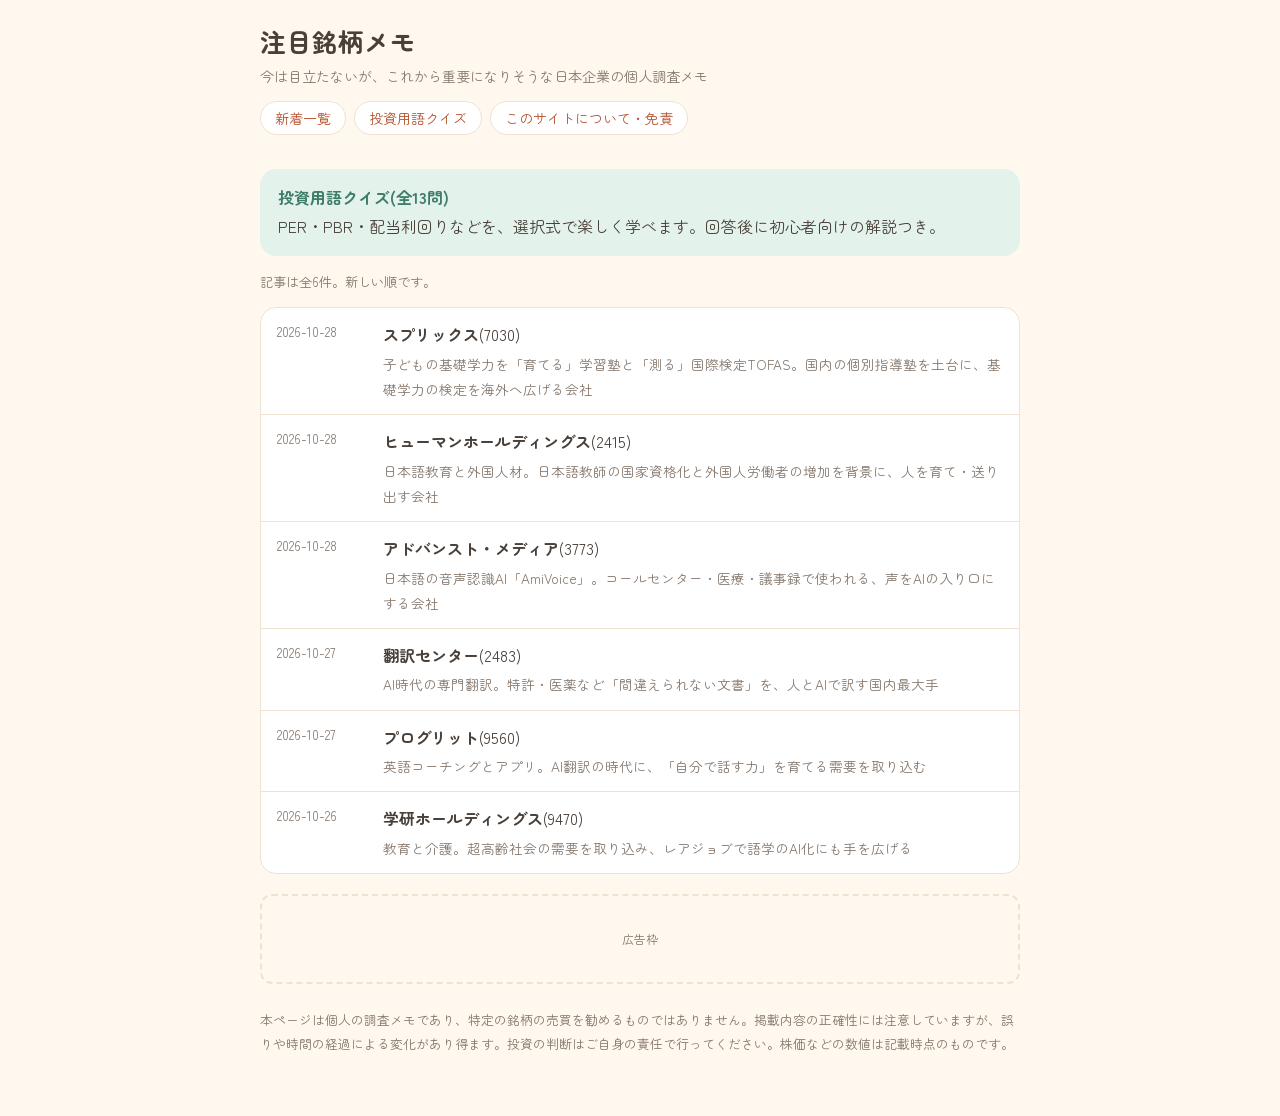
<file: docs/index.html>
<!doctype html><html lang="ja"><head><meta charset="utf-8"><meta name="viewport" content="width=device-width,initial-scale=1"><title>注目銘柄メモ</title><meta name="description" content="今は目立たないが、これから重要になりそうな日本企業の個人調査メモ"><link rel="preconnect" href="https://fonts.googleapis.com"><link rel="preconnect" href="https://fonts.gstatic.com" crossorigin><link rel="stylesheet" href="https://fonts.googleapis.com/css2?family=Zen+Maru+Gothic:wght@400;500;700&display=swap"><link rel="stylesheet" href="style.css"></head><body><div class="wrap"><header><h1><a href="index.html">注目銘柄メモ</a></h1><p class="tag">今は目立たないが、これから重要になりそうな日本企業の個人調査メモ</p><nav class="links"><a href="index.html">新着一覧</a><a href="quiz/index.html">投資用語クイズ</a><a href="about.html">このサイトについて・免責</a></nav></header><a class="teaser" href="quiz/index.html"><b>投資用語クイズ(全13問)</b><br>PER・PBR・配当利回りなどを、選択式で楽しく学べます。回答後に初心者向けの解説つき。</a><p class="note" style="margin-top:14px">記事は全6件。新しい順です。</p><nav class="list"><a href="posts/20261028-3.html"><span class="d">2026-10-28</span><span><b>スプリックス</b>(7030)</span><span class="t">子どもの基礎学力を「育てる」学習塾と「測る」国際検定TOFAS。国内の個別指導塾を土台に、基礎学力の検定を海外へ広げる会社</span></a><a href="posts/20261028-2.html"><span class="d">2026-10-28</span><span><b>ヒューマンホールディングス</b>(2415)</span><span class="t">日本語教育と外国人材。日本語教師の国家資格化と外国人労働者の増加を背景に、人を育て・送り出す会社</span></a><a href="posts/20261028.html"><span class="d">2026-10-28</span><span><b>アドバンスト・メディア</b>(3773)</span><span class="t">日本語の音声認識AI「AmiVoice」。コールセンター・医療・議事録で使われる、声をAIの入り口にする会社</span></a><a href="posts/20261027-2.html"><span class="d">2026-10-27</span><span><b>翻訳センター</b>(2483)</span><span class="t">AI時代の専門翻訳。特許・医薬など「間違えられない文書」を、人とAIで訳す国内最大手</span></a><a href="posts/20261027.html"><span class="d">2026-10-27</span><span><b>プログリット</b>(9560)</span><span class="t">英語コーチングとアプリ。AI翻訳の時代に、「自分で話す力」を育てる需要を取り込む</span></a><a href="posts/20261026.html"><span class="d">2026-10-26</span><span><b>学研ホールディングス</b>(9470)</span><span class="t">教育と介護。超高齢社会の需要を取り込み、レアジョブで語学のAI化にも手を広げる</span></a></nav><aside class="ad" aria-label="広告"><!-- AdSense承認後、ここに広告コードを貼る --><span>広告枠</span></aside><footer><p>本ページは個人の調査メモであり、特定の銘柄の売買を勧めるものではありません。掲載内容の正確性には注意していますが、誤りや時間の経過による変化があり得ます。投資の判断はご自身の責任で行ってください。株価などの数値は記載時点のものです。</p></footer></div></body></html>
</file>
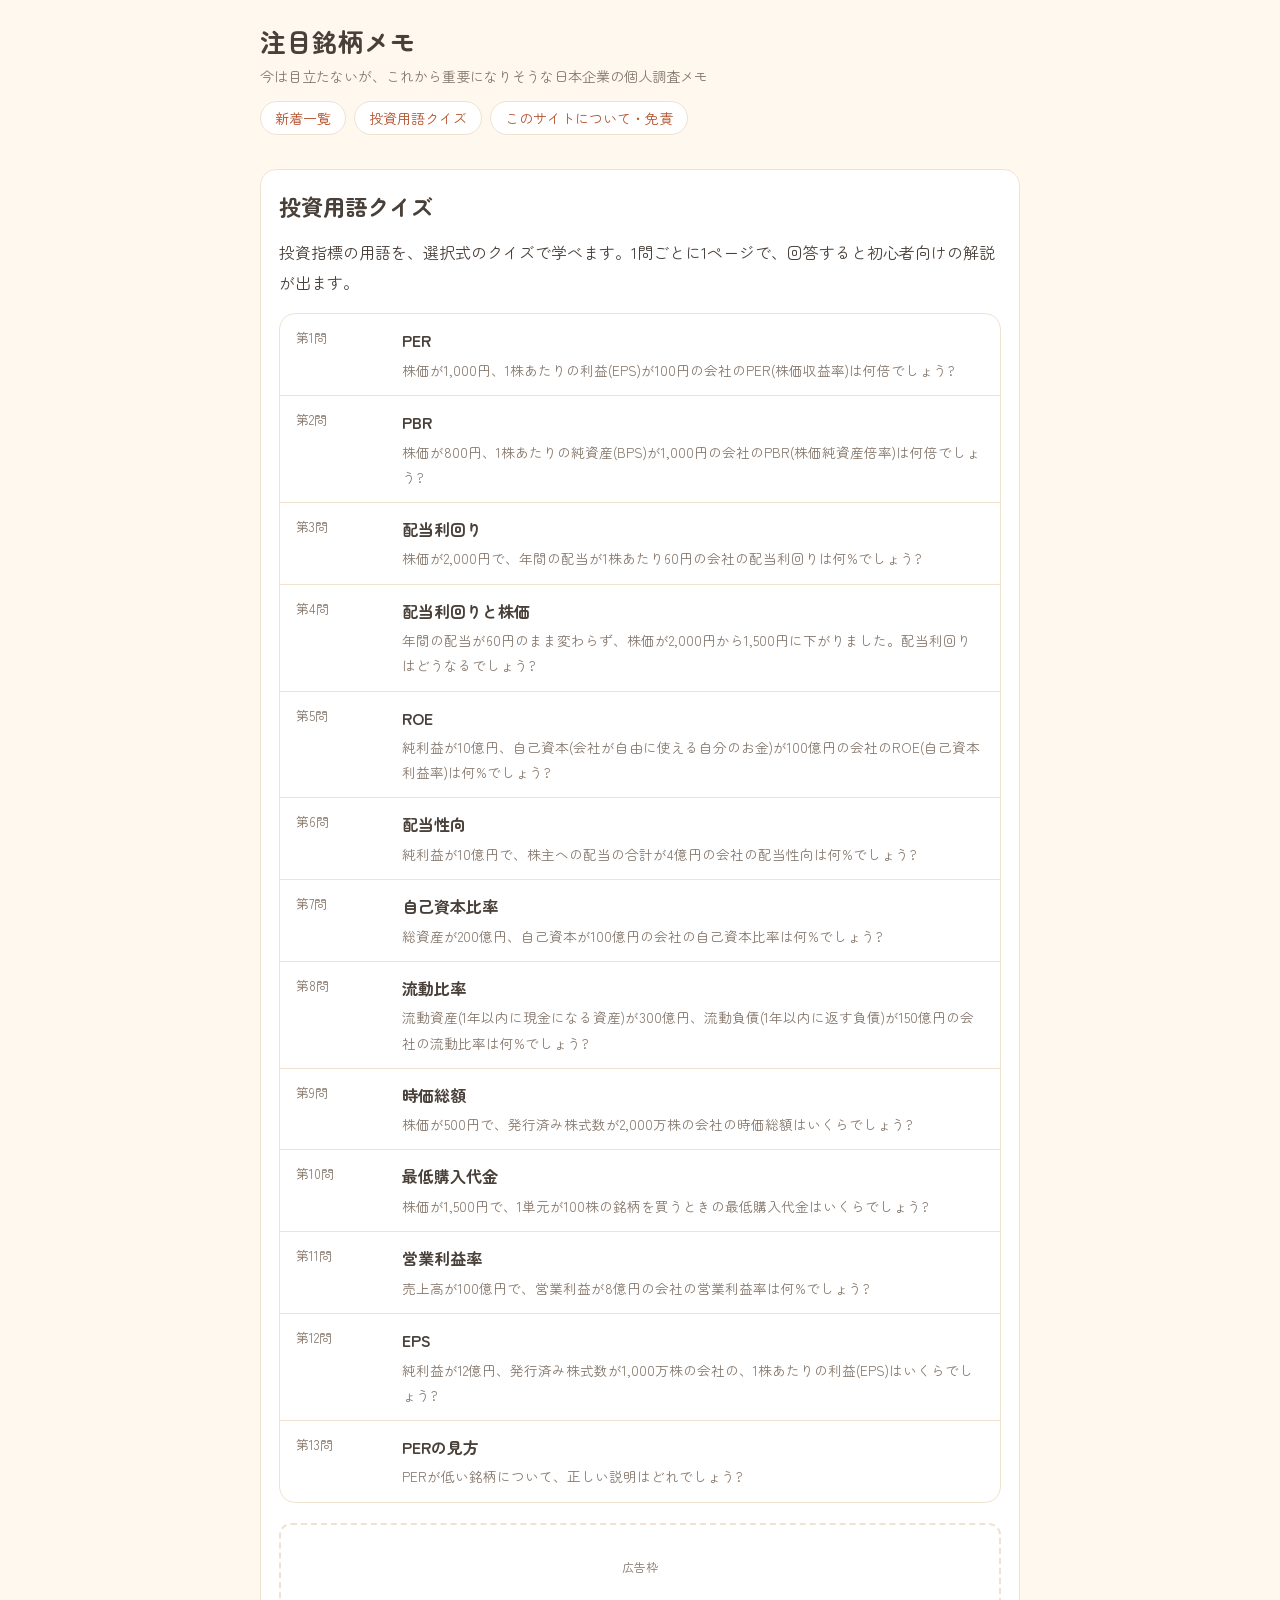
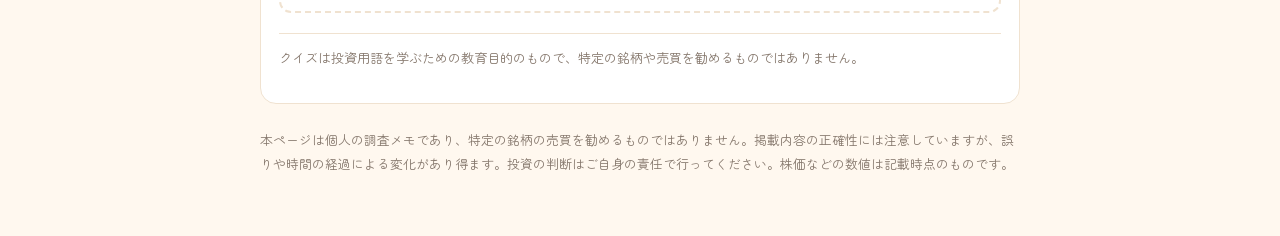
<file: docs/quiz/index.html>
<!doctype html><html lang="ja"><head><meta charset="utf-8"><meta name="viewport" content="width=device-width,initial-scale=1"><title>投資用語クイズ | 注目銘柄メモ</title><meta name="description" content="今は目立たないが、これから重要になりそうな日本企業の個人調査メモ"><link rel="preconnect" href="https://fonts.googleapis.com"><link rel="preconnect" href="https://fonts.gstatic.com" crossorigin><link rel="stylesheet" href="https://fonts.googleapis.com/css2?family=Zen+Maru+Gothic:wght@400;500;700&display=swap"><link rel="stylesheet" href="../style.css"></head><body><div class="wrap"><header><h1><a href="../index.html">注目銘柄メモ</a></h1><p class="tag">今は目立たないが、これから重要になりそうな日本企業の個人調査メモ</p><nav class="links"><a href="../index.html">新着一覧</a><a href="../quiz/index.html">投資用語クイズ</a><a href="../about.html">このサイトについて・免責</a></nav></header><article><h2>投資用語クイズ</h2><p>投資指標の用語を、選択式のクイズで学べます。1問ごとに1ページで、回答すると初心者向けの解説が出ます。</p><nav class="list"><a href="q01.html"><span class="d">第1問</span><span><b>PER</b></span><span class="t">株価が1,000円、1株あたりの利益(EPS)が100円の会社のPER(株価収益率)は何倍でしょう?</span></a><a href="q02.html"><span class="d">第2問</span><span><b>PBR</b></span><span class="t">株価が800円、1株あたりの純資産(BPS)が1,000円の会社のPBR(株価純資産倍率)は何倍でしょう?</span></a><a href="q03.html"><span class="d">第3問</span><span><b>配当利回り</b></span><span class="t">株価が2,000円で、年間の配当が1株あたり60円の会社の配当利回りは何%でしょう?</span></a><a href="q04.html"><span class="d">第4問</span><span><b>配当利回りと株価</b></span><span class="t">年間の配当が60円のまま変わらず、株価が2,000円から1,500円に下がりました。配当利回りはどうなるでしょう?</span></a><a href="q05.html"><span class="d">第5問</span><span><b>ROE</b></span><span class="t">純利益が10億円、自己資本(会社が自由に使える自分のお金)が100億円の会社のROE(自己資本利益率)は何%でしょう?</span></a><a href="q06.html"><span class="d">第6問</span><span><b>配当性向</b></span><span class="t">純利益が10億円で、株主への配当の合計が4億円の会社の配当性向は何%でしょう?</span></a><a href="q07.html"><span class="d">第7問</span><span><b>自己資本比率</b></span><span class="t">総資産が200億円、自己資本が100億円の会社の自己資本比率は何%でしょう?</span></a><a href="q08.html"><span class="d">第8問</span><span><b>流動比率</b></span><span class="t">流動資産(1年以内に現金になる資産)が300億円、流動負債(1年以内に返す負債)が150億円の会社の流動比率は何%でしょう?</span></a><a href="q09.html"><span class="d">第9問</span><span><b>時価総額</b></span><span class="t">株価が500円で、発行済み株式数が2,000万株の会社の時価総額はいくらでしょう?</span></a><a href="q10.html"><span class="d">第10問</span><span><b>最低購入代金</b></span><span class="t">株価が1,500円で、1単元が100株の銘柄を買うときの最低購入代金はいくらでしょう?</span></a><a href="q11.html"><span class="d">第11問</span><span><b>営業利益率</b></span><span class="t">売上高が100億円で、営業利益が8億円の会社の営業利益率は何%でしょう?</span></a><a href="q12.html"><span class="d">第12問</span><span><b>EPS</b></span><span class="t">純利益が12億円、発行済み株式数が1,000万株の会社の、1株あたりの利益(EPS)はいくらでしょう?</span></a><a href="q13.html"><span class="d">第13問</span><span><b>PERの見方</b></span><span class="t">PERが低い銘柄について、正しい説明はどれでしょう?</span></a></nav><aside class="ad" aria-label="広告"><!-- AdSense承認後、ここに広告コードを貼る --><span>広告枠</span></aside><p class="disc">クイズは投資用語を学ぶための教育目的のもので、特定の銘柄や売買を勧めるものではありません。</p></article><footer><p>本ページは個人の調査メモであり、特定の銘柄の売買を勧めるものではありません。掲載内容の正確性には注意していますが、誤りや時間の経過による変化があり得ます。投資の判断はご自身の責任で行ってください。株価などの数値は記載時点のものです。</p></footer></div></body></html>
</file>
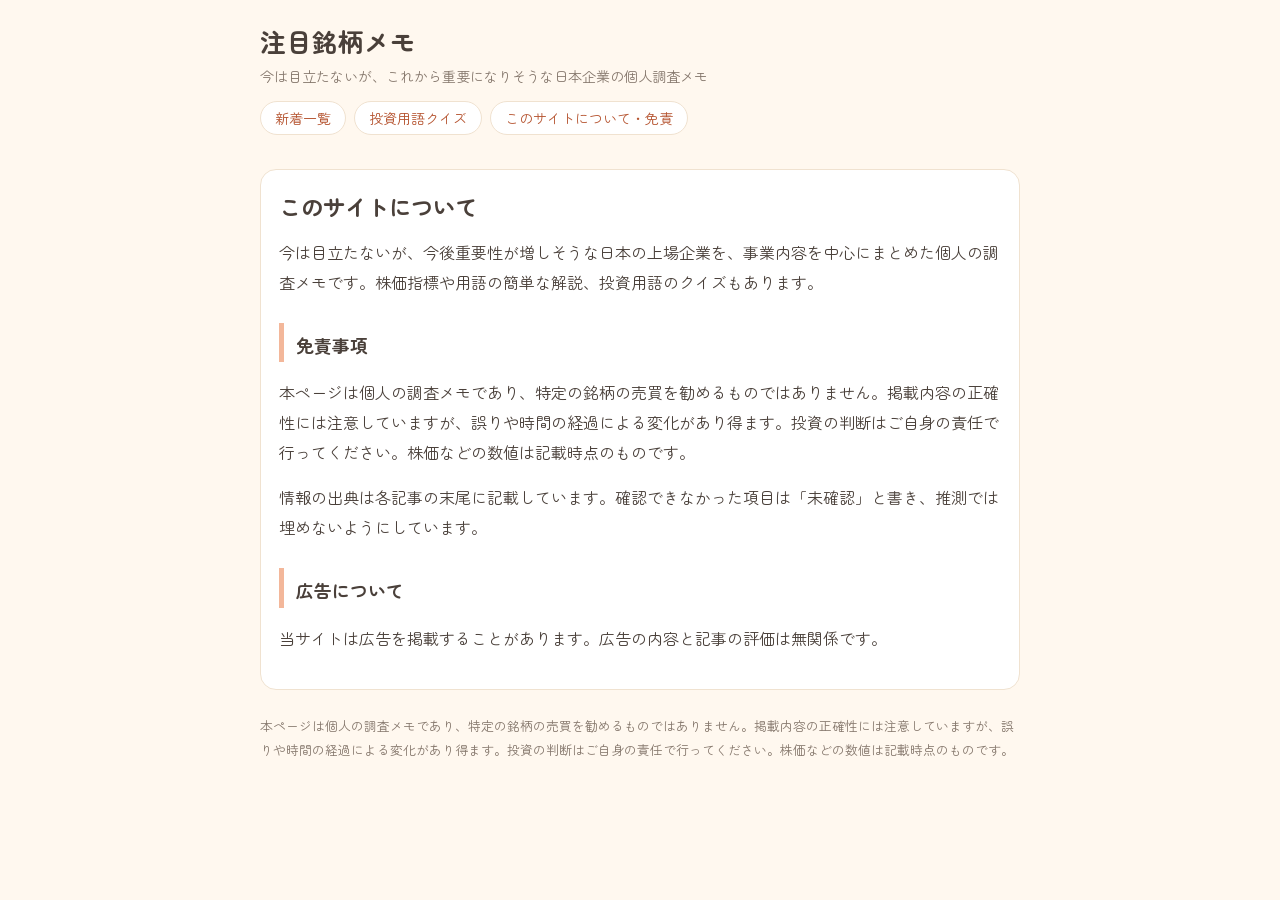
<file: docs/about.html>
<!doctype html><html lang="ja"><head><meta charset="utf-8"><meta name="viewport" content="width=device-width,initial-scale=1"><title>このサイトについて | 注目銘柄メモ</title><meta name="description" content="今は目立たないが、これから重要になりそうな日本企業の個人調査メモ"><link rel="preconnect" href="https://fonts.googleapis.com"><link rel="preconnect" href="https://fonts.gstatic.com" crossorigin><link rel="stylesheet" href="https://fonts.googleapis.com/css2?family=Zen+Maru+Gothic:wght@400;500;700&display=swap"><link rel="stylesheet" href="style.css"></head><body><div class="wrap"><header><h1><a href="index.html">注目銘柄メモ</a></h1><p class="tag">今は目立たないが、これから重要になりそうな日本企業の個人調査メモ</p><nav class="links"><a href="index.html">新着一覧</a><a href="quiz/index.html">投資用語クイズ</a><a href="about.html">このサイトについて・免責</a></nav></header><article><h2>このサイトについて</h2><p>今は目立たないが、今後重要性が増しそうな日本の上場企業を、事業内容を中心にまとめた個人の調査メモです。株価指標や用語の簡単な解説、投資用語のクイズもあります。</p><h3>免責事項</h3><p>本ページは個人の調査メモであり、特定の銘柄の売買を勧めるものではありません。掲載内容の正確性には注意していますが、誤りや時間の経過による変化があり得ます。投資の判断はご自身の責任で行ってください。株価などの数値は記載時点のものです。</p><p>情報の出典は各記事の末尾に記載しています。確認できなかった項目は「未確認」と書き、推測では埋めないようにしています。</p><h3>広告について</h3><p>当サイトは広告を掲載することがあります。広告の内容と記事の評価は無関係です。</p></article><footer><p>本ページは個人の調査メモであり、特定の銘柄の売買を勧めるものではありません。掲載内容の正確性には注意していますが、誤りや時間の経過による変化があり得ます。投資の判断はご自身の責任で行ってください。株価などの数値は記載時点のものです。</p></footer></div></body></html>
</file>
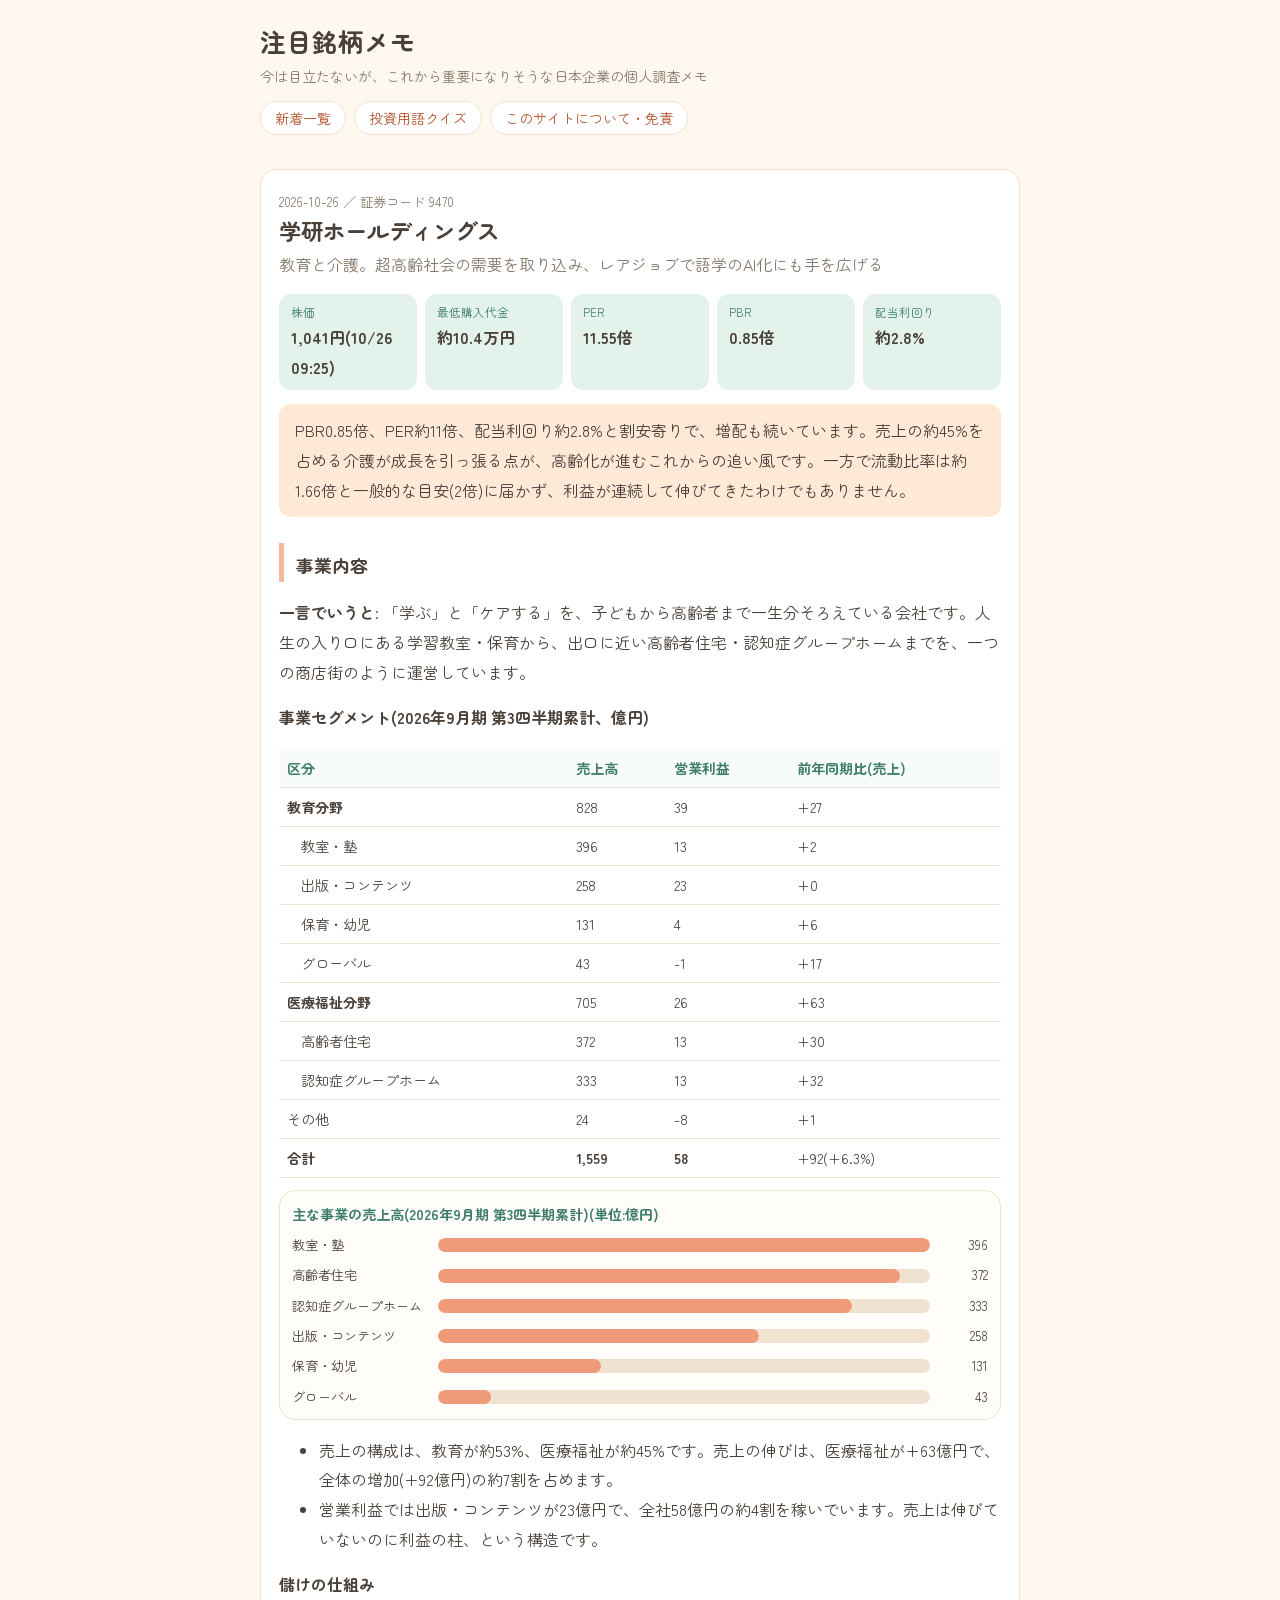
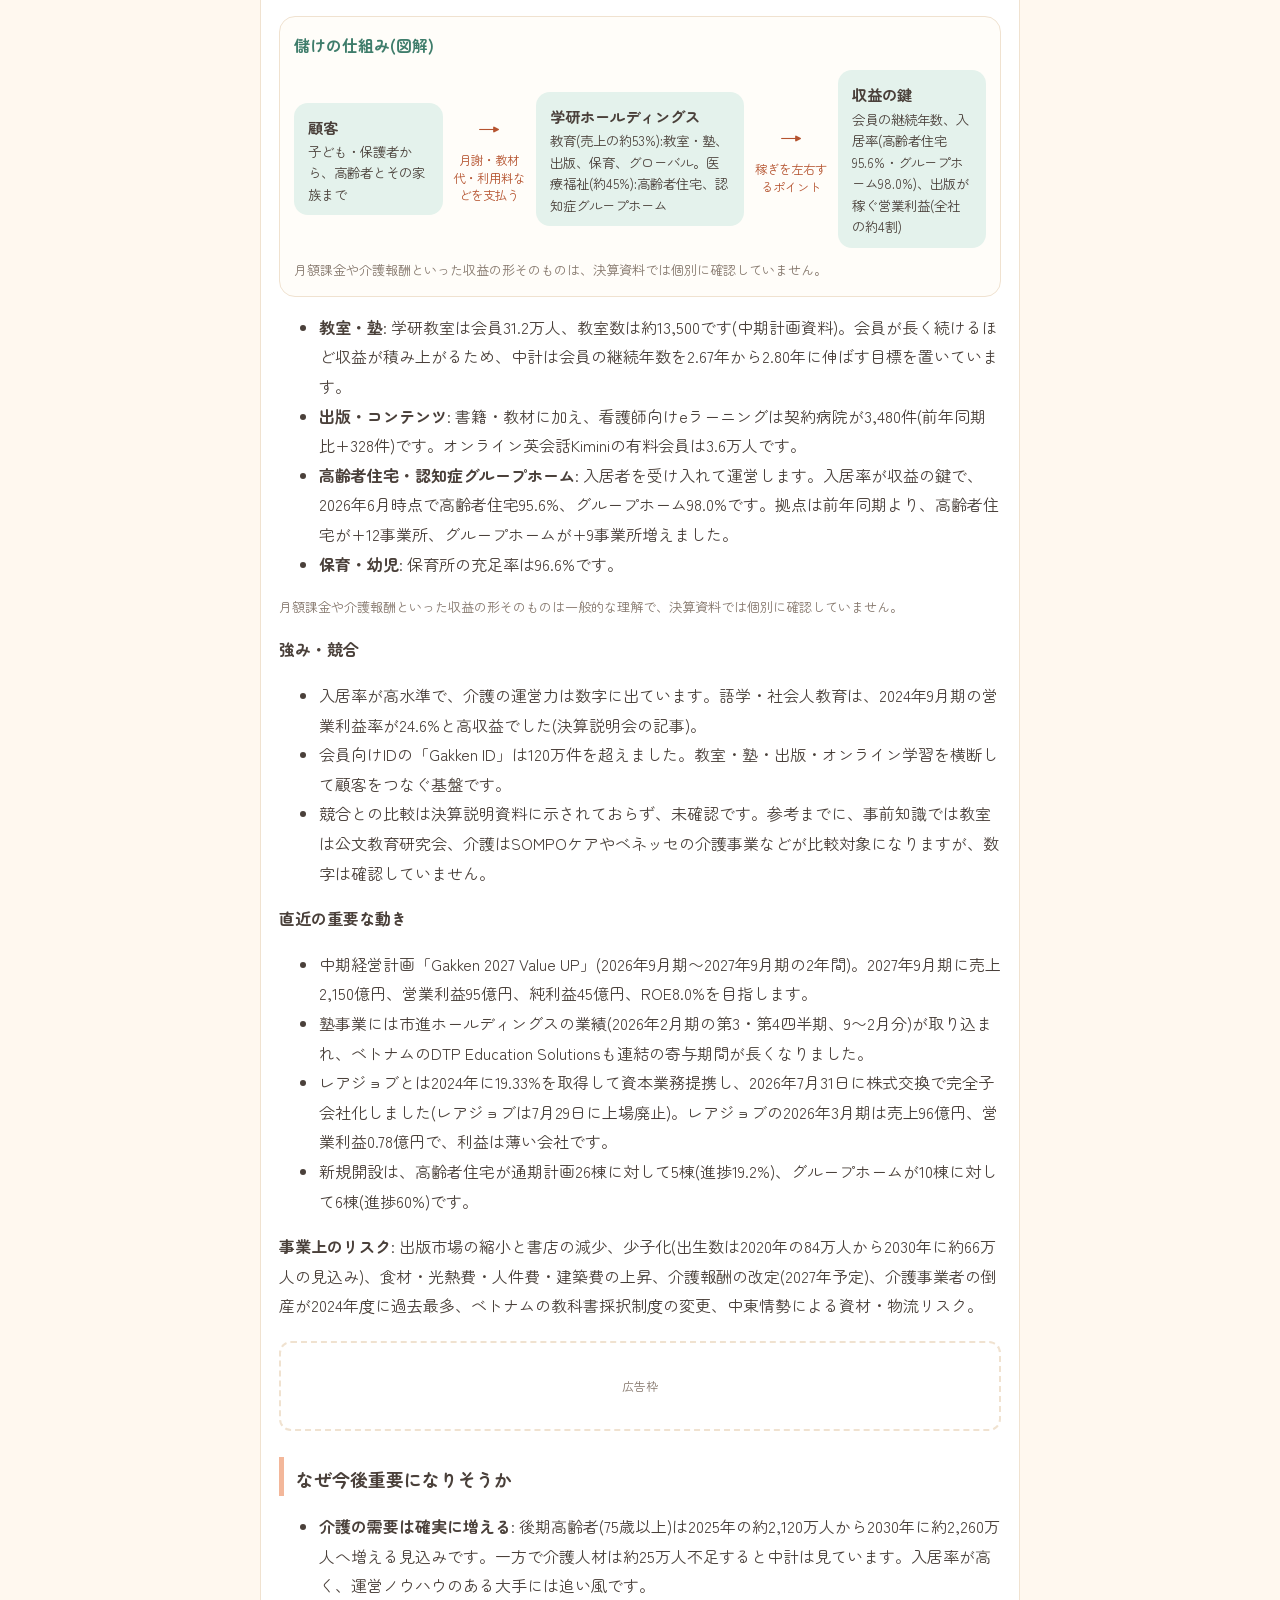
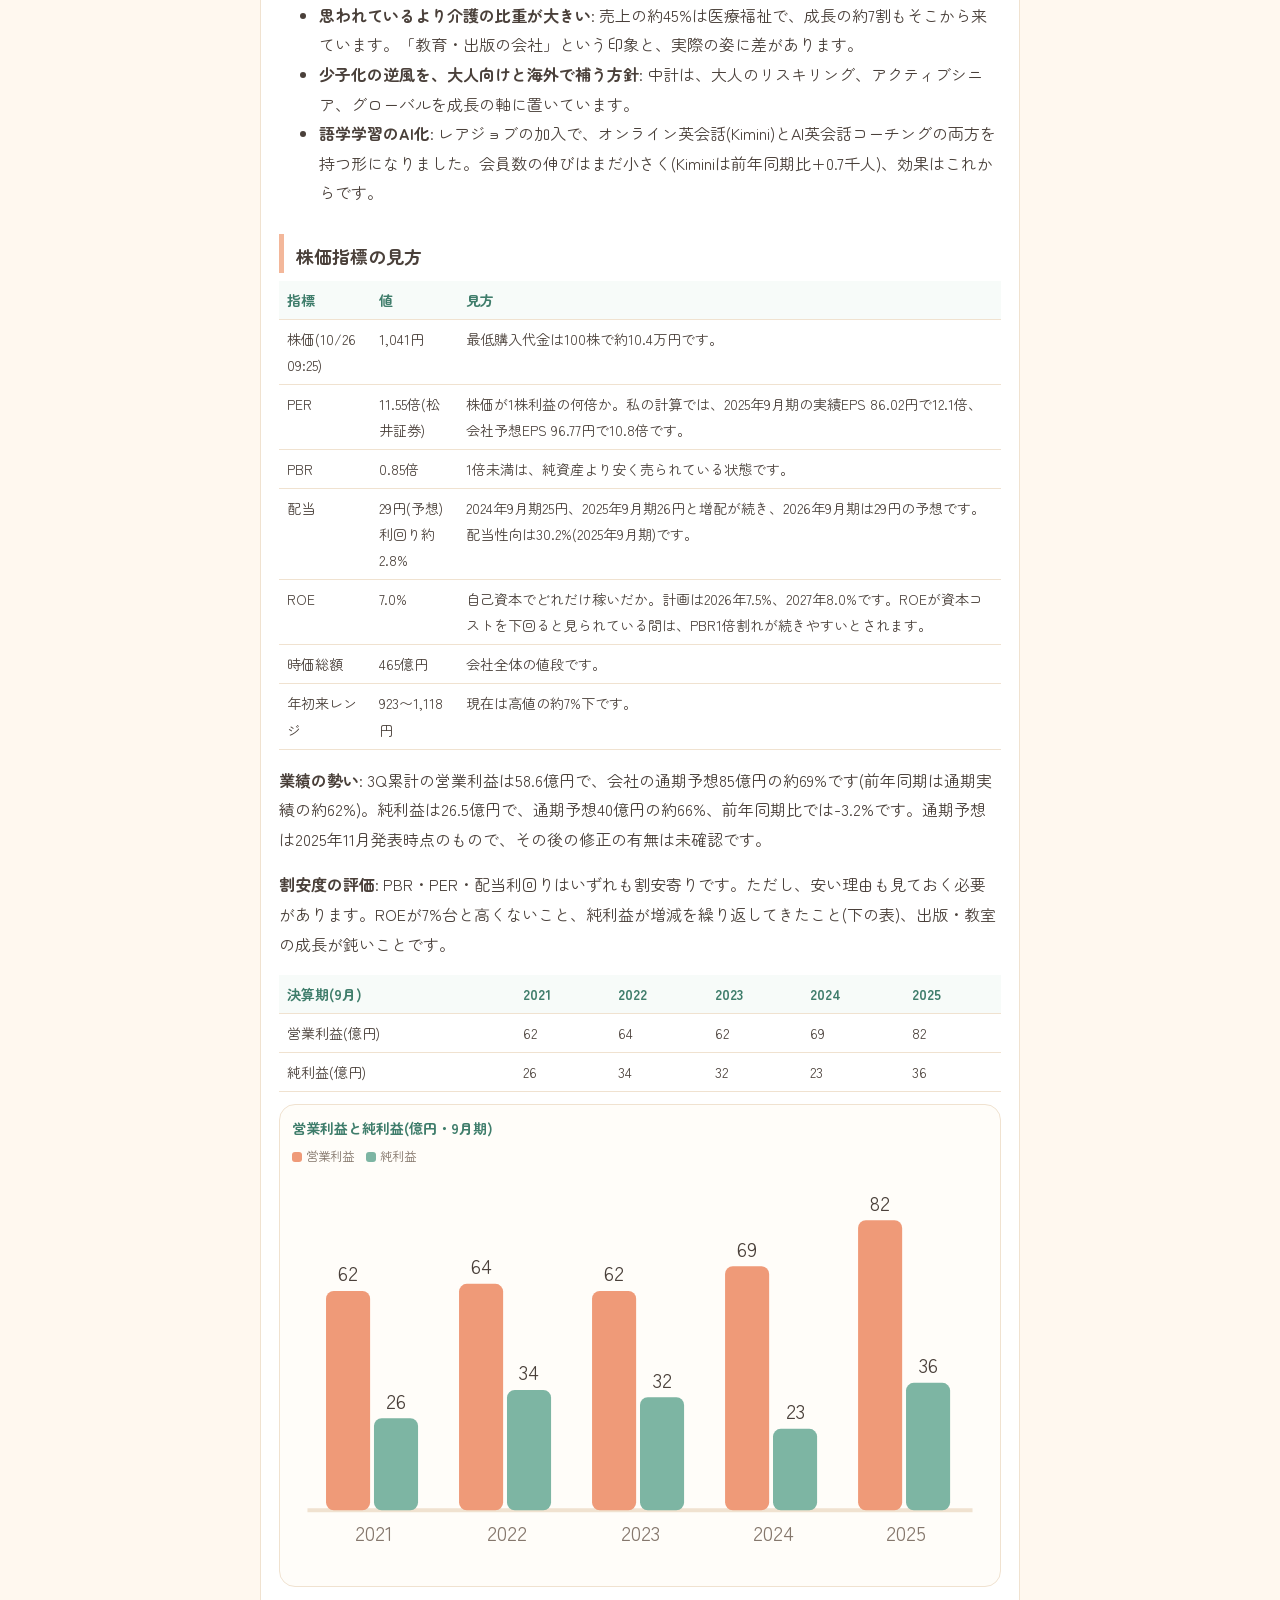
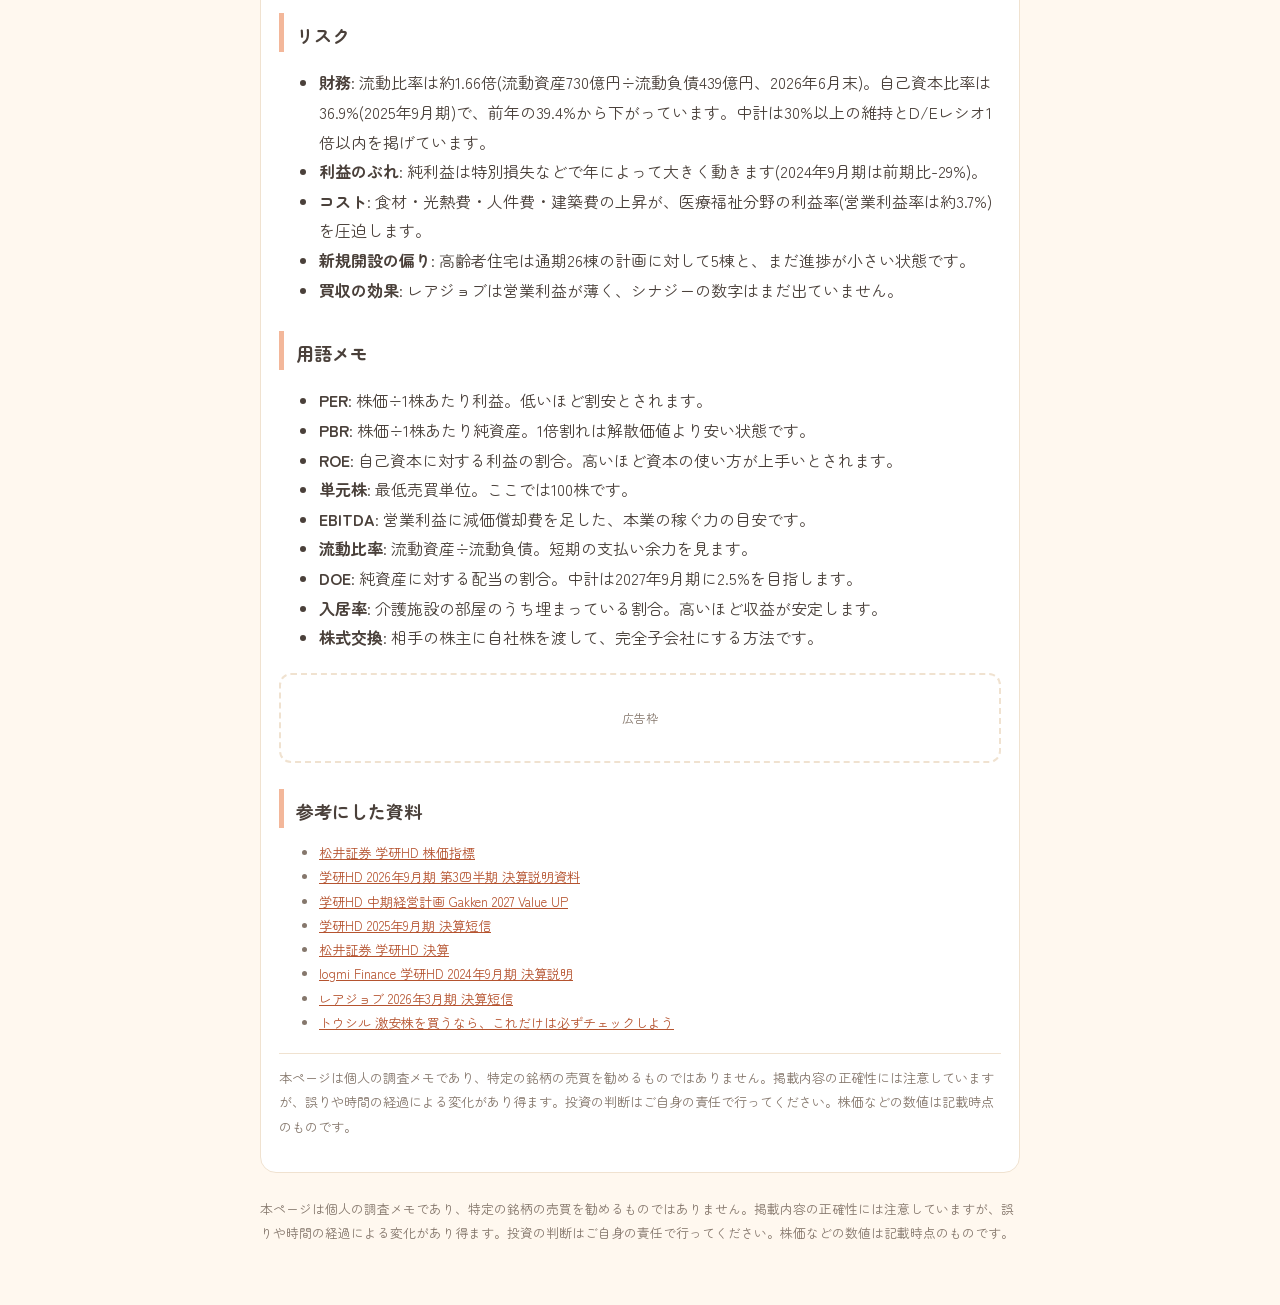
<file: docs/posts/20261026.html>
<!doctype html><html lang="ja"><head><meta charset="utf-8"><meta name="viewport" content="width=device-width,initial-scale=1"><title>学研ホールディングス(9470) | 注目銘柄メモ</title><meta name="description" content="教育と介護。超高齢社会の需要を取り込み、レアジョブで語学のAI化にも手を広げる"><link rel="preconnect" href="https://fonts.googleapis.com"><link rel="preconnect" href="https://fonts.gstatic.com" crossorigin><link rel="stylesheet" href="https://fonts.googleapis.com/css2?family=Zen+Maru+Gothic:wght@400;500;700&display=swap"><link rel="stylesheet" href="../style.css"></head><body><div class="wrap"><header><h1><a href="../index.html">注目銘柄メモ</a></h1><p class="tag">今は目立たないが、これから重要になりそうな日本企業の個人調査メモ</p><nav class="links"><a href="../index.html">新着一覧</a><a href="../quiz/index.html">投資用語クイズ</a><a href="../about.html">このサイトについて・免責</a></nav></header><article><div class="note">2026-10-26 ／ 証券コード 9470</div><h2>学研ホールディングス</h2><p class="theme">教育と介護。超高齢社会の需要を取り込み、レアジョブで語学のAI化にも手を広げる</p><dl class="stats"><div><dt>株価</dt><dd>1,041円(10/26 09:25)</dd></div><div><dt>最低購入代金</dt><dd>約10.4万円</dd></div><div><dt>PER</dt><dd>11.55倍</dd></div><div><dt>PBR</dt><dd>0.85倍</dd></div><div><dt>配当利回り</dt><dd>約2.8%</dd></div></dl><p class="concl">PBR0.85倍、PER約11倍、配当利回り約2.8%と割安寄りで、増配も続いています。売上の約45%を占める介護が成長を引っ張る点が、高齢化が進むこれからの追い風です。一方で流動比率は約1.66倍と一般的な目安(2倍)に届かず、利益が連続して伸びてきたわけでもありません。</p><h3>事業内容</h3><p><b>一言でいうと</b>: 「学ぶ」と「ケアする」を、子どもから高齢者まで一生分そろえている会社です。人生の入り口にある学習教室・保育から、出口に近い高齢者住宅・認知症グループホームまでを、一つの商店街のように運営しています。</p>
<p><b>事業セグメント(2026年9月期 第3四半期累計、億円)</b></p>
<div class="scroll"><table><thead><tr><th>区分</th><th>売上高</th><th>営業利益</th><th>前年同期比(売上)</th></tr></thead><tbody>
<tr><td><b>教育分野</b></td><td>828</td><td>39</td><td>+27</td></tr>
<tr><td>　教室・塾</td><td>396</td><td>13</td><td>+2</td></tr>
<tr><td>　出版・コンテンツ</td><td>258</td><td>23</td><td>+0</td></tr>
<tr><td>　保育・幼児</td><td>131</td><td>4</td><td>+6</td></tr>
<tr><td>　グローバル</td><td>43</td><td>-1</td><td>+17</td></tr>
<tr><td><b>医療福祉分野</b></td><td>705</td><td>26</td><td>+63</td></tr>
<tr><td>　高齢者住宅</td><td>372</td><td>13</td><td>+30</td></tr>
<tr><td>　認知症グループホーム</td><td>333</td><td>13</td><td>+32</td></tr>
<tr><td>その他</td><td>24</td><td>-8</td><td>+1</td></tr>
<tr><td><b>合計</b></td><td><b>1,559</b></td><td><b>58</b></td><td>+92(+6.3%)</td></tr>
</tbody></table></div><div class="charts"><div class="chart"><h5>主な事業の売上高(2026年9月期 第3四半期累計)(単位:億円)</h5><div class="hbar"><div class="row"><span class="l">教室・塾</span><span class="bar"><i style="width:100.0%"></i></span><span class="v">396</span></div><div class="row"><span class="l">高齢者住宅</span><span class="bar"><i style="width:93.9%"></i></span><span class="v">372</span></div><div class="row"><span class="l">認知症グループホーム</span><span class="bar"><i style="width:84.1%"></i></span><span class="v">333</span></div><div class="row"><span class="l">出版・コンテンツ</span><span class="bar"><i style="width:65.2%"></i></span><span class="v">258</span></div><div class="row"><span class="l">保育・幼児</span><span class="bar"><i style="width:33.1%"></i></span><span class="v">131</span></div><div class="row"><span class="l">グローバル</span><span class="bar"><i style="width:10.9%"></i></span><span class="v">43</span></div></div></div></div>
<ul>
<li>売上の構成は、教育が約53%、医療福祉が約45%です。売上の伸びは、医療福祉が+63億円で、全体の増加(+92億円)の約7割を占めます。</li>
<li>営業利益では出版・コンテンツが23億円で、全社58億円の約4割を稼いでいます。売上は伸びていないのに利益の柱、という構造です。</li>
</ul>
<p><b>儲けの仕組み</b></p><figure class="flow"><figcaption>儲けの仕組み(図解)</figcaption><div class="steps"><div class="box"><b>顧客</b><span>子ども・保護者から、高齢者とその家族まで</span></div><div class="arrow"><span class="ar" aria-hidden="true"></span><em>月謝・教材代・利用料などを支払う</em></div><div class="box"><b>学研ホールディングス</b><span>教育(売上の約53%):教室・塾、出版、保育、グローバル。医療福祉(約45%):高齢者住宅、認知症グループホーム</span></div><div class="arrow"><span class="ar" aria-hidden="true"></span><em>稼ぎを左右するポイント</em></div><div class="box"><b>収益の鍵</b><span>会員の継続年数、入居率(高齢者住宅95.6%・グループホーム98.0%)、出版が稼ぐ営業利益(全社の約4割)</span></div></div><p class="fnote">月額課金や介護報酬といった収益の形そのものは、決算資料では個別に確認していません。</p></figure>
<ul>
<li><b>教室・塾</b>: 学研教室は会員31.2万人、教室数は約13,500です(中期計画資料)。会員が長く続けるほど収益が積み上がるため、中計は会員の継続年数を2.67年から2.80年に伸ばす目標を置いています。</li>
<li><b>出版・コンテンツ</b>: 書籍・教材に加え、看護師向けeラーニングは契約病院が3,480件(前年同期比+328件)です。オンライン英会話Kiminiの有料会員は3.6万人です。</li>
<li><b>高齢者住宅・認知症グループホーム</b>: 入居者を受け入れて運営します。入居率が収益の鍵で、2026年6月時点で高齢者住宅95.6%、グループホーム98.0%です。拠点は前年同期より、高齢者住宅が+12事業所、グループホームが+9事業所増えました。</li>
<li><b>保育・幼児</b>: 保育所の充足率は96.6%です。</li>
</ul>
<p class="note">月額課金や介護報酬といった収益の形そのものは一般的な理解で、決算資料では個別に確認していません。</p>
<p><b>強み・競合</b></p>
<ul>
<li>入居率が高水準で、介護の運営力は数字に出ています。語学・社会人教育は、2024年9月期の営業利益率が24.6%と高収益でした(決算説明会の記事)。</li>
<li>会員向けIDの「Gakken ID」は120万件を超えました。教室・塾・出版・オンライン学習を横断して顧客をつなぐ基盤です。</li>
<li>競合との比較は決算説明資料に示されておらず、未確認です。参考までに、事前知識では教室は公文教育研究会、介護はSOMPOケアやベネッセの介護事業などが比較対象になりますが、数字は確認していません。</li>
</ul>
<p><b>直近の重要な動き</b></p>
<ul>
<li>中期経営計画「Gakken 2027 Value UP」(2026年9月期〜2027年9月期の2年間)。2027年9月期に売上2,150億円、営業利益95億円、純利益45億円、ROE8.0%を目指します。</li>
<li>塾事業には市進ホールディングスの業績(2026年2月期の第3・第4四半期、9〜2月分)が取り込まれ、ベトナムのDTP Education Solutionsも連結の寄与期間が長くなりました。</li>
<li>レアジョブとは2024年に19.33%を取得して資本業務提携し、2026年7月31日に株式交換で完全子会社化しました(レアジョブは7月29日に上場廃止)。レアジョブの2026年3月期は売上96億円、営業利益0.78億円で、利益は薄い会社です。</li>
<li>新規開設は、高齢者住宅が通期計画26棟に対して5棟(進捗19.2%)、グループホームが10棟に対して6棟(進捗60%)です。</li>
</ul>
<p><b>事業上のリスク</b>: 出版市場の縮小と書店の減少、少子化(出生数は2020年の84万人から2030年に約66万人の見込み)、食材・光熱費・人件費・建築費の上昇、介護報酬の改定(2027年予定)、介護事業者の倒産が2024年度に過去最多、ベトナムの教科書採択制度の変更、中東情勢による資材・物流リスク。</p><aside class="ad" aria-label="広告"><!-- AdSense承認後、ここに広告コードを貼る --><span>広告枠</span></aside><h3>なぜ今後重要になりそうか</h3><ul>
<li><b>介護の需要は確実に増える</b>: 後期高齢者(75歳以上)は2025年の約2,120万人から2030年に約2,260万人へ増える見込みです。一方で介護人材は約25万人不足すると中計は見ています。入居率が高く、運営ノウハウのある大手には追い風です。</li>
<li><b>思われているより介護の比重が大きい</b>: 売上の約45%は医療福祉で、成長の約7割もそこから来ています。「教育・出版の会社」という印象と、実際の姿に差があります。</li>
<li><b>少子化の逆風を、大人向けと海外で補う方針</b>: 中計は、大人のリスキリング、アクティブシニア、グローバルを成長の軸に置いています。</li>
<li><b>語学学習のAI化</b>: レアジョブの加入で、オンライン英会話(Kimini)とAI英会話コーチングの両方を持つ形になりました。会員数の伸びはまだ小さく(Kiminiは前年同期比+0.7千人)、効果はこれからです。</li>
</ul><h3>株価指標の見方</h3><div class="scroll"><table><thead><tr><th>指標</th><th>値</th><th>見方</th></tr></thead><tbody>
<tr><td>株価(10/26 09:25)</td><td>1,041円</td><td>最低購入代金は100株で約10.4万円です。</td></tr>
<tr><td>PER</td><td>11.55倍(松井証券)</td><td>株価が1株利益の何倍か。私の計算では、2025年9月期の実績EPS 86.02円で12.1倍、会社予想EPS 96.77円で10.8倍です。</td></tr>
<tr><td>PBR</td><td>0.85倍</td><td>1倍未満は、純資産より安く売られている状態です。</td></tr>
<tr><td>配当</td><td>29円(予想)<br>利回り約2.8%</td><td>2024年9月期25円、2025年9月期26円と増配が続き、2026年9月期は29円の予想です。配当性向は30.2%(2025年9月期)です。</td></tr>
<tr><td>ROE</td><td>7.0%</td><td>自己資本でどれだけ稼いだか。計画は2026年7.5%、2027年8.0%です。ROEが資本コストを下回ると見られている間は、PBR1倍割れが続きやすいとされます。</td></tr>
<tr><td>時価総額</td><td>465億円</td><td>会社全体の値段です。</td></tr>
<tr><td>年初来レンジ</td><td>923〜1,118円</td><td>現在は高値の約7%下です。</td></tr>
</tbody></table></div>
<p><b>業績の勢い</b>: 3Q累計の営業利益は58.6億円で、会社の通期予想85億円の約69%です(前年同期は通期実績の約62%)。純利益は26.5億円で、通期予想40億円の約66%、前年同期比では-3.2%です。通期予想は2025年11月発表時点のもので、その後の修正の有無は未確認です。</p>
<p><b>割安度の評価</b>: PBR・PER・配当利回りはいずれも割安寄りです。ただし、安い理由も見ておく必要があります。ROEが7%台と高くないこと、純利益が増減を繰り返してきたこと(下の表)、出版・教室の成長が鈍いことです。</p>
<div class="scroll"><table><thead><tr><th>決算期(9月)</th><th>2021</th><th>2022</th><th>2023</th><th>2024</th><th>2025</th></tr></thead><tbody>
<tr><td>営業利益(億円)</td><td>62</td><td>64</td><td>62</td><td>69</td><td>82</td></tr>
<tr><td>純利益(億円)</td><td>26</td><td>34</td><td>32</td><td>23</td><td>36</td></tr>
</tbody></table></div><div class="charts"><div class="chart"><h5>営業利益と純利益(億円・9月期)</h5><div class="legend"><span><i style="background:#ef9a78"></i>営業利益</span><span><i style="background:#7db5a3"></i>純利益</span></div><svg viewBox="0 0 360 210" role="img" aria-label="営業利益と純利益(億円・9月期)の棒グラフ"><line x1="8" y1="176" x2="352" y2="176" stroke="#f0e2d0" stroke-width="2"/><rect x="17.6" y="62.6" width="22.8" height="113.4" rx="4" fill="#ef9a78"/><text x="29.0" y="57.6" text-anchor="middle" font-size="10.5" fill="#4a403a">62</text><rect x="42.4" y="128.4" width="22.8" height="47.6" rx="4" fill="#7db5a3"/><text x="53.8" y="123.4" text-anchor="middle" font-size="10.5" fill="#4a403a">26</text><text x="42.4" y="192" text-anchor="middle" font-size="10.5" fill="#85776c">2021</text><rect x="86.4" y="58.9" width="22.8" height="117.1" rx="4" fill="#ef9a78"/><text x="97.8" y="53.9" text-anchor="middle" font-size="10.5" fill="#4a403a">64</text><rect x="111.2" y="113.8" width="22.8" height="62.2" rx="4" fill="#7db5a3"/><text x="122.6" y="108.8" text-anchor="middle" font-size="10.5" fill="#4a403a">34</text><text x="111.2" y="192" text-anchor="middle" font-size="10.5" fill="#85776c">2022</text><rect x="155.2" y="62.6" width="22.8" height="113.4" rx="4" fill="#ef9a78"/><text x="166.6" y="57.6" text-anchor="middle" font-size="10.5" fill="#4a403a">62</text><rect x="180.0" y="117.5" width="22.8" height="58.5" rx="4" fill="#7db5a3"/><text x="191.4" y="112.5" text-anchor="middle" font-size="10.5" fill="#4a403a">32</text><text x="180.0" y="192" text-anchor="middle" font-size="10.5" fill="#85776c">2023</text><rect x="224.0" y="49.8" width="22.8" height="126.2" rx="4" fill="#ef9a78"/><text x="235.4" y="44.8" text-anchor="middle" font-size="10.5" fill="#4a403a">69</text><rect x="248.8" y="133.9" width="22.8" height="42.1" rx="4" fill="#7db5a3"/><text x="260.2" y="128.9" text-anchor="middle" font-size="10.5" fill="#4a403a">23</text><text x="248.8" y="192" text-anchor="middle" font-size="10.5" fill="#85776c">2024</text><rect x="292.8" y="26.0" width="22.8" height="150.0" rx="4" fill="#ef9a78"/><text x="304.2" y="21.0" text-anchor="middle" font-size="10.5" fill="#4a403a">82</text><rect x="317.6" y="110.1" width="22.8" height="65.9" rx="4" fill="#7db5a3"/><text x="329.0" y="105.1" text-anchor="middle" font-size="10.5" fill="#4a403a">36</text><text x="317.6" y="192" text-anchor="middle" font-size="10.5" fill="#85776c">2025</text></svg></div></div><h3>リスク</h3><ul>
<li><b>財務</b>: 流動比率は約1.66倍(流動資産730億円÷流動負債439億円、2026年6月末)。自己資本比率は36.9%(2025年9月期)で、前年の39.4%から下がっています。中計は30%以上の維持とD/Eレシオ1倍以内を掲げています。</li>
<li><b>利益のぶれ</b>: 純利益は特別損失などで年によって大きく動きます(2024年9月期は前期比-29%)。</li>
<li><b>コスト</b>: 食材・光熱費・人件費・建築費の上昇が、医療福祉分野の利益率(営業利益率は約3.7%)を圧迫します。</li>
<li><b>新規開設の偏り</b>: 高齢者住宅は通期26棟の計画に対して5棟と、まだ進捗が小さい状態です。</li>
<li><b>買収の効果</b>: レアジョブは営業利益が薄く、シナジーの数字はまだ出ていません。</li>
</ul><h3>用語メモ</h3><ul>
<li><b>PER</b>: 株価÷1株あたり利益。低いほど割安とされます。</li>
<li><b>PBR</b>: 株価÷1株あたり純資産。1倍割れは解散価値より安い状態です。</li>
<li><b>ROE</b>: 自己資本に対する利益の割合。高いほど資本の使い方が上手いとされます。</li>
<li><b>単元株</b>: 最低売買単位。ここでは100株です。</li>
<li><b>EBITDA</b>: 営業利益に減価償却費を足した、本業の稼ぐ力の目安です。</li>
<li><b>流動比率</b>: 流動資産÷流動負債。短期の支払い余力を見ます。</li>
<li><b>DOE</b>: 純資産に対する配当の割合。中計は2027年9月期に2.5%を目指します。</li>
<li><b>入居率</b>: 介護施設の部屋のうち埋まっている割合。高いほど収益が安定します。</li>
<li><b>株式交換</b>: 相手の株主に自社株を渡して、完全子会社にする方法です。</li>
</ul><aside class="ad" aria-label="広告"><!-- AdSense承認後、ここに広告コードを貼る --><span>広告枠</span></aside><h3>参考にした資料</h3><ul class="src"><li><a href="https://finance.matsui.co.jp/stock/9470/index" rel="noopener">松井証券 学研HD 株価指標</a></li><li><a href="https://www.gakken.co.jp/ja/ir/news/20260807_Briefing_Q3/main/0/link/Financial%20Results%20for%20the%20Nine%20Months%20Ended%20June%2030%2C%202026%20JP.pdf" rel="noopener">学研HD 2026年9月期 第3四半期 決算説明資料</a></li><li><a href="https://www.gakken.co.jp/ja/ir/news/news-251107_Gakken2027_ValueUP/main/0/link/Gakken%202027%20Medium-Term%20Management%20Plan%20Value%20UP.pdf" rel="noopener">学研HD 中期経営計画 Gakken 2027 Value UP</a></li><li><a href="https://www2.jpx.co.jp/disc/94700/081220251106590025_tse-acedjpsm-94700-20251107394700-ixbrl.htm" rel="noopener">学研HD 2025年9月期 決算短信</a></li><li><a href="https://finance.matsui.co.jp/stock/9470/settlement/index" rel="noopener">松井証券 学研HD 決算</a></li><li><a href="https://finance.logmi.jp/articles/380409" rel="noopener">logmi Finance 学研HD 2024年9月期 決算説明</a></li><li><a href="https://www2.jpx.co.jp/disc/60960/140120260515536904.pdf" rel="noopener">レアジョブ 2026年3月期 決算短信</a></li><li><a href="https://media.rakuten-sec.net/articles/print/46696" rel="noopener">トウシル 激安株を買うなら、これだけは必ずチェックしよう</a></li></ul><p class="disc">本ページは個人の調査メモであり、特定の銘柄の売買を勧めるものではありません。掲載内容の正確性には注意していますが、誤りや時間の経過による変化があり得ます。投資の判断はご自身の責任で行ってください。株価などの数値は記載時点のものです。</p></article><footer><p>本ページは個人の調査メモであり、特定の銘柄の売買を勧めるものではありません。掲載内容の正確性には注意していますが、誤りや時間の経過による変化があり得ます。投資の判断はご自身の責任で行ってください。株価などの数値は記載時点のものです。</p></footer></div></body></html>
</file>
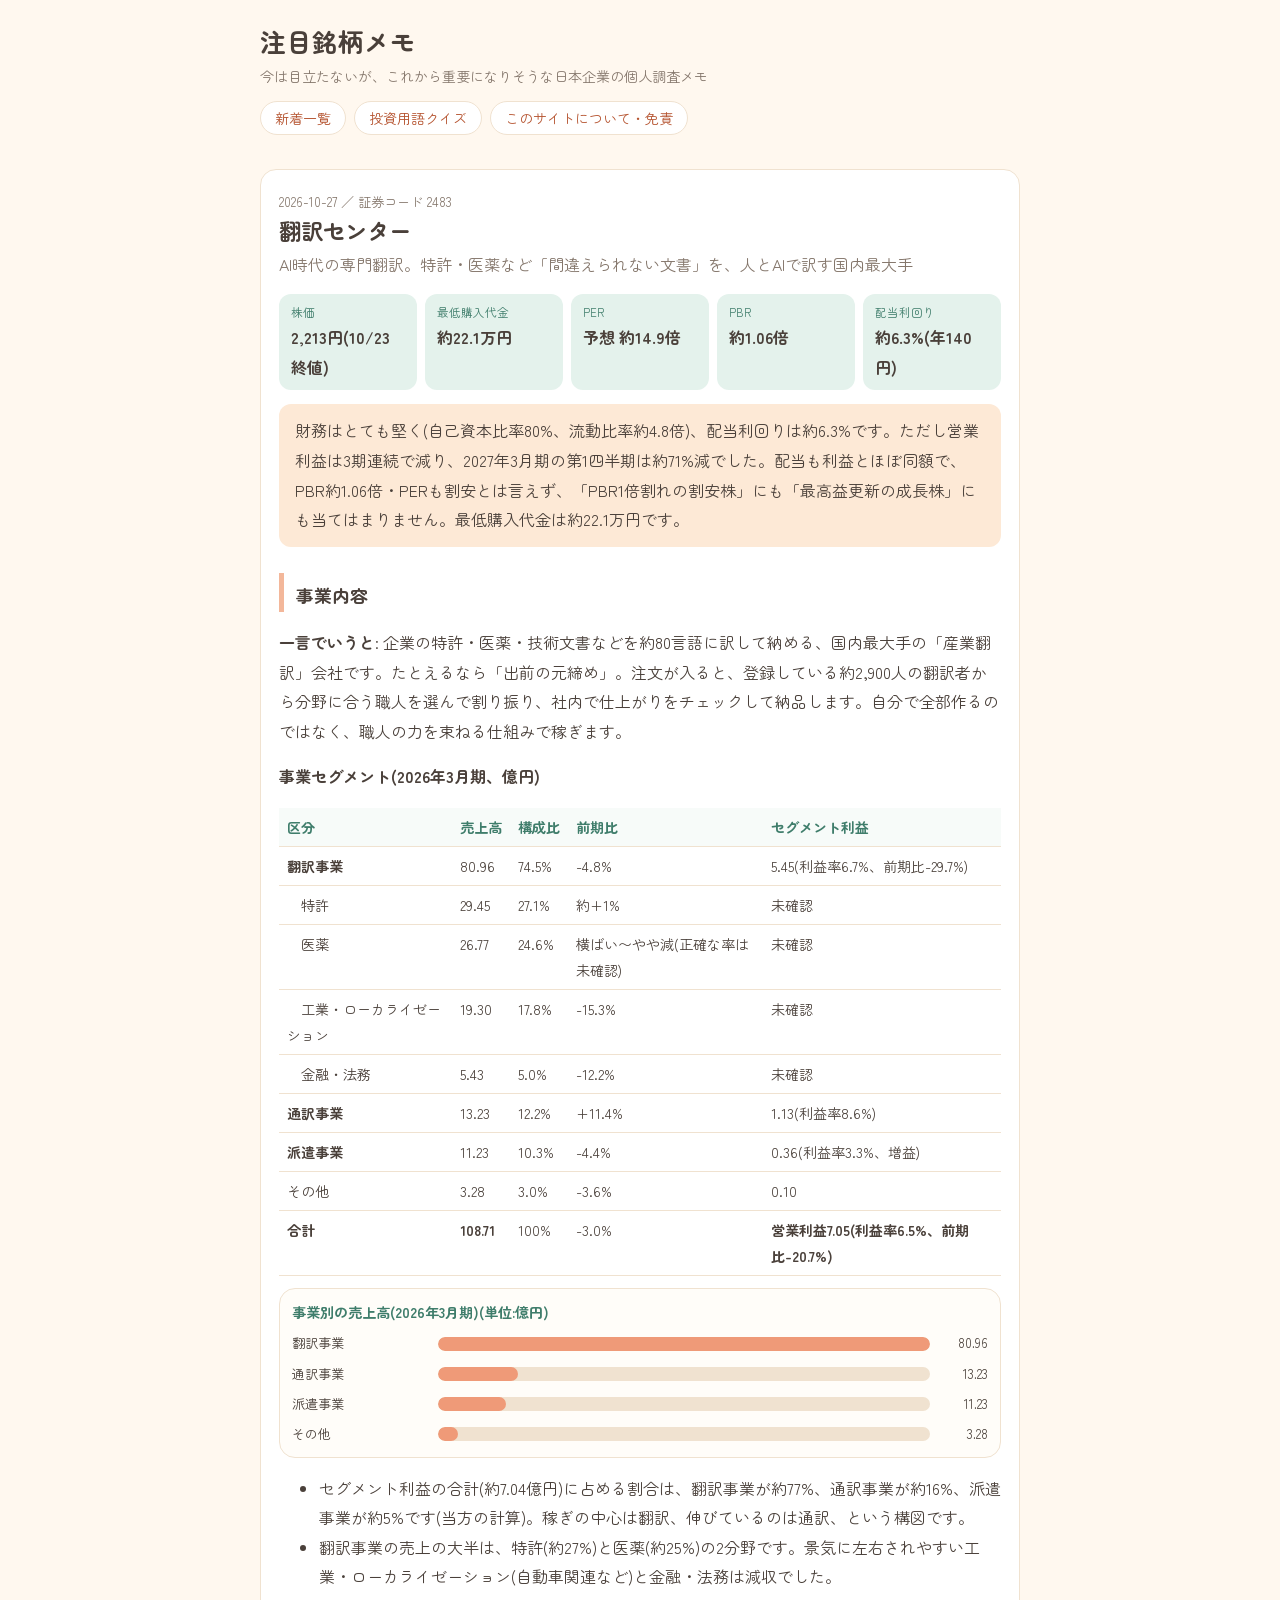
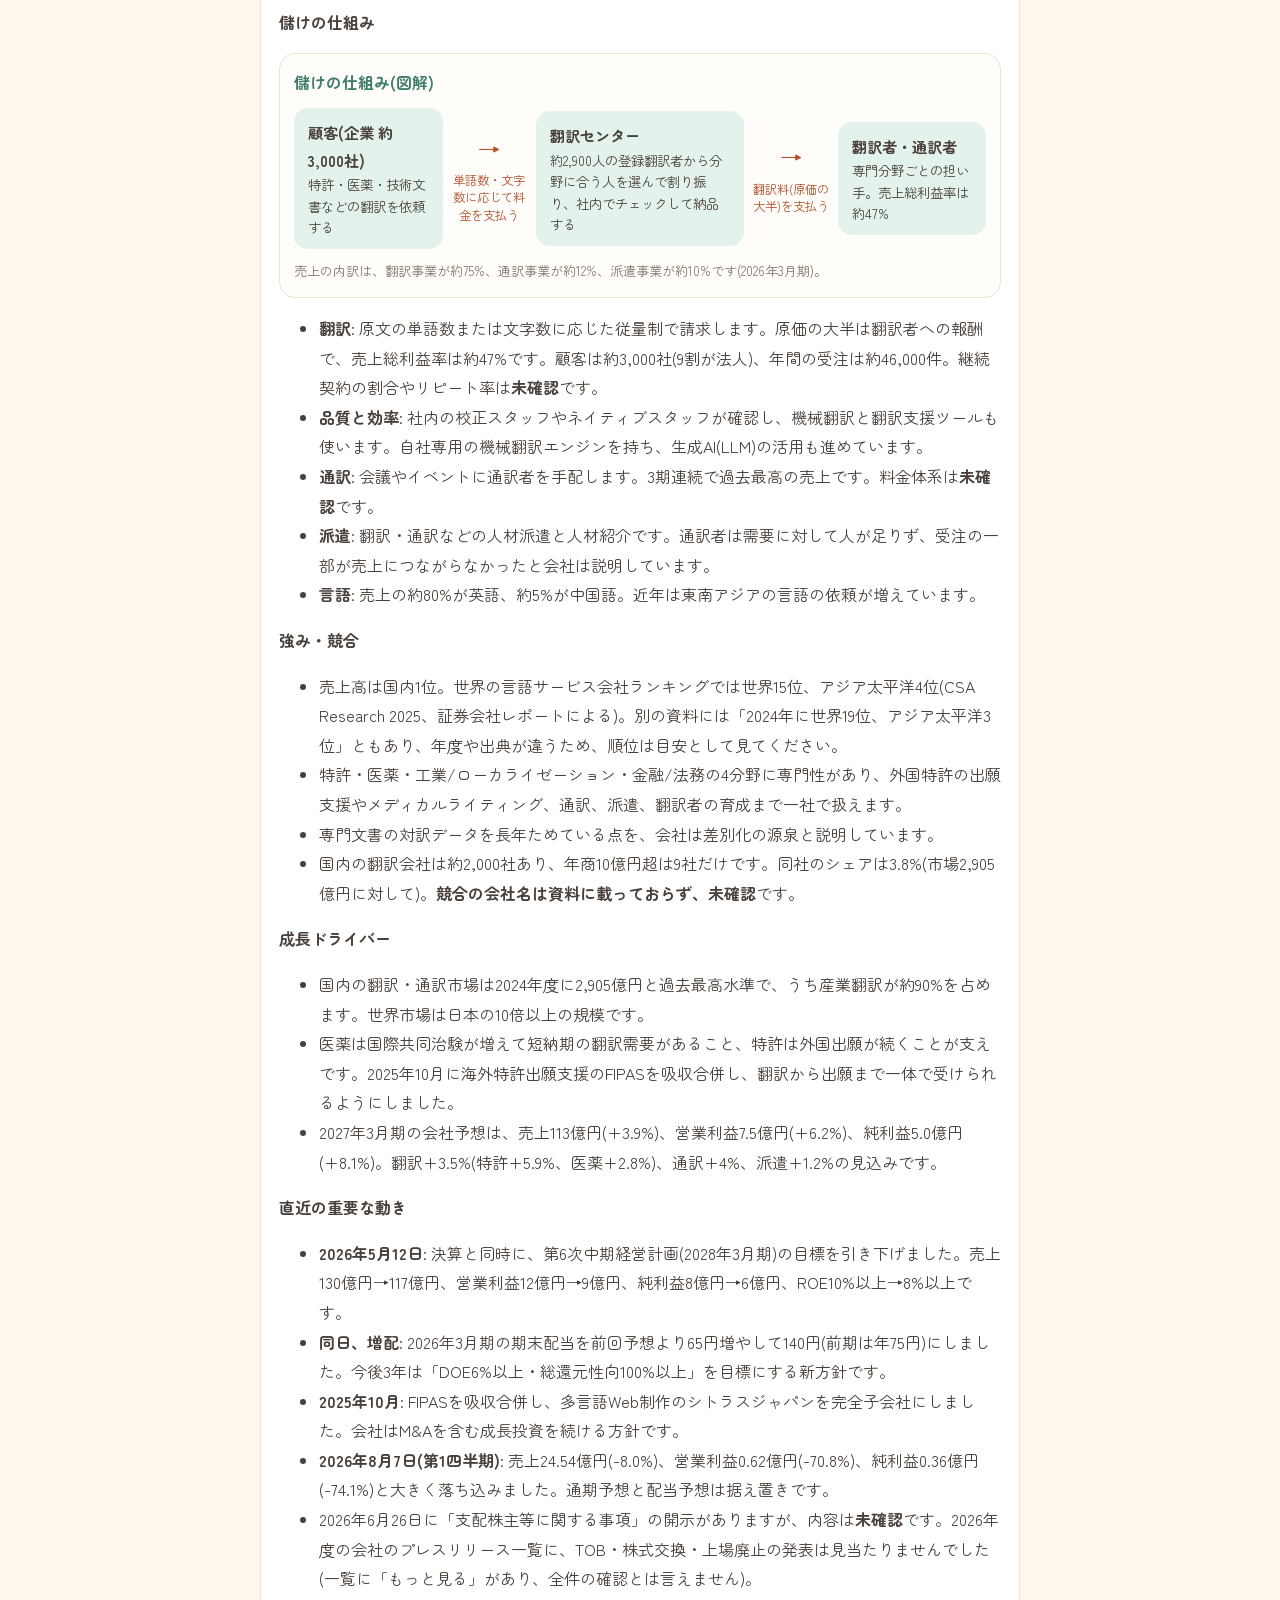
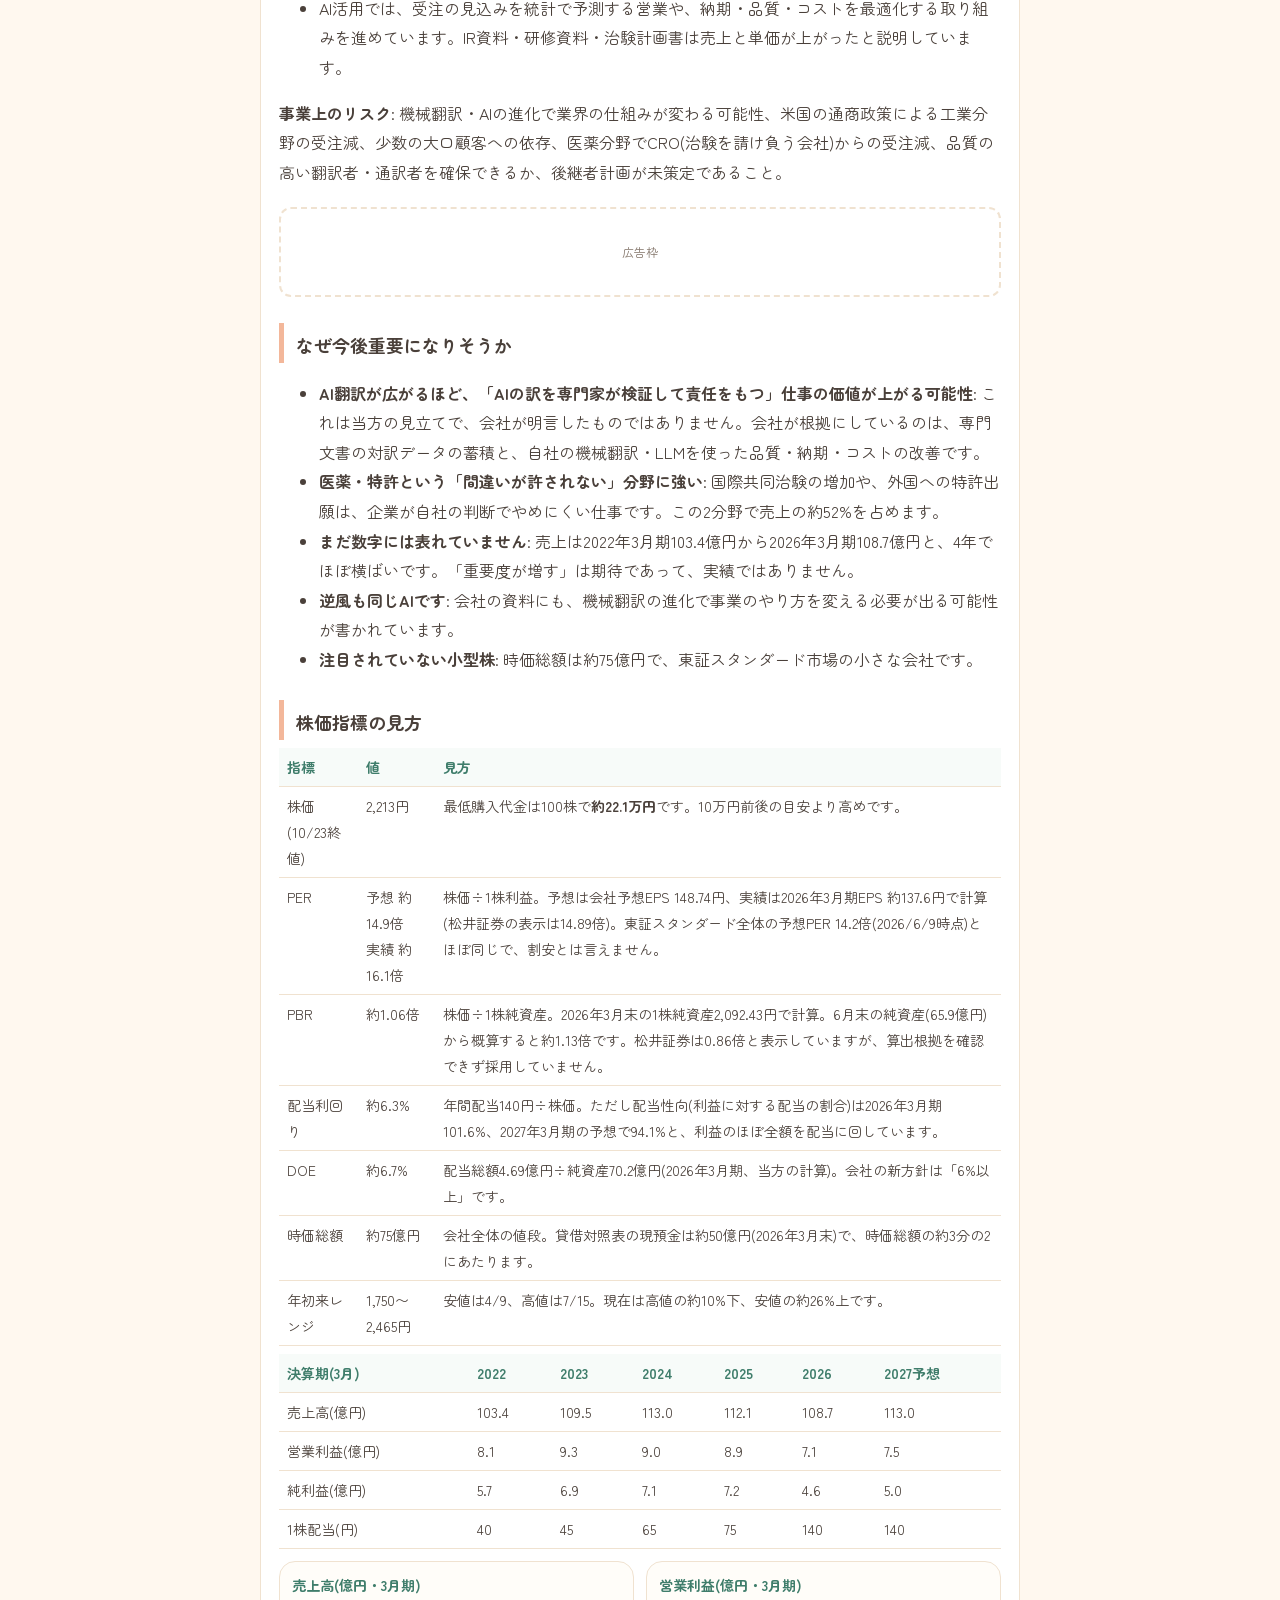
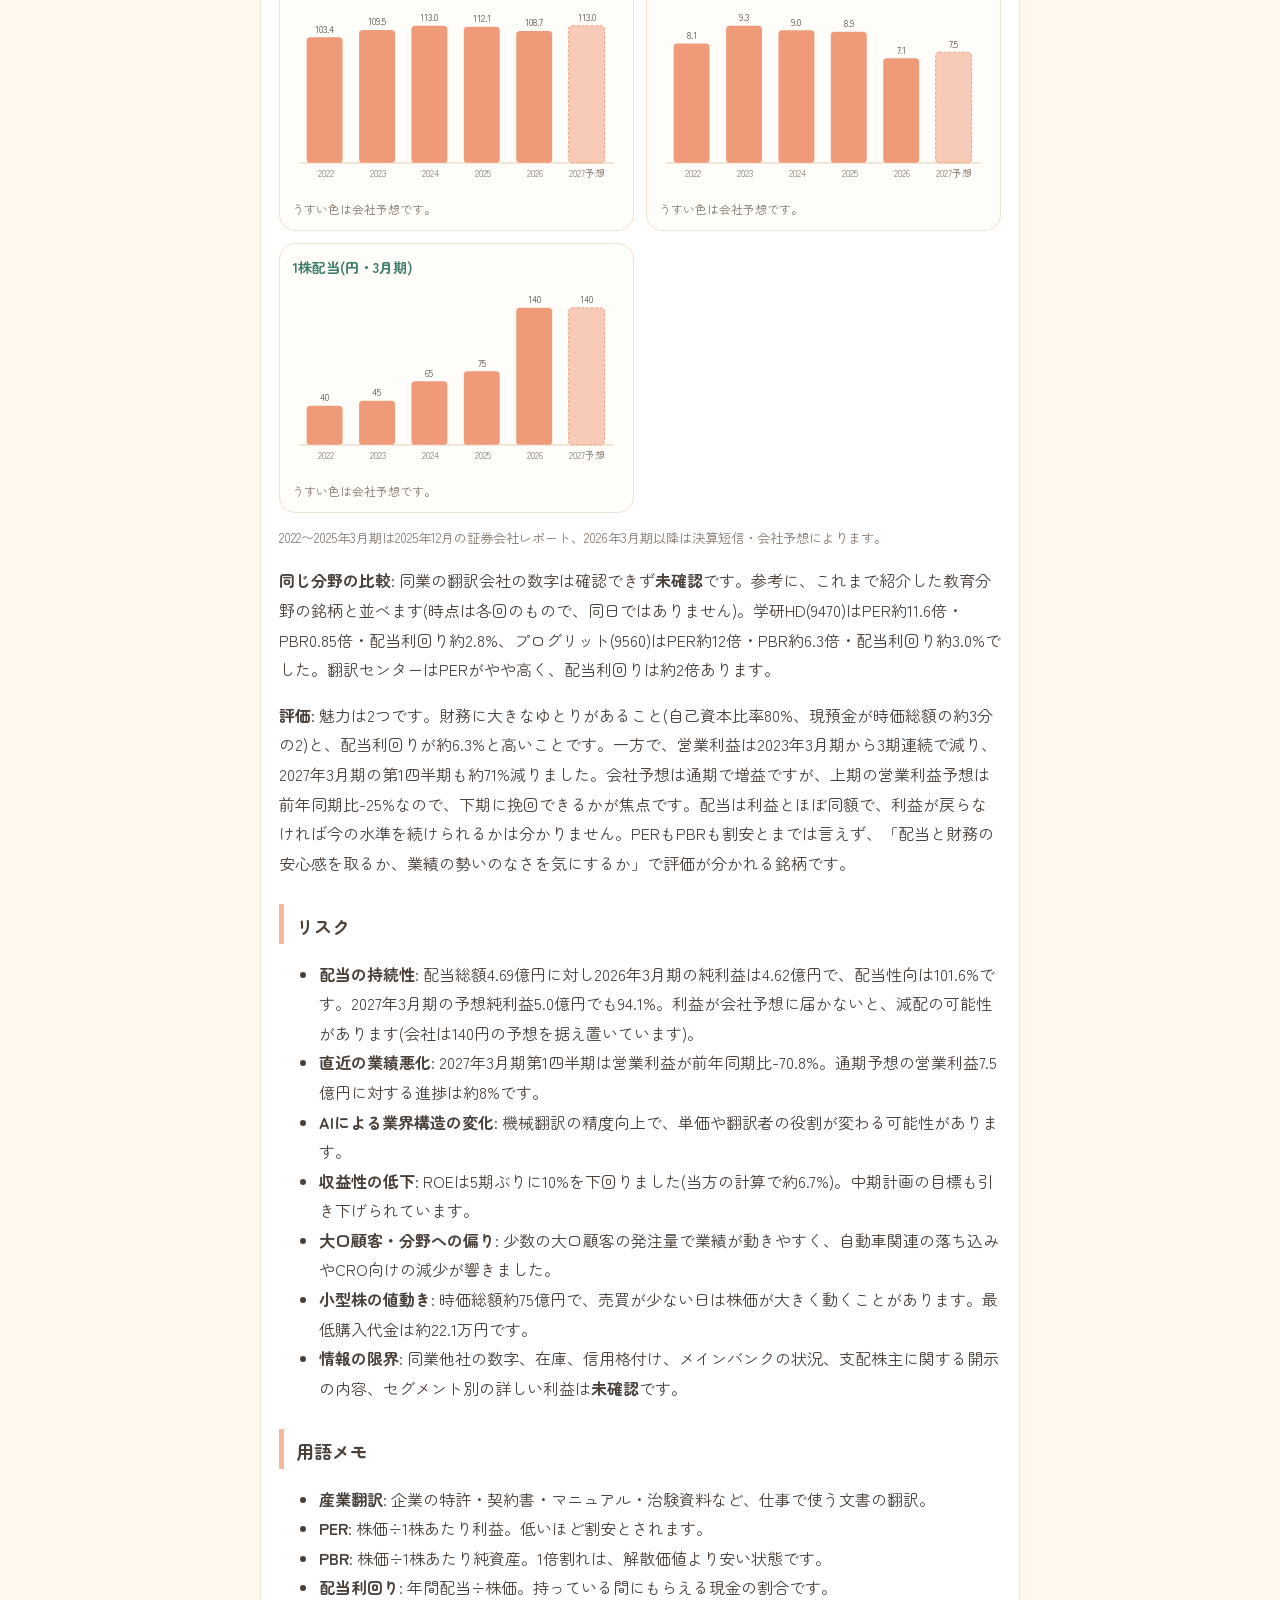
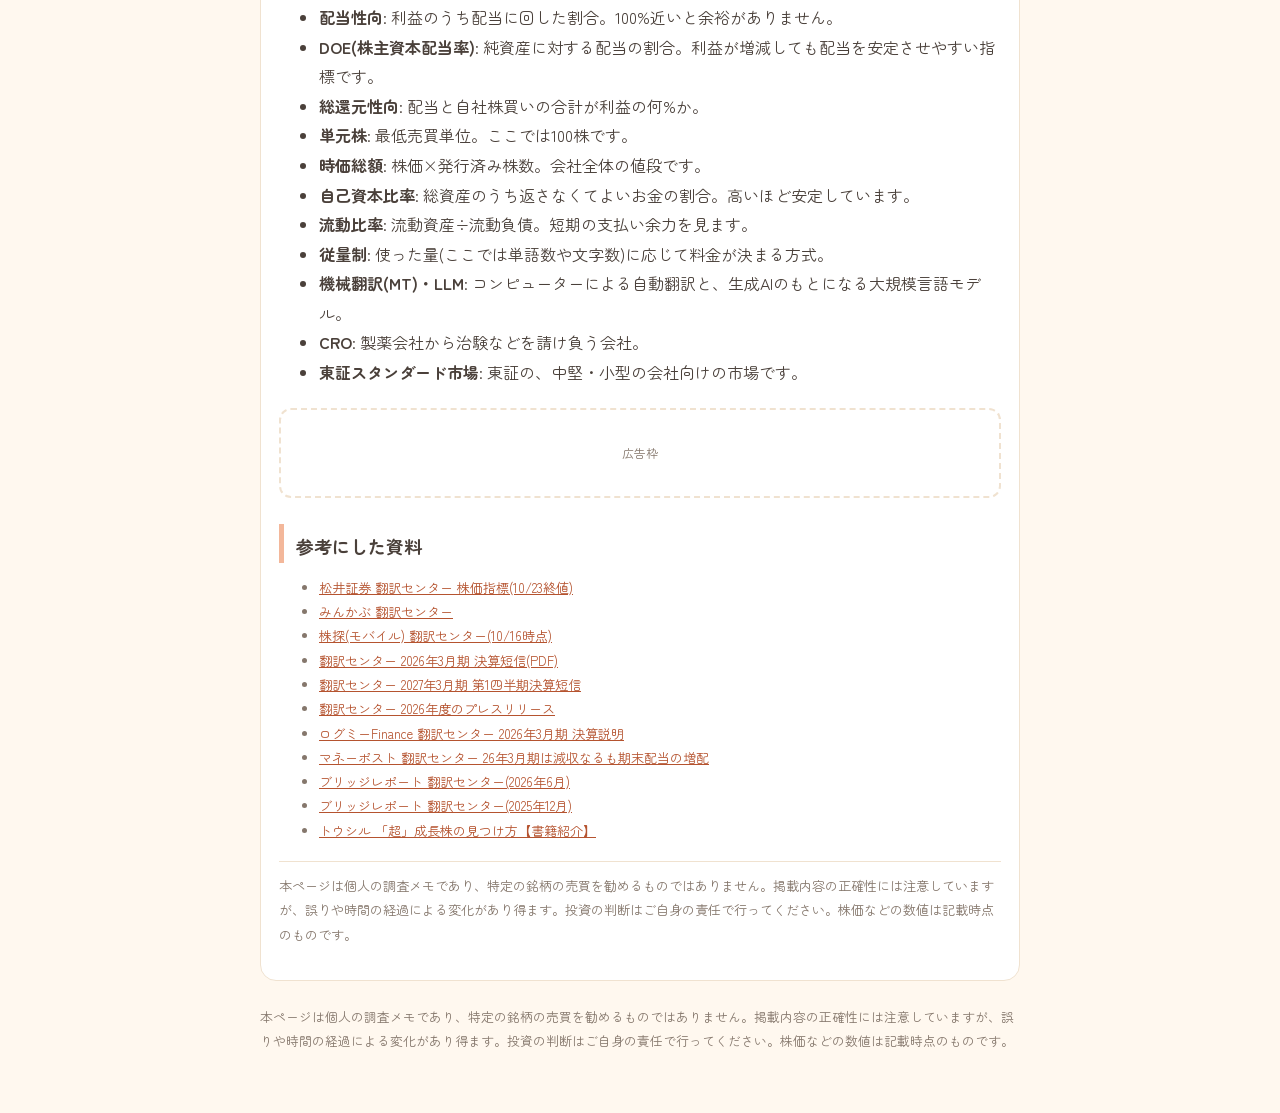
<file: docs/posts/20261027-2.html>
<!doctype html><html lang="ja"><head><meta charset="utf-8"><meta name="viewport" content="width=device-width,initial-scale=1"><title>翻訳センター(2483) | 注目銘柄メモ</title><meta name="description" content="AI時代の専門翻訳。特許・医薬など「間違えられない文書」を、人とAIで訳す国内最大手"><link rel="preconnect" href="https://fonts.googleapis.com"><link rel="preconnect" href="https://fonts.gstatic.com" crossorigin><link rel="stylesheet" href="https://fonts.googleapis.com/css2?family=Zen+Maru+Gothic:wght@400;500;700&display=swap"><link rel="stylesheet" href="../style.css"></head><body><div class="wrap"><header><h1><a href="../index.html">注目銘柄メモ</a></h1><p class="tag">今は目立たないが、これから重要になりそうな日本企業の個人調査メモ</p><nav class="links"><a href="../index.html">新着一覧</a><a href="../quiz/index.html">投資用語クイズ</a><a href="../about.html">このサイトについて・免責</a></nav></header><article><div class="note">2026-10-27 ／ 証券コード 2483</div><h2>翻訳センター</h2><p class="theme">AI時代の専門翻訳。特許・医薬など「間違えられない文書」を、人とAIで訳す国内最大手</p><dl class="stats"><div><dt>株価</dt><dd>2,213円(10/23 終値)</dd></div><div><dt>最低購入代金</dt><dd>約22.1万円</dd></div><div><dt>PER</dt><dd>予想 約14.9倍</dd></div><div><dt>PBR</dt><dd>約1.06倍</dd></div><div><dt>配当利回り</dt><dd>約6.3%(年140円)</dd></div></dl><p class="concl">財務はとても堅く(自己資本比率80%、流動比率約4.8倍)、配当利回りは約6.3%です。ただし営業利益は3期連続で減り、2027年3月期の第1四半期は約71%減でした。配当も利益とほぼ同額で、PBR約1.06倍・PERも割安とは言えず、「PBR1倍割れの割安株」にも「最高益更新の成長株」にも当てはまりません。最低購入代金は約22.1万円です。</p><h3>事業内容</h3><p><b>一言でいうと</b>: 企業の特許・医薬・技術文書などを約80言語に訳して納める、国内最大手の「産業翻訳」会社です。たとえるなら「出前の元締め」。注文が入ると、登録している約2,900人の翻訳者から分野に合う職人を選んで割り振り、社内で仕上がりをチェックして納品します。自分で全部作るのではなく、職人の力を束ねる仕組みで稼ぎます。</p><p><b>事業セグメント(2026年3月期、億円)</b></p><div class="scroll"><table><thead><tr><th>区分</th><th>売上高</th><th>構成比</th><th>前期比</th><th>セグメント利益</th></tr></thead><tbody><tr><td><b>翻訳事業</b></td><td>80.96</td><td>74.5%</td><td>-4.8%</td><td>5.45(利益率6.7%、前期比-29.7%)</td></tr><tr><td>　特許</td><td>29.45</td><td>27.1%</td><td>約+1%</td><td>未確認</td></tr><tr><td>　医薬</td><td>26.77</td><td>24.6%</td><td>横ばい〜やや減(正確な率は未確認)</td><td>未確認</td></tr><tr><td>　工業・ローカライゼーション</td><td>19.30</td><td>17.8%</td><td>-15.3%</td><td>未確認</td></tr><tr><td>　金融・法務</td><td>5.43</td><td>5.0%</td><td>-12.2%</td><td>未確認</td></tr><tr><td><b>通訳事業</b></td><td>13.23</td><td>12.2%</td><td>+11.4%</td><td>1.13(利益率8.6%)</td></tr><tr><td><b>派遣事業</b></td><td>11.23</td><td>10.3%</td><td>-4.4%</td><td>0.36(利益率3.3%、増益)</td></tr><tr><td>その他</td><td>3.28</td><td>3.0%</td><td>-3.6%</td><td>0.10</td></tr><tr><td><b>合計</b></td><td><b>108.71</b></td><td>100%</td><td>-3.0%</td><td><b>営業利益7.05(利益率6.5%、前期比-20.7%)</b></td></tr></tbody></table></div><div class="charts"><div class="chart"><h5>事業別の売上高(2026年3月期)(単位:億円)</h5><div class="hbar"><div class="row"><span class="l">翻訳事業</span><span class="bar"><i style="width:100.0%"></i></span><span class="v">80.96</span></div><div class="row"><span class="l">通訳事業</span><span class="bar"><i style="width:16.3%"></i></span><span class="v">13.23</span></div><div class="row"><span class="l">派遣事業</span><span class="bar"><i style="width:13.9%"></i></span><span class="v">11.23</span></div><div class="row"><span class="l">その他</span><span class="bar"><i style="width:4.1%"></i></span><span class="v">3.28</span></div></div></div></div><ul><li>セグメント利益の合計(約7.04億円)に占める割合は、翻訳事業が約77%、通訳事業が約16%、派遣事業が約5%です(当方の計算)。稼ぎの中心は翻訳、伸びているのは通訳、という構図です。</li><li>翻訳事業の売上の大半は、特許(約27%)と医薬(約25%)の2分野です。景気に左右されやすい工業・ローカライゼーション(自動車関連など)と金融・法務は減収でした。</li></ul><p><b>儲けの仕組み</b></p><figure class="flow"><figcaption>儲けの仕組み(図解)</figcaption><div class="steps"><div class="box"><b>顧客(企業 約3,000社)</b><span>特許・医薬・技術文書などの翻訳を依頼する</span></div><div class="arrow"><span class="ar" aria-hidden="true"></span><em>単語数・文字数に応じて料金を支払う</em></div><div class="box"><b>翻訳センター</b><span>約2,900人の登録翻訳者から分野に合う人を選んで割り振り、社内でチェックして納品する</span></div><div class="arrow"><span class="ar" aria-hidden="true"></span><em>翻訳料(原価の大半)を支払う</em></div><div class="box"><b>翻訳者・通訳者</b><span>専門分野ごとの担い手。売上総利益率は約47%</span></div></div><p class="fnote">売上の内訳は、翻訳事業が約75%、通訳事業が約12%、派遣事業が約10%です(2026年3月期)。</p></figure><ul><li><b>翻訳</b>: 原文の単語数または文字数に応じた従量制で請求します。原価の大半は翻訳者への報酬で、売上総利益率は約47%です。顧客は約3,000社(9割が法人)、年間の受注は約46,000件。継続契約の割合やリピート率は<b>未確認</b>です。</li><li><b>品質と効率</b>: 社内の校正スタッフやネイティブスタッフが確認し、機械翻訳と翻訳支援ツールも使います。自社専用の機械翻訳エンジンを持ち、生成AI(LLM)の活用も進めています。</li><li><b>通訳</b>: 会議やイベントに通訳者を手配します。3期連続で過去最高の売上です。料金体系は<b>未確認</b>です。</li><li><b>派遣</b>: 翻訳・通訳などの人材派遣と人材紹介です。通訳者は需要に対して人が足りず、受注の一部が売上につながらなかったと会社は説明しています。</li><li><b>言語</b>: 売上の約80%が英語、約5%が中国語。近年は東南アジアの言語の依頼が増えています。</li></ul><p><b>強み・競合</b></p><ul><li>売上高は国内1位。世界の言語サービス会社ランキングでは世界15位、アジア太平洋4位(CSA Research 2025、証券会社レポートによる)。別の資料には「2024年に世界19位、アジア太平洋3位」ともあり、年度や出典が違うため、順位は目安として見てください。</li><li>特許・医薬・工業/ローカライゼーション・金融/法務の4分野に専門性があり、外国特許の出願支援やメディカルライティング、通訳、派遣、翻訳者の育成まで一社で扱えます。</li><li>専門文書の対訳データを長年ためている点を、会社は差別化の源泉と説明しています。</li><li>国内の翻訳会社は約2,000社あり、年商10億円超は9社だけです。同社のシェアは3.8%(市場2,905億円に対して)。<b>競合の会社名は資料に載っておらず、未確認</b>です。</li></ul><p><b>成長ドライバー</b></p><ul><li>国内の翻訳・通訳市場は2024年度に2,905億円と過去最高水準で、うち産業翻訳が約90%を占めます。世界市場は日本の10倍以上の規模です。</li><li>医薬は国際共同治験が増えて短納期の翻訳需要があること、特許は外国出願が続くことが支えです。2025年10月に海外特許出願支援のFIPASを吸収合併し、翻訳から出願まで一体で受けられるようにしました。</li><li>2027年3月期の会社予想は、売上113億円(+3.9%)、営業利益7.5億円(+6.2%)、純利益5.0億円(+8.1%)。翻訳+3.5%(特許+5.9%、医薬+2.8%)、通訳+4%、派遣+1.2%の見込みです。</li></ul><p><b>直近の重要な動き</b></p><ul><li><b>2026年5月12日</b>: 決算と同時に、第6次中期経営計画(2028年3月期)の目標を引き下げました。売上130億円→117億円、営業利益12億円→9億円、純利益8億円→6億円、ROE10%以上→8%以上です。</li><li><b>同日、増配</b>: 2026年3月期の期末配当を前回予想より65円増やして140円(前期は年75円)にしました。今後3年は「DOE6%以上・総還元性向100%以上」を目標にする新方針です。</li><li><b>2025年10月</b>: FIPASを吸収合併し、多言語Web制作のシトラスジャパンを完全子会社にしました。会社はM&Aを含む成長投資を続ける方針です。</li><li><b>2026年8月7日(第1四半期)</b>: 売上24.54億円(-8.0%)、営業利益0.62億円(-70.8%)、純利益0.36億円(-74.1%)と大きく落ち込みました。通期予想と配当予想は据え置きです。</li><li>2026年6月26日に「支配株主等に関する事項」の開示がありますが、内容は<b>未確認</b>です。2026年度の会社のプレスリリース一覧に、TOB・株式交換・上場廃止の発表は見当たりませんでした(一覧に「もっと見る」があり、全件の確認とは言えません)。</li><li>AI活用では、受注の見込みを統計で予測する営業や、納期・品質・コストを最適化する取り組みを進めています。IR資料・研修資料・治験計画書は売上と単価が上がったと説明しています。</li></ul><p><b>事業上のリスク</b>: 機械翻訳・AIの進化で業界の仕組みが変わる可能性、米国の通商政策による工業分野の受注減、少数の大口顧客への依存、医薬分野でCRO(治験を請け負う会社)からの受注減、品質の高い翻訳者・通訳者を確保できるか、後継者計画が未策定であること。</p><aside class="ad" aria-label="広告"><!-- AdSense承認後、ここに広告コードを貼る --><span>広告枠</span></aside><h3>なぜ今後重要になりそうか</h3><ul><li><b>AI翻訳が広がるほど、「AIの訳を専門家が検証して責任をもつ」仕事の価値が上がる可能性</b>: これは当方の見立てで、会社が明言したものではありません。会社が根拠にしているのは、専門文書の対訳データの蓄積と、自社の機械翻訳・LLMを使った品質・納期・コストの改善です。</li><li><b>医薬・特許という「間違いが許されない」分野に強い</b>: 国際共同治験の増加や、外国への特許出願は、企業が自社の判断でやめにくい仕事です。この2分野で売上の約52%を占めます。</li><li><b>まだ数字には表れていません</b>: 売上は2022年3月期103.4億円から2026年3月期108.7億円と、4年でほぼ横ばいです。「重要度が増す」は期待であって、実績ではありません。</li><li><b>逆風も同じAIです</b>: 会社の資料にも、機械翻訳の進化で事業のやり方を変える必要が出る可能性が書かれています。</li><li><b>注目されていない小型株</b>: 時価総額は約75億円で、東証スタンダード市場の小さな会社です。</li></ul><h3>株価指標の見方</h3><div class="scroll"><table><thead><tr><th>指標</th><th>値</th><th>見方</th></tr></thead><tbody><tr><td>株価(10/23終値)</td><td>2,213円</td><td>最低購入代金は100株で<b>約22.1万円</b>です。10万円前後の目安より高めです。</td></tr><tr><td>PER</td><td>予想 約14.9倍<br>実績 約16.1倍</td><td>株価÷1株利益。予想は会社予想EPS 148.74円、実績は2026年3月期EPS 約137.6円で計算(松井証券の表示は14.89倍)。東証スタンダード全体の予想PER 14.2倍(2026/6/9時点)とほぼ同じで、割安とは言えません。</td></tr><tr><td>PBR</td><td>約1.06倍</td><td>株価÷1株純資産。2026年3月末の1株純資産2,092.43円で計算。6月末の純資産(65.9億円)から概算すると約1.13倍です。松井証券は0.86倍と表示していますが、算出根拠を確認できず採用していません。</td></tr><tr><td>配当利回り</td><td>約6.3%</td><td>年間配当140円÷株価。ただし配当性向(利益に対する配当の割合)は2026年3月期101.6%、2027年3月期の予想で94.1%と、利益のほぼ全額を配当に回しています。</td></tr><tr><td>DOE</td><td>約6.7%</td><td>配当総額4.69億円÷純資産70.2億円(2026年3月期、当方の計算)。会社の新方針は「6%以上」です。</td></tr><tr><td>時価総額</td><td>約75億円</td><td>会社全体の値段。貸借対照表の現預金は約50億円(2026年3月末)で、時価総額の約3分の2にあたります。</td></tr><tr><td>年初来レンジ</td><td>1,750〜2,465円</td><td>安値は4/9、高値は7/15。現在は高値の約10%下、安値の約26%上です。</td></tr></tbody></table></div><div class="scroll"><table><thead><tr><th>決算期(3月)</th><th>2022</th><th>2023</th><th>2024</th><th>2025</th><th>2026</th><th>2027予想</th></tr></thead><tbody><tr><td>売上高(億円)</td><td>103.4</td><td>109.5</td><td>113.0</td><td>112.1</td><td>108.7</td><td>113.0</td></tr><tr><td>営業利益(億円)</td><td>8.1</td><td>9.3</td><td>9.0</td><td>8.9</td><td>7.1</td><td>7.5</td></tr><tr><td>純利益(億円)</td><td>5.7</td><td>6.9</td><td>7.1</td><td>7.2</td><td>4.6</td><td>5.0</td></tr><tr><td>1株配当(円)</td><td>40</td><td>45</td><td>65</td><td>75</td><td>140</td><td>140</td></tr></tbody></table></div><div class="charts"><div class="chart"><h5>売上高(億円・3月期)</h5><svg viewBox="0 0 360 210" role="img" aria-label="売上高(億円・3月期)の棒グラフ"><line x1="8" y1="176" x2="352" y2="176" stroke="#f0e2d0" stroke-width="2"/><rect x="16.0" y="38.7" width="39.3" height="137.3" rx="4" fill="#ef9a78"/><text x="35.7" y="33.7" text-anchor="middle" font-size="10.5" fill="#4a403a">103.4</text><text x="36.7" y="192" text-anchor="middle" font-size="10.5" fill="#85776c">2022</text><rect x="73.4" y="30.6" width="39.3" height="145.4" rx="4" fill="#ef9a78"/><text x="93.0" y="25.6" text-anchor="middle" font-size="10.5" fill="#4a403a">109.5</text><text x="94.0" y="192" text-anchor="middle" font-size="10.5" fill="#85776c">2023</text><rect x="130.7" y="26.0" width="39.3" height="150.0" rx="4" fill="#ef9a78"/><text x="150.3" y="21.0" text-anchor="middle" font-size="10.5" fill="#4a403a">113.0</text><text x="151.3" y="192" text-anchor="middle" font-size="10.5" fill="#85776c">2024</text><rect x="188.0" y="27.2" width="39.3" height="148.8" rx="4" fill="#ef9a78"/><text x="207.7" y="22.2" text-anchor="middle" font-size="10.5" fill="#4a403a">112.1</text><text x="208.7" y="192" text-anchor="middle" font-size="10.5" fill="#85776c">2025</text><rect x="245.4" y="31.7" width="39.3" height="144.3" rx="4" fill="#ef9a78"/><text x="265.0" y="26.7" text-anchor="middle" font-size="10.5" fill="#4a403a">108.7</text><text x="266.0" y="192" text-anchor="middle" font-size="10.5" fill="#85776c">2026</text><rect x="302.7" y="26.0" width="39.3" height="150.0" rx="4" fill="#ef9a78" fill-opacity="0.5" stroke="#ef9a78" stroke-dasharray="3 2"/><text x="322.3" y="21.0" text-anchor="middle" font-size="10.5" fill="#4a403a">113.0</text><text x="323.3" y="192" text-anchor="middle" font-size="10.5" fill="#85776c">2027予想</text></svg><p class="cnote">うすい色は会社予想です。</p></div><div class="chart"><h5>営業利益(億円・3月期)</h5><svg viewBox="0 0 360 210" role="img" aria-label="営業利益(億円・3月期)の棒グラフ"><line x1="8" y1="176" x2="352" y2="176" stroke="#f0e2d0" stroke-width="2"/><rect x="16.0" y="45.4" width="39.3" height="130.6" rx="4" fill="#ef9a78"/><text x="35.7" y="40.4" text-anchor="middle" font-size="10.5" fill="#4a403a">8.1</text><text x="36.7" y="192" text-anchor="middle" font-size="10.5" fill="#85776c">2022</text><rect x="73.4" y="26.0" width="39.3" height="150.0" rx="4" fill="#ef9a78"/><text x="93.0" y="21.0" text-anchor="middle" font-size="10.5" fill="#4a403a">9.3</text><text x="94.0" y="192" text-anchor="middle" font-size="10.5" fill="#85776c">2023</text><rect x="130.7" y="30.8" width="39.3" height="145.2" rx="4" fill="#ef9a78"/><text x="150.3" y="25.8" text-anchor="middle" font-size="10.5" fill="#4a403a">9.0</text><text x="151.3" y="192" text-anchor="middle" font-size="10.5" fill="#85776c">2024</text><rect x="188.0" y="32.5" width="39.3" height="143.5" rx="4" fill="#ef9a78"/><text x="207.7" y="27.5" text-anchor="middle" font-size="10.5" fill="#4a403a">8.9</text><text x="208.7" y="192" text-anchor="middle" font-size="10.5" fill="#85776c">2025</text><rect x="245.4" y="61.5" width="39.3" height="114.5" rx="4" fill="#ef9a78"/><text x="265.0" y="56.5" text-anchor="middle" font-size="10.5" fill="#4a403a">7.1</text><text x="266.0" y="192" text-anchor="middle" font-size="10.5" fill="#85776c">2026</text><rect x="302.7" y="55.0" width="39.3" height="121.0" rx="4" fill="#ef9a78" fill-opacity="0.5" stroke="#ef9a78" stroke-dasharray="3 2"/><text x="322.3" y="50.0" text-anchor="middle" font-size="10.5" fill="#4a403a">7.5</text><text x="323.3" y="192" text-anchor="middle" font-size="10.5" fill="#85776c">2027予想</text></svg><p class="cnote">うすい色は会社予想です。</p></div><div class="chart"><h5>1株配当(円・3月期)</h5><svg viewBox="0 0 360 210" role="img" aria-label="1株配当(円・3月期)の棒グラフ"><line x1="8" y1="176" x2="352" y2="176" stroke="#f0e2d0" stroke-width="2"/><rect x="16.0" y="133.1" width="39.3" height="42.9" rx="4" fill="#ef9a78"/><text x="35.7" y="128.1" text-anchor="middle" font-size="10.5" fill="#4a403a">40</text><text x="36.7" y="192" text-anchor="middle" font-size="10.5" fill="#85776c">2022</text><rect x="73.4" y="127.8" width="39.3" height="48.2" rx="4" fill="#ef9a78"/><text x="93.0" y="122.8" text-anchor="middle" font-size="10.5" fill="#4a403a">45</text><text x="94.0" y="192" text-anchor="middle" font-size="10.5" fill="#85776c">2023</text><rect x="130.7" y="106.4" width="39.3" height="69.6" rx="4" fill="#ef9a78"/><text x="150.3" y="101.4" text-anchor="middle" font-size="10.5" fill="#4a403a">65</text><text x="151.3" y="192" text-anchor="middle" font-size="10.5" fill="#85776c">2024</text><rect x="188.0" y="95.6" width="39.3" height="80.4" rx="4" fill="#ef9a78"/><text x="207.7" y="90.6" text-anchor="middle" font-size="10.5" fill="#4a403a">75</text><text x="208.7" y="192" text-anchor="middle" font-size="10.5" fill="#85776c">2025</text><rect x="245.4" y="26.0" width="39.3" height="150.0" rx="4" fill="#ef9a78"/><text x="265.0" y="21.0" text-anchor="middle" font-size="10.5" fill="#4a403a">140</text><text x="266.0" y="192" text-anchor="middle" font-size="10.5" fill="#85776c">2026</text><rect x="302.7" y="26.0" width="39.3" height="150.0" rx="4" fill="#ef9a78" fill-opacity="0.5" stroke="#ef9a78" stroke-dasharray="3 2"/><text x="322.3" y="21.0" text-anchor="middle" font-size="10.5" fill="#4a403a">140</text><text x="323.3" y="192" text-anchor="middle" font-size="10.5" fill="#85776c">2027予想</text></svg><p class="cnote">うすい色は会社予想です。</p></div></div><p class="note">2022〜2025年3月期は2025年12月の証券会社レポート、2026年3月期以降は決算短信・会社予想によります。</p><p><b>同じ分野の比較</b>: 同業の翻訳会社の数字は確認できず<b>未確認</b>です。参考に、これまで紹介した教育分野の銘柄と並べます(時点は各回のもので、同日ではありません)。学研HD(9470)はPER約11.6倍・PBR0.85倍・配当利回り約2.8%、プログリット(9560)はPER約12倍・PBR約6.3倍・配当利回り約3.0%でした。翻訳センターはPERがやや高く、配当利回りは約2倍あります。</p><p><b>評価</b>: 魅力は2つです。財務に大きなゆとりがあること(自己資本比率80%、現預金が時価総額の約3分の2)と、配当利回りが約6.3%と高いことです。一方で、営業利益は2023年3月期から3期連続で減り、2027年3月期の第1四半期も約71%減りました。会社予想は通期で増益ですが、上期の営業利益予想は前年同期比-25%なので、下期に挽回できるかが焦点です。配当は利益とほぼ同額で、利益が戻らなければ今の水準を続けられるかは分かりません。PERもPBRも割安とまでは言えず、「配当と財務の安心感を取るか、業績の勢いのなさを気にするか」で評価が分かれる銘柄です。</p><h3>リスク</h3><ul><li><b>配当の持続性</b>: 配当総額4.69億円に対し2026年3月期の純利益は4.62億円で、配当性向は101.6%です。2027年3月期の予想純利益5.0億円でも94.1%。利益が会社予想に届かないと、減配の可能性があります(会社は140円の予想を据え置いています)。</li><li><b>直近の業績悪化</b>: 2027年3月期第1四半期は営業利益が前年同期比-70.8%。通期予想の営業利益7.5億円に対する進捗は約8%です。</li><li><b>AIによる業界構造の変化</b>: 機械翻訳の精度向上で、単価や翻訳者の役割が変わる可能性があります。</li><li><b>収益性の低下</b>: ROEは5期ぶりに10%を下回りました(当方の計算で約6.7%)。中期計画の目標も引き下げられています。</li><li><b>大口顧客・分野への偏り</b>: 少数の大口顧客の発注量で業績が動きやすく、自動車関連の落ち込みやCRO向けの減少が響きました。</li><li><b>小型株の値動き</b>: 時価総額約75億円で、売買が少ない日は株価が大きく動くことがあります。最低購入代金は約22.1万円です。</li><li><b>情報の限界</b>: 同業他社の数字、在庫、信用格付け、メインバンクの状況、支配株主に関する開示の内容、セグメント別の詳しい利益は<b>未確認</b>です。</li></ul><h3>用語メモ</h3><ul><li><b>産業翻訳</b>: 企業の特許・契約書・マニュアル・治験資料など、仕事で使う文書の翻訳。</li><li><b>PER</b>: 株価÷1株あたり利益。低いほど割安とされます。</li><li><b>PBR</b>: 株価÷1株あたり純資産。1倍割れは、解散価値より安い状態です。</li><li><b>配当利回り</b>: 年間配当÷株価。持っている間にもらえる現金の割合です。</li><li><b>配当性向</b>: 利益のうち配当に回した割合。100%近いと余裕がありません。</li><li><b>DOE(株主資本配当率)</b>: 純資産に対する配当の割合。利益が増減しても配当を安定させやすい指標です。</li><li><b>総還元性向</b>: 配当と自社株買いの合計が利益の何%か。</li><li><b>単元株</b>: 最低売買単位。ここでは100株です。</li><li><b>時価総額</b>: 株価×発行済み株数。会社全体の値段です。</li><li><b>自己資本比率</b>: 総資産のうち返さなくてよいお金の割合。高いほど安定しています。</li><li><b>流動比率</b>: 流動資産÷流動負債。短期の支払い余力を見ます。</li><li><b>従量制</b>: 使った量(ここでは単語数や文字数)に応じて料金が決まる方式。</li><li><b>機械翻訳(MT)・LLM</b>: コンピューターによる自動翻訳と、生成AIのもとになる大規模言語モデル。</li><li><b>CRO</b>: 製薬会社から治験などを請け負う会社。</li><li><b>東証スタンダード市場</b>: 東証の、中堅・小型の会社向けの市場です。</li></ul><aside class="ad" aria-label="広告"><!-- AdSense承認後、ここに広告コードを貼る --><span>広告枠</span></aside><h3>参考にした資料</h3><ul class="src"><li><a href="https://finance.matsui.co.jp/stock/2483/index" rel="noopener">松井証券 翻訳センター 株価指標(10/23終値)</a></li><li><a href="https://minkabu.jp/stock/2483" rel="noopener">みんかぶ 翻訳センター</a></li><li><a href="https://s.kabutan.jp/stocks/2483/" rel="noopener">株探(モバイル) 翻訳センター(10/16時点)</a></li><li><a href="https://www.honyakuctr.com/ir/uploads/result_2026_4Q.pdf" rel="noopener">翻訳センター 2026年3月期 決算短信(PDF)</a></li><li><a href="https://www2.jpx.co.jp/disc/24830/081220260807513962_tse-qcedjpsm-24830-20260807324830-ixbrl.htm" rel="noopener">翻訳センター 2027年3月期 第1四半期決算短信</a></li><li><a href="https://www.honyakuctr.com/pressrelease/2026/" rel="noopener">翻訳センター 2026年度のプレスリリース</a></li><li><a href="https://finance.logmi.jp/articles/384624" rel="noopener">ログミーFinance 翻訳センター 2026年3月期 決算説明</a></li><li><a href="https://www.moneypost.jp/1399693" rel="noopener">マネーポスト 翻訳センター 26年3月期は減収なるも期末配当の増配</a></li><li><a href="https://www.bridge-salon.jp/report_bridge/pdf/20260622_2483.pdf" rel="noopener">ブリッジレポート 翻訳センター(2026年6月)</a></li><li><a href="https://www.bridge-salon.jp/report_bridge/pdf/20251222_2483.pdf" rel="noopener">ブリッジレポート 翻訳センター(2025年12月)</a></li><li><a href="https://media.rakuten-sec.net/articles/-/52456" rel="noopener">トウシル 「超」成長株の見つけ方【書籍紹介】</a></li></ul><p class="disc">本ページは個人の調査メモであり、特定の銘柄の売買を勧めるものではありません。掲載内容の正確性には注意していますが、誤りや時間の経過による変化があり得ます。投資の判断はご自身の責任で行ってください。株価などの数値は記載時点のものです。</p></article><footer><p>本ページは個人の調査メモであり、特定の銘柄の売買を勧めるものではありません。掲載内容の正確性には注意していますが、誤りや時間の経過による変化があり得ます。投資の判断はご自身の責任で行ってください。株価などの数値は記載時点のものです。</p></footer></div></body></html>
</file>
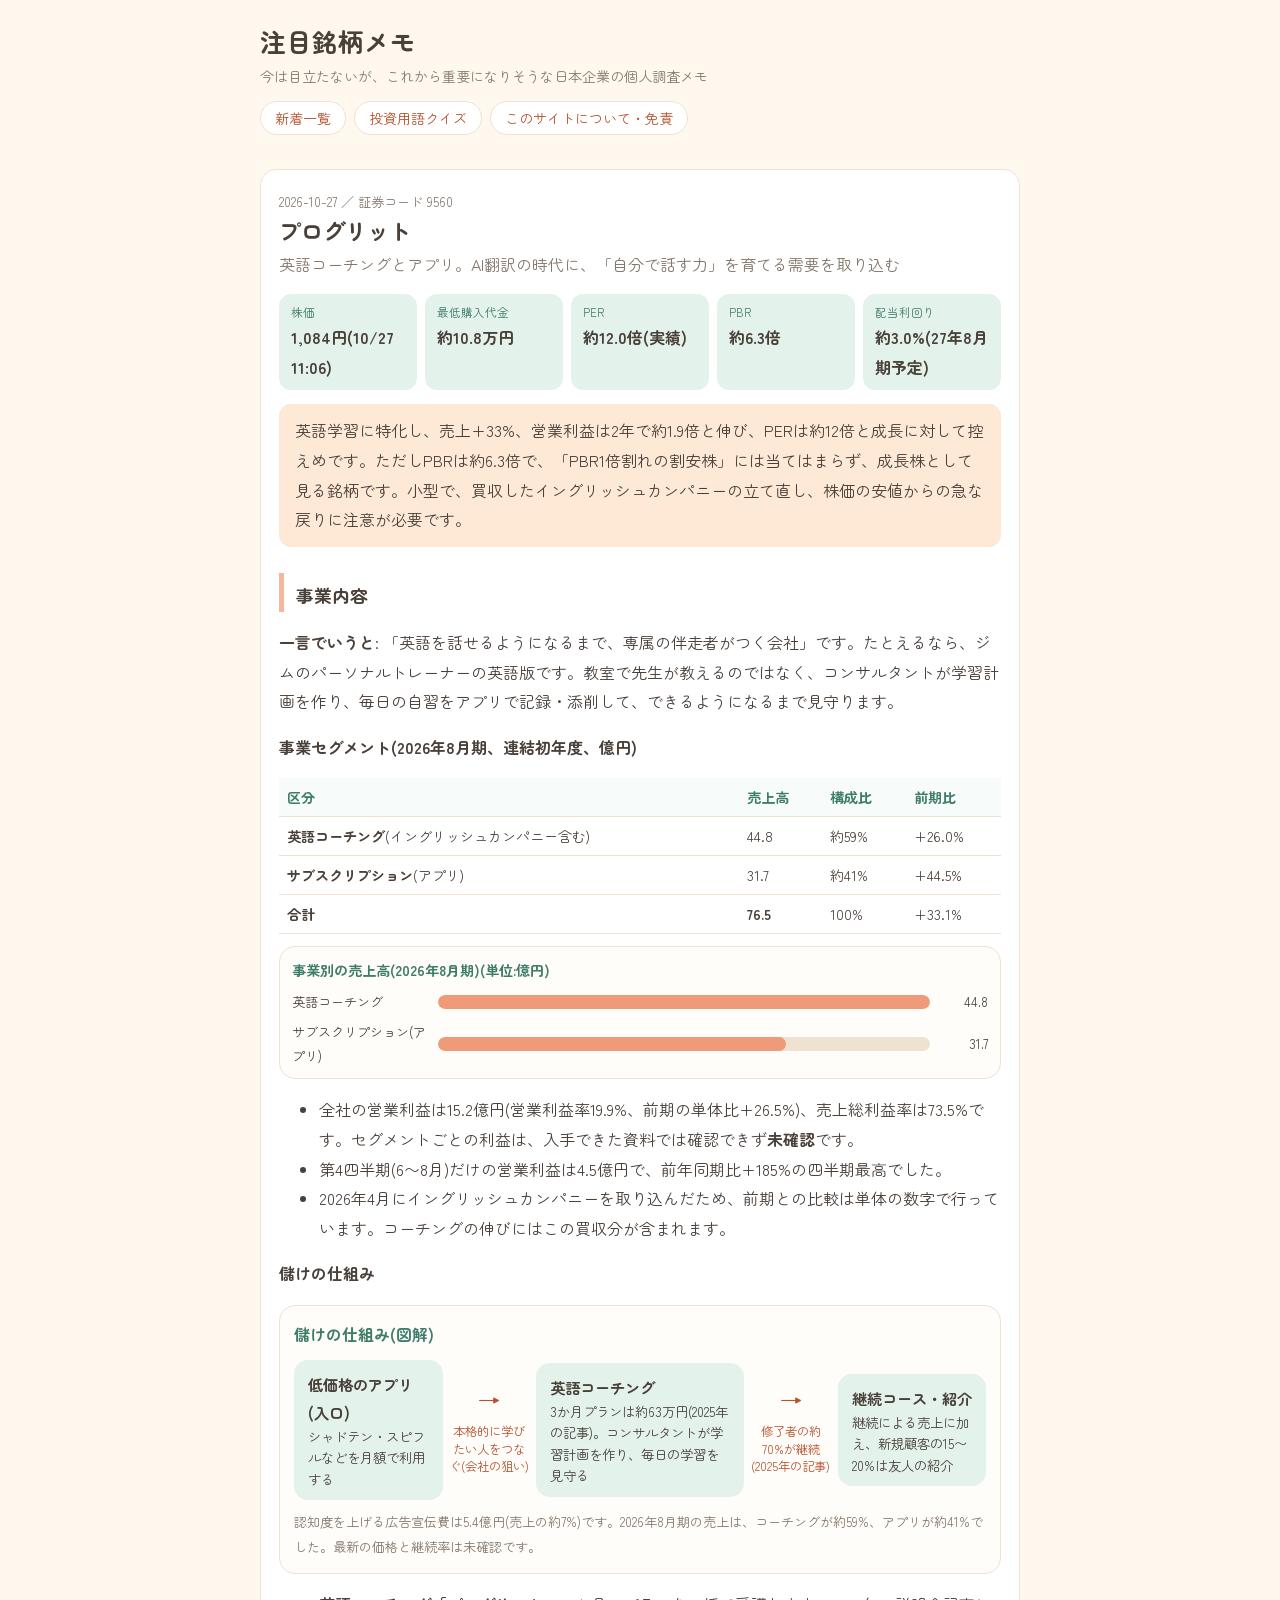
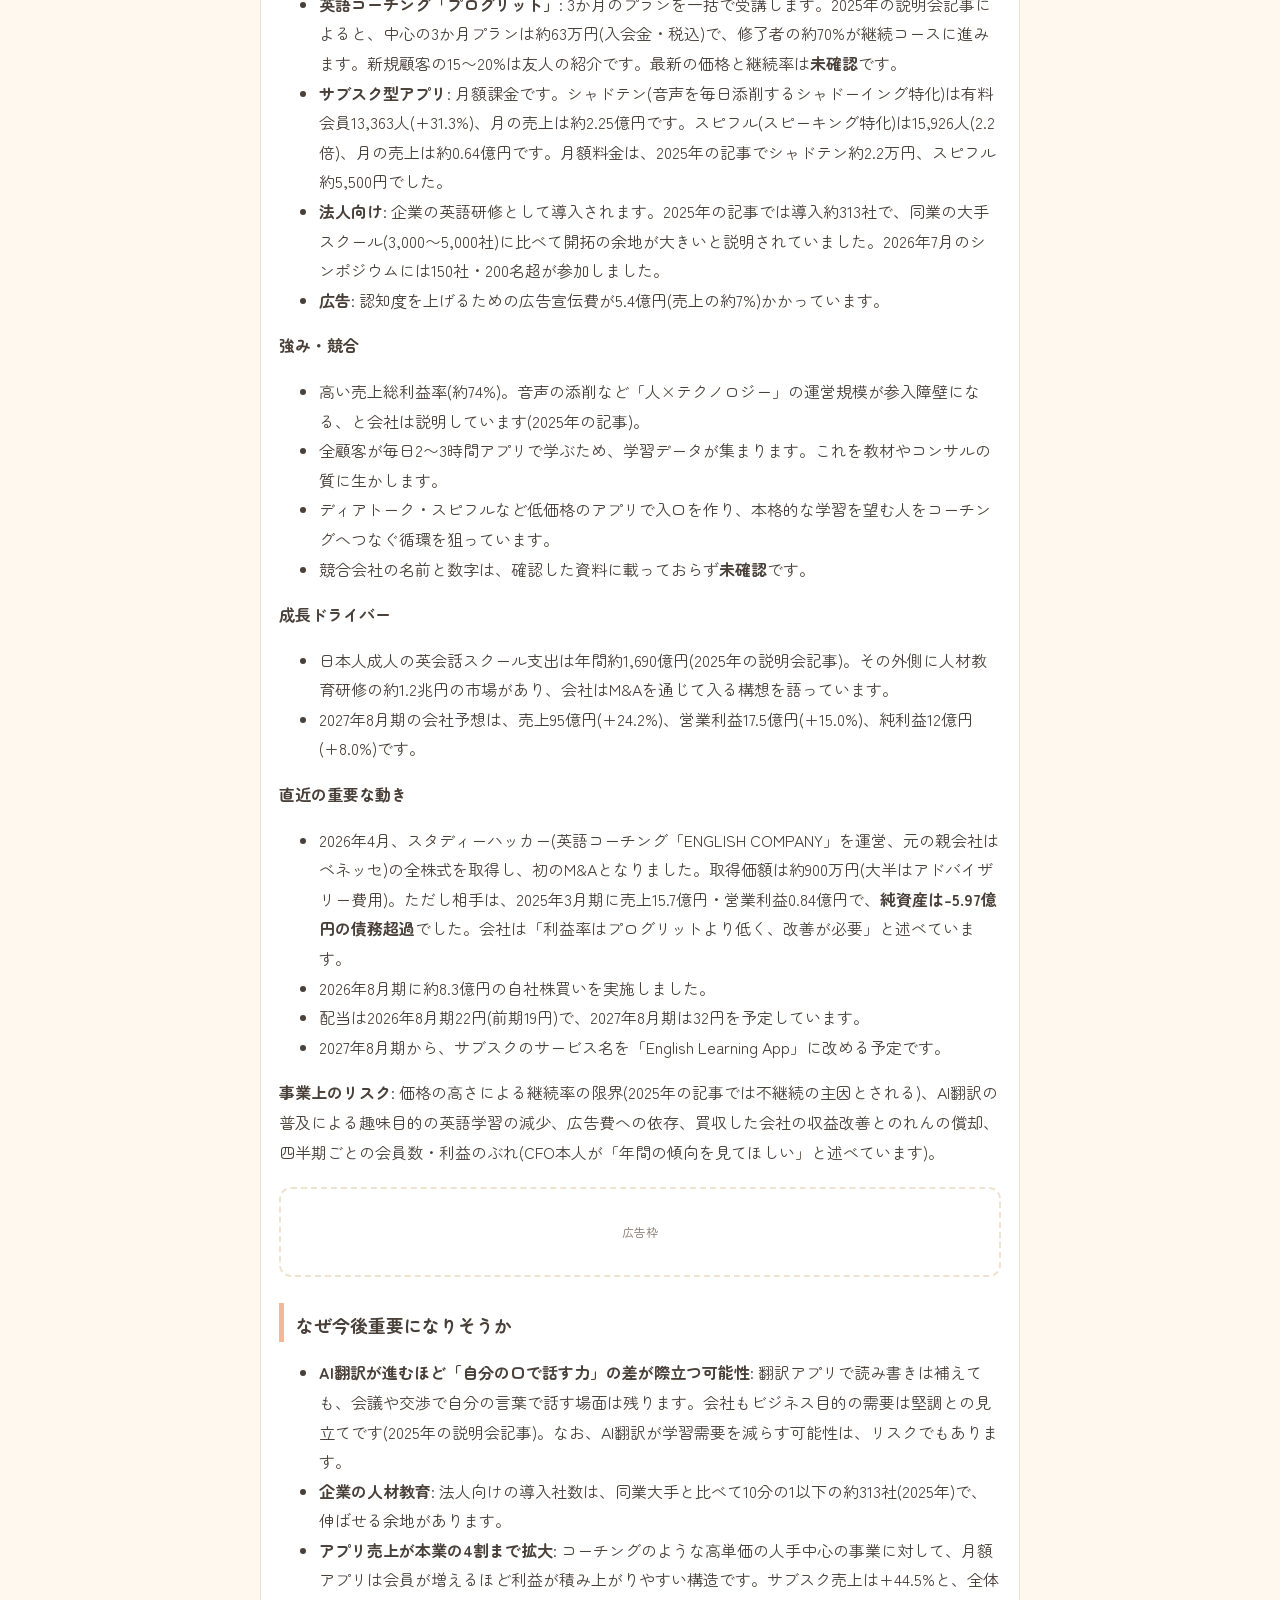
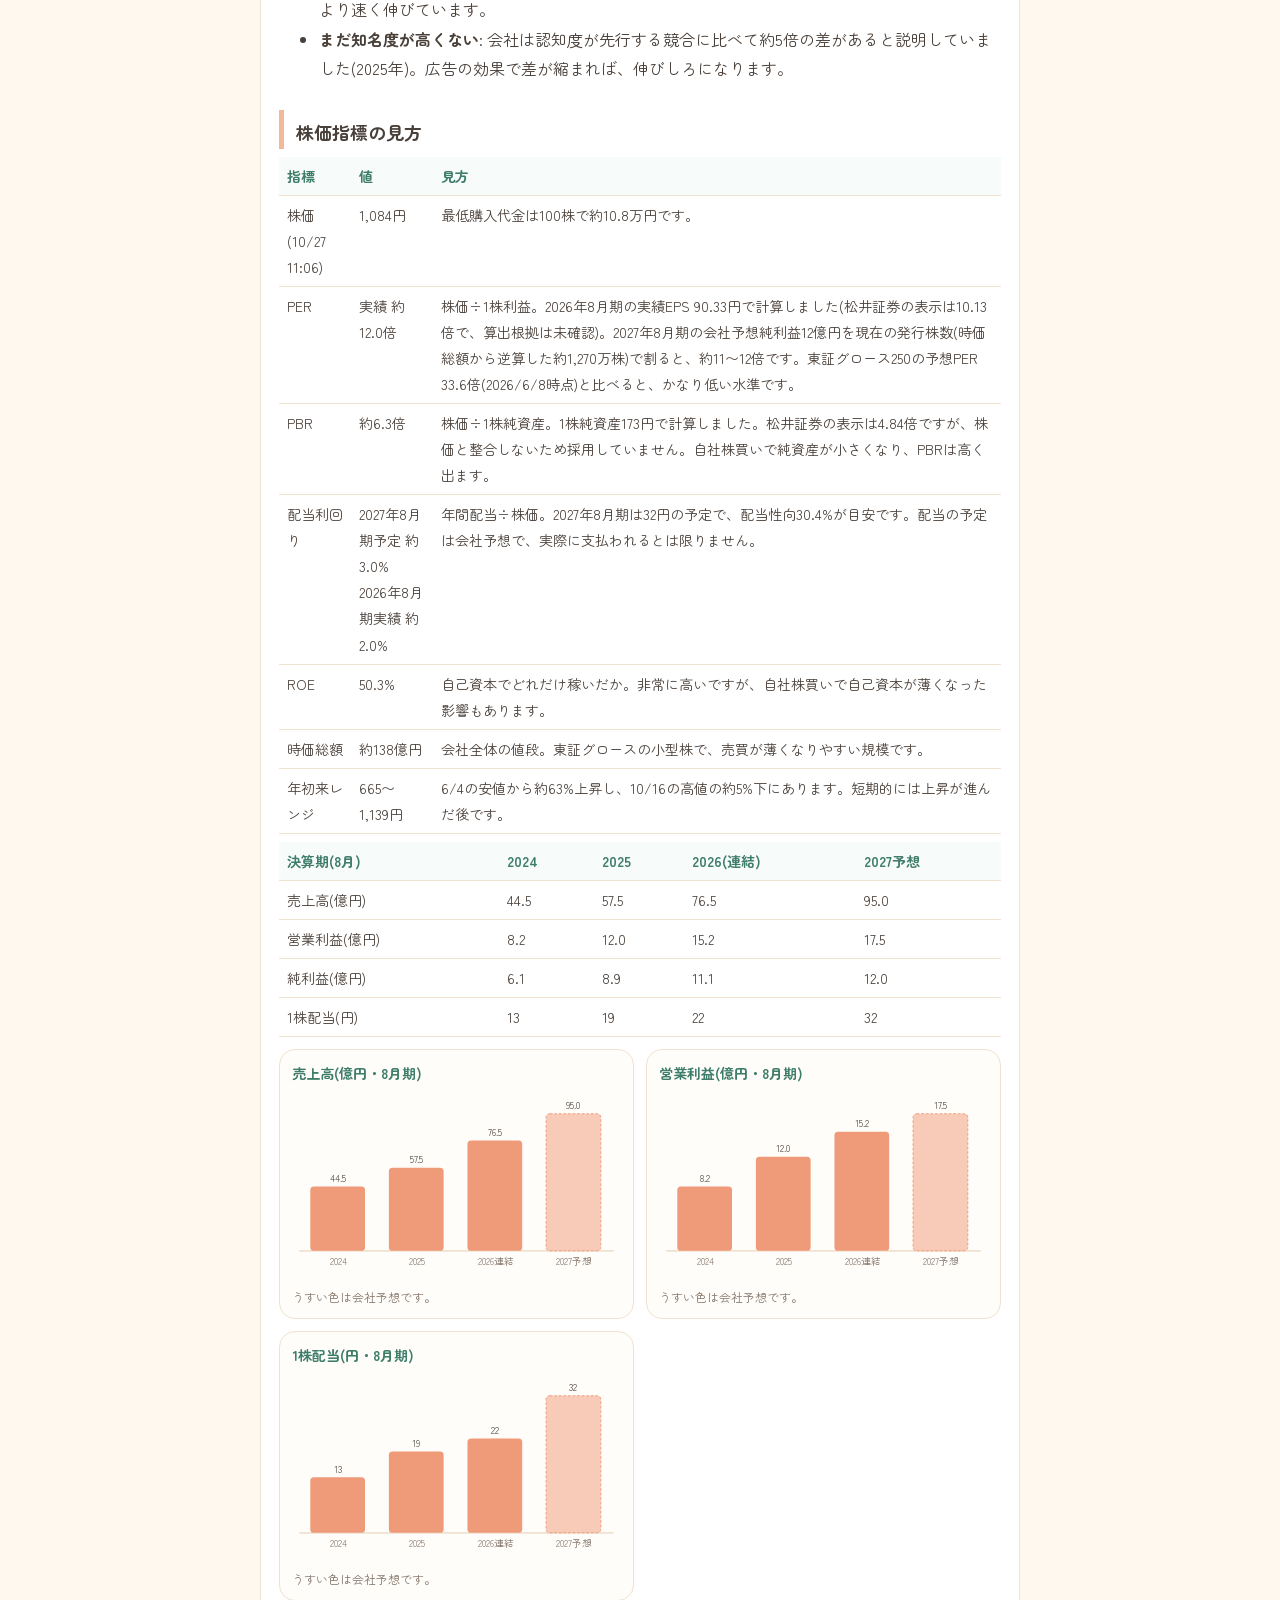
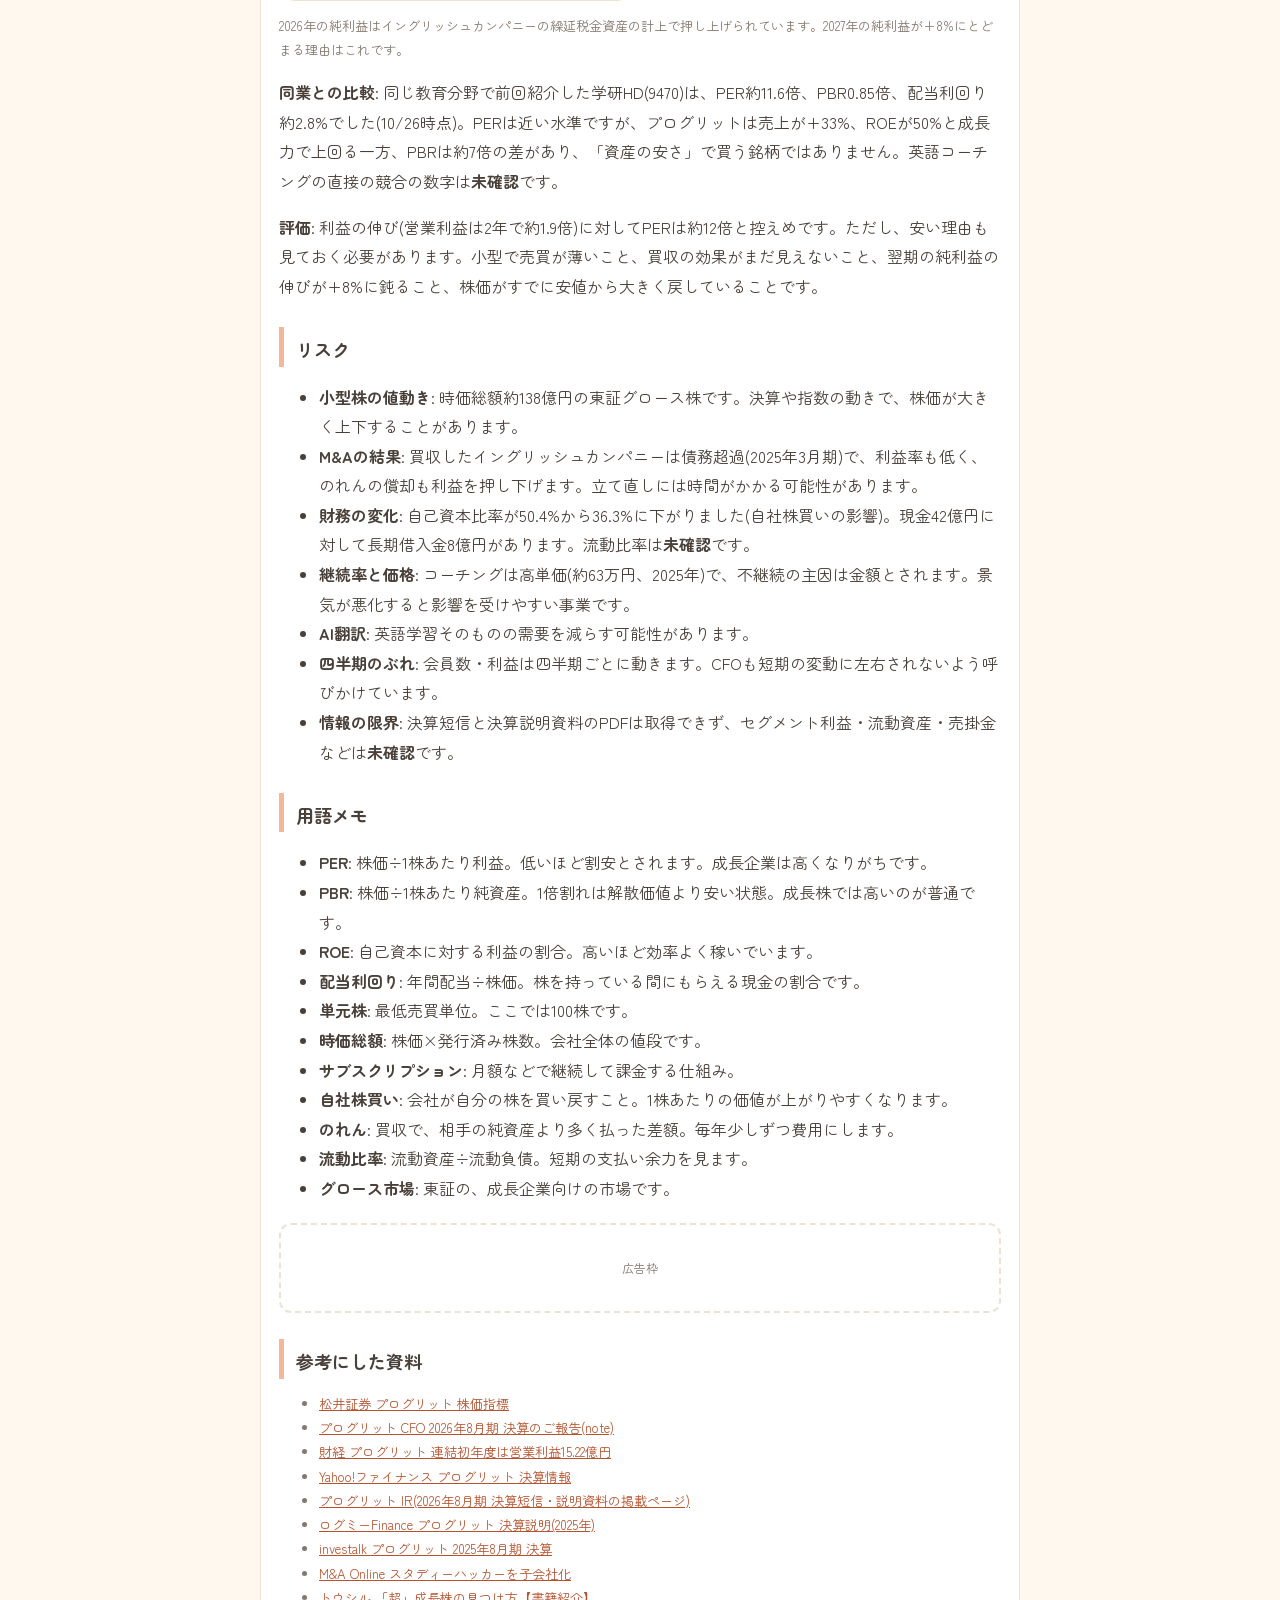
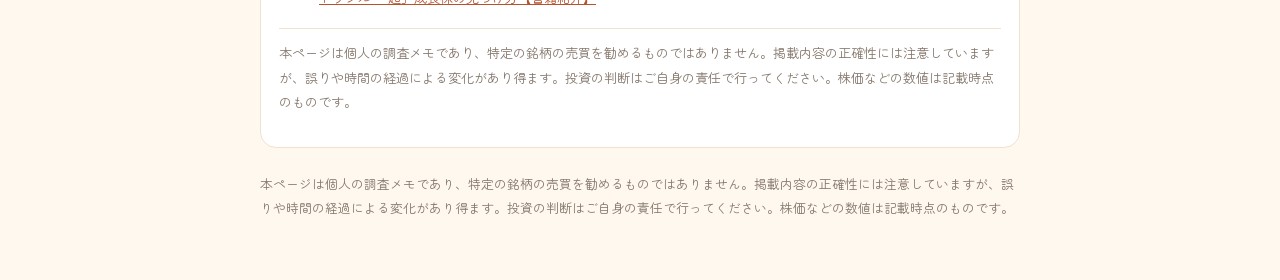
<file: docs/posts/20261027.html>
<!doctype html><html lang="ja"><head><meta charset="utf-8"><meta name="viewport" content="width=device-width,initial-scale=1"><title>プログリット(9560) | 注目銘柄メモ</title><meta name="description" content="英語コーチングとアプリ。AI翻訳の時代に、「自分で話す力」を育てる需要を取り込む"><link rel="preconnect" href="https://fonts.googleapis.com"><link rel="preconnect" href="https://fonts.gstatic.com" crossorigin><link rel="stylesheet" href="https://fonts.googleapis.com/css2?family=Zen+Maru+Gothic:wght@400;500;700&display=swap"><link rel="stylesheet" href="../style.css"></head><body><div class="wrap"><header><h1><a href="../index.html">注目銘柄メモ</a></h1><p class="tag">今は目立たないが、これから重要になりそうな日本企業の個人調査メモ</p><nav class="links"><a href="../index.html">新着一覧</a><a href="../quiz/index.html">投資用語クイズ</a><a href="../about.html">このサイトについて・免責</a></nav></header><article><div class="note">2026-10-27 ／ 証券コード 9560</div><h2>プログリット</h2><p class="theme">英語コーチングとアプリ。AI翻訳の時代に、「自分で話す力」を育てる需要を取り込む</p><dl class="stats"><div><dt>株価</dt><dd>1,084円(10/27 11:06)</dd></div><div><dt>最低購入代金</dt><dd>約10.8万円</dd></div><div><dt>PER</dt><dd>約12.0倍(実績)</dd></div><div><dt>PBR</dt><dd>約6.3倍</dd></div><div><dt>配当利回り</dt><dd>約3.0%(27年8月期予定)</dd></div></dl><p class="concl">英語学習に特化し、売上+33%、営業利益は2年で約1.9倍と伸び、PERは約12倍と成長に対して控えめです。ただしPBRは約6.3倍で、「PBR1倍割れの割安株」には当てはまらず、成長株として見る銘柄です。小型で、買収したイングリッシュカンパニーの立て直し、株価の安値からの急な戻りに注意が必要です。</p><h3>事業内容</h3><p><b>一言でいうと</b>: 「英語を話せるようになるまで、専属の伴走者がつく会社」です。たとえるなら、ジムのパーソナルトレーナーの英語版です。教室で先生が教えるのではなく、コンサルタントが学習計画を作り、毎日の自習をアプリで記録・添削して、できるようになるまで見守ります。</p>
<p><b>事業セグメント(2026年8月期、連結初年度、億円)</b></p>
<div class="scroll"><table><thead><tr><th>区分</th><th>売上高</th><th>構成比</th><th>前期比</th></tr></thead><tbody>
<tr><td><b>英語コーチング</b>(イングリッシュカンパニー含む)</td><td>44.8</td><td>約59%</td><td>+26.0%</td></tr>
<tr><td><b>サブスクリプション</b>(アプリ)</td><td>31.7</td><td>約41%</td><td>+44.5%</td></tr>
<tr><td><b>合計</b></td><td><b>76.5</b></td><td>100%</td><td>+33.1%</td></tr>
</tbody></table></div><div class="charts"><div class="chart"><h5>事業別の売上高(2026年8月期)(単位:億円)</h5><div class="hbar"><div class="row"><span class="l">英語コーチング</span><span class="bar"><i style="width:100.0%"></i></span><span class="v">44.8</span></div><div class="row"><span class="l">サブスクリプション(アプリ)</span><span class="bar"><i style="width:70.8%"></i></span><span class="v">31.7</span></div></div></div></div>
<ul>
<li>全社の営業利益は15.2億円(営業利益率19.9%、前期の単体比+26.5%)、売上総利益率は73.5%です。セグメントごとの利益は、入手できた資料では確認できず<b>未確認</b>です。</li>
<li>第4四半期(6〜8月)だけの営業利益は4.5億円で、前年同期比+185%の四半期最高でした。</li>
<li>2026年4月にイングリッシュカンパニーを取り込んだため、前期との比較は単体の数字で行っています。コーチングの伸びにはこの買収分が含まれます。</li>
</ul>
<p><b>儲けの仕組み</b></p><figure class="flow"><figcaption>儲けの仕組み(図解)</figcaption><div class="steps"><div class="box"><b>低価格のアプリ(入口)</b><span>シャドテン・スピフルなどを月額で利用する</span></div><div class="arrow"><span class="ar" aria-hidden="true"></span><em>本格的に学びたい人をつなぐ(会社の狙い)</em></div><div class="box"><b>英語コーチング</b><span>3か月プランは約63万円(2025年の記事)。コンサルタントが学習計画を作り、毎日の学習を見守る</span></div><div class="arrow"><span class="ar" aria-hidden="true"></span><em>修了者の約70%が継続(2025年の記事)</em></div><div class="box"><b>継続コース・紹介</b><span>継続による売上に加え、新規顧客の15〜20%は友人の紹介</span></div></div><p class="fnote">認知度を上げる広告宣伝費は5.4億円(売上の約7%)です。2026年8月期の売上は、コーチングが約59%、アプリが約41%でした。最新の価格と継続率は未確認です。</p></figure>
<ul>
<li><b>英語コーチング「プログリット」</b>: 3か月のプランを一括で受講します。2025年の説明会記事によると、中心の3か月プランは約63万円(入会金・税込)で、修了者の約70%が継続コースに進みます。新規顧客の15〜20%は友人の紹介です。最新の価格と継続率は<b>未確認</b>です。</li>
<li><b>サブスク型アプリ</b>: 月額課金です。シャドテン(音声を毎日添削するシャドーイング特化)は有料会員13,363人(+31.3%)、月の売上は約2.25億円です。スピフル(スピーキング特化)は15,926人(2.2倍)、月の売上は約0.64億円です。月額料金は、2025年の記事でシャドテン約2.2万円、スピフル約5,500円でした。</li>
<li><b>法人向け</b>: 企業の英語研修として導入されます。2025年の記事では導入約313社で、同業の大手スクール(3,000〜5,000社)に比べて開拓の余地が大きいと説明されていました。2026年7月のシンポジウムには150社・200名超が参加しました。</li>
<li><b>広告</b>: 認知度を上げるための広告宣伝費が5.4億円(売上の約7%)かかっています。</li>
</ul>
<p><b>強み・競合</b></p>
<ul>
<li>高い売上総利益率(約74%)。音声の添削など「人×テクノロジー」の運営規模が参入障壁になる、と会社は説明しています(2025年の記事)。</li>
<li>全顧客が毎日2〜3時間アプリで学ぶため、学習データが集まります。これを教材やコンサルの質に生かします。</li>
<li>ディアトーク・スピフルなど低価格のアプリで入口を作り、本格的な学習を望む人をコーチングへつなぐ循環を狙っています。</li>
<li>競合会社の名前と数字は、確認した資料に載っておらず<b>未確認</b>です。</li>
</ul>
<p><b>成長ドライバー</b></p>
<ul>
<li>日本人成人の英会話スクール支出は年間約1,690億円(2025年の説明会記事)。その外側に人材教育研修の約1.2兆円の市場があり、会社はM&Aを通じて入る構想を語っています。</li>
<li>2027年8月期の会社予想は、売上95億円(+24.2%)、営業利益17.5億円(+15.0%)、純利益12億円(+8.0%)です。</li>
</ul>
<p><b>直近の重要な動き</b></p>
<ul>
<li>2026年4月、スタディーハッカー(英語コーチング「ENGLISH COMPANY」を運営、元の親会社はベネッセ)の全株式を取得し、初のM&Aとなりました。取得価額は約900万円(大半はアドバイザリー費用)。ただし相手は、2025年3月期に売上15.7億円・営業利益0.84億円で、<b>純資産は-5.97億円の債務超過</b>でした。会社は「利益率はプログリットより低く、改善が必要」と述べています。</li>
<li>2026年8月期に約8.3億円の自社株買いを実施しました。</li>
<li>配当は2026年8月期22円(前期19円)で、2027年8月期は32円を予定しています。</li>
<li>2027年8月期から、サブスクのサービス名を「English Learning App」に改める予定です。</li>
</ul>
<p><b>事業上のリスク</b>: 価格の高さによる継続率の限界(2025年の記事では不継続の主因とされる)、AI翻訳の普及による趣味目的の英語学習の減少、広告費への依存、買収した会社の収益改善とのれんの償却、四半期ごとの会員数・利益のぶれ(CFO本人が「年間の傾向を見てほしい」と述べています)。</p><aside class="ad" aria-label="広告"><!-- AdSense承認後、ここに広告コードを貼る --><span>広告枠</span></aside><h3>なぜ今後重要になりそうか</h3><ul>
<li><b>AI翻訳が進むほど「自分の口で話す力」の差が際立つ可能性</b>: 翻訳アプリで読み書きは補えても、会議や交渉で自分の言葉で話す場面は残ります。会社もビジネス目的の需要は堅調との見立てです(2025年の説明会記事)。なお、AI翻訳が学習需要を減らす可能性は、リスクでもあります。</li>
<li><b>企業の人材教育</b>: 法人向けの導入社数は、同業大手と比べて10分の1以下の約313社(2025年)で、伸ばせる余地があります。</li>
<li><b>アプリ売上が本業の4割まで拡大</b>: コーチングのような高単価の人手中心の事業に対して、月額アプリは会員が増えるほど利益が積み上がりやすい構造です。サブスク売上は+44.5%と、全体より速く伸びています。</li>
<li><b>まだ知名度が高くない</b>: 会社は認知度が先行する競合に比べて約5倍の差があると説明していました(2025年)。広告の効果で差が縮まれば、伸びしろになります。</li>
</ul><h3>株価指標の見方</h3><div class="scroll"><table><thead><tr><th>指標</th><th>値</th><th>見方</th></tr></thead><tbody>
<tr><td>株価(10/27 11:06)</td><td>1,084円</td><td>最低購入代金は100株で約10.8万円です。</td></tr>
<tr><td>PER</td><td>実績 約12.0倍</td><td>株価÷1株利益。2026年8月期の実績EPS 90.33円で計算しました(松井証券の表示は10.13倍で、算出根拠は未確認)。2027年8月期の会社予想純利益12億円を現在の発行株数(時価総額から逆算した約1,270万株)で割ると、約11〜12倍です。東証グロース250の予想PER 33.6倍(2026/6/8時点)と比べると、かなり低い水準です。</td></tr>
<tr><td>PBR</td><td>約6.3倍</td><td>株価÷1株純資産。1株純資産173円で計算しました。松井証券の表示は4.84倍ですが、株価と整合しないため採用していません。自社株買いで純資産が小さくなり、PBRは高く出ます。</td></tr>
<tr><td>配当利回り</td><td>2027年8月期予定 約3.0%<br>2026年8月期実績 約2.0%</td><td>年間配当÷株価。2027年8月期は32円の予定で、配当性向30.4%が目安です。配当の予定は会社予想で、実際に支払われるとは限りません。</td></tr>
<tr><td>ROE</td><td>50.3%</td><td>自己資本でどれだけ稼いだか。非常に高いですが、自社株買いで自己資本が薄くなった影響もあります。</td></tr>
<tr><td>時価総額</td><td>約138億円</td><td>会社全体の値段。東証グロースの小型株で、売買が薄くなりやすい規模です。</td></tr>
<tr><td>年初来レンジ</td><td>665〜1,139円</td><td>6/4の安値から約63%上昇し、10/16の高値の約5%下にあります。短期的には上昇が進んだ後です。</td></tr>
</tbody></table></div>
<div class="scroll"><table><thead><tr><th>決算期(8月)</th><th>2024</th><th>2025</th><th>2026(連結)</th><th>2027予想</th></tr></thead><tbody>
<tr><td>売上高(億円)</td><td>44.5</td><td>57.5</td><td>76.5</td><td>95.0</td></tr>
<tr><td>営業利益(億円)</td><td>8.2</td><td>12.0</td><td>15.2</td><td>17.5</td></tr>
<tr><td>純利益(億円)</td><td>6.1</td><td>8.9</td><td>11.1</td><td>12.0</td></tr>
<tr><td>1株配当(円)</td><td>13</td><td>19</td><td>22</td><td>32</td></tr>
</tbody></table></div><div class="charts"><div class="chart"><h5>売上高(億円・8月期)</h5><svg viewBox="0 0 360 210" role="img" aria-label="売上高(億円・8月期)の棒グラフ"><line x1="8" y1="176" x2="352" y2="176" stroke="#f0e2d0" stroke-width="2"/><rect x="20.0" y="105.7" width="59.9" height="70.3" rx="4" fill="#ef9a78"/><text x="50.0" y="100.7" text-anchor="middle" font-size="10.5" fill="#4a403a">44.5</text><text x="51.0" y="192" text-anchor="middle" font-size="10.5" fill="#85776c">2024</text><rect x="106.0" y="85.2" width="59.9" height="90.8" rx="4" fill="#ef9a78"/><text x="136.0" y="80.2" text-anchor="middle" font-size="10.5" fill="#4a403a">57.5</text><text x="137.0" y="192" text-anchor="middle" font-size="10.5" fill="#85776c">2025</text><rect x="192.0" y="55.2" width="59.9" height="120.8" rx="4" fill="#ef9a78"/><text x="222.0" y="50.2" text-anchor="middle" font-size="10.5" fill="#4a403a">76.5</text><text x="223.0" y="192" text-anchor="middle" font-size="10.5" fill="#85776c">2026連結</text><rect x="278.0" y="26.0" width="59.9" height="150.0" rx="4" fill="#ef9a78" fill-opacity="0.5" stroke="#ef9a78" stroke-dasharray="3 2"/><text x="308.0" y="21.0" text-anchor="middle" font-size="10.5" fill="#4a403a">95.0</text><text x="309.0" y="192" text-anchor="middle" font-size="10.5" fill="#85776c">2027予想</text></svg><p class="cnote">うすい色は会社予想です。</p></div><div class="chart"><h5>営業利益(億円・8月期)</h5><svg viewBox="0 0 360 210" role="img" aria-label="営業利益(億円・8月期)の棒グラフ"><line x1="8" y1="176" x2="352" y2="176" stroke="#f0e2d0" stroke-width="2"/><rect x="20.0" y="105.7" width="59.9" height="70.3" rx="4" fill="#ef9a78"/><text x="50.0" y="100.7" text-anchor="middle" font-size="10.5" fill="#4a403a">8.2</text><text x="51.0" y="192" text-anchor="middle" font-size="10.5" fill="#85776c">2024</text><rect x="106.0" y="73.1" width="59.9" height="102.9" rx="4" fill="#ef9a78"/><text x="136.0" y="68.1" text-anchor="middle" font-size="10.5" fill="#4a403a">12.0</text><text x="137.0" y="192" text-anchor="middle" font-size="10.5" fill="#85776c">2025</text><rect x="192.0" y="45.7" width="59.9" height="130.3" rx="4" fill="#ef9a78"/><text x="222.0" y="40.7" text-anchor="middle" font-size="10.5" fill="#4a403a">15.2</text><text x="223.0" y="192" text-anchor="middle" font-size="10.5" fill="#85776c">2026連結</text><rect x="278.0" y="26.0" width="59.9" height="150.0" rx="4" fill="#ef9a78" fill-opacity="0.5" stroke="#ef9a78" stroke-dasharray="3 2"/><text x="308.0" y="21.0" text-anchor="middle" font-size="10.5" fill="#4a403a">17.5</text><text x="309.0" y="192" text-anchor="middle" font-size="10.5" fill="#85776c">2027予想</text></svg><p class="cnote">うすい色は会社予想です。</p></div><div class="chart"><h5>1株配当(円・8月期)</h5><svg viewBox="0 0 360 210" role="img" aria-label="1株配当(円・8月期)の棒グラフ"><line x1="8" y1="176" x2="352" y2="176" stroke="#f0e2d0" stroke-width="2"/><rect x="20.0" y="115.1" width="59.9" height="60.9" rx="4" fill="#ef9a78"/><text x="50.0" y="110.1" text-anchor="middle" font-size="10.5" fill="#4a403a">13</text><text x="51.0" y="192" text-anchor="middle" font-size="10.5" fill="#85776c">2024</text><rect x="106.0" y="86.9" width="59.9" height="89.1" rx="4" fill="#ef9a78"/><text x="136.0" y="81.9" text-anchor="middle" font-size="10.5" fill="#4a403a">19</text><text x="137.0" y="192" text-anchor="middle" font-size="10.5" fill="#85776c">2025</text><rect x="192.0" y="72.9" width="59.9" height="103.1" rx="4" fill="#ef9a78"/><text x="222.0" y="67.9" text-anchor="middle" font-size="10.5" fill="#4a403a">22</text><text x="223.0" y="192" text-anchor="middle" font-size="10.5" fill="#85776c">2026連結</text><rect x="278.0" y="26.0" width="59.9" height="150.0" rx="4" fill="#ef9a78" fill-opacity="0.5" stroke="#ef9a78" stroke-dasharray="3 2"/><text x="308.0" y="21.0" text-anchor="middle" font-size="10.5" fill="#4a403a">32</text><text x="309.0" y="192" text-anchor="middle" font-size="10.5" fill="#85776c">2027予想</text></svg><p class="cnote">うすい色は会社予想です。</p></div></div>
<p class="note">2026年の純利益はイングリッシュカンパニーの繰延税金資産の計上で押し上げられています。2027年の純利益が+8%にとどまる理由はこれです。</p>
<p><b>同業との比較</b>: 同じ教育分野で前回紹介した学研HD(9470)は、PER約11.6倍、PBR0.85倍、配当利回り約2.8%でした(10/26時点)。PERは近い水準ですが、プログリットは売上が+33%、ROEが50%と成長力で上回る一方、PBRは約7倍の差があり、「資産の安さ」で買う銘柄ではありません。英語コーチングの直接の競合の数字は<b>未確認</b>です。</p>
<p><b>評価</b>: 利益の伸び(営業利益は2年で約1.9倍)に対してPERは約12倍と控えめです。ただし、安い理由も見ておく必要があります。小型で売買が薄いこと、買収の効果がまだ見えないこと、翌期の純利益の伸びが+8%に鈍ること、株価がすでに安値から大きく戻していることです。</p><h3>リスク</h3><ul>
<li><b>小型株の値動き</b>: 時価総額約138億円の東証グロース株です。決算や指数の動きで、株価が大きく上下することがあります。</li>
<li><b>M&Aの結果</b>: 買収したイングリッシュカンパニーは債務超過(2025年3月期)で、利益率も低く、のれんの償却も利益を押し下げます。立て直しには時間がかかる可能性があります。</li>
<li><b>財務の変化</b>: 自己資本比率が50.4%から36.3%に下がりました(自社株買いの影響)。現金42億円に対して長期借入金8億円があります。流動比率は<b>未確認</b>です。</li>
<li><b>継続率と価格</b>: コーチングは高単価(約63万円、2025年)で、不継続の主因は金額とされます。景気が悪化すると影響を受けやすい事業です。</li>
<li><b>AI翻訳</b>: 英語学習そのものの需要を減らす可能性があります。</li>
<li><b>四半期のぶれ</b>: 会員数・利益は四半期ごとに動きます。CFOも短期の変動に左右されないよう呼びかけています。</li>
<li><b>情報の限界</b>: 決算短信と決算説明資料のPDFは取得できず、セグメント利益・流動資産・売掛金などは<b>未確認</b>です。</li>
</ul><h3>用語メモ</h3><ul>
<li><b>PER</b>: 株価÷1株あたり利益。低いほど割安とされます。成長企業は高くなりがちです。</li>
<li><b>PBR</b>: 株価÷1株あたり純資産。1倍割れは解散価値より安い状態。成長株では高いのが普通です。</li>
<li><b>ROE</b>: 自己資本に対する利益の割合。高いほど効率よく稼いでいます。</li>
<li><b>配当利回り</b>: 年間配当÷株価。株を持っている間にもらえる現金の割合です。</li>
<li><b>単元株</b>: 最低売買単位。ここでは100株です。</li>
<li><b>時価総額</b>: 株価×発行済み株数。会社全体の値段です。</li>
<li><b>サブスクリプション</b>: 月額などで継続して課金する仕組み。</li>
<li><b>自社株買い</b>: 会社が自分の株を買い戻すこと。1株あたりの価値が上がりやすくなります。</li>
<li><b>のれん</b>: 買収で、相手の純資産より多く払った差額。毎年少しずつ費用にします。</li>
<li><b>流動比率</b>: 流動資産÷流動負債。短期の支払い余力を見ます。</li>
<li><b>グロース市場</b>: 東証の、成長企業向けの市場です。</li>
</ul><aside class="ad" aria-label="広告"><!-- AdSense承認後、ここに広告コードを貼る --><span>広告枠</span></aside><h3>参考にした資料</h3><ul class="src"><li><a href="https://finance.matsui.co.jp/stock/9560/index" rel="noopener">松井証券 プログリット 株価指標</a></li><li><a href="https://note.com/ryotani/n/nd58b2ada36c1?hl=en" rel="noopener">プログリット CFO 2026年8月期 決算のご報告(note)</a></li><li><a href="https://www.zaikei.co.jp/article/20261015/873500.html" rel="noopener">財経 プログリット 連結初年度は営業利益15.22億円</a></li><li><a href="https://finance.yahoo.co.jp/quote/9560.T/financials" rel="noopener">Yahoo!ファイナンス プログリット 決算情報</a></li><li><a href="https://about.progrit.co.jp/ir" rel="noopener">プログリット IR(2026年8月期 決算短信・説明資料の掲載ページ)</a></li><li><a href="https://finance.logmi.jp/articles/381518" rel="noopener">ログミーFinance プログリット 決算説明(2025年)</a></li><li><a href="https://investalk.jp/9560/progrit-2025-08-earnings/" rel="noopener">investalk プログリット 2025年8月期 決算</a></li><li><a href="https://maonline.jp/news/20260407e" rel="noopener">M&amp;A Online スタディーハッカーを子会社化</a></li><li><a href="https://media.rakuten-sec.net/articles/-/52456" rel="noopener">トウシル 「超」成長株の見つけ方【書籍紹介】</a></li></ul><p class="disc">本ページは個人の調査メモであり、特定の銘柄の売買を勧めるものではありません。掲載内容の正確性には注意していますが、誤りや時間の経過による変化があり得ます。投資の判断はご自身の責任で行ってください。株価などの数値は記載時点のものです。</p></article><footer><p>本ページは個人の調査メモであり、特定の銘柄の売買を勧めるものではありません。掲載内容の正確性には注意していますが、誤りや時間の経過による変化があり得ます。投資の判断はご自身の責任で行ってください。株価などの数値は記載時点のものです。</p></footer></div></body></html>
</file>
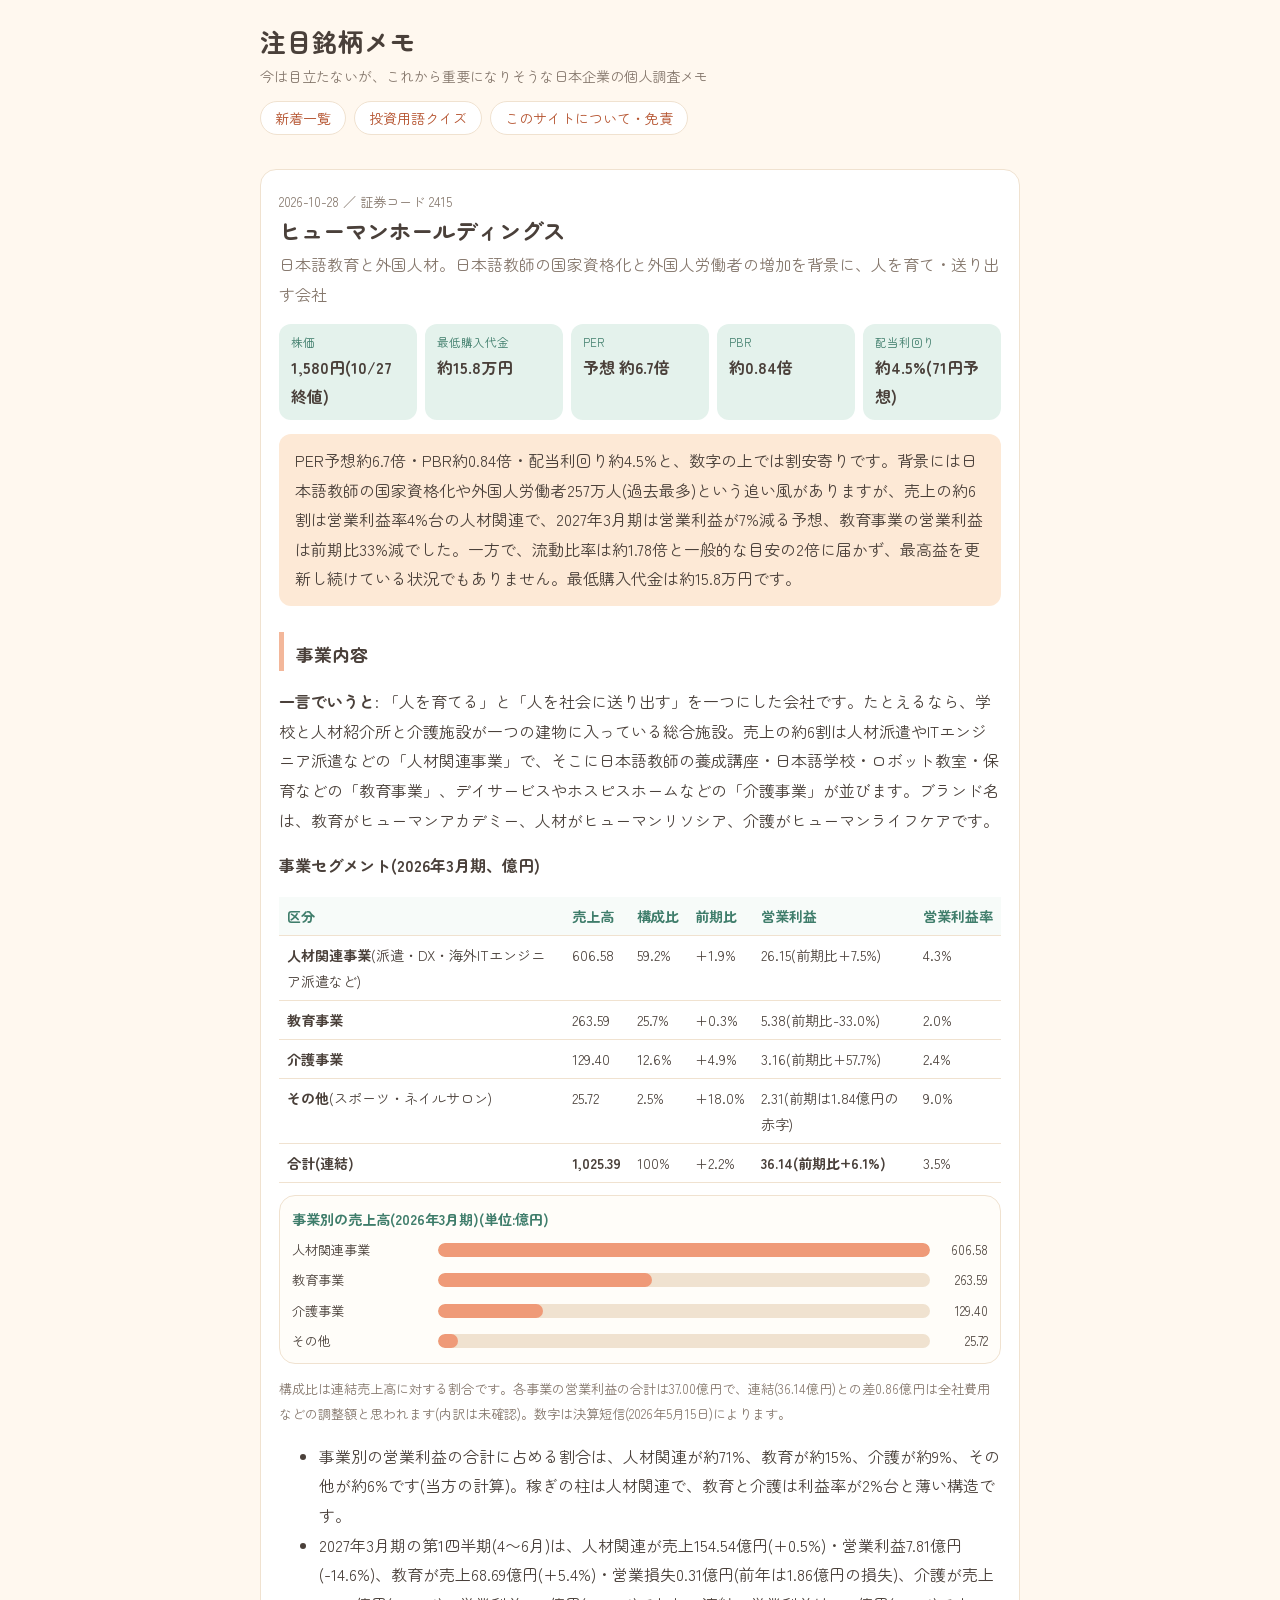
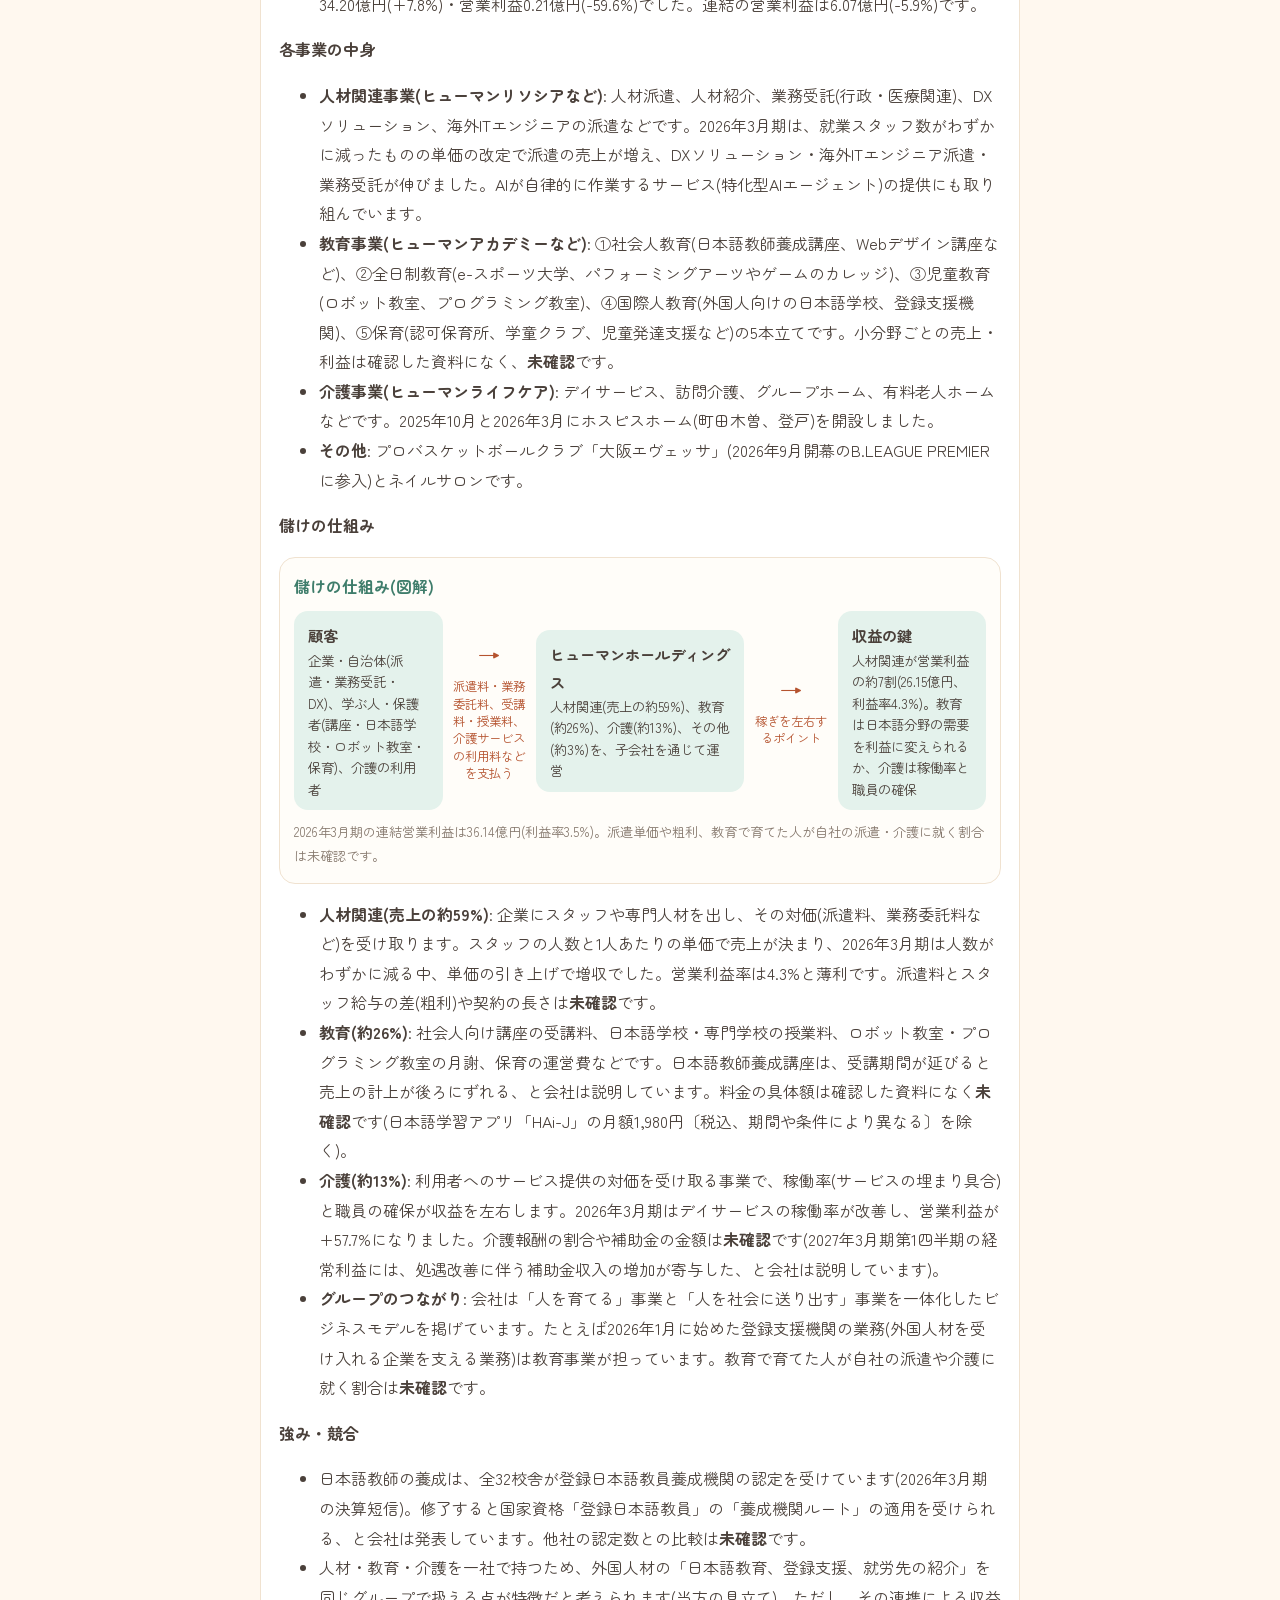
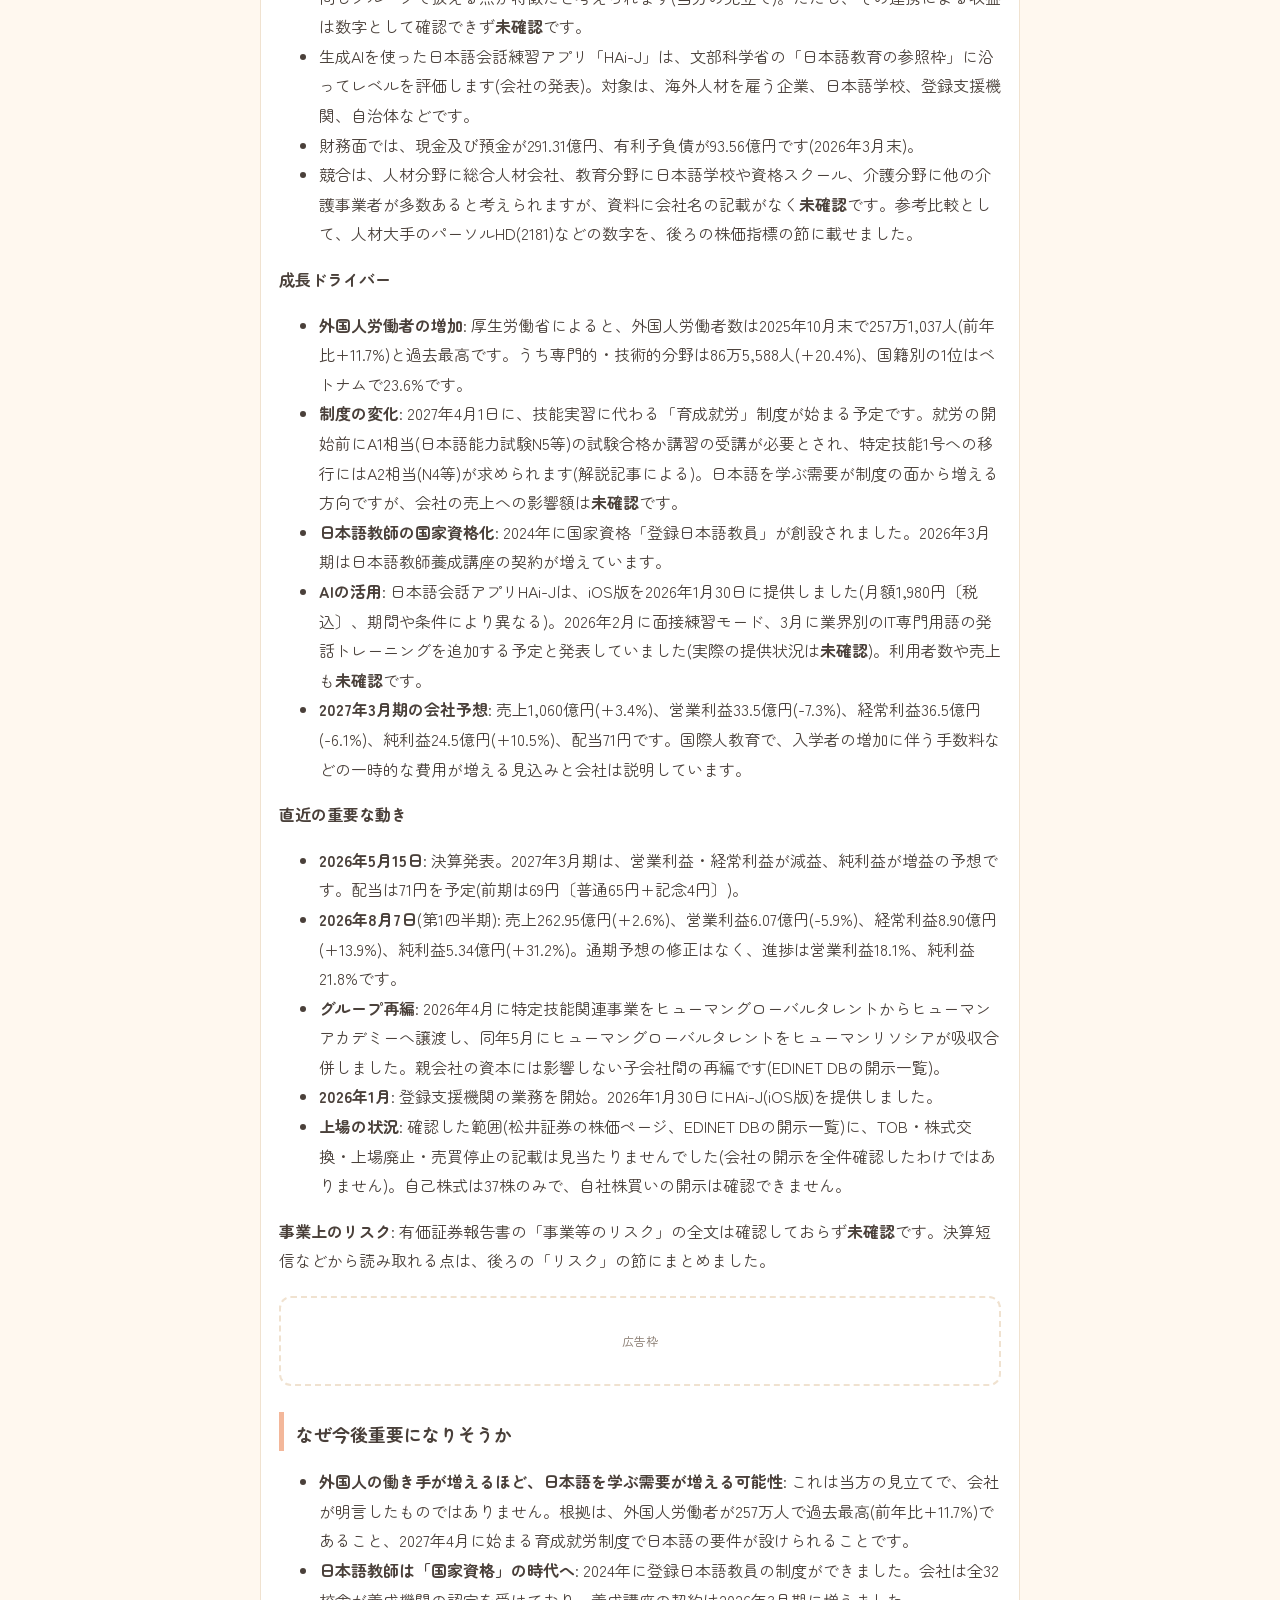
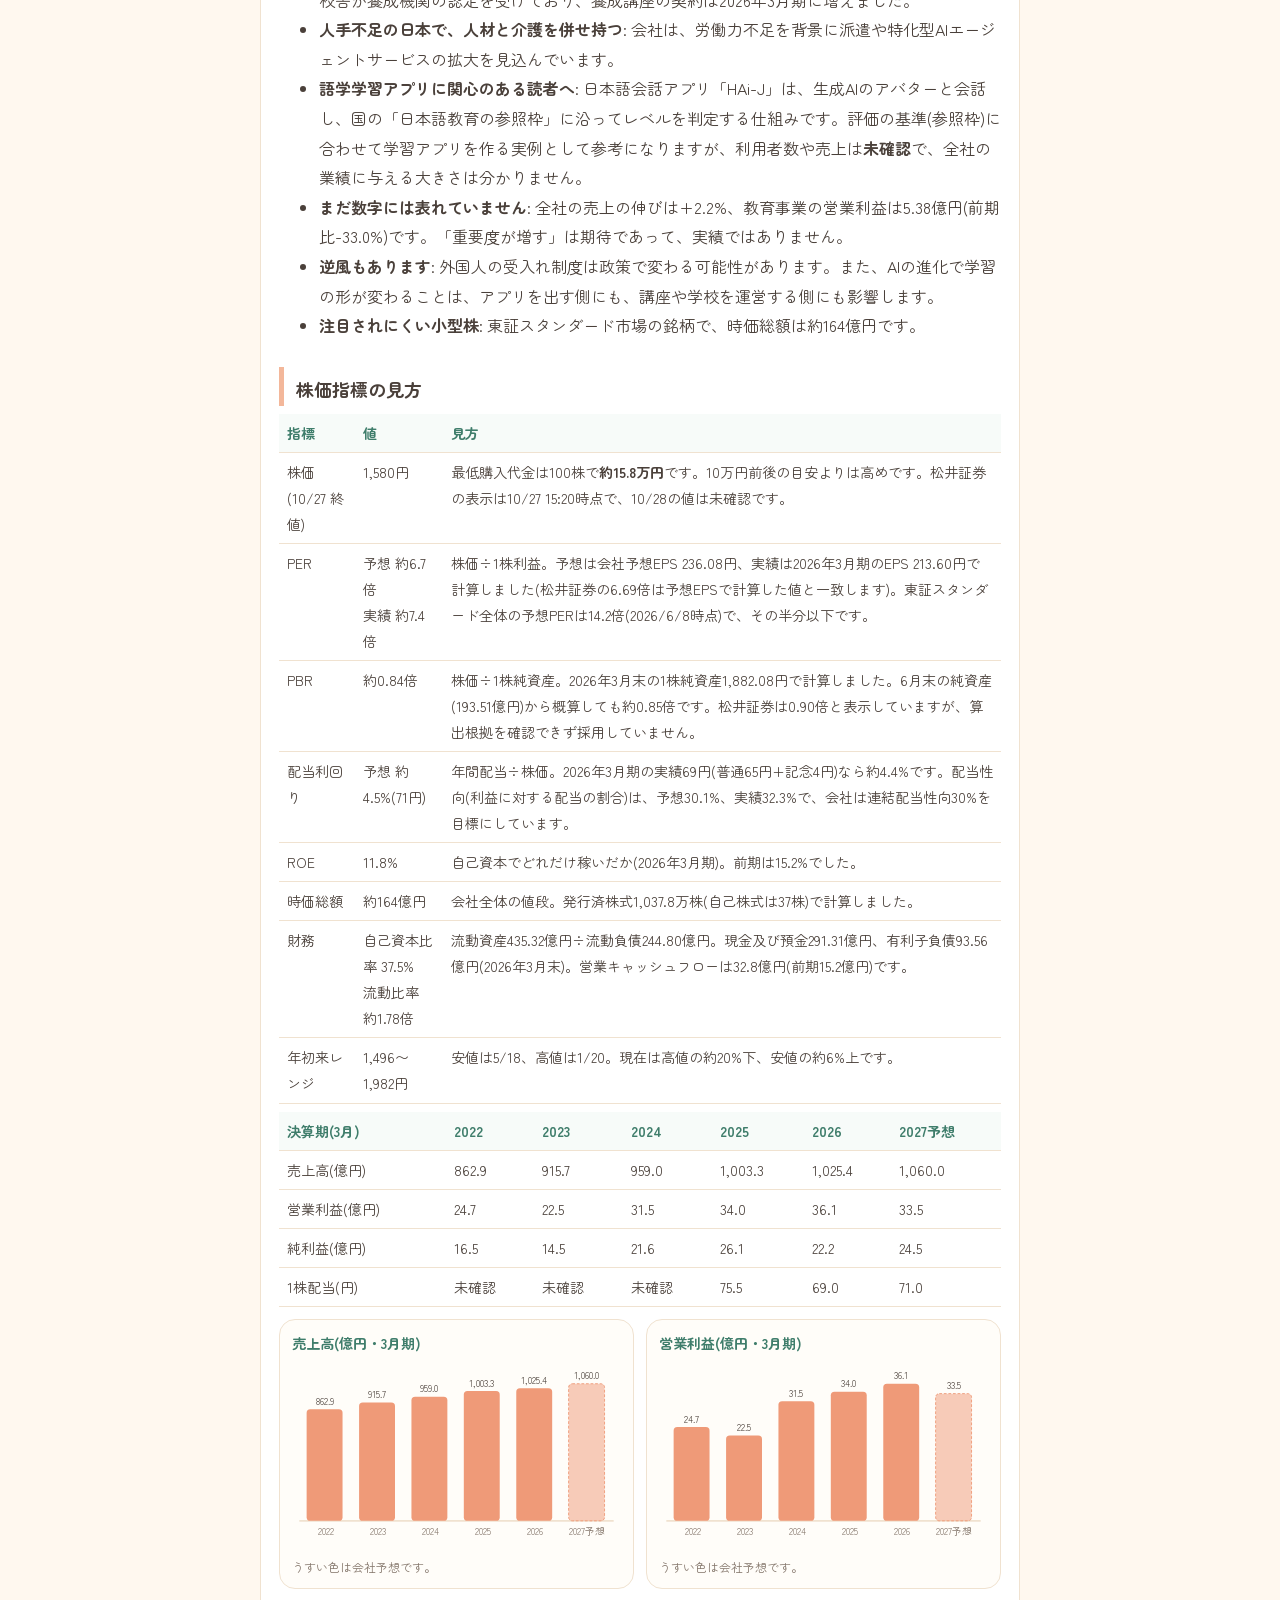
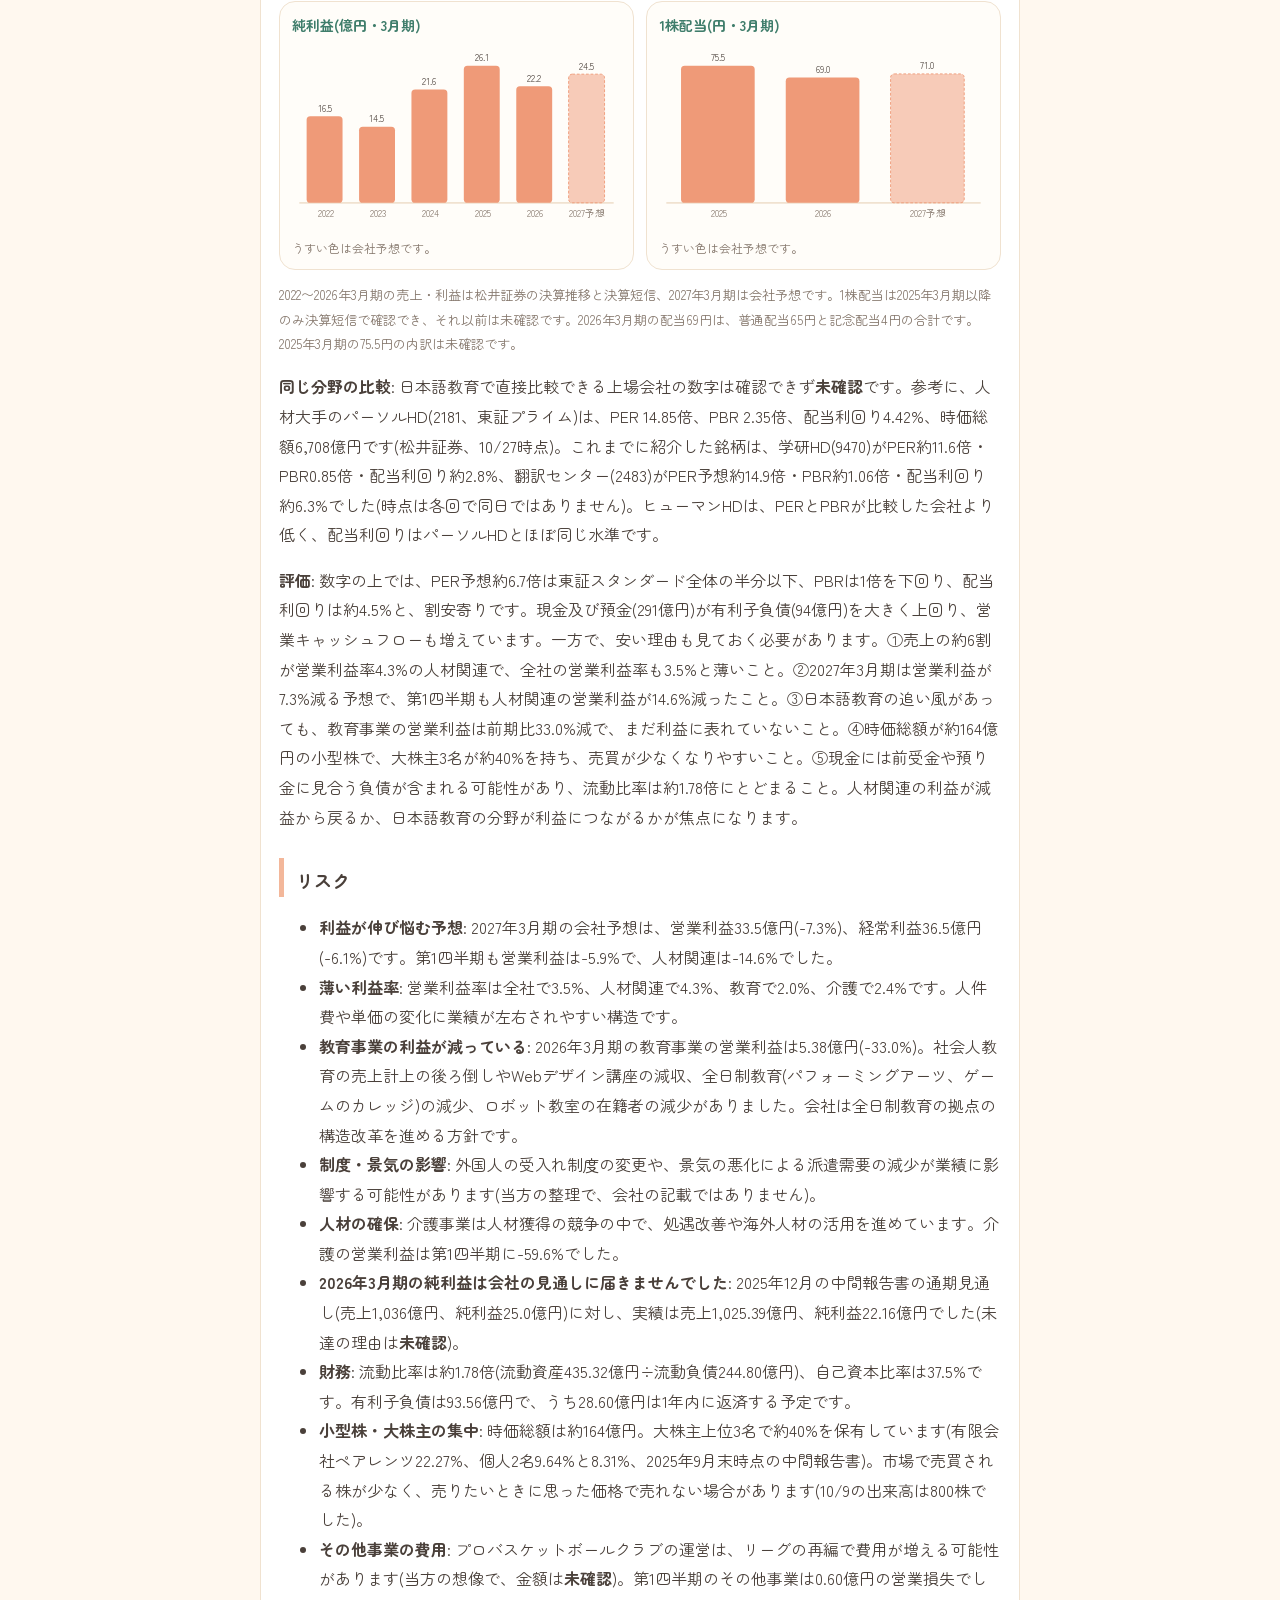
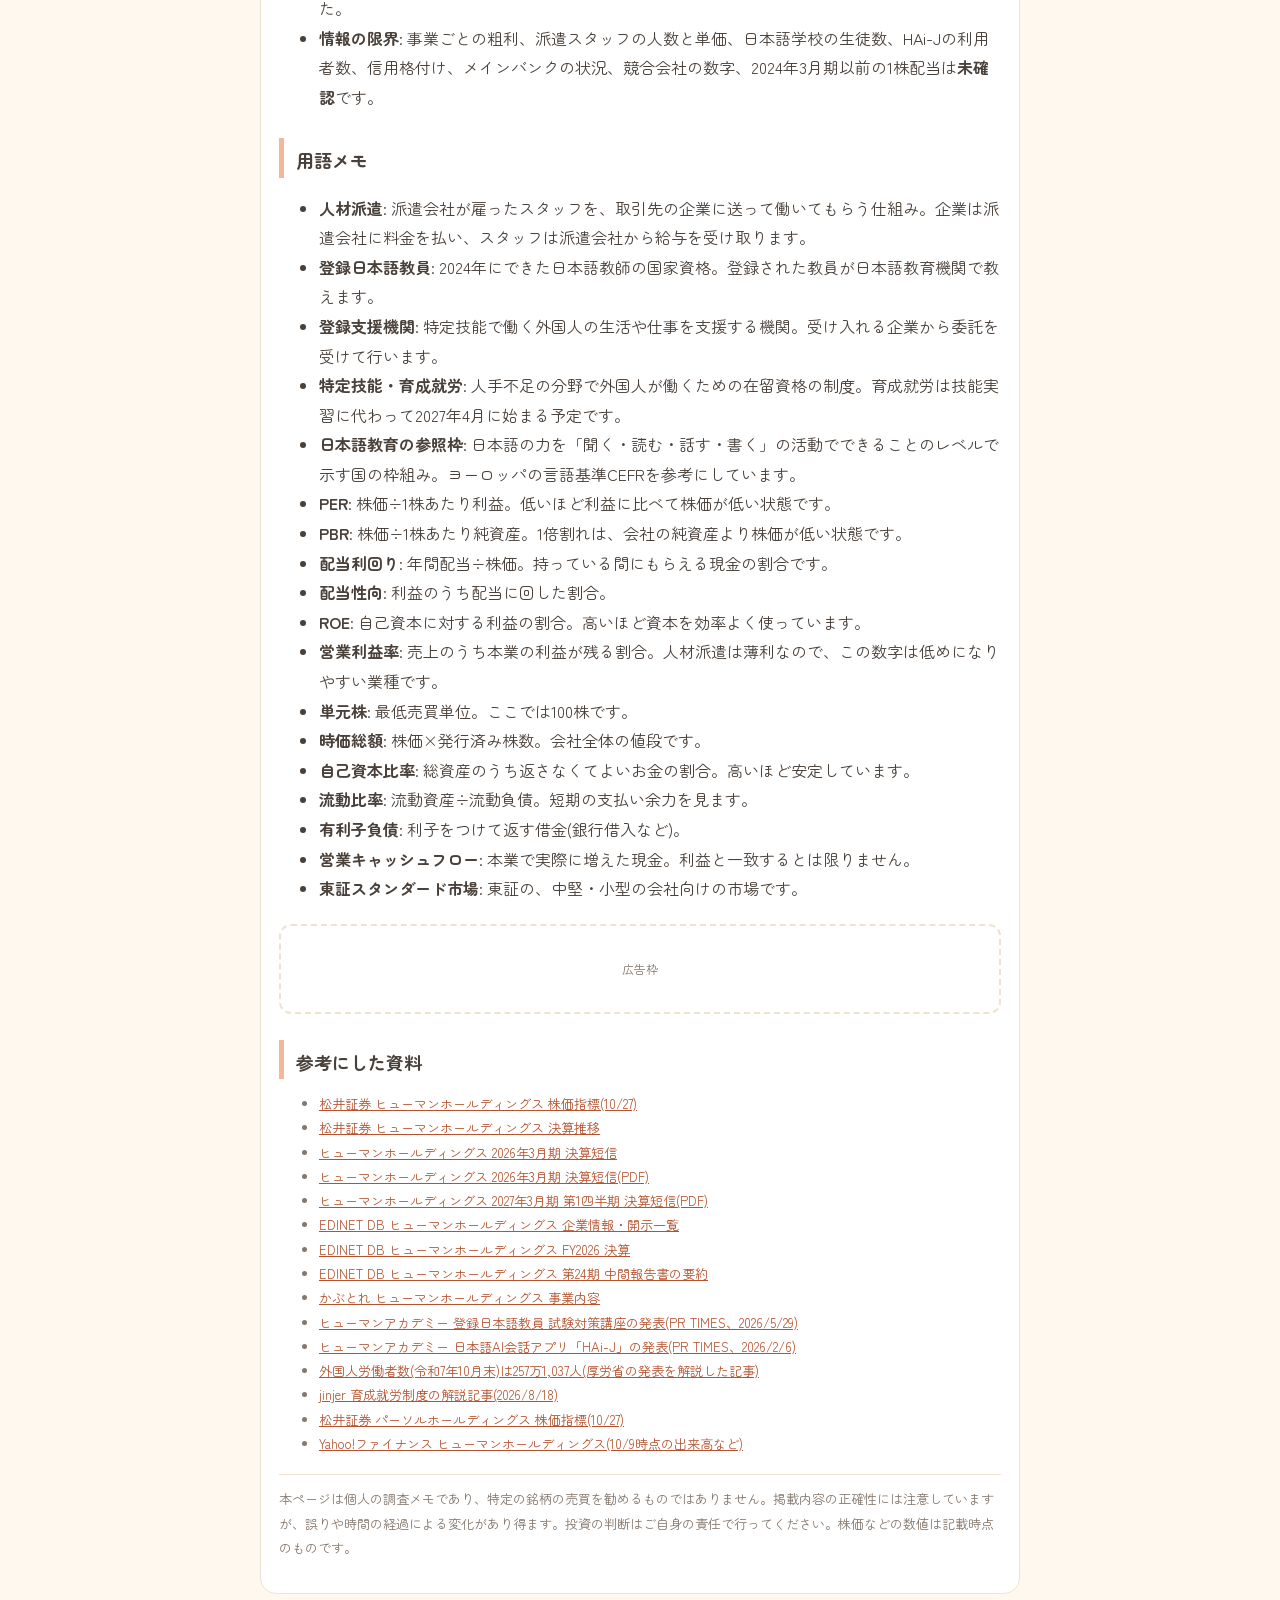
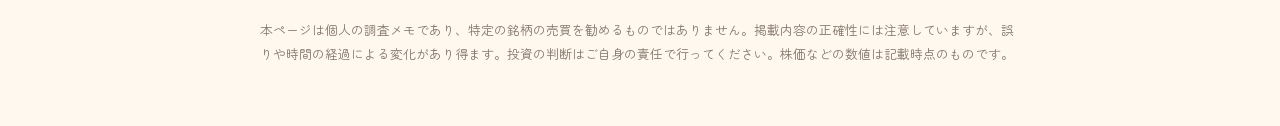
<file: docs/posts/20261028-2.html>
<!doctype html><html lang="ja"><head><meta charset="utf-8"><meta name="viewport" content="width=device-width,initial-scale=1"><title>ヒューマンホールディングス(2415) | 注目銘柄メモ</title><meta name="description" content="日本語教育と外国人材。日本語教師の国家資格化と外国人労働者の増加を背景に、人を育て・送り出す会社"><link rel="preconnect" href="https://fonts.googleapis.com"><link rel="preconnect" href="https://fonts.gstatic.com" crossorigin><link rel="stylesheet" href="https://fonts.googleapis.com/css2?family=Zen+Maru+Gothic:wght@400;500;700&display=swap"><link rel="stylesheet" href="../style.css"></head><body><div class="wrap"><header><h1><a href="../index.html">注目銘柄メモ</a></h1><p class="tag">今は目立たないが、これから重要になりそうな日本企業の個人調査メモ</p><nav class="links"><a href="../index.html">新着一覧</a><a href="../quiz/index.html">投資用語クイズ</a><a href="../about.html">このサイトについて・免責</a></nav></header><article><div class="note">2026-10-28 ／ 証券コード 2415</div><h2>ヒューマンホールディングス</h2><p class="theme">日本語教育と外国人材。日本語教師の国家資格化と外国人労働者の増加を背景に、人を育て・送り出す会社</p><dl class="stats"><div><dt>株価</dt><dd>1,580円(10/27 終値)</dd></div><div><dt>最低購入代金</dt><dd>約15.8万円</dd></div><div><dt>PER</dt><dd>予想 約6.7倍</dd></div><div><dt>PBR</dt><dd>約0.84倍</dd></div><div><dt>配当利回り</dt><dd>約4.5%(71円予想)</dd></div></dl><p class="concl">PER予想約6.7倍・PBR約0.84倍・配当利回り約4.5%と、数字の上では割安寄りです。背景には日本語教師の国家資格化や外国人労働者257万人(過去最多)という追い風がありますが、売上の約6割は営業利益率4%台の人材関連で、2027年3月期は営業利益が7%減る予想、教育事業の営業利益は前期比33%減でした。一方で、流動比率は約1.78倍と一般的な目安の2倍に届かず、最高益を更新し続けている状況でもありません。最低購入代金は約15.8万円です。</p><h3>事業内容</h3><p><b>一言でいうと</b>: 「人を育てる」と「人を社会に送り出す」を一つにした会社です。たとえるなら、学校と人材紹介所と介護施設が一つの建物に入っている総合施設。売上の約6割は人材派遣やITエンジニア派遣などの「人材関連事業」で、そこに日本語教師の養成講座・日本語学校・ロボット教室・保育などの「教育事業」、デイサービスやホスピスホームなどの「介護事業」が並びます。ブランド名は、教育がヒューマンアカデミー、人材がヒューマンリソシア、介護がヒューマンライフケアです。</p><p><b>事業セグメント(2026年3月期、億円)</b></p><div class="scroll"><table><thead><tr><th>区分</th><th>売上高</th><th>構成比</th><th>前期比</th><th>営業利益</th><th>営業利益率</th></tr></thead><tbody><tr><td><b>人材関連事業</b>(派遣・DX・海外ITエンジニア派遣など)</td><td>606.58</td><td>59.2%</td><td>+1.9%</td><td>26.15(前期比+7.5%)</td><td>4.3%</td></tr><tr><td><b>教育事業</b></td><td>263.59</td><td>25.7%</td><td>+0.3%</td><td>5.38(前期比-33.0%)</td><td>2.0%</td></tr><tr><td><b>介護事業</b></td><td>129.40</td><td>12.6%</td><td>+4.9%</td><td>3.16(前期比+57.7%)</td><td>2.4%</td></tr><tr><td><b>その他</b>(スポーツ・ネイルサロン)</td><td>25.72</td><td>2.5%</td><td>+18.0%</td><td>2.31(前期は1.84億円の赤字)</td><td>9.0%</td></tr><tr><td><b>合計(連結)</b></td><td><b>1,025.39</b></td><td>100%</td><td>+2.2%</td><td><b>36.14(前期比+6.1%)</b></td><td>3.5%</td></tr></tbody></table></div><div class="charts"><div class="chart"><h5>事業別の売上高(2026年3月期)(単位:億円)</h5><div class="hbar"><div class="row"><span class="l">人材関連事業</span><span class="bar"><i style="width:100.0%"></i></span><span class="v">606.58</span></div><div class="row"><span class="l">教育事業</span><span class="bar"><i style="width:43.5%"></i></span><span class="v">263.59</span></div><div class="row"><span class="l">介護事業</span><span class="bar"><i style="width:21.3%"></i></span><span class="v">129.40</span></div><div class="row"><span class="l">その他</span><span class="bar"><i style="width:4.2%"></i></span><span class="v">25.72</span></div></div></div></div><p class="note">構成比は連結売上高に対する割合です。各事業の営業利益の合計は37.00億円で、連結(36.14億円)との差0.86億円は全社費用などの調整額と思われます(内訳は未確認)。数字は決算短信(2026年5月15日)によります。</p><ul><li>事業別の営業利益の合計に占める割合は、人材関連が約71%、教育が約15%、介護が約9%、その他が約6%です(当方の計算)。稼ぎの柱は人材関連で、教育と介護は利益率が2%台と薄い構造です。</li><li>2027年3月期の第1四半期(4〜6月)は、人材関連が売上154.54億円(+0.5%)・営業利益7.81億円(-14.6%)、教育が売上68.69億円(+5.4%)・営業損失0.31億円(前年は1.86億円の損失)、介護が売上34.20億円(+7.8%)・営業利益0.21億円(-59.6%)でした。連結の営業利益は6.07億円(-5.9%)です。</li></ul><p><b>各事業の中身</b></p><ul><li><b>人材関連事業(ヒューマンリソシアなど)</b>: 人材派遣、人材紹介、業務受託(行政・医療関連)、DXソリューション、海外ITエンジニアの派遣などです。2026年3月期は、就業スタッフ数がわずかに減ったものの単価の改定で派遣の売上が増え、DXソリューション・海外ITエンジニア派遣・業務受託が伸びました。AIが自律的に作業するサービス(特化型AIエージェント)の提供にも取り組んでいます。</li><li><b>教育事業(ヒューマンアカデミーなど)</b>: ①社会人教育(日本語教師養成講座、Webデザイン講座など)、②全日制教育(e-スポーツ大学、パフォーミングアーツやゲームのカレッジ)、③児童教育(ロボット教室、プログラミング教室)、④国際人教育(外国人向けの日本語学校、登録支援機関)、⑤保育(認可保育所、学童クラブ、児童発達支援など)の5本立てです。小分野ごとの売上・利益は確認した資料になく、<b>未確認</b>です。</li><li><b>介護事業(ヒューマンライフケア)</b>: デイサービス、訪問介護、グループホーム、有料老人ホームなどです。2025年10月と2026年3月にホスピスホーム(町田木曽、登戸)を開設しました。</li><li><b>その他</b>: プロバスケットボールクラブ「大阪エヴェッサ」(2026年9月開幕のB.LEAGUE PREMIERに参入)とネイルサロンです。</li></ul><p><b>儲けの仕組み</b></p><figure class="flow"><figcaption>儲けの仕組み(図解)</figcaption><div class="steps"><div class="box"><b>顧客</b><span>企業・自治体(派遣・業務受託・DX)、学ぶ人・保護者(講座・日本語学校・ロボット教室・保育)、介護の利用者</span></div><div class="arrow"><span class="ar" aria-hidden="true"></span><em>派遣料・業務委託料、受講料・授業料、介護サービスの利用料などを支払う</em></div><div class="box"><b>ヒューマンホールディングス</b><span>人材関連(売上の約59%)、教育(約26%)、介護(約13%)、その他(約3%)を、子会社を通じて運営</span></div><div class="arrow"><span class="ar" aria-hidden="true"></span><em>稼ぎを左右するポイント</em></div><div class="box"><b>収益の鍵</b><span>人材関連が営業利益の約7割(26.15億円、利益率4.3%)。教育は日本語分野の需要を利益に変えられるか、介護は稼働率と職員の確保</span></div></div><p class="fnote">2026年3月期の連結営業利益は36.14億円(利益率3.5%)。派遣単価や粗利、教育で育てた人が自社の派遣・介護に就く割合は未確認です。</p></figure><ul><li><b>人材関連(売上の約59%)</b>: 企業にスタッフや専門人材を出し、その対価(派遣料、業務委託料など)を受け取ります。スタッフの人数と1人あたりの単価で売上が決まり、2026年3月期は人数がわずかに減る中、単価の引き上げで増収でした。営業利益率は4.3%と薄利です。派遣料とスタッフ給与の差(粗利)や契約の長さは<b>未確認</b>です。</li><li><b>教育(約26%)</b>: 社会人向け講座の受講料、日本語学校・専門学校の授業料、ロボット教室・プログラミング教室の月謝、保育の運営費などです。日本語教師養成講座は、受講期間が延びると売上の計上が後ろにずれる、と会社は説明しています。料金の具体額は確認した資料になく<b>未確認</b>です(日本語学習アプリ「HAi-J」の月額1,980円〔税込、期間や条件により異なる〕を除く)。</li><li><b>介護(約13%)</b>: 利用者へのサービス提供の対価を受け取る事業で、稼働率(サービスの埋まり具合)と職員の確保が収益を左右します。2026年3月期はデイサービスの稼働率が改善し、営業利益が+57.7%になりました。介護報酬の割合や補助金の金額は<b>未確認</b>です(2027年3月期第1四半期の経常利益には、処遇改善に伴う補助金収入の増加が寄与した、と会社は説明しています)。</li><li><b>グループのつながり</b>: 会社は「人を育てる」事業と「人を社会に送り出す」事業を一体化したビジネスモデルを掲げています。たとえば2026年1月に始めた登録支援機関の業務(外国人材を受け入れる企業を支える業務)は教育事業が担っています。教育で育てた人が自社の派遣や介護に就く割合は<b>未確認</b>です。</li></ul><p><b>強み・競合</b></p><ul><li>日本語教師の養成は、全32校舎が登録日本語教員養成機関の認定を受けています(2026年3月期の決算短信)。修了すると国家資格「登録日本語教員」の「養成機関ルート」の適用を受けられる、と会社は発表しています。他社の認定数との比較は<b>未確認</b>です。</li><li>人材・教育・介護を一社で持つため、外国人材の「日本語教育、登録支援、就労先の紹介」を同じグループで扱える点が特徴だと考えられます(当方の見立て)。ただし、その連携による収益は数字として確認できず<b>未確認</b>です。</li><li>生成AIを使った日本語会話練習アプリ「HAi-J」は、文部科学省の「日本語教育の参照枠」に沿ってレベルを評価します(会社の発表)。対象は、海外人材を雇う企業、日本語学校、登録支援機関、自治体などです。</li><li>財務面では、現金及び預金が291.31億円、有利子負債が93.56億円です(2026年3月末)。</li><li>競合は、人材分野に総合人材会社、教育分野に日本語学校や資格スクール、介護分野に他の介護事業者が多数あると考えられますが、資料に会社名の記載がなく<b>未確認</b>です。参考比較として、人材大手のパーソルHD(2181)などの数字を、後ろの株価指標の節に載せました。</li></ul><p><b>成長ドライバー</b></p><ul><li><b>外国人労働者の増加</b>: 厚生労働省によると、外国人労働者数は2025年10月末で257万1,037人(前年比+11.7%)と過去最高です。うち専門的・技術的分野は86万5,588人(+20.4%)、国籍別の1位はベトナムで23.6%です。</li><li><b>制度の変化</b>: 2027年4月1日に、技能実習に代わる「育成就労」制度が始まる予定です。就労の開始前にA1相当(日本語能力試験N5等)の試験合格か講習の受講が必要とされ、特定技能1号への移行にはA2相当(N4等)が求められます(解説記事による)。日本語を学ぶ需要が制度の面から増える方向ですが、会社の売上への影響額は<b>未確認</b>です。</li><li><b>日本語教師の国家資格化</b>: 2024年に国家資格「登録日本語教員」が創設されました。2026年3月期は日本語教師養成講座の契約が増えています。</li><li><b>AIの活用</b>: 日本語会話アプリHAi-Jは、iOS版を2026年1月30日に提供しました(月額1,980円〔税込〕、期間や条件により異なる)。2026年2月に面接練習モード、3月に業界別のIT専門用語の発話トレーニングを追加する予定と発表していました(実際の提供状況は<b>未確認</b>)。利用者数や売上も<b>未確認</b>です。</li><li><b>2027年3月期の会社予想</b>: 売上1,060億円(+3.4%)、営業利益33.5億円(-7.3%)、経常利益36.5億円(-6.1%)、純利益24.5億円(+10.5%)、配当71円です。国際人教育で、入学者の増加に伴う手数料などの一時的な費用が増える見込みと会社は説明しています。</li></ul><p><b>直近の重要な動き</b></p><ul><li><b>2026年5月15日</b>: 決算発表。2027年3月期は、営業利益・経常利益が減益、純利益が増益の予想です。配当は71円を予定(前期は69円〔普通65円+記念4円〕)。</li><li><b>2026年8月7日</b>(第1四半期): 売上262.95億円(+2.6%)、営業利益6.07億円(-5.9%)、経常利益8.90億円(+13.9%)、純利益5.34億円(+31.2%)。通期予想の修正はなく、進捗は営業利益18.1%、純利益21.8%です。</li><li><b>グループ再編</b>: 2026年4月に特定技能関連事業をヒューマングローバルタレントからヒューマンアカデミーへ譲渡し、同年5月にヒューマングローバルタレントをヒューマンリソシアが吸収合併しました。親会社の資本には影響しない子会社間の再編です(EDINET DBの開示一覧)。</li><li><b>2026年1月</b>: 登録支援機関の業務を開始。2026年1月30日にHAi-J(iOS版)を提供しました。</li><li><b>上場の状況</b>: 確認した範囲(松井証券の株価ページ、EDINET DBの開示一覧)に、TOB・株式交換・上場廃止・売買停止の記載は見当たりませんでした(会社の開示を全件確認したわけではありません)。自己株式は37株のみで、自社株買いの開示は確認できません。</li></ul><p><b>事業上のリスク</b>: 有価証券報告書の「事業等のリスク」の全文は確認しておらず<b>未確認</b>です。決算短信などから読み取れる点は、後ろの「リスク」の節にまとめました。</p><aside class="ad" aria-label="広告"><!-- AdSense承認後、ここに広告コードを貼る --><span>広告枠</span></aside><h3>なぜ今後重要になりそうか</h3><ul><li><b>外国人の働き手が増えるほど、日本語を学ぶ需要が増える可能性</b>: これは当方の見立てで、会社が明言したものではありません。根拠は、外国人労働者が257万人で過去最高(前年比+11.7%)であること、2027年4月に始まる育成就労制度で日本語の要件が設けられることです。</li><li><b>日本語教師は「国家資格」の時代へ</b>: 2024年に登録日本語教員の制度ができました。会社は全32校舎が養成機関の認定を受けており、養成講座の契約は2026年3月期に増えました。</li><li><b>人手不足の日本で、人材と介護を併せ持つ</b>: 会社は、労働力不足を背景に派遣や特化型AIエージェントサービスの拡大を見込んでいます。</li><li><b>語学学習アプリに関心のある読者へ</b>: 日本語会話アプリ「HAi-J」は、生成AIのアバターと会話し、国の「日本語教育の参照枠」に沿ってレベルを判定する仕組みです。評価の基準(参照枠)に合わせて学習アプリを作る実例として参考になりますが、利用者数や売上は<b>未確認</b>で、全社の業績に与える大きさは分かりません。</li><li><b>まだ数字には表れていません</b>: 全社の売上の伸びは+2.2%、教育事業の営業利益は5.38億円(前期比-33.0%)です。「重要度が増す」は期待であって、実績ではありません。</li><li><b>逆風もあります</b>: 外国人の受入れ制度は政策で変わる可能性があります。また、AIの進化で学習の形が変わることは、アプリを出す側にも、講座や学校を運営する側にも影響します。</li><li><b>注目されにくい小型株</b>: 東証スタンダード市場の銘柄で、時価総額は約164億円です。</li></ul><h3>株価指標の見方</h3><div class="scroll"><table><thead><tr><th>指標</th><th>値</th><th>見方</th></tr></thead><tbody><tr><td>株価(10/27 終値)</td><td>1,580円</td><td>最低購入代金は100株で<b>約15.8万円</b>です。10万円前後の目安よりは高めです。松井証券の表示は10/27 15:20時点で、10/28の値は未確認です。</td></tr><tr><td>PER</td><td>予想 約6.7倍<br>実績 約7.4倍</td><td>株価÷1株利益。予想は会社予想EPS 236.08円、実績は2026年3月期のEPS 213.60円で計算しました(松井証券の6.69倍は予想EPSで計算した値と一致します)。東証スタンダード全体の予想PERは14.2倍(2026/6/8時点)で、その半分以下です。</td></tr><tr><td>PBR</td><td>約0.84倍</td><td>株価÷1株純資産。2026年3月末の1株純資産1,882.08円で計算しました。6月末の純資産(193.51億円)から概算しても約0.85倍です。松井証券は0.90倍と表示していますが、算出根拠を確認できず採用していません。</td></tr><tr><td>配当利回り</td><td>予想 約4.5%(71円)</td><td>年間配当÷株価。2026年3月期の実績69円(普通65円+記念4円)なら約4.4%です。配当性向(利益に対する配当の割合)は、予想30.1%、実績32.3%で、会社は連結配当性向30%を目標にしています。</td></tr><tr><td>ROE</td><td>11.8%</td><td>自己資本でどれだけ稼いだか(2026年3月期)。前期は15.2%でした。</td></tr><tr><td>時価総額</td><td>約164億円</td><td>会社全体の値段。発行済株式1,037.8万株(自己株式は37株)で計算しました。</td></tr><tr><td>財務</td><td>自己資本比率 37.5%<br>流動比率 約1.78倍</td><td>流動資産435.32億円÷流動負債244.80億円。現金及び預金291.31億円、有利子負債93.56億円(2026年3月末)。営業キャッシュフローは32.8億円(前期15.2億円)です。</td></tr><tr><td>年初来レンジ</td><td>1,496〜1,982円</td><td>安値は5/18、高値は1/20。現在は高値の約20%下、安値の約6%上です。</td></tr></tbody></table></div><div class="scroll"><table><thead><tr><th>決算期(3月)</th><th>2022</th><th>2023</th><th>2024</th><th>2025</th><th>2026</th><th>2027予想</th></tr></thead><tbody><tr><td>売上高(億円)</td><td>862.9</td><td>915.7</td><td>959.0</td><td>1,003.3</td><td>1,025.4</td><td>1,060.0</td></tr><tr><td>営業利益(億円)</td><td>24.7</td><td>22.5</td><td>31.5</td><td>34.0</td><td>36.1</td><td>33.5</td></tr><tr><td>純利益(億円)</td><td>16.5</td><td>14.5</td><td>21.6</td><td>26.1</td><td>22.2</td><td>24.5</td></tr><tr><td>1株配当(円)</td><td>未確認</td><td>未確認</td><td>未確認</td><td>75.5</td><td>69.0</td><td>71.0</td></tr></tbody></table></div><div class="charts"><div class="chart"><h5>売上高(億円・3月期)</h5><svg viewBox="0 0 360 210" role="img" aria-label="売上高(億円・3月期)の棒グラフ"><line x1="8" y1="176" x2="352" y2="176" stroke="#f0e2d0" stroke-width="2"/><rect x="16.0" y="53.9" width="39.3" height="122.1" rx="4" fill="#ef9a78"/><text x="35.7" y="48.9" text-anchor="middle" font-size="10.5" fill="#4a403a">862.9</text><text x="36.7" y="192" text-anchor="middle" font-size="10.5" fill="#85776c">2022</text><rect x="73.4" y="46.4" width="39.3" height="129.6" rx="4" fill="#ef9a78"/><text x="93.0" y="41.4" text-anchor="middle" font-size="10.5" fill="#4a403a">915.7</text><text x="94.0" y="192" text-anchor="middle" font-size="10.5" fill="#85776c">2023</text><rect x="130.7" y="40.3" width="39.3" height="135.7" rx="4" fill="#ef9a78"/><text x="150.3" y="35.3" text-anchor="middle" font-size="10.5" fill="#4a403a">959.0</text><text x="151.3" y="192" text-anchor="middle" font-size="10.5" fill="#85776c">2024</text><rect x="188.0" y="34.0" width="39.3" height="142.0" rx="4" fill="#ef9a78"/><text x="207.7" y="29.0" text-anchor="middle" font-size="10.5" fill="#4a403a">1,003.3</text><text x="208.7" y="192" text-anchor="middle" font-size="10.5" fill="#85776c">2025</text><rect x="245.4" y="30.9" width="39.3" height="145.1" rx="4" fill="#ef9a78"/><text x="265.0" y="25.9" text-anchor="middle" font-size="10.5" fill="#4a403a">1,025.4</text><text x="266.0" y="192" text-anchor="middle" font-size="10.5" fill="#85776c">2026</text><rect x="302.7" y="26.0" width="39.3" height="150.0" rx="4" fill="#ef9a78" fill-opacity="0.5" stroke="#ef9a78" stroke-dasharray="3 2"/><text x="322.3" y="21.0" text-anchor="middle" font-size="10.5" fill="#4a403a">1,060.0</text><text x="323.3" y="192" text-anchor="middle" font-size="10.5" fill="#85776c">2027予想</text></svg><p class="cnote">うすい色は会社予想です。</p></div><div class="chart"><h5>営業利益(億円・3月期)</h5><svg viewBox="0 0 360 210" role="img" aria-label="営業利益(億円・3月期)の棒グラフ"><line x1="8" y1="176" x2="352" y2="176" stroke="#f0e2d0" stroke-width="2"/><rect x="16.0" y="73.4" width="39.3" height="102.6" rx="4" fill="#ef9a78"/><text x="35.7" y="68.4" text-anchor="middle" font-size="10.5" fill="#4a403a">24.7</text><text x="36.7" y="192" text-anchor="middle" font-size="10.5" fill="#85776c">2022</text><rect x="73.4" y="82.5" width="39.3" height="93.5" rx="4" fill="#ef9a78"/><text x="93.0" y="77.5" text-anchor="middle" font-size="10.5" fill="#4a403a">22.5</text><text x="94.0" y="192" text-anchor="middle" font-size="10.5" fill="#85776c">2023</text><rect x="130.7" y="45.1" width="39.3" height="130.9" rx="4" fill="#ef9a78"/><text x="150.3" y="40.1" text-anchor="middle" font-size="10.5" fill="#4a403a">31.5</text><text x="151.3" y="192" text-anchor="middle" font-size="10.5" fill="#85776c">2024</text><rect x="188.0" y="34.7" width="39.3" height="141.3" rx="4" fill="#ef9a78"/><text x="207.7" y="29.7" text-anchor="middle" font-size="10.5" fill="#4a403a">34.0</text><text x="208.7" y="192" text-anchor="middle" font-size="10.5" fill="#85776c">2025</text><rect x="245.4" y="26.0" width="39.3" height="150.0" rx="4" fill="#ef9a78"/><text x="265.0" y="21.0" text-anchor="middle" font-size="10.5" fill="#4a403a">36.1</text><text x="266.0" y="192" text-anchor="middle" font-size="10.5" fill="#85776c">2026</text><rect x="302.7" y="36.8" width="39.3" height="139.2" rx="4" fill="#ef9a78" fill-opacity="0.5" stroke="#ef9a78" stroke-dasharray="3 2"/><text x="322.3" y="31.8" text-anchor="middle" font-size="10.5" fill="#4a403a">33.5</text><text x="323.3" y="192" text-anchor="middle" font-size="10.5" fill="#85776c">2027予想</text></svg><p class="cnote">うすい色は会社予想です。</p></div><div class="chart"><h5>純利益(億円・3月期)</h5><svg viewBox="0 0 360 210" role="img" aria-label="純利益(億円・3月期)の棒グラフ"><line x1="8" y1="176" x2="352" y2="176" stroke="#f0e2d0" stroke-width="2"/><rect x="16.0" y="81.2" width="39.3" height="94.8" rx="4" fill="#ef9a78"/><text x="35.7" y="76.2" text-anchor="middle" font-size="10.5" fill="#4a403a">16.5</text><text x="36.7" y="192" text-anchor="middle" font-size="10.5" fill="#85776c">2022</text><rect x="73.4" y="92.7" width="39.3" height="83.3" rx="4" fill="#ef9a78"/><text x="93.0" y="87.7" text-anchor="middle" font-size="10.5" fill="#4a403a">14.5</text><text x="94.0" y="192" text-anchor="middle" font-size="10.5" fill="#85776c">2023</text><rect x="130.7" y="51.9" width="39.3" height="124.1" rx="4" fill="#ef9a78"/><text x="150.3" y="46.9" text-anchor="middle" font-size="10.5" fill="#4a403a">21.6</text><text x="151.3" y="192" text-anchor="middle" font-size="10.5" fill="#85776c">2024</text><rect x="188.0" y="26.0" width="39.3" height="150.0" rx="4" fill="#ef9a78"/><text x="207.7" y="21.0" text-anchor="middle" font-size="10.5" fill="#4a403a">26.1</text><text x="208.7" y="192" text-anchor="middle" font-size="10.5" fill="#85776c">2025</text><rect x="245.4" y="48.4" width="39.3" height="127.6" rx="4" fill="#ef9a78"/><text x="265.0" y="43.4" text-anchor="middle" font-size="10.5" fill="#4a403a">22.2</text><text x="266.0" y="192" text-anchor="middle" font-size="10.5" fill="#85776c">2026</text><rect x="302.7" y="35.2" width="39.3" height="140.8" rx="4" fill="#ef9a78" fill-opacity="0.5" stroke="#ef9a78" stroke-dasharray="3 2"/><text x="322.3" y="30.2" text-anchor="middle" font-size="10.5" fill="#4a403a">24.5</text><text x="323.3" y="192" text-anchor="middle" font-size="10.5" fill="#85776c">2027予想</text></svg><p class="cnote">うすい色は会社予想です。</p></div><div class="chart"><h5>1株配当(円・3月期)</h5><svg viewBox="0 0 360 210" role="img" aria-label="1株配当(円・3月期)の棒グラフ"><line x1="8" y1="176" x2="352" y2="176" stroke="#f0e2d0" stroke-width="2"/><rect x="24.1" y="26.0" width="80.6" height="150.0" rx="4" fill="#ef9a78"/><text x="64.3" y="21.0" text-anchor="middle" font-size="10.5" fill="#4a403a">75.5</text><text x="65.3" y="192" text-anchor="middle" font-size="10.5" fill="#85776c">2025</text><rect x="138.7" y="38.9" width="80.6" height="137.1" rx="4" fill="#ef9a78"/><text x="179.0" y="33.9" text-anchor="middle" font-size="10.5" fill="#4a403a">69.0</text><text x="180.0" y="192" text-anchor="middle" font-size="10.5" fill="#85776c">2026</text><rect x="253.4" y="34.9" width="80.6" height="141.1" rx="4" fill="#ef9a78" fill-opacity="0.5" stroke="#ef9a78" stroke-dasharray="3 2"/><text x="293.7" y="29.9" text-anchor="middle" font-size="10.5" fill="#4a403a">71.0</text><text x="294.7" y="192" text-anchor="middle" font-size="10.5" fill="#85776c">2027予想</text></svg><p class="cnote">うすい色は会社予想です。</p></div></div><p class="note">2022〜2026年3月期の売上・利益は松井証券の決算推移と決算短信、2027年3月期は会社予想です。1株配当は2025年3月期以降のみ決算短信で確認でき、それ以前は未確認です。2026年3月期の配当69円は、普通配当65円と記念配当4円の合計です。2025年3月期の75.5円の内訳は未確認です。</p><p><b>同じ分野の比較</b>: 日本語教育で直接比較できる上場会社の数字は確認できず<b>未確認</b>です。参考に、人材大手のパーソルHD(2181、東証プライム)は、PER 14.85倍、PBR 2.35倍、配当利回り4.42%、時価総額6,708億円です(松井証券、10/27時点)。これまでに紹介した銘柄は、学研HD(9470)がPER約11.6倍・PBR0.85倍・配当利回り約2.8%、翻訳センター(2483)がPER予想約14.9倍・PBR約1.06倍・配当利回り約6.3%でした(時点は各回で同日ではありません)。ヒューマンHDは、PERとPBRが比較した会社より低く、配当利回りはパーソルHDとほぼ同じ水準です。</p><p><b>評価</b>: 数字の上では、PER予想約6.7倍は東証スタンダード全体の半分以下、PBRは1倍を下回り、配当利回りは約4.5%と、割安寄りです。現金及び預金(291億円)が有利子負債(94億円)を大きく上回り、営業キャッシュフローも増えています。一方で、安い理由も見ておく必要があります。①売上の約6割が営業利益率4.3%の人材関連で、全社の営業利益率も3.5%と薄いこと。②2027年3月期は営業利益が7.3%減る予想で、第1四半期も人材関連の営業利益が14.6%減ったこと。③日本語教育の追い風があっても、教育事業の営業利益は前期比33.0%減で、まだ利益に表れていないこと。④時価総額が約164億円の小型株で、大株主3名が約40%を持ち、売買が少なくなりやすいこと。⑤現金には前受金や預り金に見合う負債が含まれる可能性があり、流動比率は約1.78倍にとどまること。人材関連の利益が減益から戻るか、日本語教育の分野が利益につながるかが焦点になります。</p><h3>リスク</h3><ul><li><b>利益が伸び悩む予想</b>: 2027年3月期の会社予想は、営業利益33.5億円(-7.3%)、経常利益36.5億円(-6.1%)です。第1四半期も営業利益は-5.9%で、人材関連は-14.6%でした。</li><li><b>薄い利益率</b>: 営業利益率は全社で3.5%、人材関連で4.3%、教育で2.0%、介護で2.4%です。人件費や単価の変化に業績が左右されやすい構造です。</li><li><b>教育事業の利益が減っている</b>: 2026年3月期の教育事業の営業利益は5.38億円(-33.0%)。社会人教育の売上計上の後ろ倒しやWebデザイン講座の減収、全日制教育(パフォーミングアーツ、ゲームのカレッジ)の減少、ロボット教室の在籍者の減少がありました。会社は全日制教育の拠点の構造改革を進める方針です。</li><li><b>制度・景気の影響</b>: 外国人の受入れ制度の変更や、景気の悪化による派遣需要の減少が業績に影響する可能性があります(当方の整理で、会社の記載ではありません)。</li><li><b>人材の確保</b>: 介護事業は人材獲得の競争の中で、処遇改善や海外人材の活用を進めています。介護の営業利益は第1四半期に-59.6%でした。</li><li><b>2026年3月期の純利益は会社の見通しに届きませんでした</b>: 2025年12月の中間報告書の通期見通し(売上1,036億円、純利益25.0億円)に対し、実績は売上1,025.39億円、純利益22.16億円でした(未達の理由は<b>未確認</b>)。</li><li><b>財務</b>: 流動比率は約1.78倍(流動資産435.32億円÷流動負債244.80億円)、自己資本比率は37.5%です。有利子負債は93.56億円で、うち28.60億円は1年内に返済する予定です。</li><li><b>小型株・大株主の集中</b>: 時価総額は約164億円。大株主上位3名で約40%を保有しています(有限会社ペアレンツ22.27%、個人2名9.64%と8.31%、2025年9月末時点の中間報告書)。市場で売買される株が少なく、売りたいときに思った価格で売れない場合があります(10/9の出来高は800株でした)。</li><li><b>その他事業の費用</b>: プロバスケットボールクラブの運営は、リーグの再編で費用が増える可能性があります(当方の想像で、金額は<b>未確認</b>)。第1四半期のその他事業は0.60億円の営業損失でした。</li><li><b>情報の限界</b>: 事業ごとの粗利、派遣スタッフの人数と単価、日本語学校の生徒数、HAi-Jの利用者数、信用格付け、メインバンクの状況、競合会社の数字、2024年3月期以前の1株配当は<b>未確認</b>です。</li></ul><h3>用語メモ</h3><ul><li><b>人材派遣</b>: 派遣会社が雇ったスタッフを、取引先の企業に送って働いてもらう仕組み。企業は派遣会社に料金を払い、スタッフは派遣会社から給与を受け取ります。</li><li><b>登録日本語教員</b>: 2024年にできた日本語教師の国家資格。登録された教員が日本語教育機関で教えます。</li><li><b>登録支援機関</b>: 特定技能で働く外国人の生活や仕事を支援する機関。受け入れる企業から委託を受けて行います。</li><li><b>特定技能・育成就労</b>: 人手不足の分野で外国人が働くための在留資格の制度。育成就労は技能実習に代わって2027年4月に始まる予定です。</li><li><b>日本語教育の参照枠</b>: 日本語の力を「聞く・読む・話す・書く」の活動でできることのレベルで示す国の枠組み。ヨーロッパの言語基準CEFRを参考にしています。</li><li><b>PER</b>: 株価÷1株あたり利益。低いほど利益に比べて株価が低い状態です。</li><li><b>PBR</b>: 株価÷1株あたり純資産。1倍割れは、会社の純資産より株価が低い状態です。</li><li><b>配当利回り</b>: 年間配当÷株価。持っている間にもらえる現金の割合です。</li><li><b>配当性向</b>: 利益のうち配当に回した割合。</li><li><b>ROE</b>: 自己資本に対する利益の割合。高いほど資本を効率よく使っています。</li><li><b>営業利益率</b>: 売上のうち本業の利益が残る割合。人材派遣は薄利なので、この数字は低めになりやすい業種です。</li><li><b>単元株</b>: 最低売買単位。ここでは100株です。</li><li><b>時価総額</b>: 株価×発行済み株数。会社全体の値段です。</li><li><b>自己資本比率</b>: 総資産のうち返さなくてよいお金の割合。高いほど安定しています。</li><li><b>流動比率</b>: 流動資産÷流動負債。短期の支払い余力を見ます。</li><li><b>有利子負債</b>: 利子をつけて返す借金(銀行借入など)。</li><li><b>営業キャッシュフロー</b>: 本業で実際に増えた現金。利益と一致するとは限りません。</li><li><b>東証スタンダード市場</b>: 東証の、中堅・小型の会社向けの市場です。</li></ul><aside class="ad" aria-label="広告"><!-- AdSense承認後、ここに広告コードを貼る --><span>広告枠</span></aside><h3>参考にした資料</h3><ul class="src"><li><a href="https://finance.matsui.co.jp/stock/2415/index" rel="noopener">松井証券 ヒューマンホールディングス 株価指標(10/27)</a></li><li><a href="https://finance.matsui.co.jp/stock/2415/settlement/index" rel="noopener">松井証券 ヒューマンホールディングス 決算推移</a></li><li><a href="https://www2.jpx.co.jp/disc/24150/081220260515536149_tse-acedjpsm-24150-20260515324150-ixbrl.htm" rel="noopener">ヒューマンホールディングス 2026年3月期 決算短信</a></li><li><a href="https://www2.jpx.co.jp/disc/24150/140120260515536149.pdf" rel="noopener">ヒューマンホールディングス 2026年3月期 決算短信(PDF)</a></li><li><a href="https://www2.jpx.co.jp/disc/24150/140120260806513158.pdf" rel="noopener">ヒューマンホールディングス 2027年3月期 第1四半期 決算短信(PDF)</a></li><li><a href="https://edinetdb.jp/company/E05428" rel="noopener">EDINET DB ヒューマンホールディングス 企業情報・開示一覧</a></li><li><a href="https://edinetdb.jp/company/E05428/earnings/FY2026" rel="noopener">EDINET DB ヒューマンホールディングス FY2026 決算</a></li><li><a href="https://edinetdb.jp/company/E05428/midterm-plans/" rel="noopener">EDINET DB ヒューマンホールディングス 第24期 中間報告書の要約</a></li><li><a href="https://www.kabutore.biz/genzaikabuka/jigyo.html?code=2415" rel="noopener">かぶとれ ヒューマンホールディングス 事業内容</a></li><li><a href="https://prtimes.jp/main/html/rd/p/000002096.000005089.html" rel="noopener">ヒューマンアカデミー 登録日本語教員 試験対策講座の発表(PR TIMES、2026/5/29)</a></li><li><a href="https://www.excite.co.jp/news/article/Prtimes_2026-02-06-5089-2002/" rel="noopener">ヒューマンアカデミー 日本語AI会話アプリ「HAi-J」の発表(PR TIMES、2026/2/6)</a></li><li><a href="https://www.kaiketsu-j.com/?p=20488" rel="noopener">外国人労働者数(令和7年10月末)は257万1,037人(厚労省の発表を解説した記事)</a></li><li><a href="https://hcm-jinjer.com/blog/jinji/ikuseishuro-system/" rel="noopener">jinjer 育成就労制度の解説記事(2026/8/18)</a></li><li><a href="https://finance.matsui.co.jp/stock/2181/index" rel="noopener">松井証券 パーソルホールディングス 株価指標(10/27)</a></li><li><a href="https://finance.yahoo.co.jp/quote/2415.T" rel="noopener">Yahoo!ファイナンス ヒューマンホールディングス(10/9時点の出来高など)</a></li></ul><p class="disc">本ページは個人の調査メモであり、特定の銘柄の売買を勧めるものではありません。掲載内容の正確性には注意していますが、誤りや時間の経過による変化があり得ます。投資の判断はご自身の責任で行ってください。株価などの数値は記載時点のものです。</p></article><footer><p>本ページは個人の調査メモであり、特定の銘柄の売買を勧めるものではありません。掲載内容の正確性には注意していますが、誤りや時間の経過による変化があり得ます。投資の判断はご自身の責任で行ってください。株価などの数値は記載時点のものです。</p></footer></div></body></html>
</file>
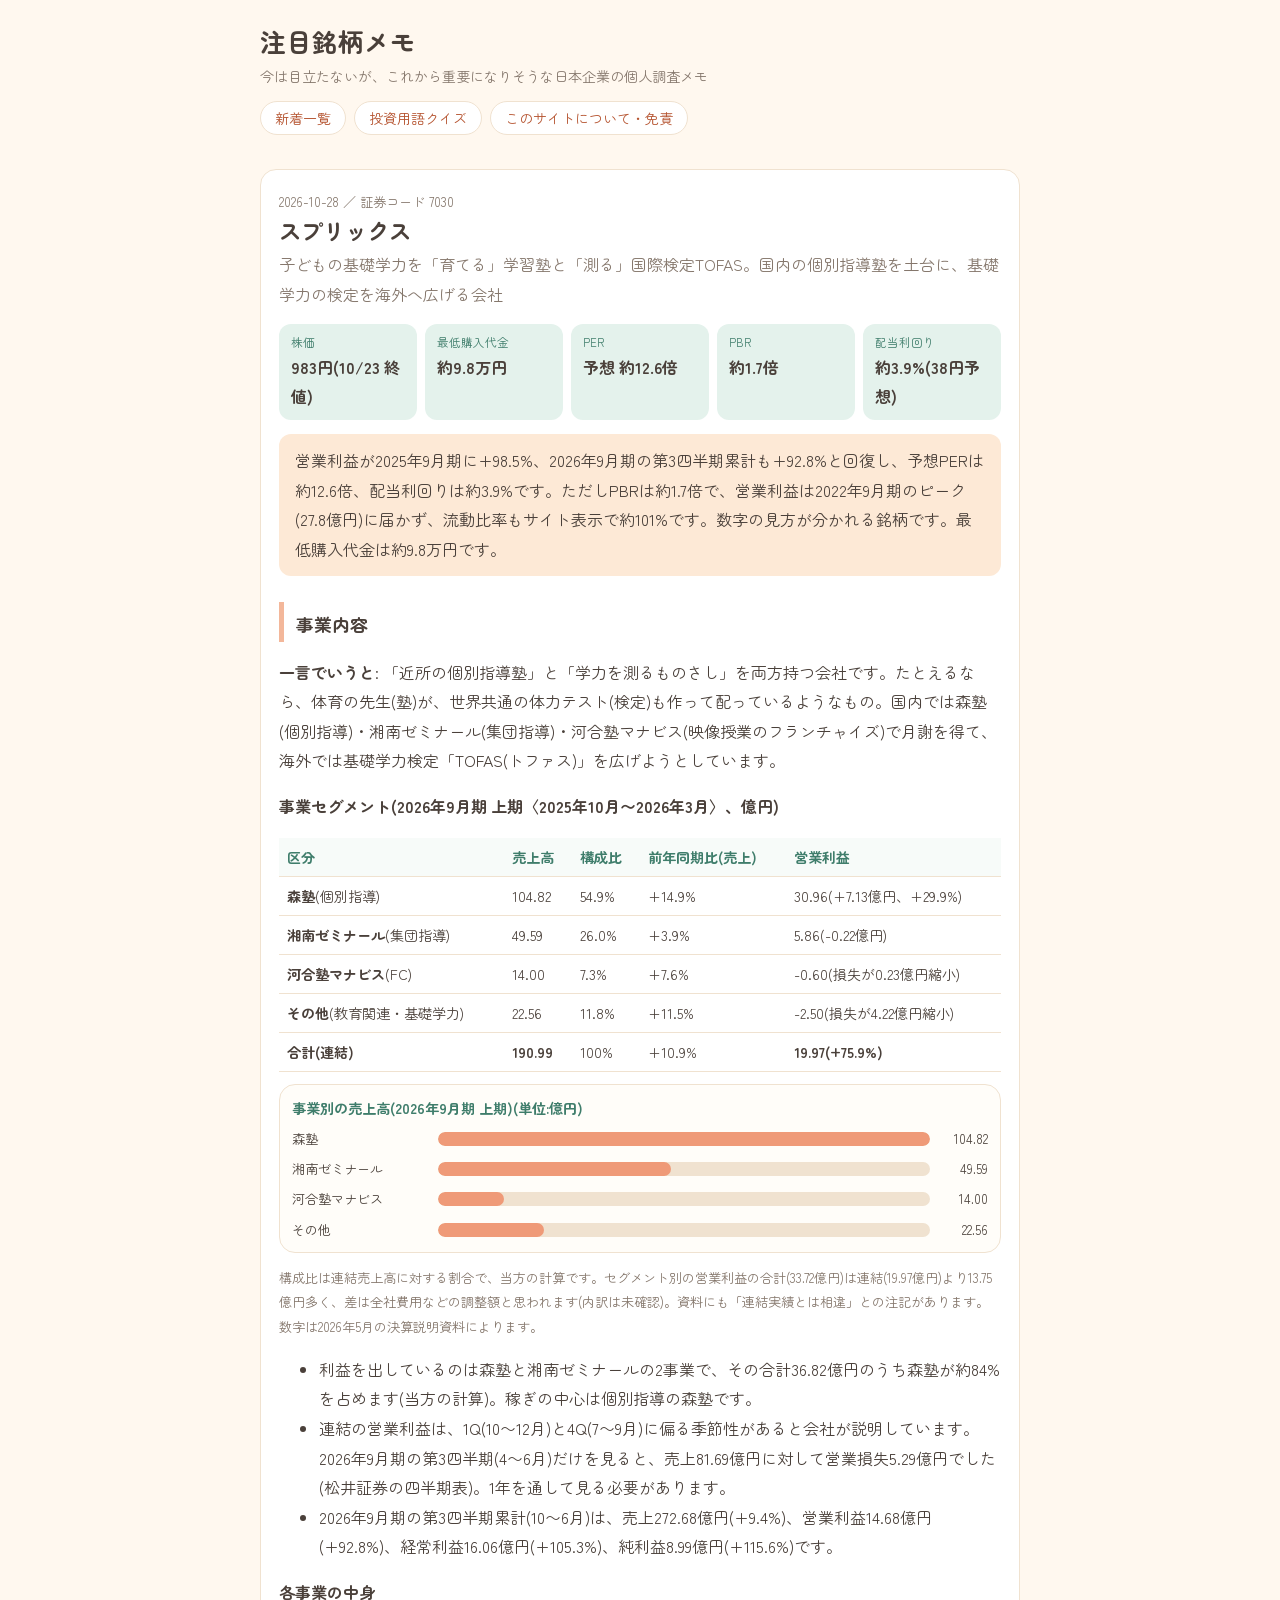
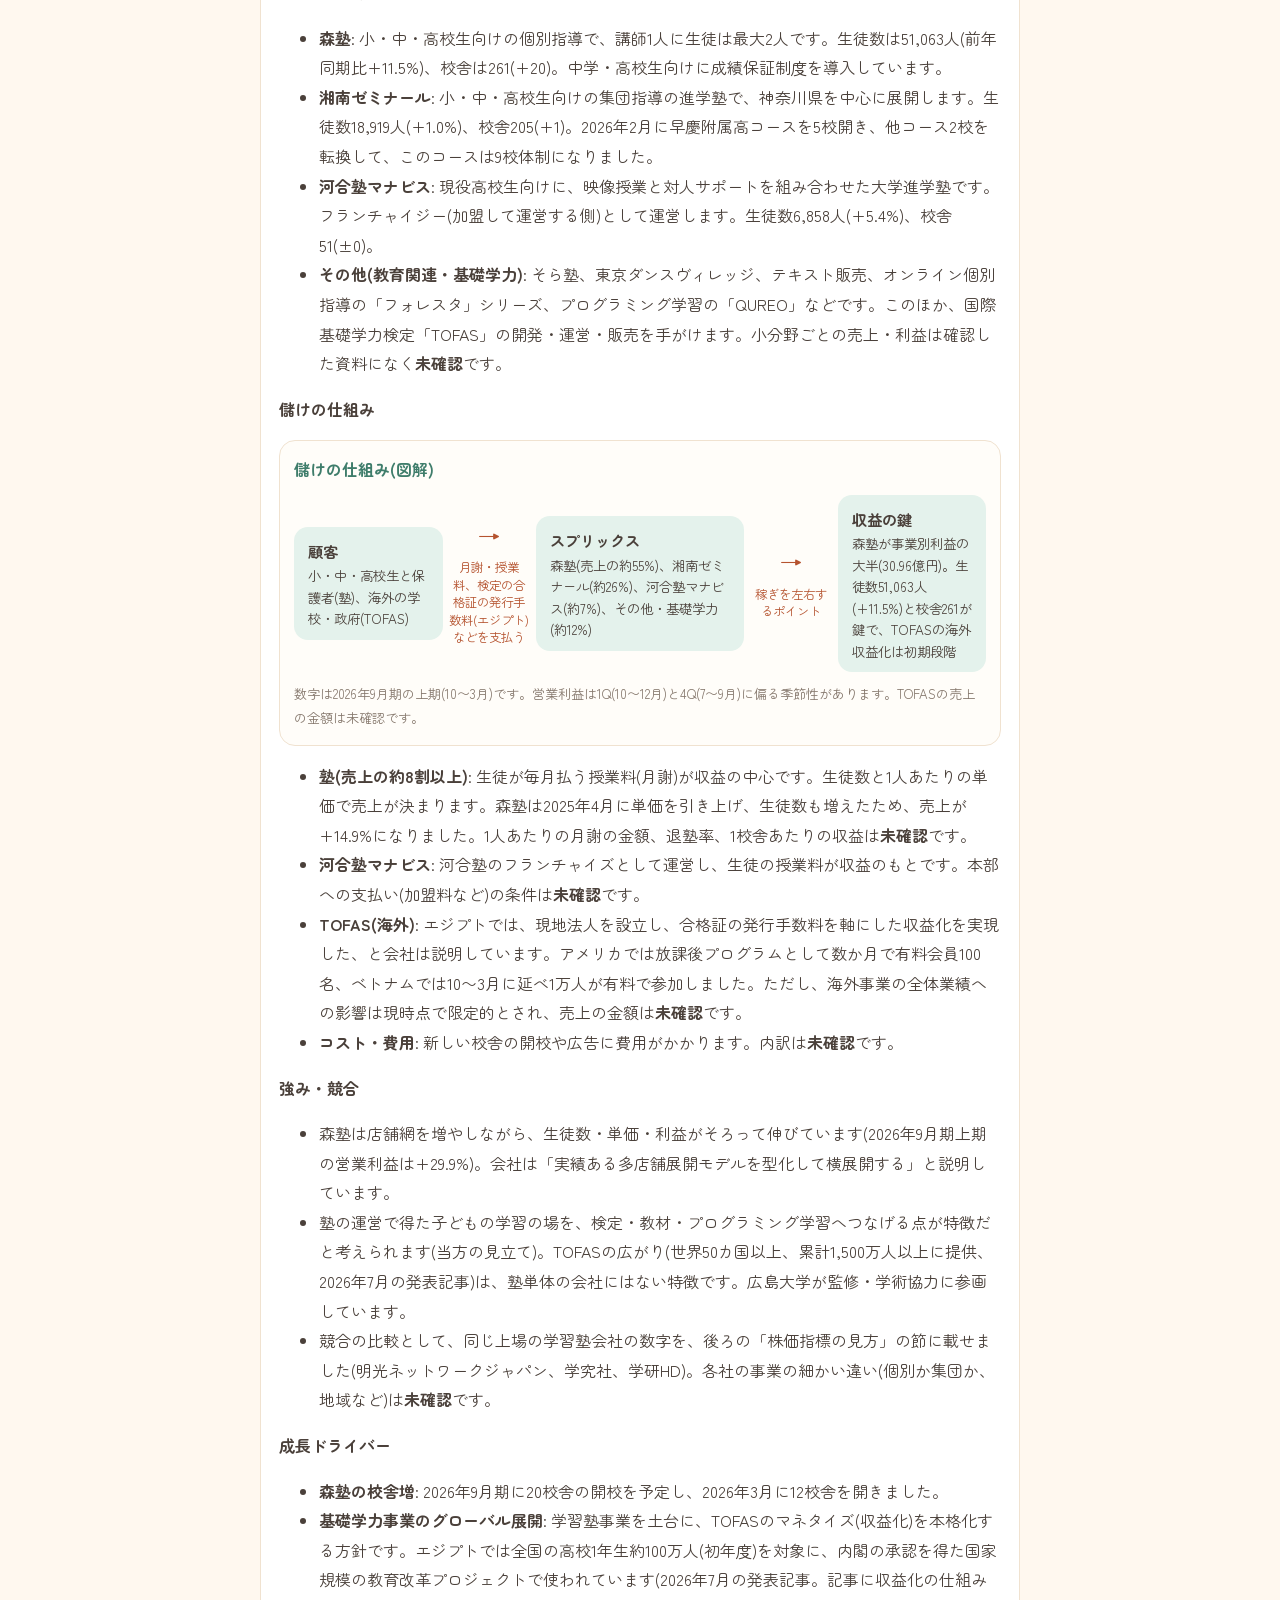
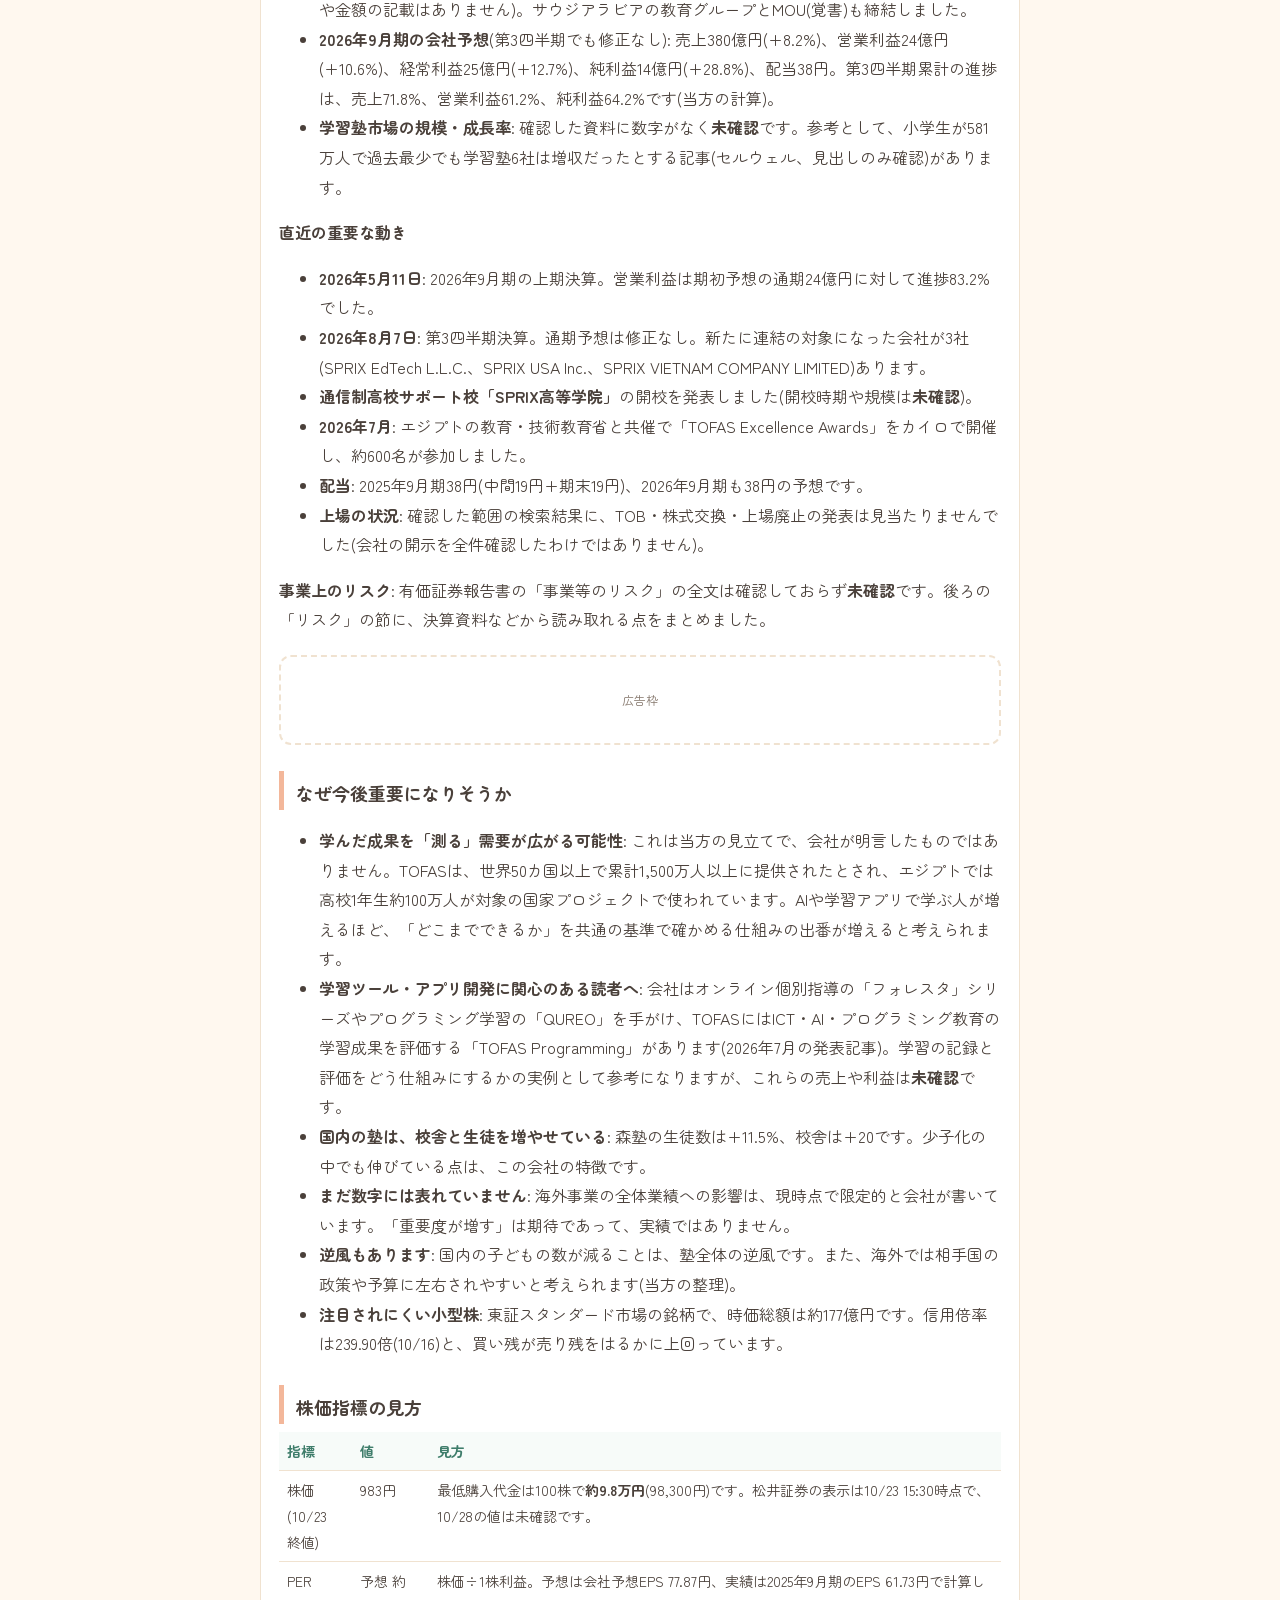
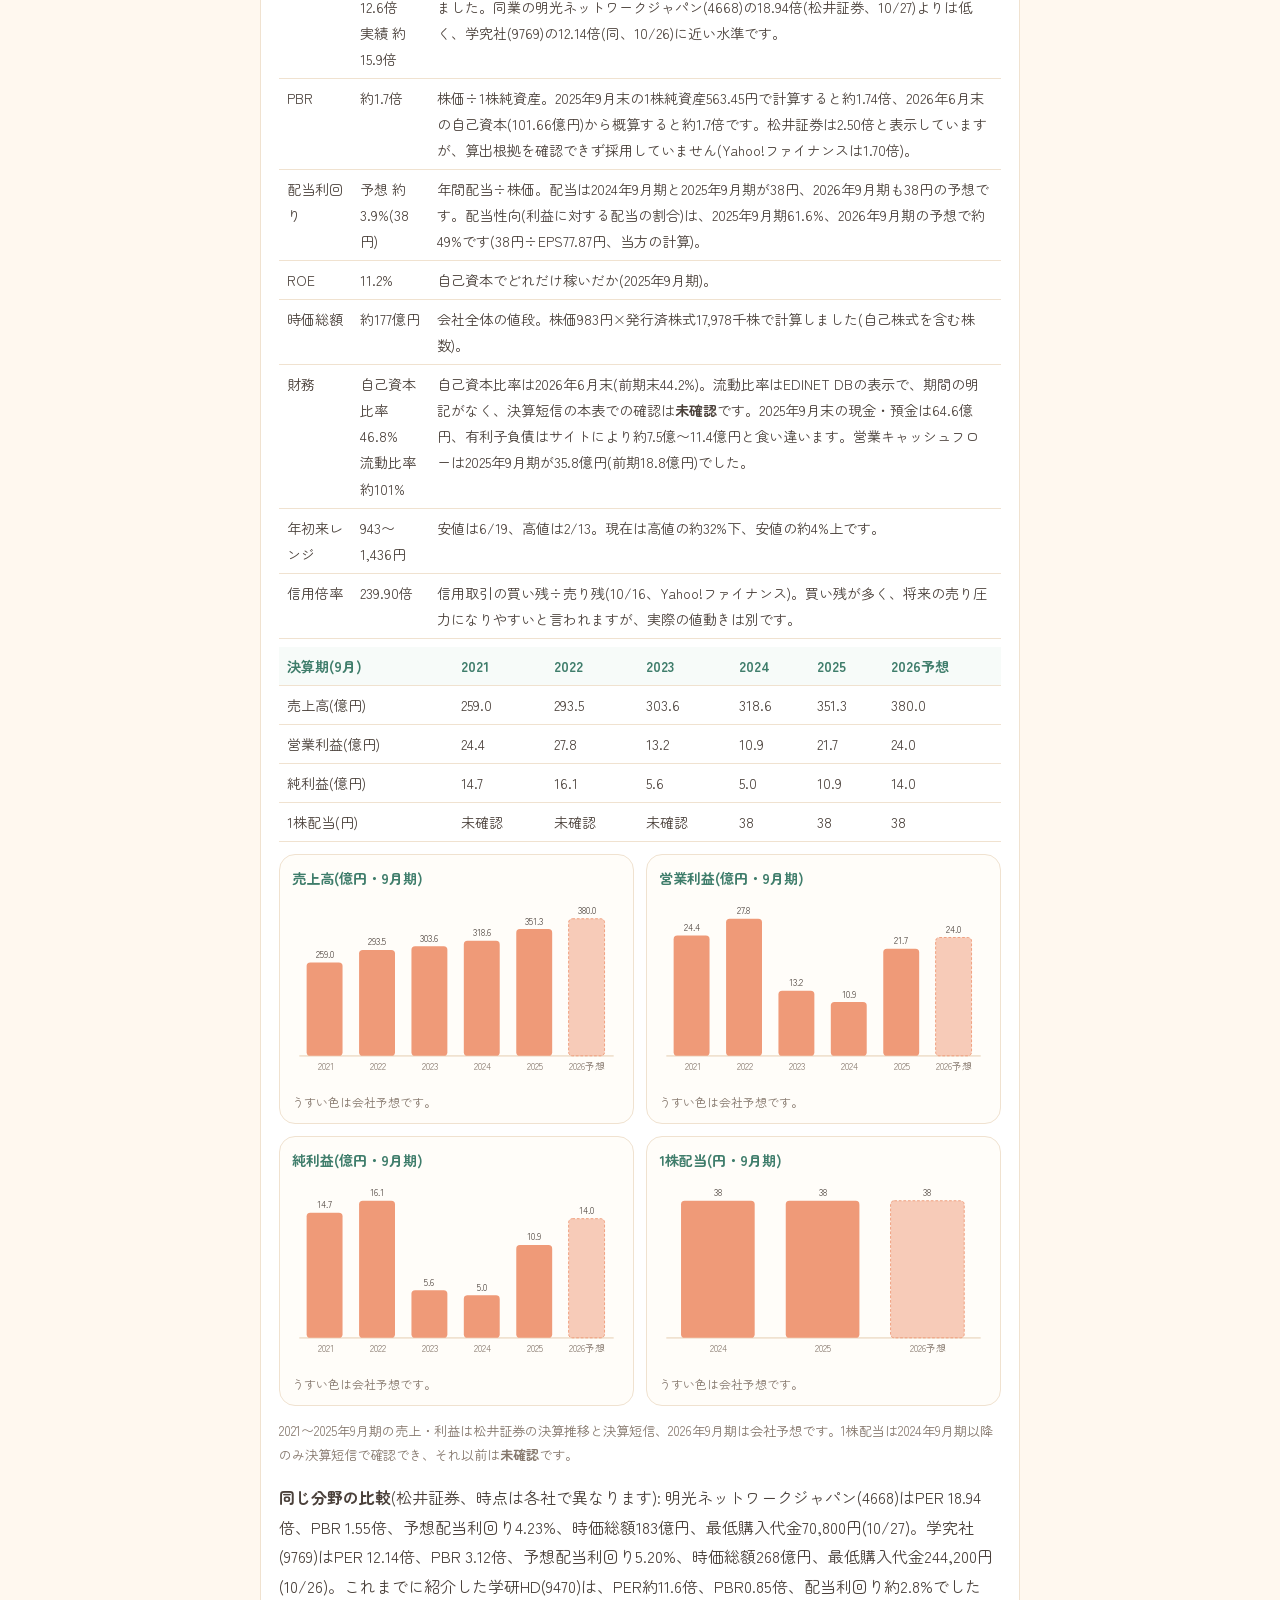
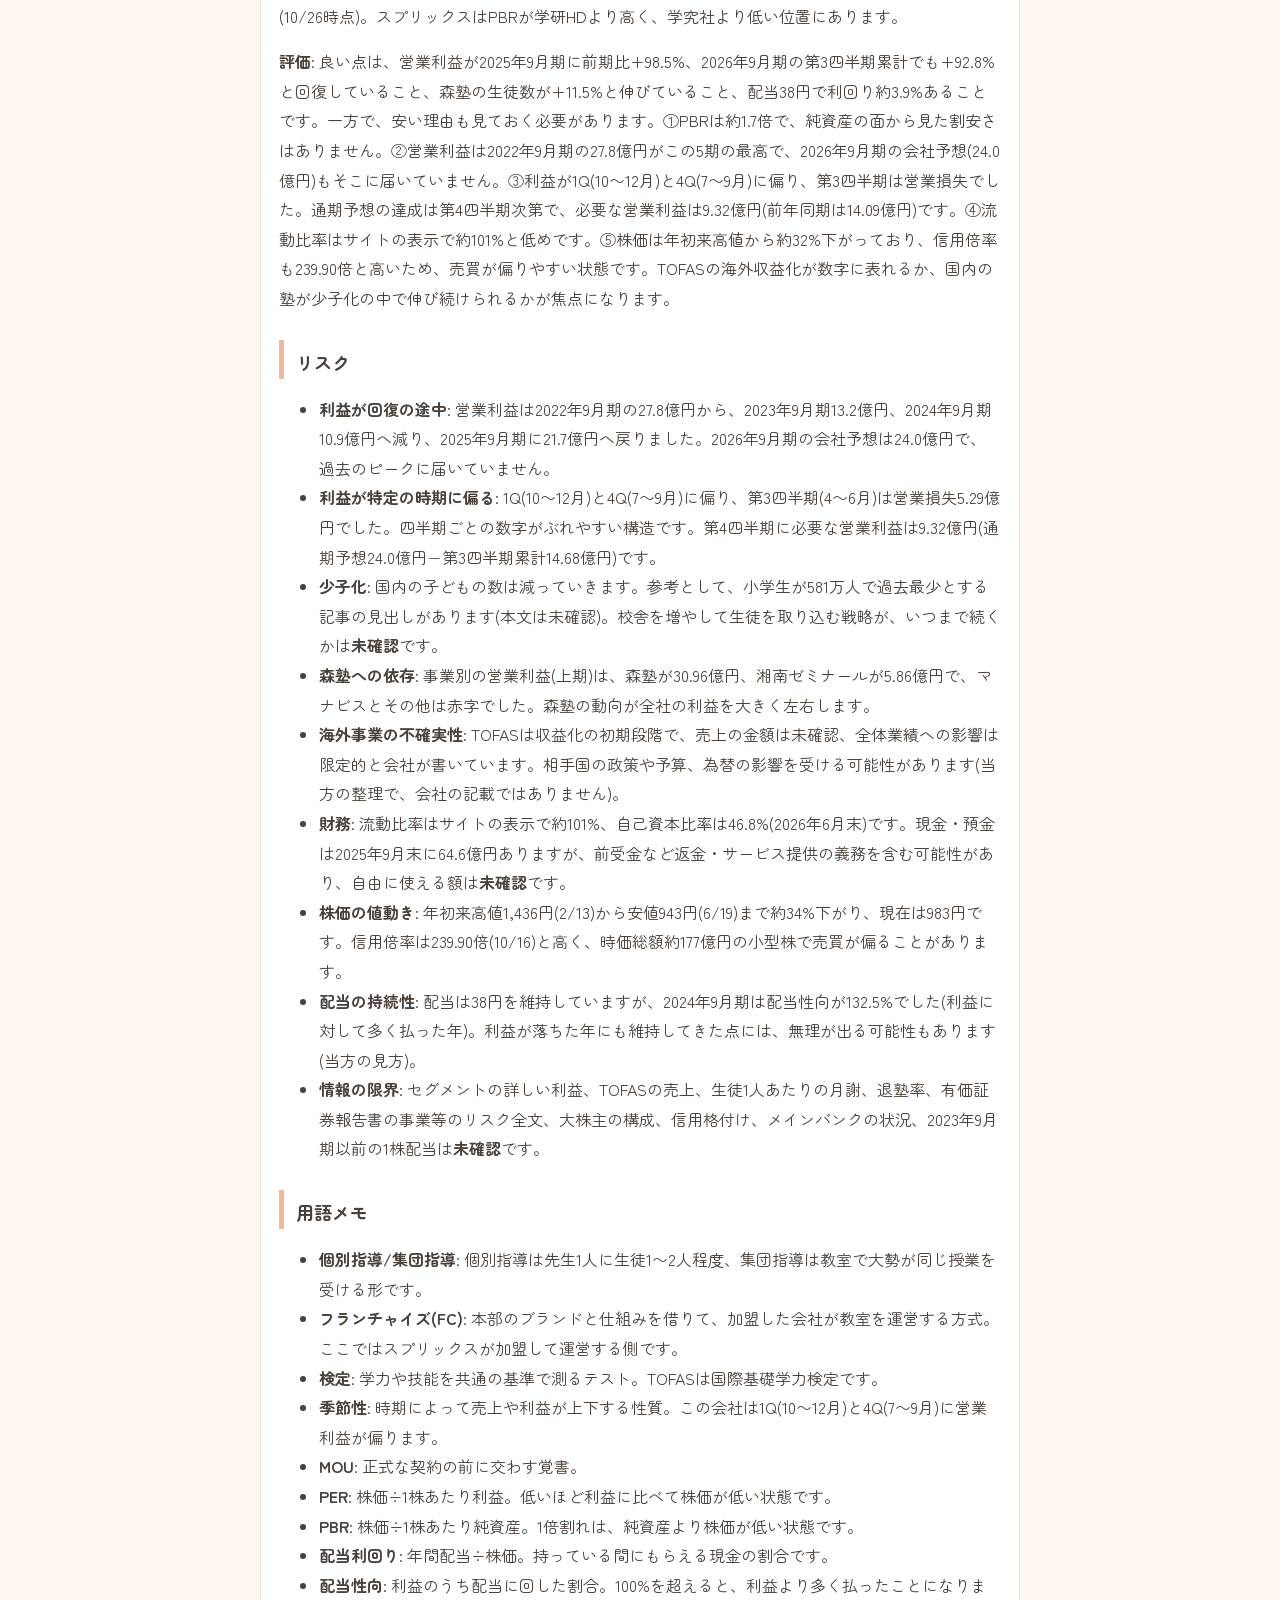
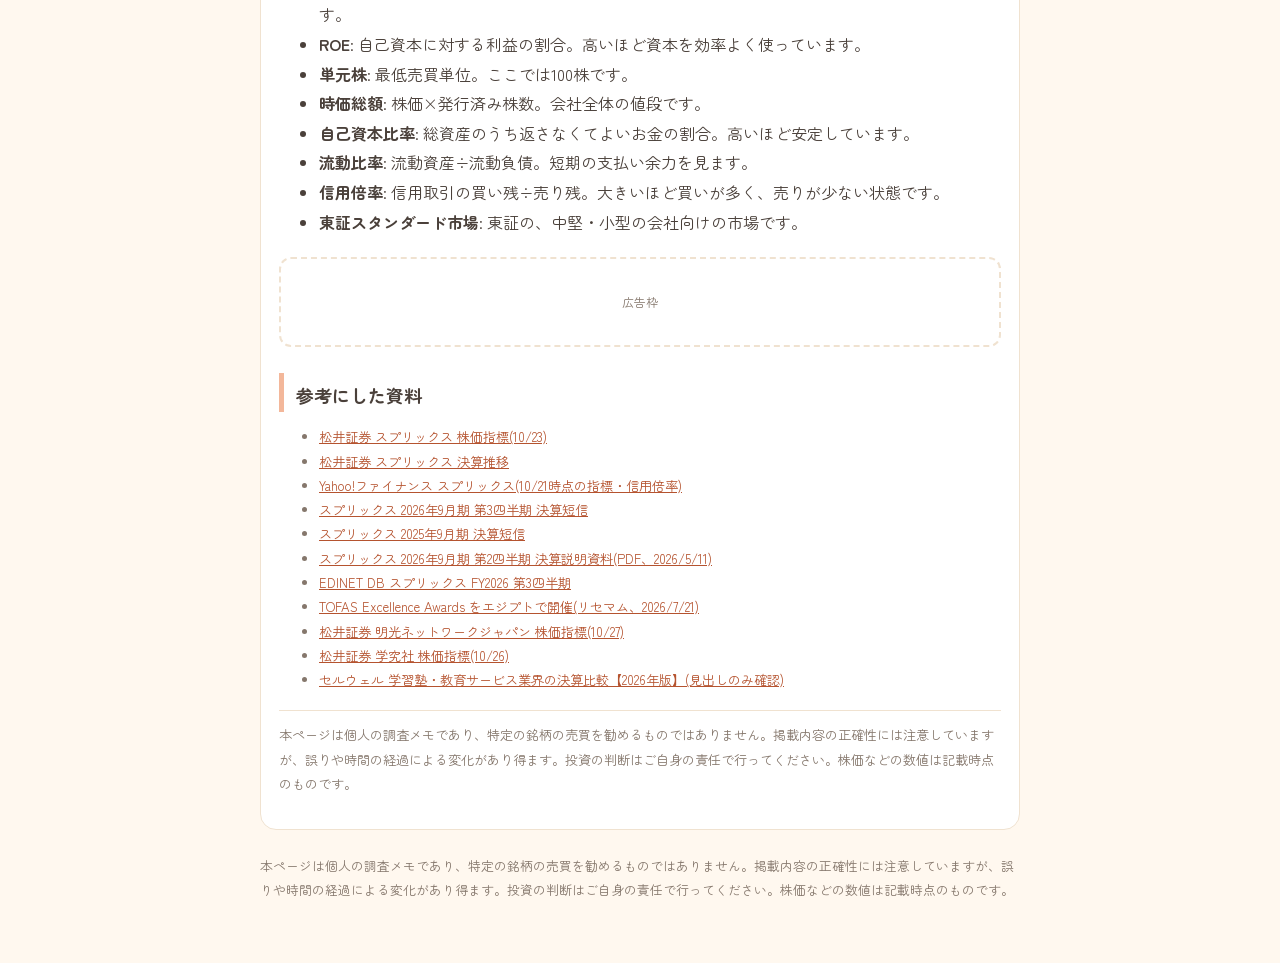
<file: docs/posts/20261028-3.html>
<!doctype html><html lang="ja"><head><meta charset="utf-8"><meta name="viewport" content="width=device-width,initial-scale=1"><title>スプリックス(7030) | 注目銘柄メモ</title><meta name="description" content="子どもの基礎学力を「育てる」学習塾と「測る」国際検定TOFAS。国内の個別指導塾を土台に、基礎学力の検定を海外へ広げる会社"><link rel="preconnect" href="https://fonts.googleapis.com"><link rel="preconnect" href="https://fonts.gstatic.com" crossorigin><link rel="stylesheet" href="https://fonts.googleapis.com/css2?family=Zen+Maru+Gothic:wght@400;500;700&display=swap"><link rel="stylesheet" href="../style.css"></head><body><div class="wrap"><header><h1><a href="../index.html">注目銘柄メモ</a></h1><p class="tag">今は目立たないが、これから重要になりそうな日本企業の個人調査メモ</p><nav class="links"><a href="../index.html">新着一覧</a><a href="../quiz/index.html">投資用語クイズ</a><a href="../about.html">このサイトについて・免責</a></nav></header><article><div class="note">2026-10-28 ／ 証券コード 7030</div><h2>スプリックス</h2><p class="theme">子どもの基礎学力を「育てる」学習塾と「測る」国際検定TOFAS。国内の個別指導塾を土台に、基礎学力の検定を海外へ広げる会社</p><dl class="stats"><div><dt>株価</dt><dd>983円(10/23 終値)</dd></div><div><dt>最低購入代金</dt><dd>約9.8万円</dd></div><div><dt>PER</dt><dd>予想 約12.6倍</dd></div><div><dt>PBR</dt><dd>約1.7倍</dd></div><div><dt>配当利回り</dt><dd>約3.9%(38円予想)</dd></div></dl><p class="concl">営業利益が2025年9月期に+98.5%、2026年9月期の第3四半期累計も+92.8%と回復し、予想PERは約12.6倍、配当利回りは約3.9%です。ただしPBRは約1.7倍で、営業利益は2022年9月期のピーク(27.8億円)に届かず、流動比率もサイト表示で約101%です。数字の見方が分かれる銘柄です。最低購入代金は約9.8万円です。</p><h3>事業内容</h3><p><b>一言でいうと</b>: 「近所の個別指導塾」と「学力を測るものさし」を両方持つ会社です。たとえるなら、体育の先生(塾)が、世界共通の体力テスト(検定)も作って配っているようなもの。国内では森塾(個別指導)・湘南ゼミナール(集団指導)・河合塾マナビス(映像授業のフランチャイズ)で月謝を得て、海外では基礎学力検定「TOFAS(トファス)」を広げようとしています。</p><p><b>事業セグメント(2026年9月期 上期〈2025年10月〜2026年3月〉、億円)</b></p><div class="scroll"><table><thead><tr><th>区分</th><th>売上高</th><th>構成比</th><th>前年同期比(売上)</th><th>営業利益</th></tr></thead><tbody><tr><td><b>森塾</b>(個別指導)</td><td>104.82</td><td>54.9%</td><td>+14.9%</td><td>30.96(+7.13億円、+29.9%)</td></tr><tr><td><b>湘南ゼミナール</b>(集団指導)</td><td>49.59</td><td>26.0%</td><td>+3.9%</td><td>5.86(-0.22億円)</td></tr><tr><td><b>河合塾マナビス</b>(FC)</td><td>14.00</td><td>7.3%</td><td>+7.6%</td><td>-0.60(損失が0.23億円縮小)</td></tr><tr><td><b>その他</b>(教育関連・基礎学力)</td><td>22.56</td><td>11.8%</td><td>+11.5%</td><td>-2.50(損失が4.22億円縮小)</td></tr><tr><td><b>合計(連結)</b></td><td><b>190.99</b></td><td>100%</td><td>+10.9%</td><td><b>19.97(+75.9%)</b></td></tr></tbody></table></div><div class="charts"><div class="chart"><h5>事業別の売上高(2026年9月期 上期)(単位:億円)</h5><div class="hbar"><div class="row"><span class="l">森塾</span><span class="bar"><i style="width:100.0%"></i></span><span class="v">104.82</span></div><div class="row"><span class="l">湘南ゼミナール</span><span class="bar"><i style="width:47.3%"></i></span><span class="v">49.59</span></div><div class="row"><span class="l">河合塾マナビス</span><span class="bar"><i style="width:13.4%"></i></span><span class="v">14.00</span></div><div class="row"><span class="l">その他</span><span class="bar"><i style="width:21.5%"></i></span><span class="v">22.56</span></div></div></div></div><p class="note">構成比は連結売上高に対する割合で、当方の計算です。セグメント別の営業利益の合計(33.72億円)は連結(19.97億円)より13.75億円多く、差は全社費用などの調整額と思われます(内訳は未確認)。資料にも「連結実績とは相違」との注記があります。数字は2026年5月の決算説明資料によります。</p><ul><li>利益を出しているのは森塾と湘南ゼミナールの2事業で、その合計36.82億円のうち森塾が約84%を占めます(当方の計算)。稼ぎの中心は個別指導の森塾です。</li><li>連結の営業利益は、1Q(10〜12月)と4Q(7〜9月)に偏る季節性があると会社が説明しています。2026年9月期の第3四半期(4〜6月)だけを見ると、売上81.69億円に対して営業損失5.29億円でした(松井証券の四半期表)。1年を通して見る必要があります。</li><li>2026年9月期の第3四半期累計(10〜6月)は、売上272.68億円(+9.4%)、営業利益14.68億円(+92.8%)、経常利益16.06億円(+105.3%)、純利益8.99億円(+115.6%)です。</li></ul><p><b>各事業の中身</b></p><ul><li><b>森塾</b>: 小・中・高校生向けの個別指導で、講師1人に生徒は最大2人です。生徒数は51,063人(前年同期比+11.5%)、校舎は261(+20)。中学・高校生向けに成績保証制度を導入しています。</li><li><b>湘南ゼミナール</b>: 小・中・高校生向けの集団指導の進学塾で、神奈川県を中心に展開します。生徒数18,919人(+1.0%)、校舎205(+1)。2026年2月に早慶附属高コースを5校開き、他コース2校を転換して、このコースは9校体制になりました。</li><li><b>河合塾マナビス</b>: 現役高校生向けに、映像授業と対人サポートを組み合わせた大学進学塾です。フランチャイジー(加盟して運営する側)として運営します。生徒数6,858人(+5.4%)、校舎51(±0)。</li><li><b>その他(教育関連・基礎学力)</b>: そら塾、東京ダンスヴィレッジ、テキスト販売、オンライン個別指導の「フォレスタ」シリーズ、プログラミング学習の「QUREO」などです。このほか、国際基礎学力検定「TOFAS」の開発・運営・販売を手がけます。小分野ごとの売上・利益は確認した資料になく<b>未確認</b>です。</li></ul><p><b>儲けの仕組み</b></p><figure class="flow"><figcaption>儲けの仕組み(図解)</figcaption><div class="steps"><div class="box"><b>顧客</b><span>小・中・高校生と保護者(塾)、海外の学校・政府(TOFAS)</span></div><div class="arrow"><span class="ar" aria-hidden="true"></span><em>月謝・授業料、検定の合格証の発行手数料(エジプト)などを支払う</em></div><div class="box"><b>スプリックス</b><span>森塾(売上の約55%)、湘南ゼミナール(約26%)、河合塾マナビス(約7%)、その他・基礎学力(約12%)</span></div><div class="arrow"><span class="ar" aria-hidden="true"></span><em>稼ぎを左右するポイント</em></div><div class="box"><b>収益の鍵</b><span>森塾が事業別利益の大半(30.96億円)。生徒数51,063人(+11.5%)と校舎261が鍵で、TOFASの海外収益化は初期段階</span></div></div><p class="fnote">数字は2026年9月期の上期(10〜3月)です。営業利益は1Q(10〜12月)と4Q(7〜9月)に偏る季節性があります。TOFASの売上の金額は未確認です。</p></figure><ul><li><b>塾(売上の約8割以上)</b>: 生徒が毎月払う授業料(月謝)が収益の中心です。生徒数と1人あたりの単価で売上が決まります。森塾は2025年4月に単価を引き上げ、生徒数も増えたため、売上が+14.9%になりました。1人あたりの月謝の金額、退塾率、1校舎あたりの収益は<b>未確認</b>です。</li><li><b>河合塾マナビス</b>: 河合塾のフランチャイズとして運営し、生徒の授業料が収益のもとです。本部への支払い(加盟料など)の条件は<b>未確認</b>です。</li><li><b>TOFAS(海外)</b>: エジプトでは、現地法人を設立し、合格証の発行手数料を軸にした収益化を実現した、と会社は説明しています。アメリカでは放課後プログラムとして数か月で有料会員100名、ベトナムでは10〜3月に延べ1万人が有料で参加しました。ただし、海外事業の全体業績への影響は現時点で限定的とされ、売上の金額は<b>未確認</b>です。</li><li><b>コスト・費用</b>: 新しい校舎の開校や広告に費用がかかります。内訳は<b>未確認</b>です。</li></ul><p><b>強み・競合</b></p><ul><li>森塾は店舗網を増やしながら、生徒数・単価・利益がそろって伸びています(2026年9月期上期の営業利益は+29.9%)。会社は「実績ある多店舗展開モデルを型化して横展開する」と説明しています。</li><li>塾の運営で得た子どもの学習の場を、検定・教材・プログラミング学習へつなげる点が特徴だと考えられます(当方の見立て)。TOFASの広がり(世界50カ国以上、累計1,500万人以上に提供、2026年7月の発表記事)は、塾単体の会社にはない特徴です。広島大学が監修・学術協力に参画しています。</li><li>競合の比較として、同じ上場の学習塾会社の数字を、後ろの「株価指標の見方」の節に載せました(明光ネットワークジャパン、学究社、学研HD)。各社の事業の細かい違い(個別か集団か、地域など)は<b>未確認</b>です。</li></ul><p><b>成長ドライバー</b></p><ul><li><b>森塾の校舎増</b>: 2026年9月期に20校舎の開校を予定し、2026年3月に12校舎を開きました。</li><li><b>基礎学力事業のグローバル展開</b>: 学習塾事業を土台に、TOFASのマネタイズ(収益化)を本格化する方針です。エジプトでは全国の高校1年生約100万人(初年度)を対象に、内閣の承認を得た国家規模の教育改革プロジェクトで使われています(2026年7月の発表記事。記事に収益化の仕組みや金額の記載はありません)。サウジアラビアの教育グループとMOU(覚書)も締結しました。</li><li><b>2026年9月期の会社予想</b>(第3四半期でも修正なし): 売上380億円(+8.2%)、営業利益24億円(+10.6%)、経常利益25億円(+12.7%)、純利益14億円(+28.8%)、配当38円。第3四半期累計の進捗は、売上71.8%、営業利益61.2%、純利益64.2%です(当方の計算)。</li><li><b>学習塾市場の規模・成長率</b>: 確認した資料に数字がなく<b>未確認</b>です。参考として、小学生が581万人で過去最少でも学習塾6社は増収だったとする記事(セルウェル、見出しのみ確認)があります。</li></ul><p><b>直近の重要な動き</b></p><ul><li><b>2026年5月11日</b>: 2026年9月期の上期決算。営業利益は期初予想の通期24億円に対して進捗83.2%でした。</li><li><b>2026年8月7日</b>: 第3四半期決算。通期予想は修正なし。新たに連結の対象になった会社が3社(SPRIX EdTech L.L.C.、SPRIX USA Inc.、SPRIX VIETNAM COMPANY LIMITED)あります。</li><li><b>通信制高校サポート校「SPRIX高等学院」</b>の開校を発表しました(開校時期や規模は<b>未確認</b>)。</li><li><b>2026年7月</b>: エジプトの教育・技術教育省と共催で「TOFAS Excellence Awards」をカイロで開催し、約600名が参加しました。</li><li><b>配当</b>: 2025年9月期38円(中間19円+期末19円)、2026年9月期も38円の予想です。</li><li><b>上場の状況</b>: 確認した範囲の検索結果に、TOB・株式交換・上場廃止の発表は見当たりませんでした(会社の開示を全件確認したわけではありません)。</li></ul><p><b>事業上のリスク</b>: 有価証券報告書の「事業等のリスク」の全文は確認しておらず<b>未確認</b>です。後ろの「リスク」の節に、決算資料などから読み取れる点をまとめました。</p><aside class="ad" aria-label="広告"><!-- AdSense承認後、ここに広告コードを貼る --><span>広告枠</span></aside><h3>なぜ今後重要になりそうか</h3><ul><li><b>学んだ成果を「測る」需要が広がる可能性</b>: これは当方の見立てで、会社が明言したものではありません。TOFASは、世界50カ国以上で累計1,500万人以上に提供されたとされ、エジプトでは高校1年生約100万人が対象の国家プロジェクトで使われています。AIや学習アプリで学ぶ人が増えるほど、「どこまでできるか」を共通の基準で確かめる仕組みの出番が増えると考えられます。</li><li><b>学習ツール・アプリ開発に関心のある読者へ</b>: 会社はオンライン個別指導の「フォレスタ」シリーズやプログラミング学習の「QUREO」を手がけ、TOFASにはICT・AI・プログラミング教育の学習成果を評価する「TOFAS Programming」があります(2026年7月の発表記事)。学習の記録と評価をどう仕組みにするかの実例として参考になりますが、これらの売上や利益は<b>未確認</b>です。</li><li><b>国内の塾は、校舎と生徒を増やせている</b>: 森塾の生徒数は+11.5%、校舎は+20です。少子化の中でも伸びている点は、この会社の特徴です。</li><li><b>まだ数字には表れていません</b>: 海外事業の全体業績への影響は、現時点で限定的と会社が書いています。「重要度が増す」は期待であって、実績ではありません。</li><li><b>逆風もあります</b>: 国内の子どもの数が減ることは、塾全体の逆風です。また、海外では相手国の政策や予算に左右されやすいと考えられます(当方の整理)。</li><li><b>注目されにくい小型株</b>: 東証スタンダード市場の銘柄で、時価総額は約177億円です。信用倍率は239.90倍(10/16)と、買い残が売り残をはるかに上回っています。</li></ul><h3>株価指標の見方</h3><div class="scroll"><table><thead><tr><th>指標</th><th>値</th><th>見方</th></tr></thead><tbody><tr><td>株価(10/23 終値)</td><td>983円</td><td>最低購入代金は100株で<b>約9.8万円</b>(98,300円)です。松井証券の表示は10/23 15:30時点で、10/28の値は未確認です。</td></tr><tr><td>PER</td><td>予想 約12.6倍<br>実績 約15.9倍</td><td>株価÷1株利益。予想は会社予想EPS 77.87円、実績は2025年9月期のEPS 61.73円で計算しました。同業の明光ネットワークジャパン(4668)の18.94倍(松井証券、10/27)よりは低く、学究社(9769)の12.14倍(同、10/26)に近い水準です。</td></tr><tr><td>PBR</td><td>約1.7倍</td><td>株価÷1株純資産。2025年9月末の1株純資産563.45円で計算すると約1.74倍、2026年6月末の自己資本(101.66億円)から概算すると約1.7倍です。松井証券は2.50倍と表示していますが、算出根拠を確認できず採用していません(Yahoo!ファイナンスは1.70倍)。</td></tr><tr><td>配当利回り</td><td>予想 約3.9%(38円)</td><td>年間配当÷株価。配当は2024年9月期と2025年9月期が38円、2026年9月期も38円の予想です。配当性向(利益に対する配当の割合)は、2025年9月期61.6%、2026年9月期の予想で約49%です(38円÷EPS77.87円、当方の計算)。</td></tr><tr><td>ROE</td><td>11.2%</td><td>自己資本でどれだけ稼いだか(2025年9月期)。</td></tr><tr><td>時価総額</td><td>約177億円</td><td>会社全体の値段。株価983円×発行済株式17,978千株で計算しました(自己株式を含む株数)。</td></tr><tr><td>財務</td><td>自己資本比率 46.8%<br>流動比率 約101%</td><td>自己資本比率は2026年6月末(前期末44.2%)。流動比率はEDINET DBの表示で、期間の明記がなく、決算短信の本表での確認は<b>未確認</b>です。2025年9月末の現金・預金は64.6億円、有利子負債はサイトにより約7.5億〜11.4億円と食い違います。営業キャッシュフローは2025年9月期が35.8億円(前期18.8億円)でした。</td></tr><tr><td>年初来レンジ</td><td>943〜1,436円</td><td>安値は6/19、高値は2/13。現在は高値の約32%下、安値の約4%上です。</td></tr><tr><td>信用倍率</td><td>239.90倍</td><td>信用取引の買い残÷売り残(10/16、Yahoo!ファイナンス)。買い残が多く、将来の売り圧力になりやすいと言われますが、実際の値動きは別です。</td></tr></tbody></table></div><div class="scroll"><table><thead><tr><th>決算期(9月)</th><th>2021</th><th>2022</th><th>2023</th><th>2024</th><th>2025</th><th>2026予想</th></tr></thead><tbody><tr><td>売上高(億円)</td><td>259.0</td><td>293.5</td><td>303.6</td><td>318.6</td><td>351.3</td><td>380.0</td></tr><tr><td>営業利益(億円)</td><td>24.4</td><td>27.8</td><td>13.2</td><td>10.9</td><td>21.7</td><td>24.0</td></tr><tr><td>純利益(億円)</td><td>14.7</td><td>16.1</td><td>5.6</td><td>5.0</td><td>10.9</td><td>14.0</td></tr><tr><td>1株配当(円)</td><td>未確認</td><td>未確認</td><td>未確認</td><td>38</td><td>38</td><td>38</td></tr></tbody></table></div><div class="charts"><div class="chart"><h5>売上高(億円・9月期)</h5><svg viewBox="0 0 360 210" role="img" aria-label="売上高(億円・9月期)の棒グラフ"><line x1="8" y1="176" x2="352" y2="176" stroke="#f0e2d0" stroke-width="2"/><rect x="16.0" y="73.8" width="39.3" height="102.2" rx="4" fill="#ef9a78"/><text x="35.7" y="68.8" text-anchor="middle" font-size="10.5" fill="#4a403a">259.0</text><text x="36.7" y="192" text-anchor="middle" font-size="10.5" fill="#85776c">2021</text><rect x="73.4" y="60.1" width="39.3" height="115.9" rx="4" fill="#ef9a78"/><text x="93.0" y="55.1" text-anchor="middle" font-size="10.5" fill="#4a403a">293.5</text><text x="94.0" y="192" text-anchor="middle" font-size="10.5" fill="#85776c">2022</text><rect x="130.7" y="56.2" width="39.3" height="119.8" rx="4" fill="#ef9a78"/><text x="150.3" y="51.2" text-anchor="middle" font-size="10.5" fill="#4a403a">303.6</text><text x="151.3" y="192" text-anchor="middle" font-size="10.5" fill="#85776c">2023</text><rect x="188.0" y="50.2" width="39.3" height="125.8" rx="4" fill="#ef9a78"/><text x="207.7" y="45.2" text-anchor="middle" font-size="10.5" fill="#4a403a">318.6</text><text x="208.7" y="192" text-anchor="middle" font-size="10.5" fill="#85776c">2024</text><rect x="245.4" y="37.3" width="39.3" height="138.7" rx="4" fill="#ef9a78"/><text x="265.0" y="32.3" text-anchor="middle" font-size="10.5" fill="#4a403a">351.3</text><text x="266.0" y="192" text-anchor="middle" font-size="10.5" fill="#85776c">2025</text><rect x="302.7" y="26.0" width="39.3" height="150.0" rx="4" fill="#ef9a78" fill-opacity="0.5" stroke="#ef9a78" stroke-dasharray="3 2"/><text x="322.3" y="21.0" text-anchor="middle" font-size="10.5" fill="#4a403a">380.0</text><text x="323.3" y="192" text-anchor="middle" font-size="10.5" fill="#85776c">2026予想</text></svg><p class="cnote">うすい色は会社予想です。</p></div><div class="chart"><h5>営業利益(億円・9月期)</h5><svg viewBox="0 0 360 210" role="img" aria-label="営業利益(億円・9月期)の棒グラフ"><line x1="8" y1="176" x2="352" y2="176" stroke="#f0e2d0" stroke-width="2"/><rect x="16.0" y="44.3" width="39.3" height="131.7" rx="4" fill="#ef9a78"/><text x="35.7" y="39.3" text-anchor="middle" font-size="10.5" fill="#4a403a">24.4</text><text x="36.7" y="192" text-anchor="middle" font-size="10.5" fill="#85776c">2021</text><rect x="73.4" y="26.0" width="39.3" height="150.0" rx="4" fill="#ef9a78"/><text x="93.0" y="21.0" text-anchor="middle" font-size="10.5" fill="#4a403a">27.8</text><text x="94.0" y="192" text-anchor="middle" font-size="10.5" fill="#85776c">2022</text><rect x="130.7" y="104.8" width="39.3" height="71.2" rx="4" fill="#ef9a78"/><text x="150.3" y="99.8" text-anchor="middle" font-size="10.5" fill="#4a403a">13.2</text><text x="151.3" y="192" text-anchor="middle" font-size="10.5" fill="#85776c">2023</text><rect x="188.0" y="117.2" width="39.3" height="58.8" rx="4" fill="#ef9a78"/><text x="207.7" y="112.2" text-anchor="middle" font-size="10.5" fill="#4a403a">10.9</text><text x="208.7" y="192" text-anchor="middle" font-size="10.5" fill="#85776c">2024</text><rect x="245.4" y="58.9" width="39.3" height="117.1" rx="4" fill="#ef9a78"/><text x="265.0" y="53.9" text-anchor="middle" font-size="10.5" fill="#4a403a">21.7</text><text x="266.0" y="192" text-anchor="middle" font-size="10.5" fill="#85776c">2025</text><rect x="302.7" y="46.5" width="39.3" height="129.5" rx="4" fill="#ef9a78" fill-opacity="0.5" stroke="#ef9a78" stroke-dasharray="3 2"/><text x="322.3" y="41.5" text-anchor="middle" font-size="10.5" fill="#4a403a">24.0</text><text x="323.3" y="192" text-anchor="middle" font-size="10.5" fill="#85776c">2026予想</text></svg><p class="cnote">うすい色は会社予想です。</p></div><div class="chart"><h5>純利益(億円・9月期)</h5><svg viewBox="0 0 360 210" role="img" aria-label="純利益(億円・9月期)の棒グラフ"><line x1="8" y1="176" x2="352" y2="176" stroke="#f0e2d0" stroke-width="2"/><rect x="16.0" y="39.0" width="39.3" height="137.0" rx="4" fill="#ef9a78"/><text x="35.7" y="34.0" text-anchor="middle" font-size="10.5" fill="#4a403a">14.7</text><text x="36.7" y="192" text-anchor="middle" font-size="10.5" fill="#85776c">2021</text><rect x="73.4" y="26.0" width="39.3" height="150.0" rx="4" fill="#ef9a78"/><text x="93.0" y="21.0" text-anchor="middle" font-size="10.5" fill="#4a403a">16.1</text><text x="94.0" y="192" text-anchor="middle" font-size="10.5" fill="#85776c">2022</text><rect x="130.7" y="123.8" width="39.3" height="52.2" rx="4" fill="#ef9a78"/><text x="150.3" y="118.8" text-anchor="middle" font-size="10.5" fill="#4a403a">5.6</text><text x="151.3" y="192" text-anchor="middle" font-size="10.5" fill="#85776c">2023</text><rect x="188.0" y="129.4" width="39.3" height="46.6" rx="4" fill="#ef9a78"/><text x="207.7" y="124.4" text-anchor="middle" font-size="10.5" fill="#4a403a">5.0</text><text x="208.7" y="192" text-anchor="middle" font-size="10.5" fill="#85776c">2024</text><rect x="245.4" y="74.4" width="39.3" height="101.6" rx="4" fill="#ef9a78"/><text x="265.0" y="69.4" text-anchor="middle" font-size="10.5" fill="#4a403a">10.9</text><text x="266.0" y="192" text-anchor="middle" font-size="10.5" fill="#85776c">2025</text><rect x="302.7" y="45.6" width="39.3" height="130.4" rx="4" fill="#ef9a78" fill-opacity="0.5" stroke="#ef9a78" stroke-dasharray="3 2"/><text x="322.3" y="40.6" text-anchor="middle" font-size="10.5" fill="#4a403a">14.0</text><text x="323.3" y="192" text-anchor="middle" font-size="10.5" fill="#85776c">2026予想</text></svg><p class="cnote">うすい色は会社予想です。</p></div><div class="chart"><h5>1株配当(円・9月期)</h5><svg viewBox="0 0 360 210" role="img" aria-label="1株配当(円・9月期)の棒グラフ"><line x1="8" y1="176" x2="352" y2="176" stroke="#f0e2d0" stroke-width="2"/><rect x="24.1" y="26.0" width="80.6" height="150.0" rx="4" fill="#ef9a78"/><text x="64.3" y="21.0" text-anchor="middle" font-size="10.5" fill="#4a403a">38</text><text x="65.3" y="192" text-anchor="middle" font-size="10.5" fill="#85776c">2024</text><rect x="138.7" y="26.0" width="80.6" height="150.0" rx="4" fill="#ef9a78"/><text x="179.0" y="21.0" text-anchor="middle" font-size="10.5" fill="#4a403a">38</text><text x="180.0" y="192" text-anchor="middle" font-size="10.5" fill="#85776c">2025</text><rect x="253.4" y="26.0" width="80.6" height="150.0" rx="4" fill="#ef9a78" fill-opacity="0.5" stroke="#ef9a78" stroke-dasharray="3 2"/><text x="293.7" y="21.0" text-anchor="middle" font-size="10.5" fill="#4a403a">38</text><text x="294.7" y="192" text-anchor="middle" font-size="10.5" fill="#85776c">2026予想</text></svg><p class="cnote">うすい色は会社予想です。</p></div></div><p class="note">2021〜2025年9月期の売上・利益は松井証券の決算推移と決算短信、2026年9月期は会社予想です。1株配当は2024年9月期以降のみ決算短信で確認でき、それ以前は<b>未確認</b>です。</p><p><b>同じ分野の比較</b>(松井証券、時点は各社で異なります): 明光ネットワークジャパン(4668)はPER 18.94倍、PBR 1.55倍、予想配当利回り4.23%、時価総額183億円、最低購入代金70,800円(10/27)。学究社(9769)はPER 12.14倍、PBR 3.12倍、予想配当利回り5.20%、時価総額268億円、最低購入代金244,200円(10/26)。これまでに紹介した学研HD(9470)は、PER約11.6倍、PBR0.85倍、配当利回り約2.8%でした(10/26時点)。スプリックスはPBRが学研HDより高く、学究社より低い位置にあります。</p><p><b>評価</b>: 良い点は、営業利益が2025年9月期に前期比+98.5%、2026年9月期の第3四半期累計でも+92.8%と回復していること、森塾の生徒数が+11.5%と伸びていること、配当38円で利回り約3.9%あることです。一方で、安い理由も見ておく必要があります。①PBRは約1.7倍で、純資産の面から見た割安さはありません。②営業利益は2022年9月期の27.8億円がこの5期の最高で、2026年9月期の会社予想(24.0億円)もそこに届いていません。③利益が1Q(10〜12月)と4Q(7〜9月)に偏り、第3四半期は営業損失でした。通期予想の達成は第4四半期次第で、必要な営業利益は9.32億円(前年同期は14.09億円)です。④流動比率はサイトの表示で約101%と低めです。⑤株価は年初来高値から約32%下がっており、信用倍率も239.90倍と高いため、売買が偏りやすい状態です。TOFASの海外収益化が数字に表れるか、国内の塾が少子化の中で伸び続けられるかが焦点になります。</p><h3>リスク</h3><ul><li><b>利益が回復の途中</b>: 営業利益は2022年9月期の27.8億円から、2023年9月期13.2億円、2024年9月期10.9億円へ減り、2025年9月期に21.7億円へ戻りました。2026年9月期の会社予想は24.0億円で、過去のピークに届いていません。</li><li><b>利益が特定の時期に偏る</b>: 1Q(10〜12月)と4Q(7〜9月)に偏り、第3四半期(4〜6月)は営業損失5.29億円でした。四半期ごとの数字がぶれやすい構造です。第4四半期に必要な営業利益は9.32億円(通期予想24.0億円−第3四半期累計14.68億円)です。</li><li><b>少子化</b>: 国内の子どもの数は減っていきます。参考として、小学生が581万人で過去最少とする記事の見出しがあります(本文は未確認)。校舎を増やして生徒を取り込む戦略が、いつまで続くかは<b>未確認</b>です。</li><li><b>森塾への依存</b>: 事業別の営業利益(上期)は、森塾が30.96億円、湘南ゼミナールが5.86億円で、マナビスとその他は赤字でした。森塾の動向が全社の利益を大きく左右します。</li><li><b>海外事業の不確実性</b>: TOFASは収益化の初期段階で、売上の金額は未確認、全体業績への影響は限定的と会社が書いています。相手国の政策や予算、為替の影響を受ける可能性があります(当方の整理で、会社の記載ではありません)。</li><li><b>財務</b>: 流動比率はサイトの表示で約101%、自己資本比率は46.8%(2026年6月末)です。現金・預金は2025年9月末に64.6億円ありますが、前受金など返金・サービス提供の義務を含む可能性があり、自由に使える額は<b>未確認</b>です。</li><li><b>株価の値動き</b>: 年初来高値1,436円(2/13)から安値943円(6/19)まで約34%下がり、現在は983円です。信用倍率は239.90倍(10/16)と高く、時価総額約177億円の小型株で売買が偏ることがあります。</li><li><b>配当の持続性</b>: 配当は38円を維持していますが、2024年9月期は配当性向が132.5%でした(利益に対して多く払った年)。利益が落ちた年にも維持してきた点には、無理が出る可能性もあります(当方の見方)。</li><li><b>情報の限界</b>: セグメントの詳しい利益、TOFASの売上、生徒1人あたりの月謝、退塾率、有価証券報告書の事業等のリスク全文、大株主の構成、信用格付け、メインバンクの状況、2023年9月期以前の1株配当は<b>未確認</b>です。</li></ul><h3>用語メモ</h3><ul><li><b>個別指導/集団指導</b>: 個別指導は先生1人に生徒1〜2人程度、集団指導は教室で大勢が同じ授業を受ける形です。</li><li><b>フランチャイズ(FC)</b>: 本部のブランドと仕組みを借りて、加盟した会社が教室を運営する方式。ここではスプリックスが加盟して運営する側です。</li><li><b>検定</b>: 学力や技能を共通の基準で測るテスト。TOFASは国際基礎学力検定です。</li><li><b>季節性</b>: 時期によって売上や利益が上下する性質。この会社は1Q(10〜12月)と4Q(7〜9月)に営業利益が偏ります。</li><li><b>MOU</b>: 正式な契約の前に交わす覚書。</li><li><b>PER</b>: 株価÷1株あたり利益。低いほど利益に比べて株価が低い状態です。</li><li><b>PBR</b>: 株価÷1株あたり純資産。1倍割れは、純資産より株価が低い状態です。</li><li><b>配当利回り</b>: 年間配当÷株価。持っている間にもらえる現金の割合です。</li><li><b>配当性向</b>: 利益のうち配当に回した割合。100%を超えると、利益より多く払ったことになります。</li><li><b>ROE</b>: 自己資本に対する利益の割合。高いほど資本を効率よく使っています。</li><li><b>単元株</b>: 最低売買単位。ここでは100株です。</li><li><b>時価総額</b>: 株価×発行済み株数。会社全体の値段です。</li><li><b>自己資本比率</b>: 総資産のうち返さなくてよいお金の割合。高いほど安定しています。</li><li><b>流動比率</b>: 流動資産÷流動負債。短期の支払い余力を見ます。</li><li><b>信用倍率</b>: 信用取引の買い残÷売り残。大きいほど買いが多く、売りが少ない状態です。</li><li><b>東証スタンダード市場</b>: 東証の、中堅・小型の会社向けの市場です。</li></ul><aside class="ad" aria-label="広告"><!-- AdSense承認後、ここに広告コードを貼る --><span>広告枠</span></aside><h3>参考にした資料</h3><ul class="src"><li><a href="https://finance.matsui.co.jp/stock/7030/index" rel="noopener">松井証券 スプリックス 株価指標(10/23)</a></li><li><a href="https://finance.matsui.co.jp/stock/7030/settlement/index" rel="noopener">松井証券 スプリックス 決算推移</a></li><li><a href="https://finance.yahoo.co.jp/quote/7030.T" rel="noopener">Yahoo!ファイナンス スプリックス(10/21時点の指標・信用倍率)</a></li><li><a href="https://www2.jpx.co.jp/disc/70300/081220260804508904_tse-qcedjpsm-70300-20260807370300-ixbrl.htm" rel="noopener">スプリックス 2026年9月期 第3四半期 決算短信</a></li><li><a href="https://www2.jpx.co.jp/disc/70300/081220251113500671_tse-acedjpsm-70300-20251113370300-ixbrl.htm" rel="noopener">スプリックス 2025年9月期 決算短信</a></li><li><a href="https://www2.jpx.co.jp/disc/70300/140120260511522144.pdf" rel="noopener">スプリックス 2026年9月期 第2四半期 決算説明資料(PDF、2026/5/11)</a></li><li><a href="https://edinetdb.jp/company/E34053/earnings/FY2026-Q3" rel="noopener">EDINET DB スプリックス FY2026 第3四半期</a></li><li><a href="https://resemom.jp/release/prtimes/20260721/197667.html" rel="noopener">TOFAS Excellence Awards をエジプトで開催(リセマム、2026/7/21)</a></li><li><a href="https://finance.matsui.co.jp/stock/4668/index" rel="noopener">松井証券 明光ネットワークジャパン 株価指標(10/27)</a></li><li><a href="https://finance.matsui.co.jp/stock/9769/index" rel="noopener">松井証券 学究社 株価指標(10/26)</a></li><li><a href="https://sellwell.jp/column/education-cram-school-industry-2026" rel="noopener">セルウェル 学習塾・教育サービス業界の決算比較【2026年版】(見出しのみ確認)</a></li></ul><p class="disc">本ページは個人の調査メモであり、特定の銘柄の売買を勧めるものではありません。掲載内容の正確性には注意していますが、誤りや時間の経過による変化があり得ます。投資の判断はご自身の責任で行ってください。株価などの数値は記載時点のものです。</p></article><footer><p>本ページは個人の調査メモであり、特定の銘柄の売買を勧めるものではありません。掲載内容の正確性には注意していますが、誤りや時間の経過による変化があり得ます。投資の判断はご自身の責任で行ってください。株価などの数値は記載時点のものです。</p></footer></div></body></html>
</file>
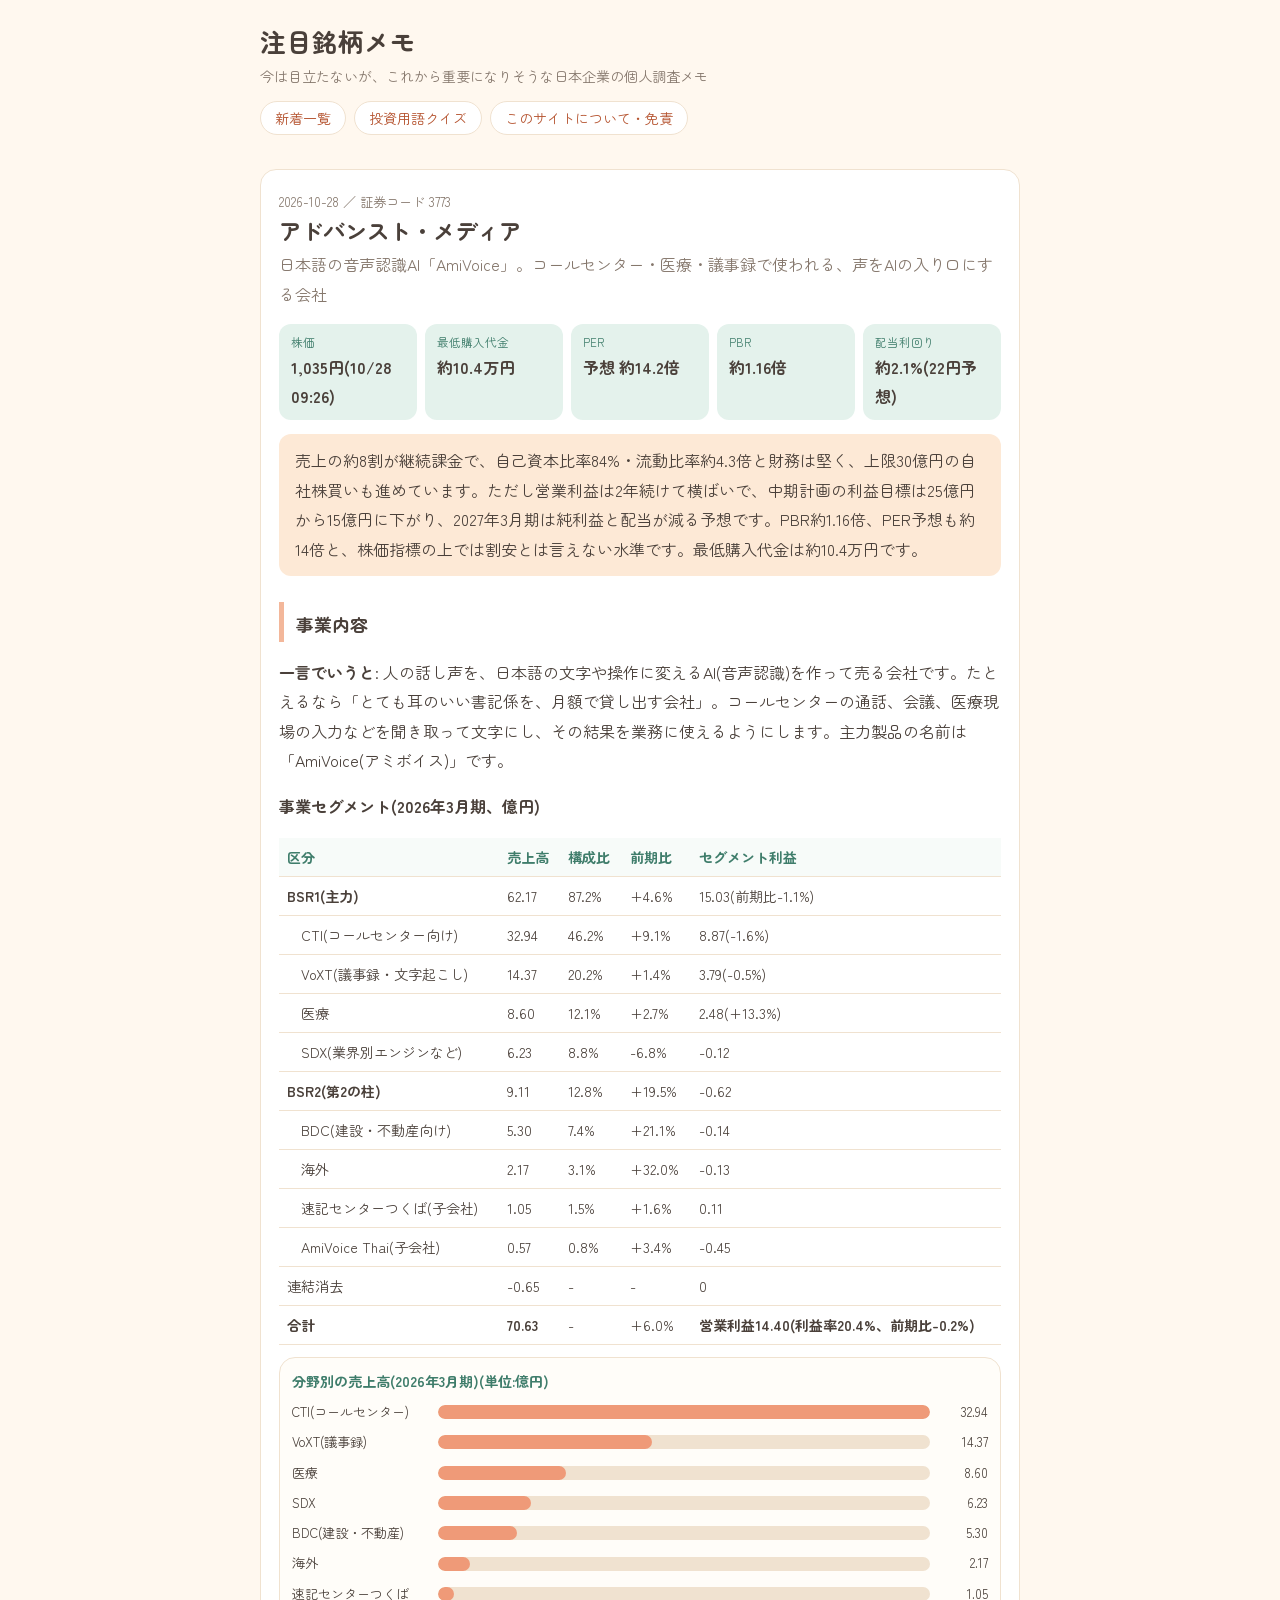
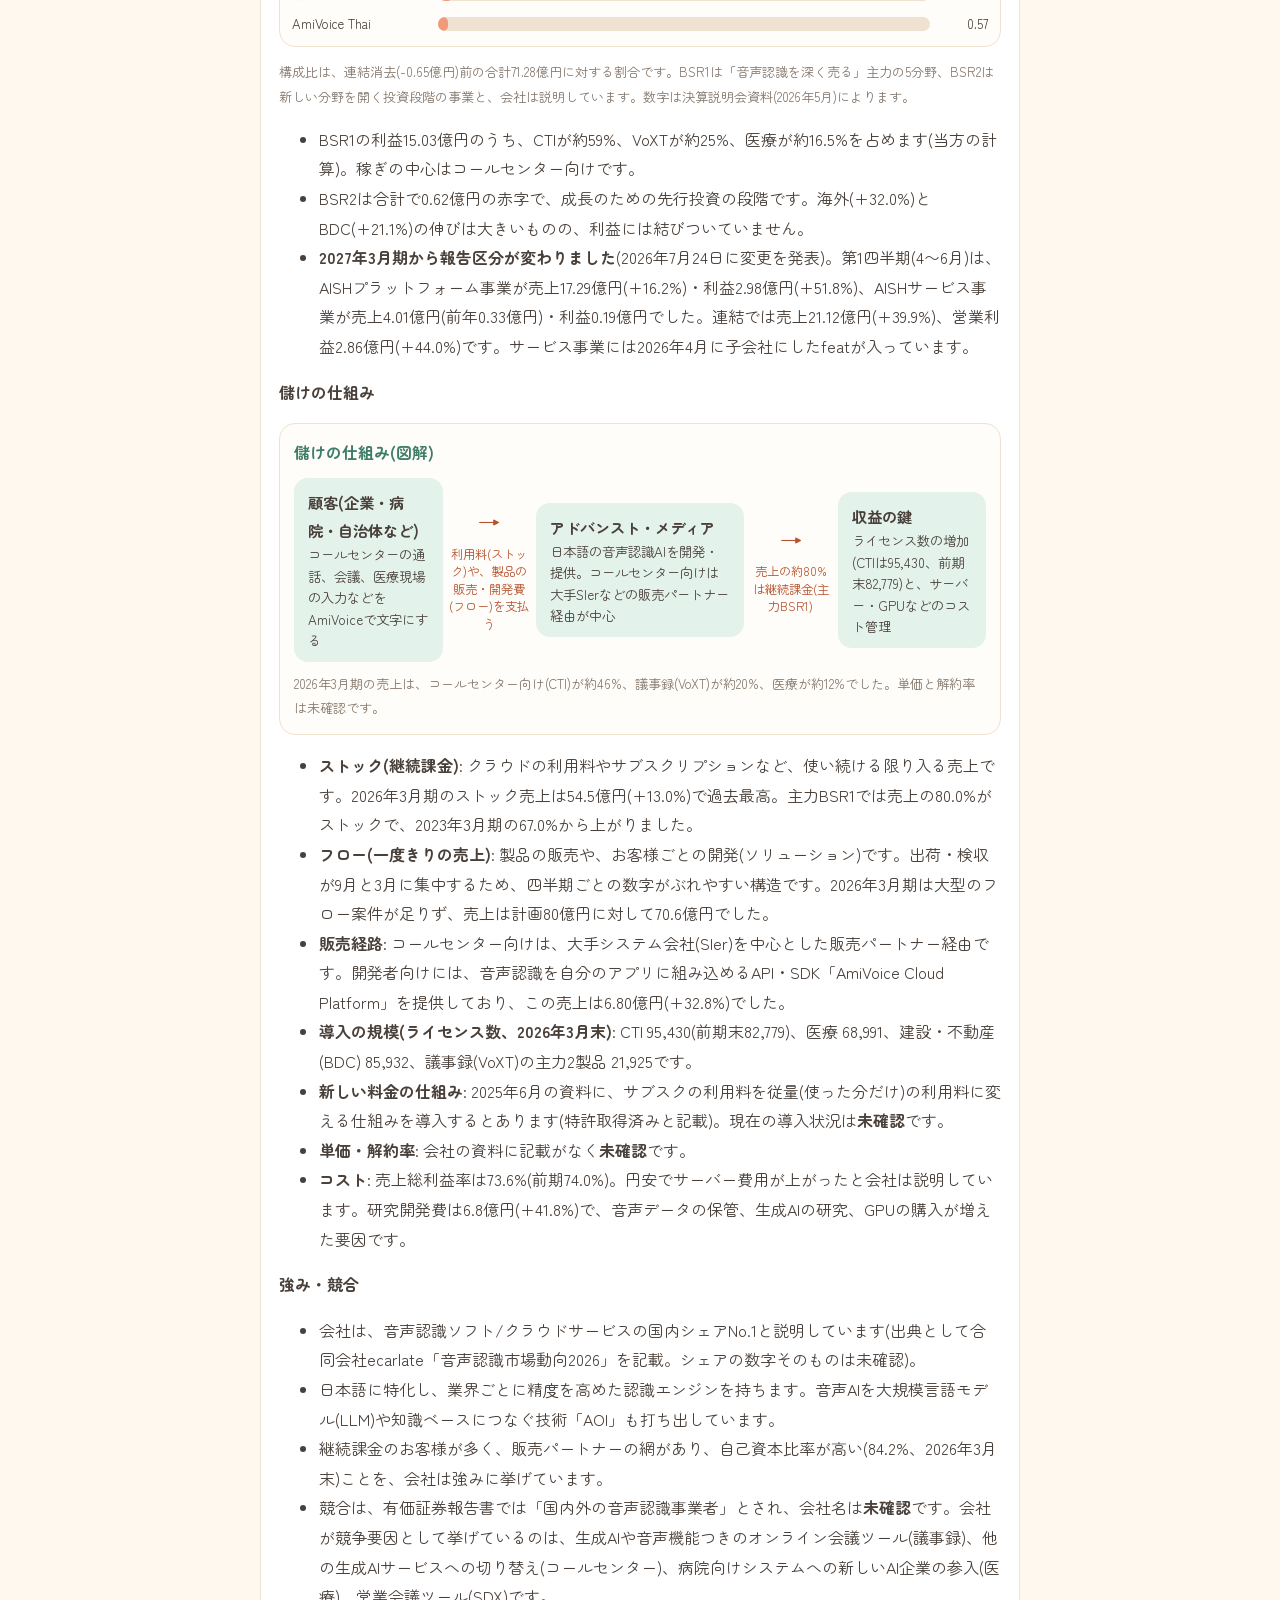
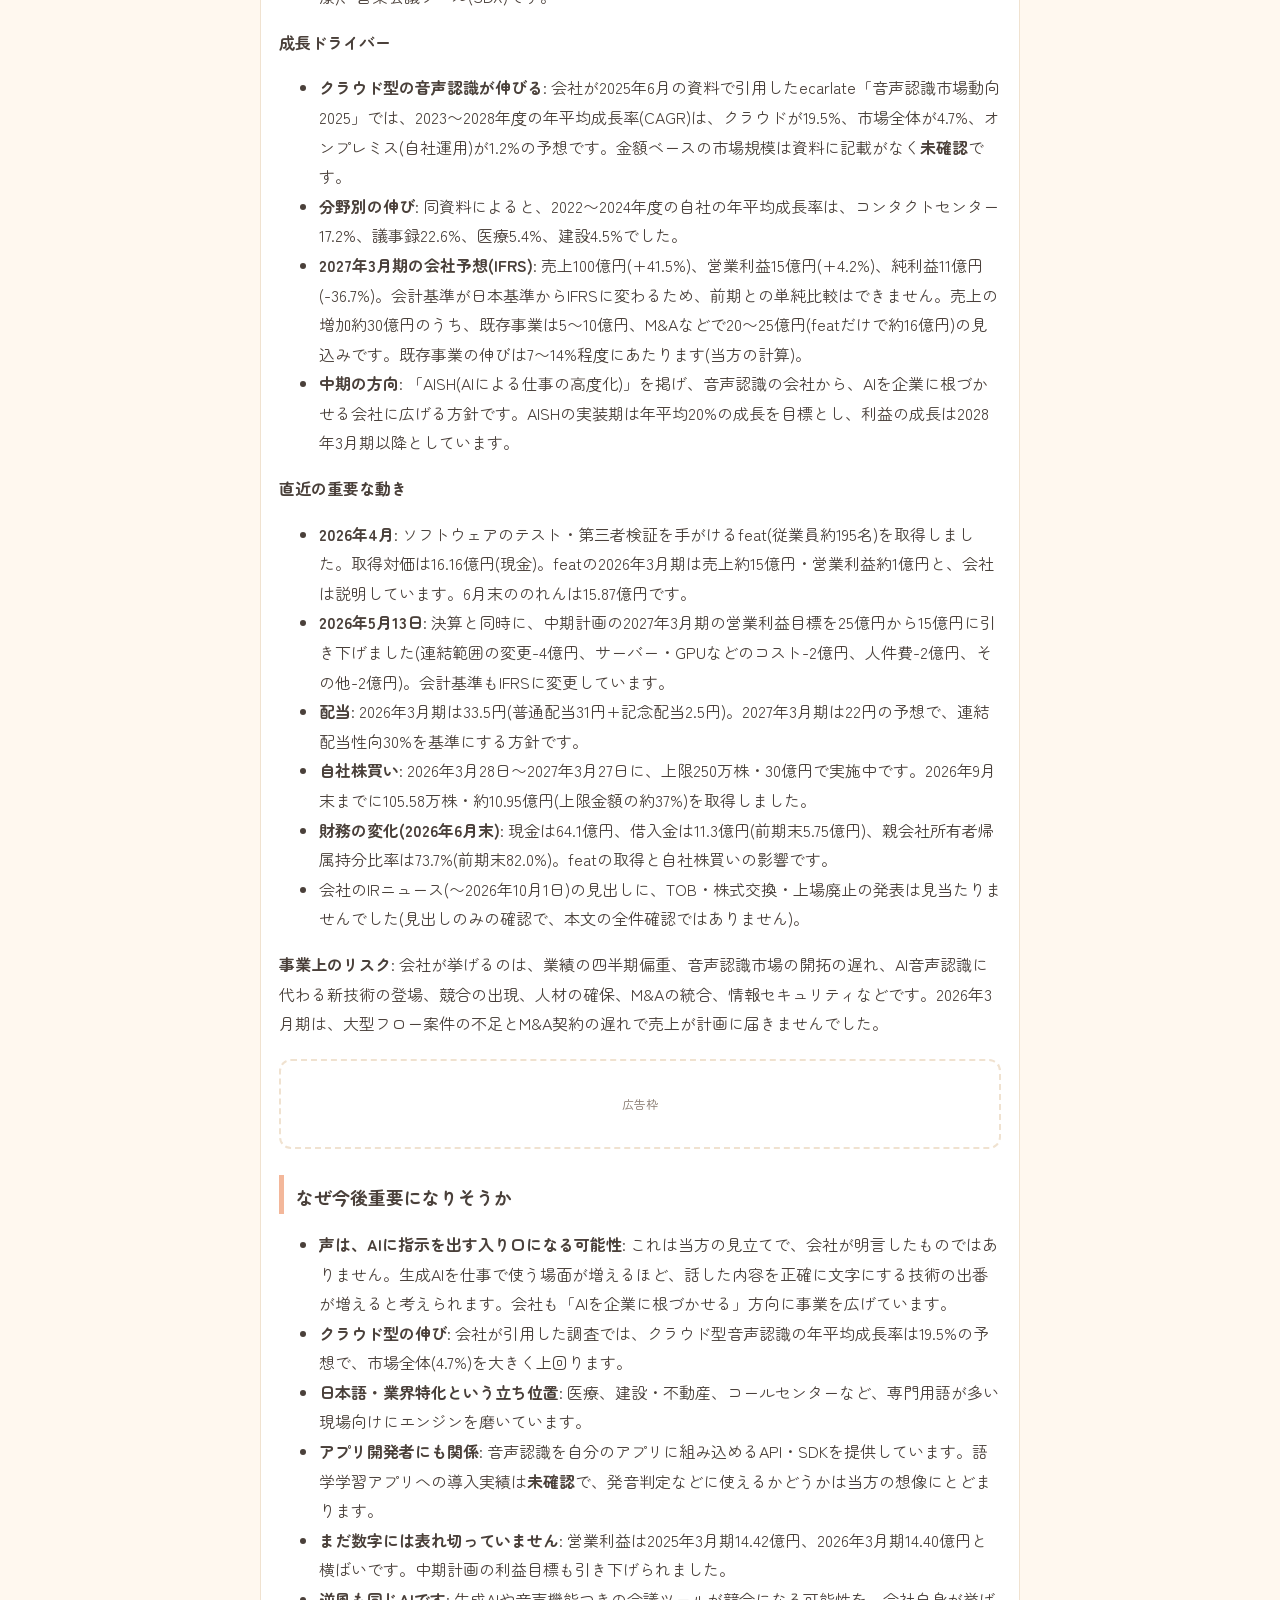
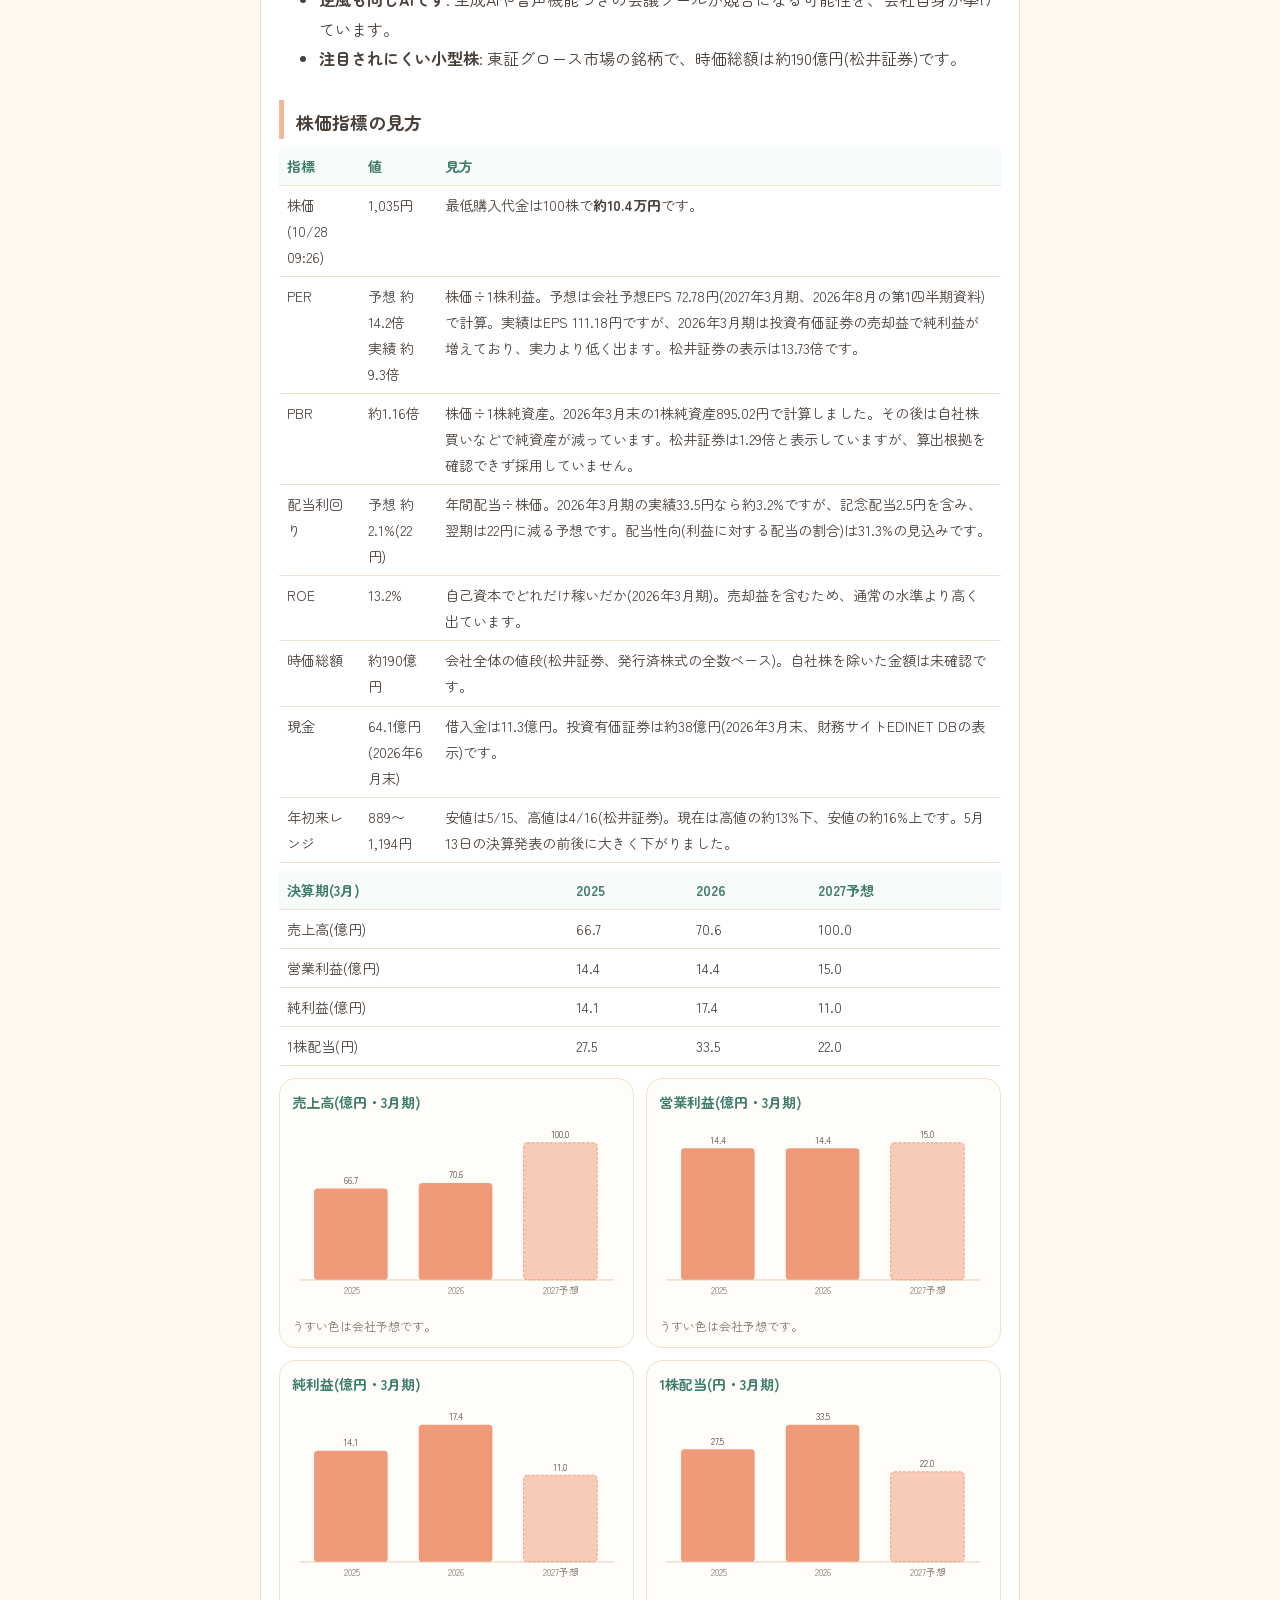
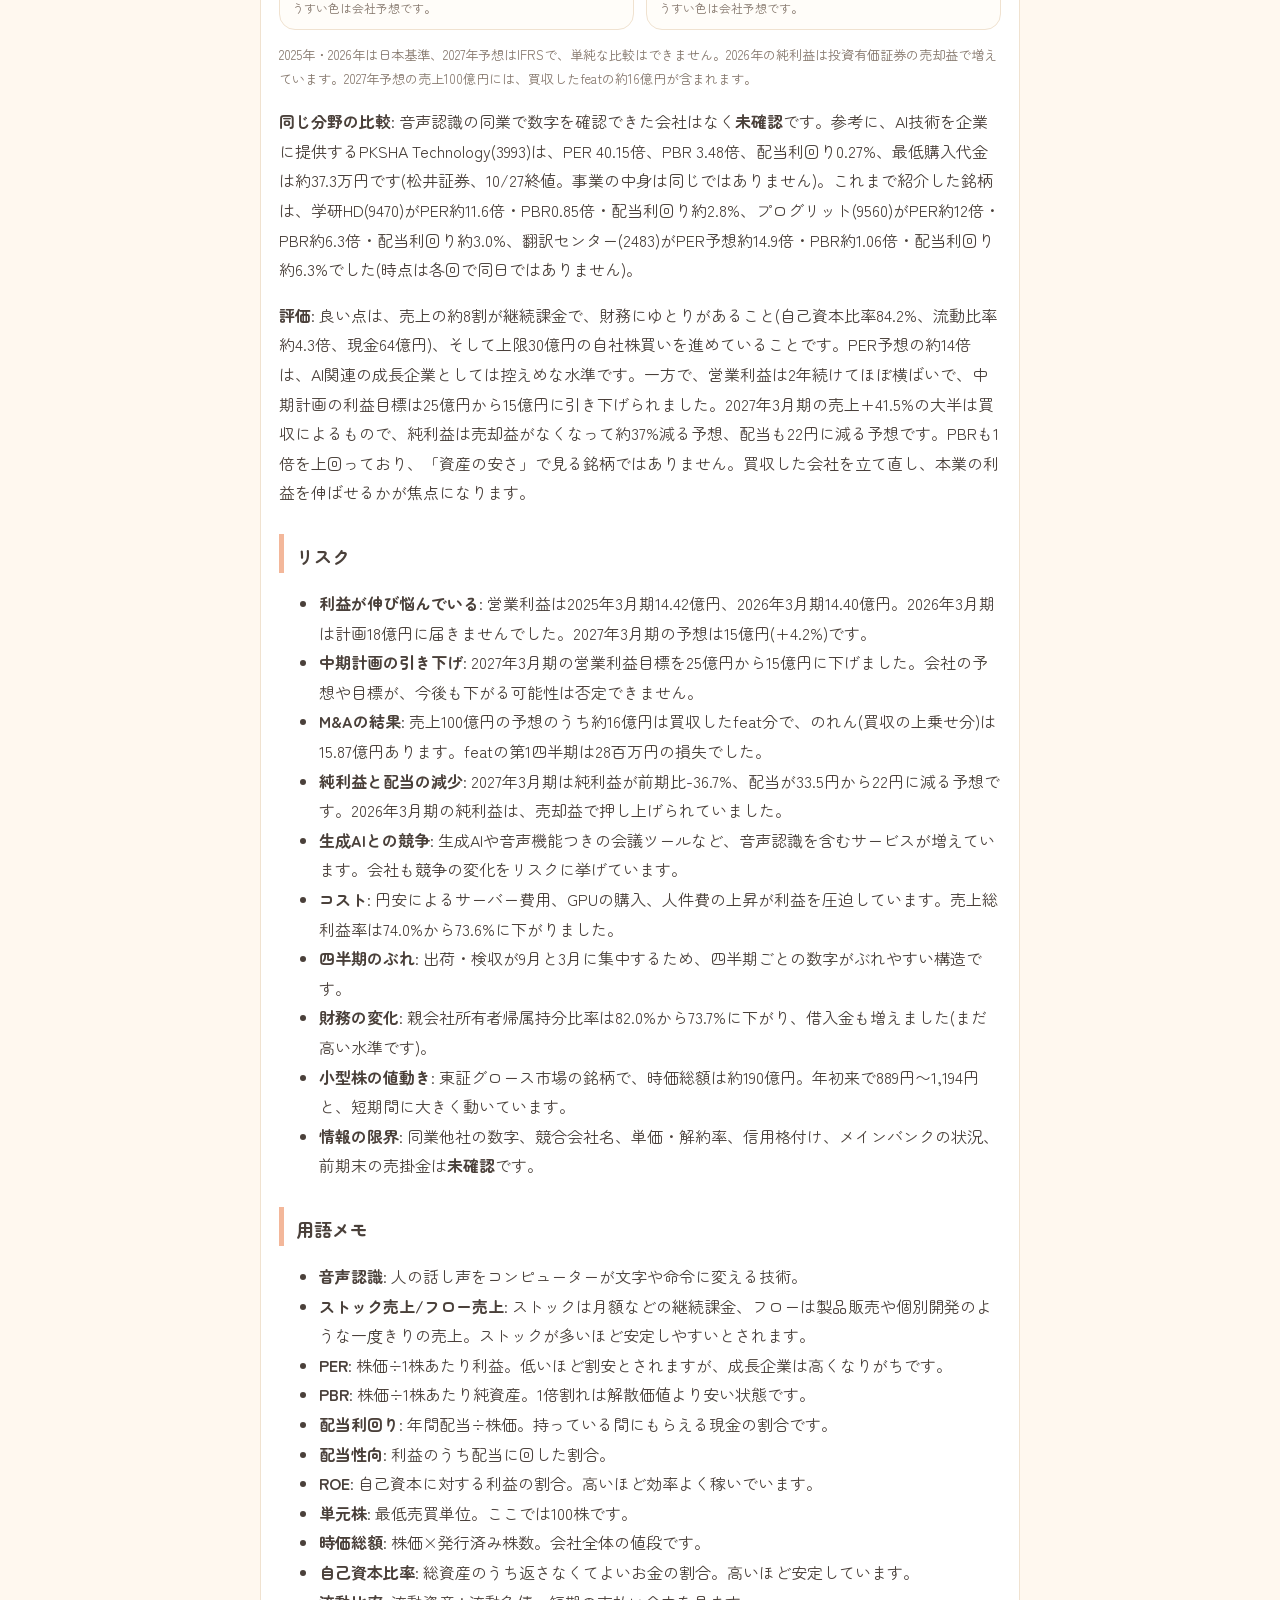
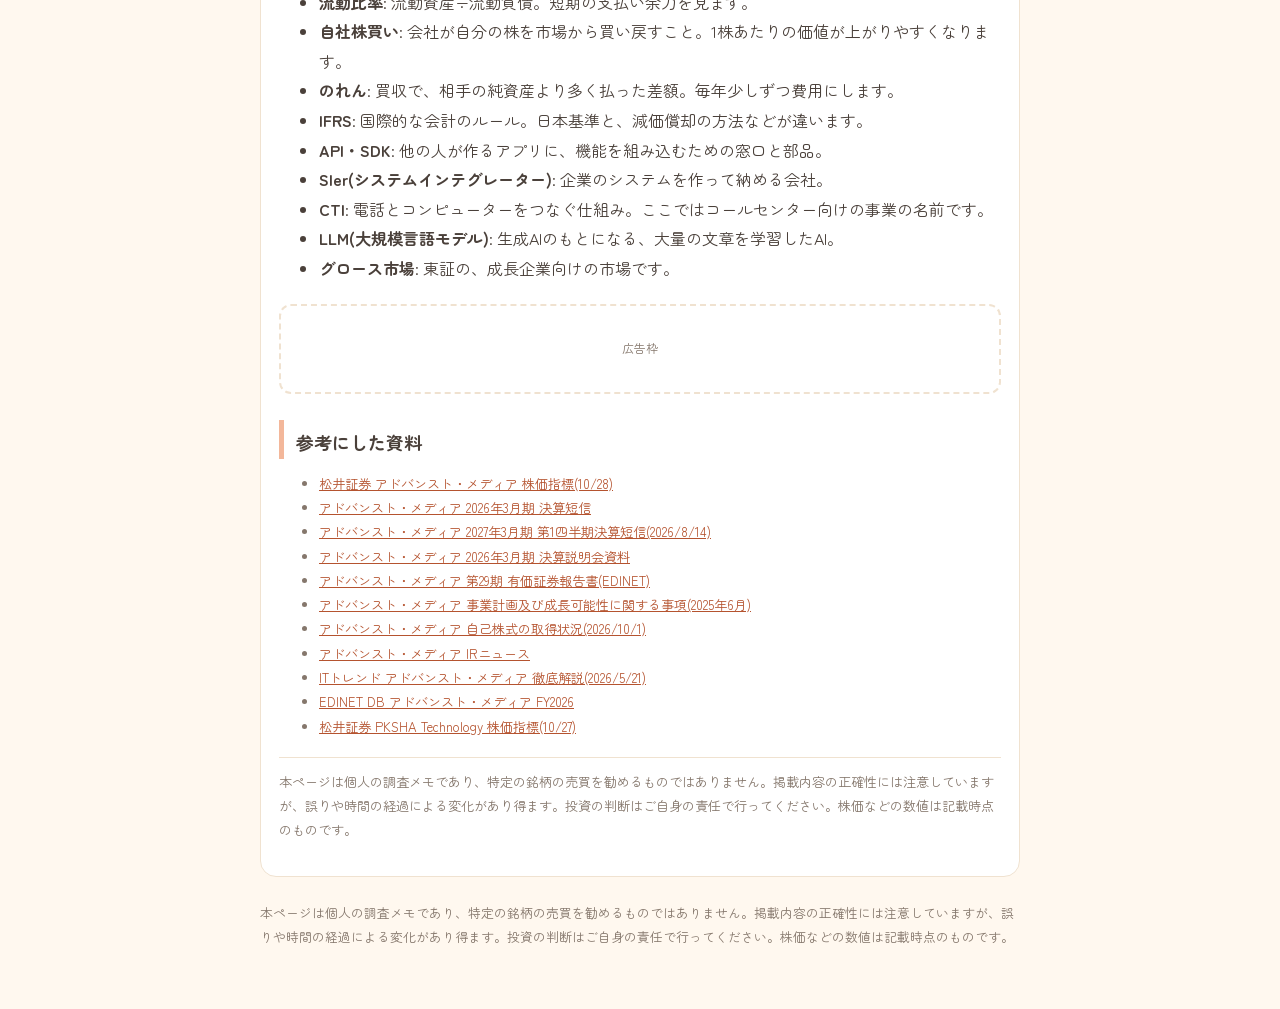
<file: docs/posts/20261028.html>
<!doctype html><html lang="ja"><head><meta charset="utf-8"><meta name="viewport" content="width=device-width,initial-scale=1"><title>アドバンスト・メディア(3773) | 注目銘柄メモ</title><meta name="description" content="日本語の音声認識AI「AmiVoice」。コールセンター・医療・議事録で使われる、声をAIの入り口にする会社"><link rel="preconnect" href="https://fonts.googleapis.com"><link rel="preconnect" href="https://fonts.gstatic.com" crossorigin><link rel="stylesheet" href="https://fonts.googleapis.com/css2?family=Zen+Maru+Gothic:wght@400;500;700&display=swap"><link rel="stylesheet" href="../style.css"></head><body><div class="wrap"><header><h1><a href="../index.html">注目銘柄メモ</a></h1><p class="tag">今は目立たないが、これから重要になりそうな日本企業の個人調査メモ</p><nav class="links"><a href="../index.html">新着一覧</a><a href="../quiz/index.html">投資用語クイズ</a><a href="../about.html">このサイトについて・免責</a></nav></header><article><div class="note">2026-10-28 ／ 証券コード 3773</div><h2>アドバンスト・メディア</h2><p class="theme">日本語の音声認識AI「AmiVoice」。コールセンター・医療・議事録で使われる、声をAIの入り口にする会社</p><dl class="stats"><div><dt>株価</dt><dd>1,035円(10/28 09:26)</dd></div><div><dt>最低購入代金</dt><dd>約10.4万円</dd></div><div><dt>PER</dt><dd>予想 約14.2倍</dd></div><div><dt>PBR</dt><dd>約1.16倍</dd></div><div><dt>配当利回り</dt><dd>約2.1%(22円予想)</dd></div></dl><p class="concl">売上の約8割が継続課金で、自己資本比率84%・流動比率約4.3倍と財務は堅く、上限30億円の自社株買いも進めています。ただし営業利益は2年続けて横ばいで、中期計画の利益目標は25億円から15億円に下がり、2027年3月期は純利益と配当が減る予想です。PBR約1.16倍、PER予想も約14倍と、株価指標の上では割安とは言えない水準です。最低購入代金は約10.4万円です。</p><h3>事業内容</h3><p><b>一言でいうと</b>: 人の話し声を、日本語の文字や操作に変えるAI(音声認識)を作って売る会社です。たとえるなら「とても耳のいい書記係を、月額で貸し出す会社」。コールセンターの通話、会議、医療現場の入力などを聞き取って文字にし、その結果を業務に使えるようにします。主力製品の名前は「AmiVoice(アミボイス)」です。</p><p><b>事業セグメント(2026年3月期、億円)</b></p><div class="scroll"><table><thead><tr><th>区分</th><th>売上高</th><th>構成比</th><th>前期比</th><th>セグメント利益</th></tr></thead><tbody><tr><td><b>BSR1(主力)</b></td><td>62.17</td><td>87.2%</td><td>+4.6%</td><td>15.03(前期比-1.1%)</td></tr><tr><td>　CTI(コールセンター向け)</td><td>32.94</td><td>46.2%</td><td>+9.1%</td><td>8.87(-1.6%)</td></tr><tr><td>　VoXT(議事録・文字起こし)</td><td>14.37</td><td>20.2%</td><td>+1.4%</td><td>3.79(-0.5%)</td></tr><tr><td>　医療</td><td>8.60</td><td>12.1%</td><td>+2.7%</td><td>2.48(+13.3%)</td></tr><tr><td>　SDX(業界別エンジンなど)</td><td>6.23</td><td>8.8%</td><td>-6.8%</td><td>-0.12</td></tr><tr><td><b>BSR2(第2の柱)</b></td><td>9.11</td><td>12.8%</td><td>+19.5%</td><td>-0.62</td></tr><tr><td>　BDC(建設・不動産向け)</td><td>5.30</td><td>7.4%</td><td>+21.1%</td><td>-0.14</td></tr><tr><td>　海外</td><td>2.17</td><td>3.1%</td><td>+32.0%</td><td>-0.13</td></tr><tr><td>　速記センターつくば(子会社)</td><td>1.05</td><td>1.5%</td><td>+1.6%</td><td>0.11</td></tr><tr><td>　AmiVoice Thai(子会社)</td><td>0.57</td><td>0.8%</td><td>+3.4%</td><td>-0.45</td></tr><tr><td>連結消去</td><td>-0.65</td><td>-</td><td>-</td><td>0</td></tr><tr><td><b>合計</b></td><td><b>70.63</b></td><td>-</td><td>+6.0%</td><td><b>営業利益14.40(利益率20.4%、前期比-0.2%)</b></td></tr></tbody></table></div><div class="charts"><div class="chart"><h5>分野別の売上高(2026年3月期)(単位:億円)</h5><div class="hbar"><div class="row"><span class="l">CTI(コールセンター)</span><span class="bar"><i style="width:100.0%"></i></span><span class="v">32.94</span></div><div class="row"><span class="l">VoXT(議事録)</span><span class="bar"><i style="width:43.6%"></i></span><span class="v">14.37</span></div><div class="row"><span class="l">医療</span><span class="bar"><i style="width:26.1%"></i></span><span class="v">8.60</span></div><div class="row"><span class="l">SDX</span><span class="bar"><i style="width:18.9%"></i></span><span class="v">6.23</span></div><div class="row"><span class="l">BDC(建設・不動産)</span><span class="bar"><i style="width:16.1%"></i></span><span class="v">5.30</span></div><div class="row"><span class="l">海外</span><span class="bar"><i style="width:6.6%"></i></span><span class="v">2.17</span></div><div class="row"><span class="l">速記センターつくば</span><span class="bar"><i style="width:3.2%"></i></span><span class="v">1.05</span></div><div class="row"><span class="l">AmiVoice Thai</span><span class="bar"><i style="width:2.0%"></i></span><span class="v">0.57</span></div></div></div></div><p class="note">構成比は、連結消去(-0.65億円)前の合計71.28億円に対する割合です。BSR1は「音声認識を深く売る」主力の5分野、BSR2は新しい分野を開く投資段階の事業と、会社は説明しています。数字は決算説明会資料(2026年5月)によります。</p><ul><li>BSR1の利益15.03億円のうち、CTIが約59%、VoXTが約25%、医療が約16.5%を占めます(当方の計算)。稼ぎの中心はコールセンター向けです。</li><li>BSR2は合計で0.62億円の赤字で、成長のための先行投資の段階です。海外(+32.0%)とBDC(+21.1%)の伸びは大きいものの、利益には結びついていません。</li><li><b>2027年3月期から報告区分が変わりました</b>(2026年7月24日に変更を発表)。第1四半期(4〜6月)は、AISHプラットフォーム事業が売上17.29億円(+16.2%)・利益2.98億円(+51.8%)、AISHサービス事業が売上4.01億円(前年0.33億円)・利益0.19億円でした。連結では売上21.12億円(+39.9%)、営業利益2.86億円(+44.0%)です。サービス事業には2026年4月に子会社にしたfeatが入っています。</li></ul><p><b>儲けの仕組み</b></p><figure class="flow"><figcaption>儲けの仕組み(図解)</figcaption><div class="steps"><div class="box"><b>顧客(企業・病院・自治体など)</b><span>コールセンターの通話、会議、医療現場の入力などをAmiVoiceで文字にする</span></div><div class="arrow"><span class="ar" aria-hidden="true"></span><em>利用料(ストック)や、製品の販売・開発費(フロー)を支払う</em></div><div class="box"><b>アドバンスト・メディア</b><span>日本語の音声認識AIを開発・提供。コールセンター向けは大手SIerなどの販売パートナー経由が中心</span></div><div class="arrow"><span class="ar" aria-hidden="true"></span><em>売上の約80%は継続課金(主力BSR1)</em></div><div class="box"><b>収益の鍵</b><span>ライセンス数の増加(CTIは95,430、前期末82,779)と、サーバー・GPUなどのコスト管理</span></div></div><p class="fnote">2026年3月期の売上は、コールセンター向け(CTI)が約46%、議事録(VoXT)が約20%、医療が約12%でした。単価と解約率は未確認です。</p></figure><ul><li><b>ストック(継続課金)</b>: クラウドの利用料やサブスクリプションなど、使い続ける限り入る売上です。2026年3月期のストック売上は54.5億円(+13.0%)で過去最高。主力BSR1では売上の80.0%がストックで、2023年3月期の67.0%から上がりました。</li><li><b>フロー(一度きりの売上)</b>: 製品の販売や、お客様ごとの開発(ソリューション)です。出荷・検収が9月と3月に集中するため、四半期ごとの数字がぶれやすい構造です。2026年3月期は大型のフロー案件が足りず、売上は計画80億円に対して70.6億円でした。</li><li><b>販売経路</b>: コールセンター向けは、大手システム会社(SIer)を中心とした販売パートナー経由です。開発者向けには、音声認識を自分のアプリに組み込めるAPI・SDK「AmiVoice Cloud Platform」を提供しており、この売上は6.80億円(+32.8%)でした。</li><li><b>導入の規模(ライセンス数、2026年3月末)</b>: CTI 95,430(前期末82,779)、医療 68,991、建設・不動産(BDC) 85,932、議事録(VoXT)の主力2製品 21,925です。</li><li><b>新しい料金の仕組み</b>: 2025年6月の資料に、サブスクの利用料を従量(使った分だけ)の利用料に変える仕組みを導入するとあります(特許取得済みと記載)。現在の導入状況は<b>未確認</b>です。</li><li><b>単価・解約率</b>: 会社の資料に記載がなく<b>未確認</b>です。</li><li><b>コスト</b>: 売上総利益率は73.6%(前期74.0%)。円安でサーバー費用が上がったと会社は説明しています。研究開発費は6.8億円(+41.8%)で、音声データの保管、生成AIの研究、GPUの購入が増えた要因です。</li></ul><p><b>強み・競合</b></p><ul><li>会社は、音声認識ソフト/クラウドサービスの国内シェアNo.1と説明しています(出典として合同会社ecarlate「音声認識市場動向2026」を記載。シェアの数字そのものは未確認)。</li><li>日本語に特化し、業界ごとに精度を高めた認識エンジンを持ちます。音声AIを大規模言語モデル(LLM)や知識ベースにつなぐ技術「AOI」も打ち出しています。</li><li>継続課金のお客様が多く、販売パートナーの網があり、自己資本比率が高い(84.2%、2026年3月末)ことを、会社は強みに挙げています。</li><li>競合は、有価証券報告書では「国内外の音声認識事業者」とされ、会社名は<b>未確認</b>です。会社が競争要因として挙げているのは、生成AIや音声機能つきのオンライン会議ツール(議事録)、他の生成AIサービスへの切り替え(コールセンター)、病院向けシステムへの新しいAI企業の参入(医療)、営業会議ツール(SDX)です。</li></ul><p><b>成長ドライバー</b></p><ul><li><b>クラウド型の音声認識が伸びる</b>: 会社が2025年6月の資料で引用したecarlate「音声認識市場動向2025」では、2023〜2028年度の年平均成長率(CAGR)は、クラウドが19.5%、市場全体が4.7%、オンプレミス(自社運用)が1.2%の予想です。金額ベースの市場規模は資料に記載がなく<b>未確認</b>です。</li><li><b>分野別の伸び</b>: 同資料によると、2022〜2024年度の自社の年平均成長率は、コンタクトセンター17.2%、議事録22.6%、医療5.4%、建設4.5%でした。</li><li><b>2027年3月期の会社予想(IFRS)</b>: 売上100億円(+41.5%)、営業利益15億円(+4.2%)、純利益11億円(-36.7%)。会計基準が日本基準からIFRSに変わるため、前期との単純比較はできません。売上の増加約30億円のうち、既存事業は5〜10億円、M&Aなどで20〜25億円(featだけで約16億円)の見込みです。既存事業の伸びは7〜14%程度にあたります(当方の計算)。</li><li><b>中期の方向</b>: 「AISH(AIによる仕事の高度化)」を掲げ、音声認識の会社から、AIを企業に根づかせる会社に広げる方針です。AISHの実装期は年平均20%の成長を目標とし、利益の成長は2028年3月期以降としています。</li></ul><p><b>直近の重要な動き</b></p><ul><li><b>2026年4月</b>: ソフトウェアのテスト・第三者検証を手がけるfeat(従業員約195名)を取得しました。取得対価は16.16億円(現金)。featの2026年3月期は売上約15億円・営業利益約1億円と、会社は説明しています。6月末ののれんは15.87億円です。</li><li><b>2026年5月13日</b>: 決算と同時に、中期計画の2027年3月期の営業利益目標を25億円から15億円に引き下げました(連結範囲の変更-4億円、サーバー・GPUなどのコスト-2億円、人件費-2億円、その他-2億円)。会計基準もIFRSに変更しています。</li><li><b>配当</b>: 2026年3月期は33.5円(普通配当31円+記念配当2.5円)。2027年3月期は22円の予想で、連結配当性向30%を基準にする方針です。</li><li><b>自社株買い</b>: 2026年3月28日〜2027年3月27日に、上限250万株・30億円で実施中です。2026年9月末までに105.58万株・約10.95億円(上限金額の約37%)を取得しました。</li><li><b>財務の変化(2026年6月末)</b>: 現金は64.1億円、借入金は11.3億円(前期末5.75億円)、親会社所有者帰属持分比率は73.7%(前期末82.0%)。featの取得と自社株買いの影響です。</li><li>会社のIRニュース(〜2026年10月1日)の見出しに、TOB・株式交換・上場廃止の発表は見当たりませんでした(見出しのみの確認で、本文の全件確認ではありません)。</li></ul><p><b>事業上のリスク</b>: 会社が挙げるのは、業績の四半期偏重、音声認識市場の開拓の遅れ、AI音声認識に代わる新技術の登場、競合の出現、人材の確保、M&Aの統合、情報セキュリティなどです。2026年3月期は、大型フロー案件の不足とM&A契約の遅れで売上が計画に届きませんでした。</p><aside class="ad" aria-label="広告"><!-- AdSense承認後、ここに広告コードを貼る --><span>広告枠</span></aside><h3>なぜ今後重要になりそうか</h3><ul><li><b>声は、AIに指示を出す入り口になる可能性</b>: これは当方の見立てで、会社が明言したものではありません。生成AIを仕事で使う場面が増えるほど、話した内容を正確に文字にする技術の出番が増えると考えられます。会社も「AIを企業に根づかせる」方向に事業を広げています。</li><li><b>クラウド型の伸び</b>: 会社が引用した調査では、クラウド型音声認識の年平均成長率は19.5%の予想で、市場全体(4.7%)を大きく上回ります。</li><li><b>日本語・業界特化という立ち位置</b>: 医療、建設・不動産、コールセンターなど、専門用語が多い現場向けにエンジンを磨いています。</li><li><b>アプリ開発者にも関係</b>: 音声認識を自分のアプリに組み込めるAPI・SDKを提供しています。語学学習アプリへの導入実績は<b>未確認</b>で、発音判定などに使えるかどうかは当方の想像にとどまります。</li><li><b>まだ数字には表れ切っていません</b>: 営業利益は2025年3月期14.42億円、2026年3月期14.40億円と横ばいです。中期計画の利益目標も引き下げられました。</li><li><b>逆風も同じAIです</b>: 生成AIや音声機能つきの会議ツールが競合になる可能性を、会社自身が挙げています。</li><li><b>注目されにくい小型株</b>: 東証グロース市場の銘柄で、時価総額は約190億円(松井証券)です。</li></ul><h3>株価指標の見方</h3><div class="scroll"><table><thead><tr><th>指標</th><th>値</th><th>見方</th></tr></thead><tbody><tr><td>株価(10/28 09:26)</td><td>1,035円</td><td>最低購入代金は100株で<b>約10.4万円</b>です。</td></tr><tr><td>PER</td><td>予想 約14.2倍<br>実績 約9.3倍</td><td>株価÷1株利益。予想は会社予想EPS 72.78円(2027年3月期、2026年8月の第1四半期資料)で計算。実績はEPS 111.18円ですが、2026年3月期は投資有価証券の売却益で純利益が増えており、実力より低く出ます。松井証券の表示は13.73倍です。</td></tr><tr><td>PBR</td><td>約1.16倍</td><td>株価÷1株純資産。2026年3月末の1株純資産895.02円で計算しました。その後は自社株買いなどで純資産が減っています。松井証券は1.29倍と表示していますが、算出根拠を確認できず採用していません。</td></tr><tr><td>配当利回り</td><td>予想 約2.1%(22円)</td><td>年間配当÷株価。2026年3月期の実績33.5円なら約3.2%ですが、記念配当2.5円を含み、翌期は22円に減る予想です。配当性向(利益に対する配当の割合)は31.3%の見込みです。</td></tr><tr><td>ROE</td><td>13.2%</td><td>自己資本でどれだけ稼いだか(2026年3月期)。売却益を含むため、通常の水準より高く出ています。</td></tr><tr><td>時価総額</td><td>約190億円</td><td>会社全体の値段(松井証券、発行済株式の全数ベース)。自社株を除いた金額は未確認です。</td></tr><tr><td>現金</td><td>64.1億円<br>(2026年6月末)</td><td>借入金は11.3億円。投資有価証券は約38億円(2026年3月末、財務サイトEDINET DBの表示)です。</td></tr><tr><td>年初来レンジ</td><td>889〜1,194円</td><td>安値は5/15、高値は4/16(松井証券)。現在は高値の約13%下、安値の約16%上です。5月13日の決算発表の前後に大きく下がりました。</td></tr></tbody></table></div><div class="scroll"><table><thead><tr><th>決算期(3月)</th><th>2025</th><th>2026</th><th>2027予想</th></tr></thead><tbody><tr><td>売上高(億円)</td><td>66.7</td><td>70.6</td><td>100.0</td></tr><tr><td>営業利益(億円)</td><td>14.4</td><td>14.4</td><td>15.0</td></tr><tr><td>純利益(億円)</td><td>14.1</td><td>17.4</td><td>11.0</td></tr><tr><td>1株配当(円)</td><td>27.5</td><td>33.5</td><td>22.0</td></tr></tbody></table></div><div class="charts"><div class="chart"><h5>売上高(億円・3月期)</h5><svg viewBox="0 0 360 210" role="img" aria-label="売上高(億円・3月期)の棒グラフ"><line x1="8" y1="176" x2="352" y2="176" stroke="#f0e2d0" stroke-width="2"/><rect x="24.1" y="76.0" width="80.6" height="100.0" rx="4" fill="#ef9a78"/><text x="64.3" y="71.0" text-anchor="middle" font-size="10.5" fill="#4a403a">66.7</text><text x="65.3" y="192" text-anchor="middle" font-size="10.5" fill="#85776c">2025</text><rect x="138.7" y="70.1" width="80.6" height="105.9" rx="4" fill="#ef9a78"/><text x="179.0" y="65.1" text-anchor="middle" font-size="10.5" fill="#4a403a">70.6</text><text x="180.0" y="192" text-anchor="middle" font-size="10.5" fill="#85776c">2026</text><rect x="253.4" y="26.0" width="80.6" height="150.0" rx="4" fill="#ef9a78" fill-opacity="0.5" stroke="#ef9a78" stroke-dasharray="3 2"/><text x="293.7" y="21.0" text-anchor="middle" font-size="10.5" fill="#4a403a">100.0</text><text x="294.7" y="192" text-anchor="middle" font-size="10.5" fill="#85776c">2027予想</text></svg><p class="cnote">うすい色は会社予想です。</p></div><div class="chart"><h5>営業利益(億円・3月期)</h5><svg viewBox="0 0 360 210" role="img" aria-label="営業利益(億円・3月期)の棒グラフ"><line x1="8" y1="176" x2="352" y2="176" stroke="#f0e2d0" stroke-width="2"/><rect x="24.1" y="32.0" width="80.6" height="144.0" rx="4" fill="#ef9a78"/><text x="64.3" y="27.0" text-anchor="middle" font-size="10.5" fill="#4a403a">14.4</text><text x="65.3" y="192" text-anchor="middle" font-size="10.5" fill="#85776c">2025</text><rect x="138.7" y="32.0" width="80.6" height="144.0" rx="4" fill="#ef9a78"/><text x="179.0" y="27.0" text-anchor="middle" font-size="10.5" fill="#4a403a">14.4</text><text x="180.0" y="192" text-anchor="middle" font-size="10.5" fill="#85776c">2026</text><rect x="253.4" y="26.0" width="80.6" height="150.0" rx="4" fill="#ef9a78" fill-opacity="0.5" stroke="#ef9a78" stroke-dasharray="3 2"/><text x="293.7" y="21.0" text-anchor="middle" font-size="10.5" fill="#4a403a">15.0</text><text x="294.7" y="192" text-anchor="middle" font-size="10.5" fill="#85776c">2027予想</text></svg><p class="cnote">うすい色は会社予想です。</p></div><div class="chart"><h5>純利益(億円・3月期)</h5><svg viewBox="0 0 360 210" role="img" aria-label="純利益(億円・3月期)の棒グラフ"><line x1="8" y1="176" x2="352" y2="176" stroke="#f0e2d0" stroke-width="2"/><rect x="24.1" y="54.4" width="80.6" height="121.6" rx="4" fill="#ef9a78"/><text x="64.3" y="49.4" text-anchor="middle" font-size="10.5" fill="#4a403a">14.1</text><text x="65.3" y="192" text-anchor="middle" font-size="10.5" fill="#85776c">2025</text><rect x="138.7" y="26.0" width="80.6" height="150.0" rx="4" fill="#ef9a78"/><text x="179.0" y="21.0" text-anchor="middle" font-size="10.5" fill="#4a403a">17.4</text><text x="180.0" y="192" text-anchor="middle" font-size="10.5" fill="#85776c">2026</text><rect x="253.4" y="81.2" width="80.6" height="94.8" rx="4" fill="#ef9a78" fill-opacity="0.5" stroke="#ef9a78" stroke-dasharray="3 2"/><text x="293.7" y="76.2" text-anchor="middle" font-size="10.5" fill="#4a403a">11.0</text><text x="294.7" y="192" text-anchor="middle" font-size="10.5" fill="#85776c">2027予想</text></svg><p class="cnote">うすい色は会社予想です。</p></div><div class="chart"><h5>1株配当(円・3月期)</h5><svg viewBox="0 0 360 210" role="img" aria-label="1株配当(円・3月期)の棒グラフ"><line x1="8" y1="176" x2="352" y2="176" stroke="#f0e2d0" stroke-width="2"/><rect x="24.1" y="52.9" width="80.6" height="123.1" rx="4" fill="#ef9a78"/><text x="64.3" y="47.9" text-anchor="middle" font-size="10.5" fill="#4a403a">27.5</text><text x="65.3" y="192" text-anchor="middle" font-size="10.5" fill="#85776c">2025</text><rect x="138.7" y="26.0" width="80.6" height="150.0" rx="4" fill="#ef9a78"/><text x="179.0" y="21.0" text-anchor="middle" font-size="10.5" fill="#4a403a">33.5</text><text x="180.0" y="192" text-anchor="middle" font-size="10.5" fill="#85776c">2026</text><rect x="253.4" y="77.5" width="80.6" height="98.5" rx="4" fill="#ef9a78" fill-opacity="0.5" stroke="#ef9a78" stroke-dasharray="3 2"/><text x="293.7" y="72.5" text-anchor="middle" font-size="10.5" fill="#4a403a">22.0</text><text x="294.7" y="192" text-anchor="middle" font-size="10.5" fill="#85776c">2027予想</text></svg><p class="cnote">うすい色は会社予想です。</p></div></div><p class="note">2025年・2026年は日本基準、2027年予想はIFRSで、単純な比較はできません。2026年の純利益は投資有価証券の売却益で増えています。2027年予想の売上100億円には、買収したfeatの約16億円が含まれます。</p><p><b>同じ分野の比較</b>: 音声認識の同業で数字を確認できた会社はなく<b>未確認</b>です。参考に、AI技術を企業に提供するPKSHA Technology(3993)は、PER 40.15倍、PBR 3.48倍、配当利回り0.27%、最低購入代金は約37.3万円です(松井証券、10/27終値。事業の中身は同じではありません)。これまで紹介した銘柄は、学研HD(9470)がPER約11.6倍・PBR0.85倍・配当利回り約2.8%、プログリット(9560)がPER約12倍・PBR約6.3倍・配当利回り約3.0%、翻訳センター(2483)がPER予想約14.9倍・PBR約1.06倍・配当利回り約6.3%でした(時点は各回で同日ではありません)。</p><p><b>評価</b>: 良い点は、売上の約8割が継続課金で、財務にゆとりがあること(自己資本比率84.2%、流動比率約4.3倍、現金64億円)、そして上限30億円の自社株買いを進めていることです。PER予想の約14倍は、AI関連の成長企業としては控えめな水準です。一方で、営業利益は2年続けてほぼ横ばいで、中期計画の利益目標は25億円から15億円に引き下げられました。2027年3月期の売上+41.5%の大半は買収によるもので、純利益は売却益がなくなって約37%減る予想、配当も22円に減る予想です。PBRも1倍を上回っており、「資産の安さ」で見る銘柄ではありません。買収した会社を立て直し、本業の利益を伸ばせるかが焦点になります。</p><h3>リスク</h3><ul><li><b>利益が伸び悩んでいる</b>: 営業利益は2025年3月期14.42億円、2026年3月期14.40億円。2026年3月期は計画18億円に届きませんでした。2027年3月期の予想は15億円(+4.2%)です。</li><li><b>中期計画の引き下げ</b>: 2027年3月期の営業利益目標を25億円から15億円に下げました。会社の予想や目標が、今後も下がる可能性は否定できません。</li><li><b>M&Aの結果</b>: 売上100億円の予想のうち約16億円は買収したfeat分で、のれん(買収の上乗せ分)は15.87億円あります。featの第1四半期は28百万円の損失でした。</li><li><b>純利益と配当の減少</b>: 2027年3月期は純利益が前期比-36.7%、配当が33.5円から22円に減る予想です。2026年3月期の純利益は、売却益で押し上げられていました。</li><li><b>生成AIとの競争</b>: 生成AIや音声機能つきの会議ツールなど、音声認識を含むサービスが増えています。会社も競争の変化をリスクに挙げています。</li><li><b>コスト</b>: 円安によるサーバー費用、GPUの購入、人件費の上昇が利益を圧迫しています。売上総利益率は74.0%から73.6%に下がりました。</li><li><b>四半期のぶれ</b>: 出荷・検収が9月と3月に集中するため、四半期ごとの数字がぶれやすい構造です。</li><li><b>財務の変化</b>: 親会社所有者帰属持分比率は82.0%から73.7%に下がり、借入金も増えました(まだ高い水準です)。</li><li><b>小型株の値動き</b>: 東証グロース市場の銘柄で、時価総額は約190億円。年初来で889円〜1,194円と、短期間に大きく動いています。</li><li><b>情報の限界</b>: 同業他社の数字、競合会社名、単価・解約率、信用格付け、メインバンクの状況、前期末の売掛金は<b>未確認</b>です。</li></ul><h3>用語メモ</h3><ul><li><b>音声認識</b>: 人の話し声をコンピューターが文字や命令に変える技術。</li><li><b>ストック売上/フロー売上</b>: ストックは月額などの継続課金、フローは製品販売や個別開発のような一度きりの売上。ストックが多いほど安定しやすいとされます。</li><li><b>PER</b>: 株価÷1株あたり利益。低いほど割安とされますが、成長企業は高くなりがちです。</li><li><b>PBR</b>: 株価÷1株あたり純資産。1倍割れは解散価値より安い状態です。</li><li><b>配当利回り</b>: 年間配当÷株価。持っている間にもらえる現金の割合です。</li><li><b>配当性向</b>: 利益のうち配当に回した割合。</li><li><b>ROE</b>: 自己資本に対する利益の割合。高いほど効率よく稼いでいます。</li><li><b>単元株</b>: 最低売買単位。ここでは100株です。</li><li><b>時価総額</b>: 株価×発行済み株数。会社全体の値段です。</li><li><b>自己資本比率</b>: 総資産のうち返さなくてよいお金の割合。高いほど安定しています。</li><li><b>流動比率</b>: 流動資産÷流動負債。短期の支払い余力を見ます。</li><li><b>自社株買い</b>: 会社が自分の株を市場から買い戻すこと。1株あたりの価値が上がりやすくなります。</li><li><b>のれん</b>: 買収で、相手の純資産より多く払った差額。毎年少しずつ費用にします。</li><li><b>IFRS</b>: 国際的な会計のルール。日本基準と、減価償却の方法などが違います。</li><li><b>API・SDK</b>: 他の人が作るアプリに、機能を組み込むための窓口と部品。</li><li><b>SIer(システムインテグレーター)</b>: 企業のシステムを作って納める会社。</li><li><b>CTI</b>: 電話とコンピューターをつなぐ仕組み。ここではコールセンター向けの事業の名前です。</li><li><b>LLM(大規模言語モデル)</b>: 生成AIのもとになる、大量の文章を学習したAI。</li><li><b>グロース市場</b>: 東証の、成長企業向けの市場です。</li></ul><aside class="ad" aria-label="広告"><!-- AdSense承認後、ここに広告コードを貼る --><span>広告枠</span></aside><h3>参考にした資料</h3><ul class="src"><li><a href="https://finance.matsui.co.jp/stock/3773/index" rel="noopener">松井証券 アドバンスト・メディア 株価指標(10/28)</a></li><li><a href="https://www2.jpx.co.jp/disc/37730/081220260513527809_tse-acedjpsm-37730-20260513337730-ixbrl.htm" rel="noopener">アドバンスト・メディア 2026年3月期 決算短信</a></li><li><a href="https://www.advanced-media.co.jp/media/2026/08/6185c6b367cfee16651186115b729889.pdf" rel="noopener">アドバンスト・メディア 2027年3月期 第1四半期決算短信(2026/8/14)</a></li><li><a href="https://www.advanced-media.co.jp/media/2026/05/advanced-media_202605a.pdf" rel="noopener">アドバンスト・メディア 2026年3月期 決算説明会資料</a></li><li><a href="https://disclosure2dl.edinet-fsa.go.jp/searchdocument/pdf/S100YGKZ.pdf" rel="noopener">アドバンスト・メディア 第29期 有価証券報告書(EDINET)</a></li><li><a href="https://www2.jpx.co.jp/disc/37730/140120250627502789.pdf" rel="noopener">アドバンスト・メディア 事業計画及び成長可能性に関する事項(2025年6月)</a></li><li><a href="https://www.advanced-media.co.jp/media/2026/10/897e2e24f2449e29791cf1f64bdaf511.pdf" rel="noopener">アドバンスト・メディア 自己株式の取得状況(2026/10/1)</a></li><li><a href="https://www.advanced-media.co.jp/ir/news/" rel="noopener">アドバンスト・メディア IRニュース</a></li><li><a href="https://it-trend.jp/voice_recognition/market/01-3773" rel="noopener">ITトレンド アドバンスト・メディア 徹底解説(2026/5/21)</a></li><li><a href="https://edinetdb.jp/company/E05496/earnings/FY2026" rel="noopener">EDINET DB アドバンスト・メディア FY2026</a></li><li><a href="https://finance.matsui.co.jp/stock/3993/index" rel="noopener">松井証券 PKSHA Technology 株価指標(10/27)</a></li></ul><p class="disc">本ページは個人の調査メモであり、特定の銘柄の売買を勧めるものではありません。掲載内容の正確性には注意していますが、誤りや時間の経過による変化があり得ます。投資の判断はご自身の責任で行ってください。株価などの数値は記載時点のものです。</p></article><footer><p>本ページは個人の調査メモであり、特定の銘柄の売買を勧めるものではありません。掲載内容の正確性には注意していますが、誤りや時間の経過による変化があり得ます。投資の判断はご自身の責任で行ってください。株価などの数値は記載時点のものです。</p></footer></div></body></html>
</file>
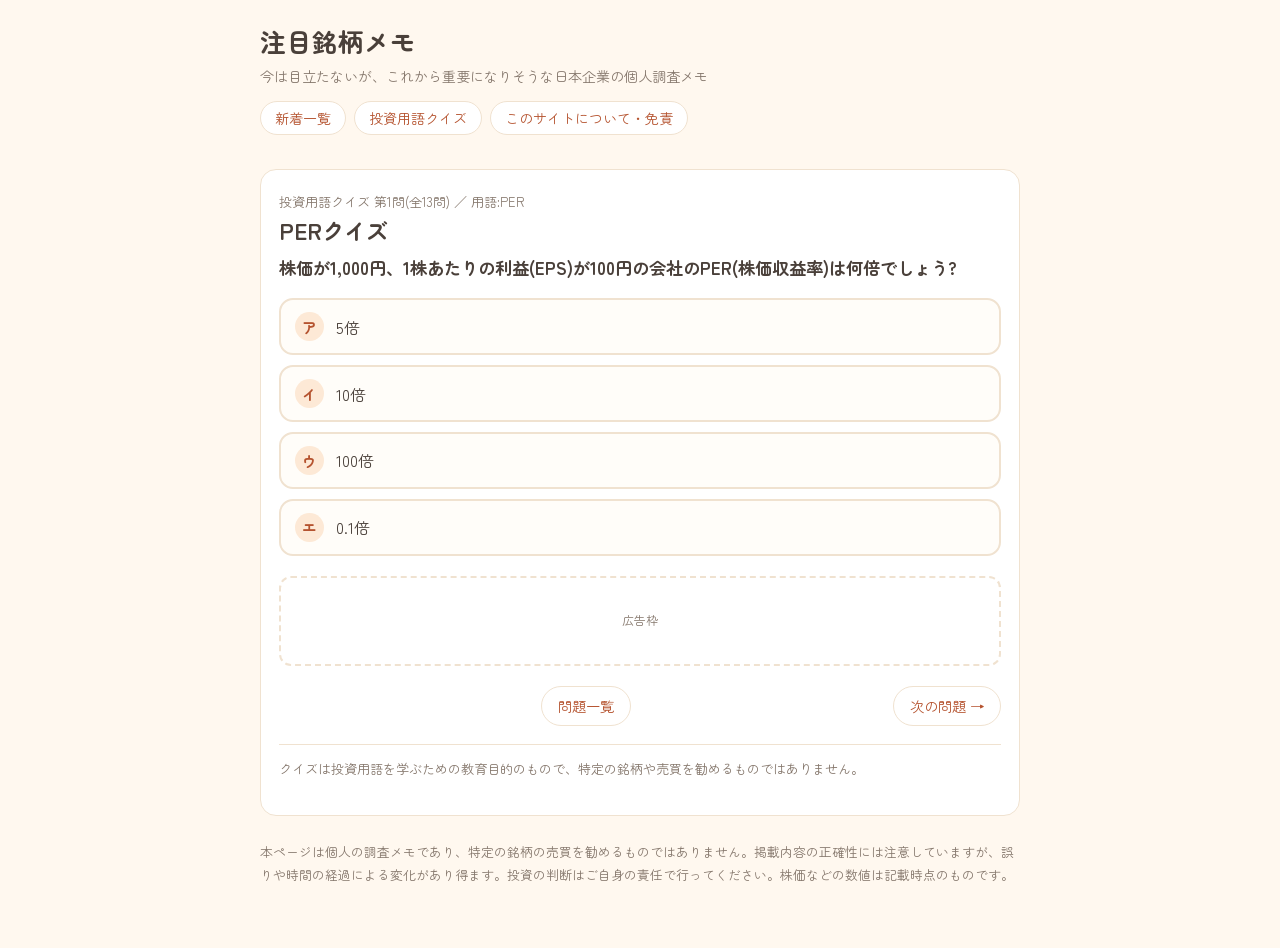
<file: docs/quiz/q01.html>
<!doctype html><html lang="ja"><head><meta charset="utf-8"><meta name="viewport" content="width=device-width,initial-scale=1"><title>PERクイズ 第1問 | 注目銘柄メモ</title><meta name="description" content="PERの選択式クイズ。回答後に初心者向けの解説が表示されます。"><link rel="preconnect" href="https://fonts.googleapis.com"><link rel="preconnect" href="https://fonts.gstatic.com" crossorigin><link rel="stylesheet" href="https://fonts.googleapis.com/css2?family=Zen+Maru+Gothic:wght@400;500;700&display=swap"><link rel="stylesheet" href="../style.css"></head><body><div class="wrap"><header><h1><a href="../index.html">注目銘柄メモ</a></h1><p class="tag">今は目立たないが、これから重要になりそうな日本企業の個人調査メモ</p><nav class="links"><a href="../index.html">新着一覧</a><a href="../quiz/index.html">投資用語クイズ</a><a href="../about.html">このサイトについて・免責</a></nav></header><article><div class="note">投資用語クイズ 第1問(全13問) ／ 用語:PER</div><h2>PERクイズ</h2><p class="q">株価が1,000円、1株あたりの利益(EPS)が100円の会社のPER(株価収益率)は何倍でしょう?</p><div id="quiz" data-answer="1" data-text="10倍"><div class="choices"><button type="button" class="choice"><span class="mk">ア</span><span>5倍</span></button><button type="button" class="choice"><span class="mk">イ</span><span>10倍</span></button><button type="button" class="choice"><span class="mk">ウ</span><span>100倍</span></button><button type="button" class="choice"><span class="mk">エ</span><span>0.1倍</span></button></div><p id="result" class="result" role="status" aria-live="polite"></p><div id="explain" class="explain" hidden><h4>解説</h4><p class="calc">PER = 株価 ÷ 1株あたり利益 = 1,000円 ÷ 100円 = 10倍</p><h4>初心者向けメモ</h4><p>PERは「今の株価は、1年分の利益の何年分か」を表す目安です。10倍なら、利益の約10年分の値段がついている、というイメージです。</p><h4>見るときのポイント</h4><p>PERが低いほど割安と言われますが、利益が一時的に増えているだけの場合もあります。数字が低い理由も一緒に確認するのが大切です。</p></div></div><noscript><style>#explain[hidden]{display:block}</style></noscript><aside class="ad" aria-label="広告"><!-- AdSense承認後、ここに広告コードを貼る --><span>広告枠</span></aside><div class="pager"><span></span><a href="index.html">問題一覧</a><a href="q02.html">次の問題 →</a></div><p class="disc">クイズは投資用語を学ぶための教育目的のもので、特定の銘柄や売買を勧めるものではありません。</p></article><script>(function(){
var box=document.getElementById('quiz'),ans=+box.dataset.answer,txt=box.dataset.text;
var btns=box.querySelectorAll('.choice'),res=document.getElementById('result'),ex=document.getElementById('explain'),done=false;
btns.forEach(function(b,i){b.addEventListener('click',function(){
if(done)return;done=true;
btns.forEach(function(x,j){x.disabled=true;if(j===ans)x.classList.add('right');else if(j===i)x.classList.add('wrong');});
res.textContent=(i===ans)?'正解です!':'おしい! 正解は「'+txt+'」です。';
ex.hidden=false;ex.scrollIntoView({behavior:'smooth',block:'nearest'});
});});
})();</script><footer><p>本ページは個人の調査メモであり、特定の銘柄の売買を勧めるものではありません。掲載内容の正確性には注意していますが、誤りや時間の経過による変化があり得ます。投資の判断はご自身の責任で行ってください。株価などの数値は記載時点のものです。</p></footer></div></body></html>
</file>
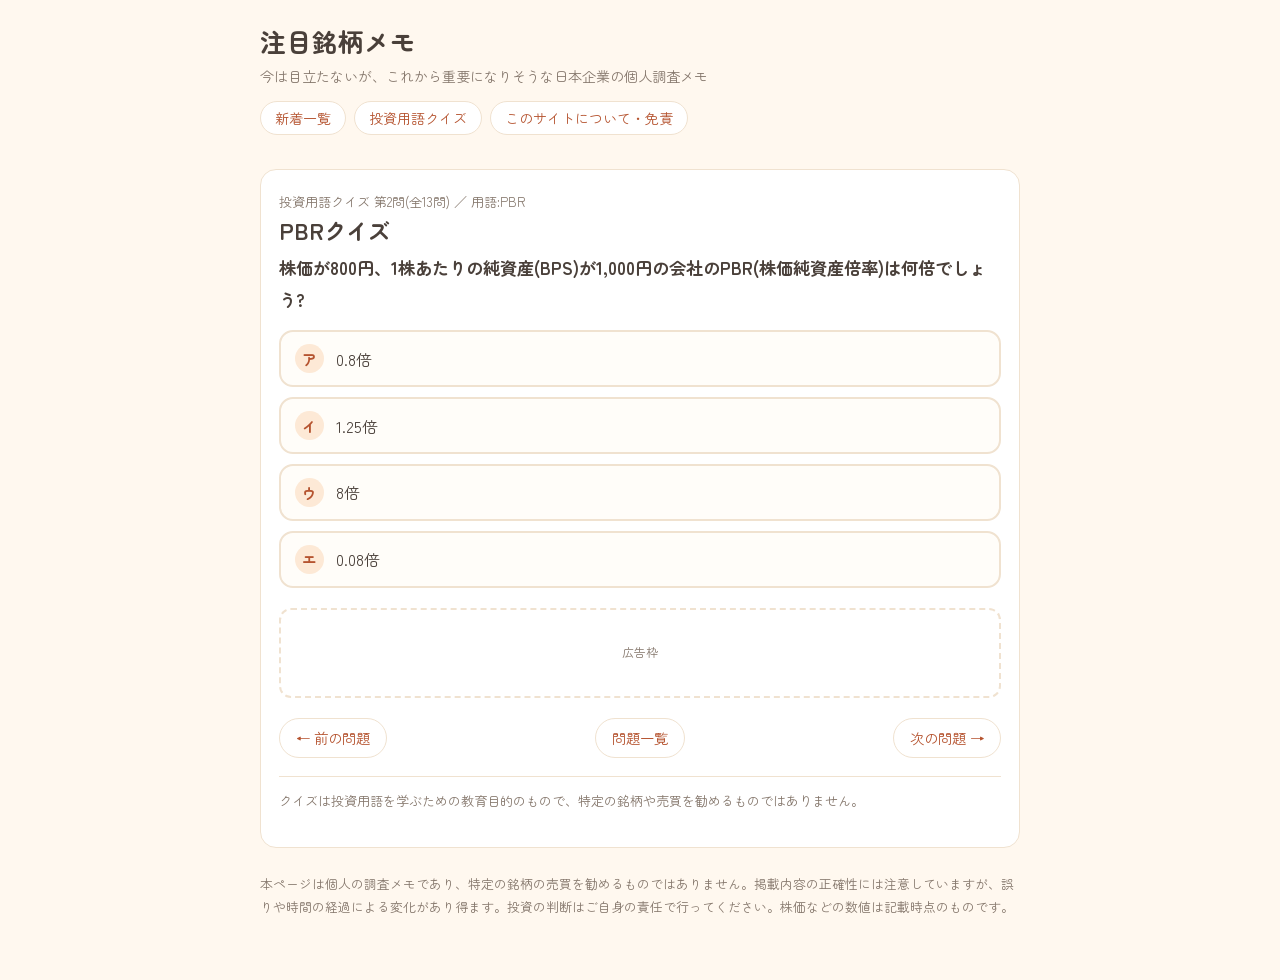
<file: docs/quiz/q02.html>
<!doctype html><html lang="ja"><head><meta charset="utf-8"><meta name="viewport" content="width=device-width,initial-scale=1"><title>PBRクイズ 第2問 | 注目銘柄メモ</title><meta name="description" content="PBRの選択式クイズ。回答後に初心者向けの解説が表示されます。"><link rel="preconnect" href="https://fonts.googleapis.com"><link rel="preconnect" href="https://fonts.gstatic.com" crossorigin><link rel="stylesheet" href="https://fonts.googleapis.com/css2?family=Zen+Maru+Gothic:wght@400;500;700&display=swap"><link rel="stylesheet" href="../style.css"></head><body><div class="wrap"><header><h1><a href="../index.html">注目銘柄メモ</a></h1><p class="tag">今は目立たないが、これから重要になりそうな日本企業の個人調査メモ</p><nav class="links"><a href="../index.html">新着一覧</a><a href="../quiz/index.html">投資用語クイズ</a><a href="../about.html">このサイトについて・免責</a></nav></header><article><div class="note">投資用語クイズ 第2問(全13問) ／ 用語:PBR</div><h2>PBRクイズ</h2><p class="q">株価が800円、1株あたりの純資産(BPS)が1,000円の会社のPBR(株価純資産倍率)は何倍でしょう?</p><div id="quiz" data-answer="0" data-text="0.8倍"><div class="choices"><button type="button" class="choice"><span class="mk">ア</span><span>0.8倍</span></button><button type="button" class="choice"><span class="mk">イ</span><span>1.25倍</span></button><button type="button" class="choice"><span class="mk">ウ</span><span>8倍</span></button><button type="button" class="choice"><span class="mk">エ</span><span>0.08倍</span></button></div><p id="result" class="result" role="status" aria-live="polite"></p><div id="explain" class="explain" hidden><h4>解説</h4><p class="calc">PBR = 株価 ÷ 1株あたり純資産 = 800円 ÷ 1,000円 = 0.8倍</p><h4>初心者向けメモ</h4><p>PBRは「会社の帳簿上の資産に対して、株価が何倍か」を表します。1倍を下回ると、帳簿上の純資産よりも安い値段がついている状態で、「PBR1倍割れ」と呼ばれます。</p><h4>見るときのポイント</h4><p>純資産がそのまま現金で戻ってくるとは限りません。資産の中身や、会社が利益を出せているかも合わせて見ます。</p></div></div><noscript><style>#explain[hidden]{display:block}</style></noscript><aside class="ad" aria-label="広告"><!-- AdSense承認後、ここに広告コードを貼る --><span>広告枠</span></aside><div class="pager"><a href="q01.html">← 前の問題</a><a href="index.html">問題一覧</a><a href="q03.html">次の問題 →</a></div><p class="disc">クイズは投資用語を学ぶための教育目的のもので、特定の銘柄や売買を勧めるものではありません。</p></article><script>(function(){
var box=document.getElementById('quiz'),ans=+box.dataset.answer,txt=box.dataset.text;
var btns=box.querySelectorAll('.choice'),res=document.getElementById('result'),ex=document.getElementById('explain'),done=false;
btns.forEach(function(b,i){b.addEventListener('click',function(){
if(done)return;done=true;
btns.forEach(function(x,j){x.disabled=true;if(j===ans)x.classList.add('right');else if(j===i)x.classList.add('wrong');});
res.textContent=(i===ans)?'正解です!':'おしい! 正解は「'+txt+'」です。';
ex.hidden=false;ex.scrollIntoView({behavior:'smooth',block:'nearest'});
});});
})();</script><footer><p>本ページは個人の調査メモであり、特定の銘柄の売買を勧めるものではありません。掲載内容の正確性には注意していますが、誤りや時間の経過による変化があり得ます。投資の判断はご自身の責任で行ってください。株価などの数値は記載時点のものです。</p></footer></div></body></html>
</file>
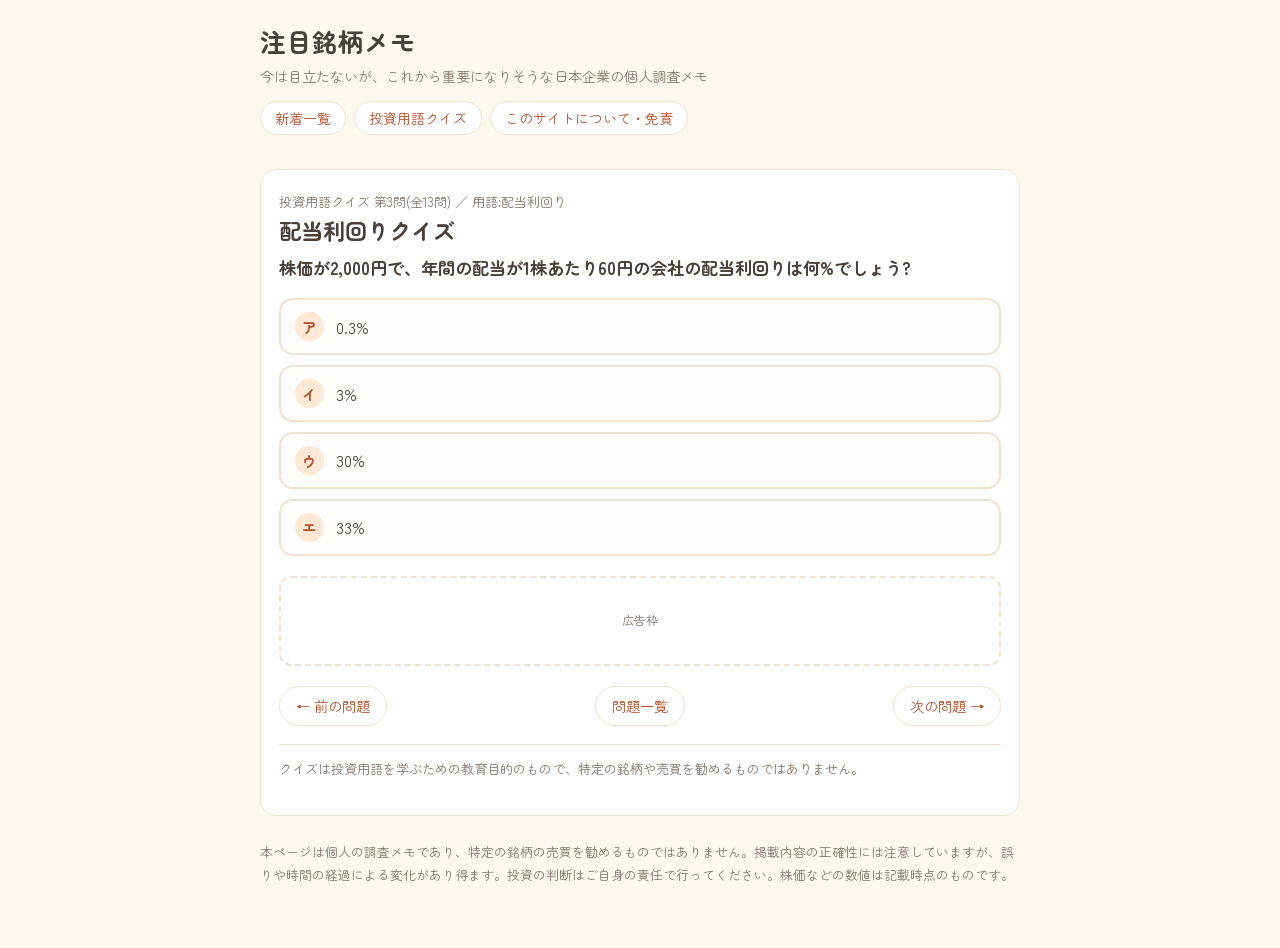
<file: docs/quiz/q03.html>
<!doctype html><html lang="ja"><head><meta charset="utf-8"><meta name="viewport" content="width=device-width,initial-scale=1"><title>配当利回りクイズ 第3問 | 注目銘柄メモ</title><meta name="description" content="配当利回りの選択式クイズ。回答後に初心者向けの解説が表示されます。"><link rel="preconnect" href="https://fonts.googleapis.com"><link rel="preconnect" href="https://fonts.gstatic.com" crossorigin><link rel="stylesheet" href="https://fonts.googleapis.com/css2?family=Zen+Maru+Gothic:wght@400;500;700&display=swap"><link rel="stylesheet" href="../style.css"></head><body><div class="wrap"><header><h1><a href="../index.html">注目銘柄メモ</a></h1><p class="tag">今は目立たないが、これから重要になりそうな日本企業の個人調査メモ</p><nav class="links"><a href="../index.html">新着一覧</a><a href="../quiz/index.html">投資用語クイズ</a><a href="../about.html">このサイトについて・免責</a></nav></header><article><div class="note">投資用語クイズ 第3問(全13問) ／ 用語:配当利回り</div><h2>配当利回りクイズ</h2><p class="q">株価が2,000円で、年間の配当が1株あたり60円の会社の配当利回りは何%でしょう?</p><div id="quiz" data-answer="1" data-text="3%"><div class="choices"><button type="button" class="choice"><span class="mk">ア</span><span>0.3%</span></button><button type="button" class="choice"><span class="mk">イ</span><span>3%</span></button><button type="button" class="choice"><span class="mk">ウ</span><span>30%</span></button><button type="button" class="choice"><span class="mk">エ</span><span>33%</span></button></div><p id="result" class="result" role="status" aria-live="polite"></p><div id="explain" class="explain" hidden><h4>解説</h4><p class="calc">配当利回り = 年間配当 ÷ 株価 × 100 = 60円 ÷ 2,000円 × 100 = 3%</p><h4>初心者向けメモ</h4><p>配当利回りは、株を持っているだけで毎年もらえる配当が、株価に対して何%かを表します。銀行の預金金利のように見られることがありますが、配当は会社の業績しだいで増えたり減ったりします。</p><h4>見るときのポイント</h4><p>利回りが高いときは、「株価が大きく下がったから高く見えているだけ」ではないか、配当が続けられる利益があるかを確認します。</p></div></div><noscript><style>#explain[hidden]{display:block}</style></noscript><aside class="ad" aria-label="広告"><!-- AdSense承認後、ここに広告コードを貼る --><span>広告枠</span></aside><div class="pager"><a href="q02.html">← 前の問題</a><a href="index.html">問題一覧</a><a href="q04.html">次の問題 →</a></div><p class="disc">クイズは投資用語を学ぶための教育目的のもので、特定の銘柄や売買を勧めるものではありません。</p></article><script>(function(){
var box=document.getElementById('quiz'),ans=+box.dataset.answer,txt=box.dataset.text;
var btns=box.querySelectorAll('.choice'),res=document.getElementById('result'),ex=document.getElementById('explain'),done=false;
btns.forEach(function(b,i){b.addEventListener('click',function(){
if(done)return;done=true;
btns.forEach(function(x,j){x.disabled=true;if(j===ans)x.classList.add('right');else if(j===i)x.classList.add('wrong');});
res.textContent=(i===ans)?'正解です!':'おしい! 正解は「'+txt+'」です。';
ex.hidden=false;ex.scrollIntoView({behavior:'smooth',block:'nearest'});
});});
})();</script><footer><p>本ページは個人の調査メモであり、特定の銘柄の売買を勧めるものではありません。掲載内容の正確性には注意していますが、誤りや時間の経過による変化があり得ます。投資の判断はご自身の責任で行ってください。株価などの数値は記載時点のものです。</p></footer></div></body></html>
</file>
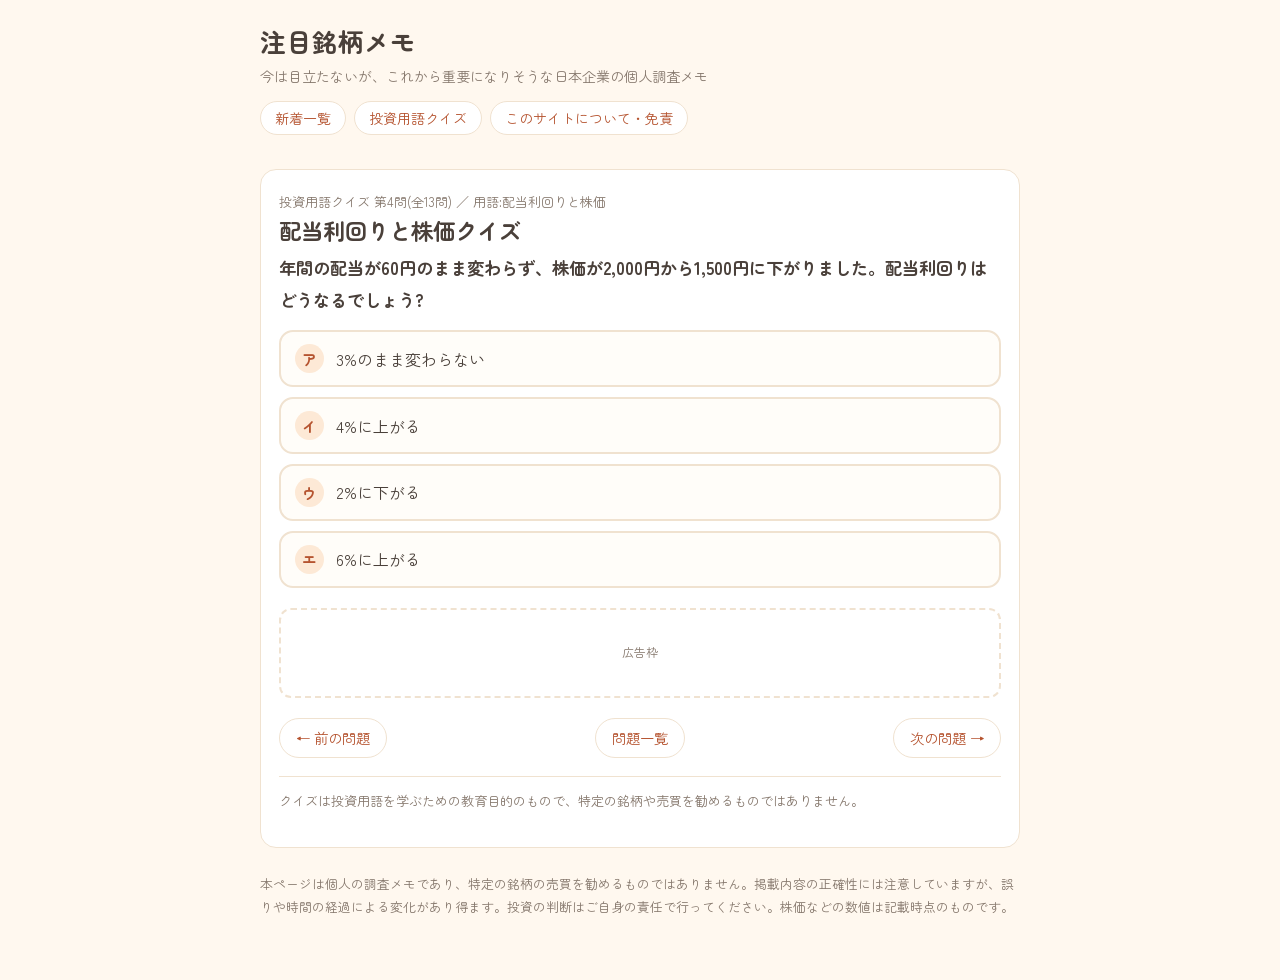
<file: docs/quiz/q04.html>
<!doctype html><html lang="ja"><head><meta charset="utf-8"><meta name="viewport" content="width=device-width,initial-scale=1"><title>配当利回りと株価クイズ 第4問 | 注目銘柄メモ</title><meta name="description" content="配当利回りと株価の選択式クイズ。回答後に初心者向けの解説が表示されます。"><link rel="preconnect" href="https://fonts.googleapis.com"><link rel="preconnect" href="https://fonts.gstatic.com" crossorigin><link rel="stylesheet" href="https://fonts.googleapis.com/css2?family=Zen+Maru+Gothic:wght@400;500;700&display=swap"><link rel="stylesheet" href="../style.css"></head><body><div class="wrap"><header><h1><a href="../index.html">注目銘柄メモ</a></h1><p class="tag">今は目立たないが、これから重要になりそうな日本企業の個人調査メモ</p><nav class="links"><a href="../index.html">新着一覧</a><a href="../quiz/index.html">投資用語クイズ</a><a href="../about.html">このサイトについて・免責</a></nav></header><article><div class="note">投資用語クイズ 第4問(全13問) ／ 用語:配当利回りと株価</div><h2>配当利回りと株価クイズ</h2><p class="q">年間の配当が60円のまま変わらず、株価が2,000円から1,500円に下がりました。配当利回りはどうなるでしょう?</p><div id="quiz" data-answer="1" data-text="4%に上がる"><div class="choices"><button type="button" class="choice"><span class="mk">ア</span><span>3%のまま変わらない</span></button><button type="button" class="choice"><span class="mk">イ</span><span>4%に上がる</span></button><button type="button" class="choice"><span class="mk">ウ</span><span>2%に下がる</span></button><button type="button" class="choice"><span class="mk">エ</span><span>6%に上がる</span></button></div><p id="result" class="result" role="status" aria-live="polite"></p><div id="explain" class="explain" hidden><h4>解説</h4><p class="calc">株価2,000円のとき: 60 ÷ 2,000 = 3%。 株価1,500円のとき: 60 ÷ 1,500 = 4%</p><h4>初心者向けメモ</h4><p>配当が同じなら、株価が下がるほど配当利回りは上がります。逆に、株価が上がると利回りは下がります。</p><h4>見るときのポイント</h4><p>利回りが上がったのは、会社が良くなったからとは限りません。株価が下がったことが理由のときもあります。</p></div></div><noscript><style>#explain[hidden]{display:block}</style></noscript><aside class="ad" aria-label="広告"><!-- AdSense承認後、ここに広告コードを貼る --><span>広告枠</span></aside><div class="pager"><a href="q03.html">← 前の問題</a><a href="index.html">問題一覧</a><a href="q05.html">次の問題 →</a></div><p class="disc">クイズは投資用語を学ぶための教育目的のもので、特定の銘柄や売買を勧めるものではありません。</p></article><script>(function(){
var box=document.getElementById('quiz'),ans=+box.dataset.answer,txt=box.dataset.text;
var btns=box.querySelectorAll('.choice'),res=document.getElementById('result'),ex=document.getElementById('explain'),done=false;
btns.forEach(function(b,i){b.addEventListener('click',function(){
if(done)return;done=true;
btns.forEach(function(x,j){x.disabled=true;if(j===ans)x.classList.add('right');else if(j===i)x.classList.add('wrong');});
res.textContent=(i===ans)?'正解です!':'おしい! 正解は「'+txt+'」です。';
ex.hidden=false;ex.scrollIntoView({behavior:'smooth',block:'nearest'});
});});
})();</script><footer><p>本ページは個人の調査メモであり、特定の銘柄の売買を勧めるものではありません。掲載内容の正確性には注意していますが、誤りや時間の経過による変化があり得ます。投資の判断はご自身の責任で行ってください。株価などの数値は記載時点のものです。</p></footer></div></body></html>
</file>
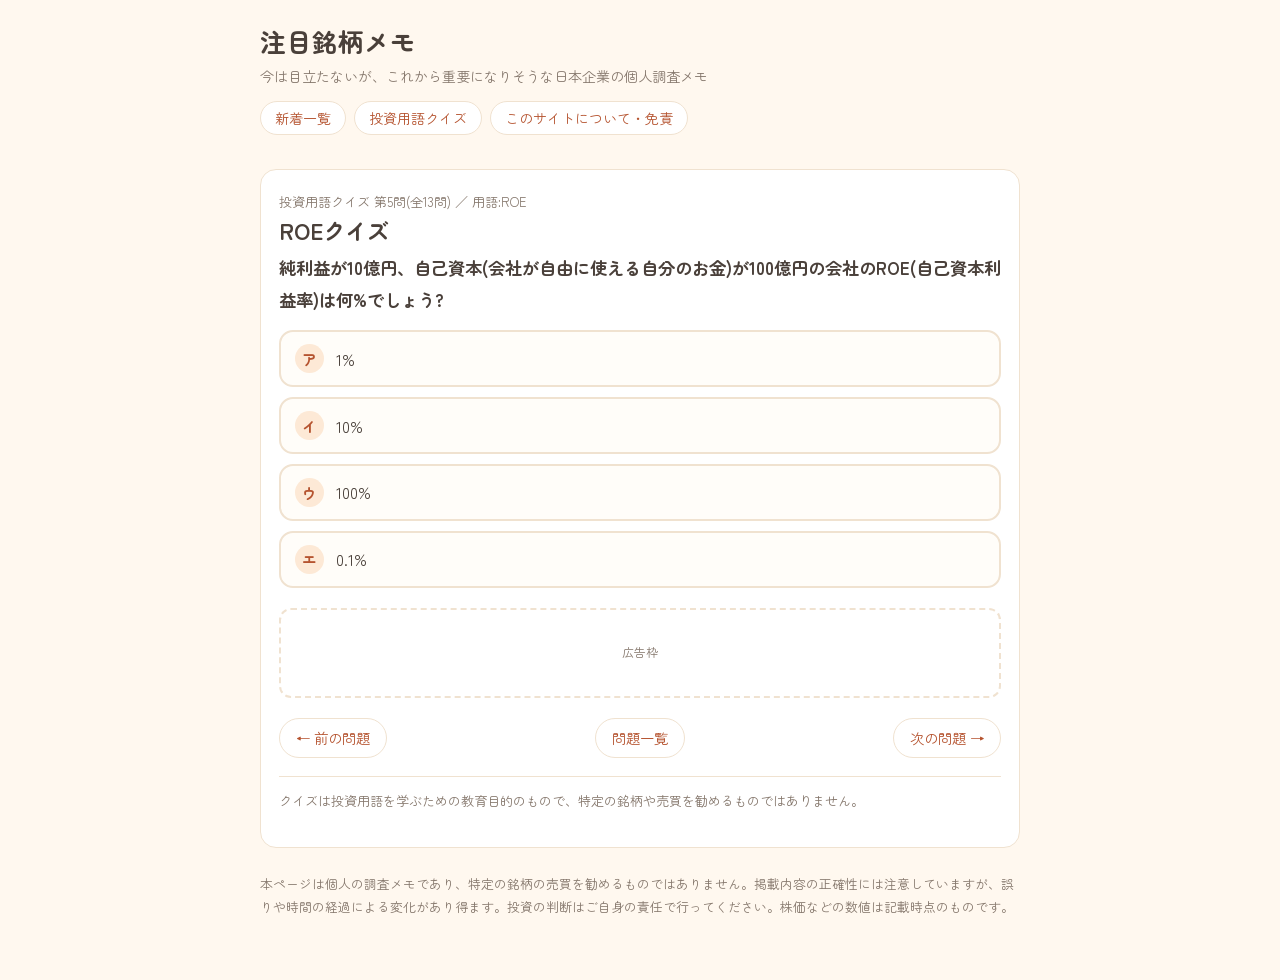
<file: docs/quiz/q05.html>
<!doctype html><html lang="ja"><head><meta charset="utf-8"><meta name="viewport" content="width=device-width,initial-scale=1"><title>ROEクイズ 第5問 | 注目銘柄メモ</title><meta name="description" content="ROEの選択式クイズ。回答後に初心者向けの解説が表示されます。"><link rel="preconnect" href="https://fonts.googleapis.com"><link rel="preconnect" href="https://fonts.gstatic.com" crossorigin><link rel="stylesheet" href="https://fonts.googleapis.com/css2?family=Zen+Maru+Gothic:wght@400;500;700&display=swap"><link rel="stylesheet" href="../style.css"></head><body><div class="wrap"><header><h1><a href="../index.html">注目銘柄メモ</a></h1><p class="tag">今は目立たないが、これから重要になりそうな日本企業の個人調査メモ</p><nav class="links"><a href="../index.html">新着一覧</a><a href="../quiz/index.html">投資用語クイズ</a><a href="../about.html">このサイトについて・免責</a></nav></header><article><div class="note">投資用語クイズ 第5問(全13問) ／ 用語:ROE</div><h2>ROEクイズ</h2><p class="q">純利益が10億円、自己資本(会社が自由に使える自分のお金)が100億円の会社のROE(自己資本利益率)は何%でしょう?</p><div id="quiz" data-answer="1" data-text="10%"><div class="choices"><button type="button" class="choice"><span class="mk">ア</span><span>1%</span></button><button type="button" class="choice"><span class="mk">イ</span><span>10%</span></button><button type="button" class="choice"><span class="mk">ウ</span><span>100%</span></button><button type="button" class="choice"><span class="mk">エ</span><span>0.1%</span></button></div><p id="result" class="result" role="status" aria-live="polite"></p><div id="explain" class="explain" hidden><h4>解説</h4><p class="calc">ROE = 純利益 ÷ 自己資本 × 100 = 10億円 ÷ 100億円 × 100 = 10%</p><h4>初心者向けメモ</h4><p>ROEは、株主から預かったお金を使って、会社がどれだけ効率よく利益を出したかを見る指標です。たとえば、100万円を元手にして1年で10万円もうけたなら、10%です。</p><h4>見るときのポイント</h4><p>借金が多い会社や、自社株買いで自己資本を小さくした会社は、ROEが高く出ることがあります。数字の理由も見ておきます。</p></div></div><noscript><style>#explain[hidden]{display:block}</style></noscript><aside class="ad" aria-label="広告"><!-- AdSense承認後、ここに広告コードを貼る --><span>広告枠</span></aside><div class="pager"><a href="q04.html">← 前の問題</a><a href="index.html">問題一覧</a><a href="q06.html">次の問題 →</a></div><p class="disc">クイズは投資用語を学ぶための教育目的のもので、特定の銘柄や売買を勧めるものではありません。</p></article><script>(function(){
var box=document.getElementById('quiz'),ans=+box.dataset.answer,txt=box.dataset.text;
var btns=box.querySelectorAll('.choice'),res=document.getElementById('result'),ex=document.getElementById('explain'),done=false;
btns.forEach(function(b,i){b.addEventListener('click',function(){
if(done)return;done=true;
btns.forEach(function(x,j){x.disabled=true;if(j===ans)x.classList.add('right');else if(j===i)x.classList.add('wrong');});
res.textContent=(i===ans)?'正解です!':'おしい! 正解は「'+txt+'」です。';
ex.hidden=false;ex.scrollIntoView({behavior:'smooth',block:'nearest'});
});});
})();</script><footer><p>本ページは個人の調査メモであり、特定の銘柄の売買を勧めるものではありません。掲載内容の正確性には注意していますが、誤りや時間の経過による変化があり得ます。投資の判断はご自身の責任で行ってください。株価などの数値は記載時点のものです。</p></footer></div></body></html>
</file>
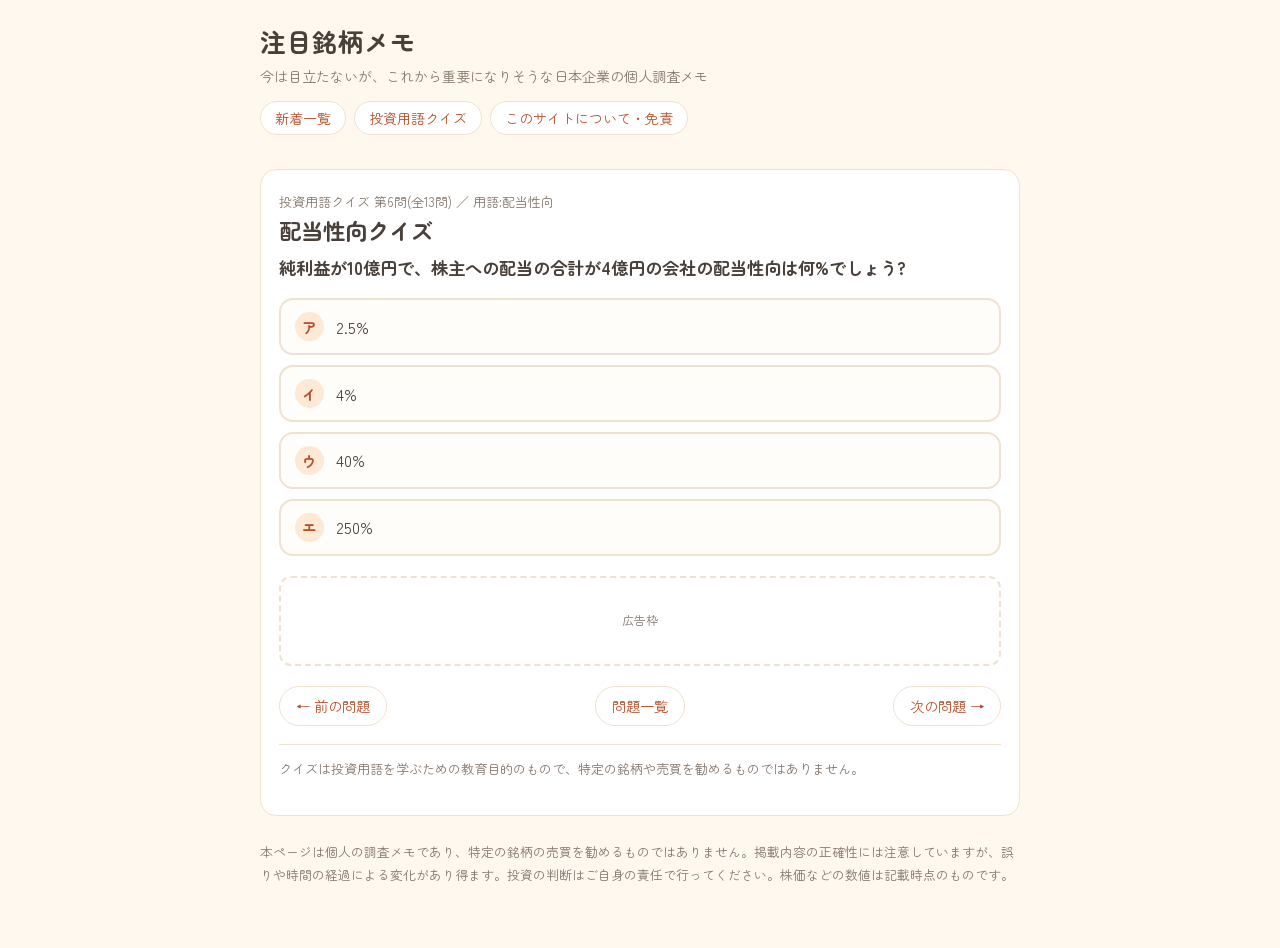
<file: docs/quiz/q06.html>
<!doctype html><html lang="ja"><head><meta charset="utf-8"><meta name="viewport" content="width=device-width,initial-scale=1"><title>配当性向クイズ 第6問 | 注目銘柄メモ</title><meta name="description" content="配当性向の選択式クイズ。回答後に初心者向けの解説が表示されます。"><link rel="preconnect" href="https://fonts.googleapis.com"><link rel="preconnect" href="https://fonts.gstatic.com" crossorigin><link rel="stylesheet" href="https://fonts.googleapis.com/css2?family=Zen+Maru+Gothic:wght@400;500;700&display=swap"><link rel="stylesheet" href="../style.css"></head><body><div class="wrap"><header><h1><a href="../index.html">注目銘柄メモ</a></h1><p class="tag">今は目立たないが、これから重要になりそうな日本企業の個人調査メモ</p><nav class="links"><a href="../index.html">新着一覧</a><a href="../quiz/index.html">投資用語クイズ</a><a href="../about.html">このサイトについて・免責</a></nav></header><article><div class="note">投資用語クイズ 第6問(全13問) ／ 用語:配当性向</div><h2>配当性向クイズ</h2><p class="q">純利益が10億円で、株主への配当の合計が4億円の会社の配当性向は何%でしょう?</p><div id="quiz" data-answer="2" data-text="40%"><div class="choices"><button type="button" class="choice"><span class="mk">ア</span><span>2.5%</span></button><button type="button" class="choice"><span class="mk">イ</span><span>4%</span></button><button type="button" class="choice"><span class="mk">ウ</span><span>40%</span></button><button type="button" class="choice"><span class="mk">エ</span><span>250%</span></button></div><p id="result" class="result" role="status" aria-live="polite"></p><div id="explain" class="explain" hidden><h4>解説</h4><p class="calc">配当性向 = 配当の合計 ÷ 純利益 × 100 = 4億円 ÷ 10億円 × 100 = 40%</p><h4>初心者向けメモ</h4><p>配当性向は、稼いだ利益のうち、どれだけを配当に回したかの割合です。40%なら、残りの6割は会社に残して、将来の投資などに使います。</p><h4>見るときのポイント</h4><p>100%を超えると、利益よりも多い額を配当に回していることになります。その状態が長く続くのは難しいため、減配の可能性も考えます。</p></div></div><noscript><style>#explain[hidden]{display:block}</style></noscript><aside class="ad" aria-label="広告"><!-- AdSense承認後、ここに広告コードを貼る --><span>広告枠</span></aside><div class="pager"><a href="q05.html">← 前の問題</a><a href="index.html">問題一覧</a><a href="q07.html">次の問題 →</a></div><p class="disc">クイズは投資用語を学ぶための教育目的のもので、特定の銘柄や売買を勧めるものではありません。</p></article><script>(function(){
var box=document.getElementById('quiz'),ans=+box.dataset.answer,txt=box.dataset.text;
var btns=box.querySelectorAll('.choice'),res=document.getElementById('result'),ex=document.getElementById('explain'),done=false;
btns.forEach(function(b,i){b.addEventListener('click',function(){
if(done)return;done=true;
btns.forEach(function(x,j){x.disabled=true;if(j===ans)x.classList.add('right');else if(j===i)x.classList.add('wrong');});
res.textContent=(i===ans)?'正解です!':'おしい! 正解は「'+txt+'」です。';
ex.hidden=false;ex.scrollIntoView({behavior:'smooth',block:'nearest'});
});});
})();</script><footer><p>本ページは個人の調査メモであり、特定の銘柄の売買を勧めるものではありません。掲載内容の正確性には注意していますが、誤りや時間の経過による変化があり得ます。投資の判断はご自身の責任で行ってください。株価などの数値は記載時点のものです。</p></footer></div></body></html>
</file>
<file: docs/style.css>
:root{--bg:#fff8ef;--s:#ffffff;--fg:#4a403a;--mu:#85776c;--ln:#f0e2d0;--ac:#b5532f;--acs:#fde9d6;--gr:#e4f2ec;--gr2:#3f7d6b;--r:16px}
*{box-sizing:border-box}
body{margin:0;background:var(--bg);color:var(--fg);font:16px/1.85 "Zen Maru Gothic","Hiragino Maru Gothic ProN","Hiragino Sans","Noto Sans JP",sans-serif;padding:0 16px 48px}
.wrap{max-width:760px;margin:0 auto}
header{padding:24px 0 8px}header a{color:inherit;text-decoration:none}
h1{font-size:1.6rem;line-height:1.35;margin:0;font-weight:700}
.tag{color:var(--mu);font-size:.88rem;margin:4px 0 0}
nav.links{font-size:.88rem;margin:12px 0;display:flex;flex-wrap:wrap;gap:8px}
nav.links a{color:var(--ac);background:var(--s);border:1px solid var(--ln);border-radius:99px;padding:3px 14px;text-decoration:none}
.list{background:var(--s);border:1px solid var(--ln);border-radius:var(--r);overflow:hidden}
.list a{display:grid;grid-template-columns:6rem 1fr;gap:2px 10px;padding:12px 16px;border-top:1px solid var(--ln);color:inherit;text-decoration:none}
.list a:first-child{border-top:0}.list a:hover{background:var(--acs)}
.list .d{color:var(--mu);font-size:.82rem}.list .t{color:var(--mu);font-size:.85rem;grid-column:2}
article,.card{background:var(--s);border:1px solid var(--ln);border-radius:var(--r);padding:20px 18px;margin-top:14px}
article h2{font-size:1.4rem;line-height:1.45;margin:0 0 4px}
article h3{font-size:1.12rem;margin:26px 0 8px;padding:6px 0 0 12px;border-left:5px solid #f3b79a}
article h4{font-size:1rem;margin:18px 0 4px;color:var(--gr2)}
.theme{color:var(--mu);margin:0 0 12px}
.concl{background:var(--acs);border-radius:12px;padding:12px 16px;margin:14px 0}
.stats{display:grid;grid-template-columns:repeat(auto-fit,minmax(7rem,1fr));gap:8px;margin:14px 0}
.stats div{background:var(--gr);border-radius:12px;padding:8px 12px}
.stats dt{font-size:.72rem;color:var(--gr2);margin:0}.stats dd{margin:0;font-weight:700}
.scroll{overflow-x:auto;margin:8px 0}
table{border-collapse:collapse;width:100%;font-size:.88rem}
th,td{border-bottom:1px solid var(--ln);padding:6px 8px;text-align:left;vertical-align:top}
th{color:var(--gr2);white-space:nowrap;background:#f7fbf9}
.note,.src,.disc{font-size:.82rem;color:var(--mu)}
.src a,footer a{color:var(--ac);overflow-wrap:anywhere}
.disc{border-top:1px solid var(--ln);padding-top:12px;margin-top:18px}
.ad{margin:20px 0;min-height:90px;border:2px dashed var(--ln);border-radius:12px;display:flex;align-items:center;justify-content:center;color:var(--mu);font-size:.75rem}
footer{margin-top:24px;font-size:.8rem;color:var(--mu)}
.flow{margin:14px 0;padding:14px;background:#fffdf9;border:1px solid var(--ln);border-radius:var(--r)}
.flow figcaption{font-weight:700;color:var(--gr2);margin-bottom:10px}
.steps{display:flex;flex-direction:column;align-items:stretch;gap:6px}
.box{background:var(--gr);border-radius:14px;padding:10px 14px;flex:1 1 0;min-width:0}
.box b{display:block;font-size:.95rem}.box span{display:block;font-size:.84rem;color:var(--fg);line-height:1.6}
.arrow{display:flex;align-items:center;justify-content:center;gap:8px;color:var(--ac);font-size:.78rem;line-height:1.4;text-align:center}
.arrow .ar::before{content:"\2193";font-size:1.4rem}
.arrow em{font-style:normal;max-width:17em}
.fnote{font-size:.82rem;color:var(--mu);margin:10px 0 0}
@media(min-width:680px){.steps{flex-direction:row;align-items:center}.arrow{flex-direction:column;flex:0 0 6.5em}.arrow em{max-width:none}.box:nth-child(3){flex:1.5 1 0}.arrow .ar::before{content:"\2192"}}
.charts{display:grid;grid-template-columns:repeat(auto-fit,minmax(15rem,1fr));gap:12px;margin:12px 0}
.chart{background:#fffdf9;border:1px solid var(--ln);border-radius:var(--r);padding:10px 12px}
.chart h5{margin:0 0 4px;font-size:.88rem;color:var(--gr2)}
.chart svg{width:100%;height:auto;display:block}
.legend{font-size:.78rem;color:var(--mu);display:flex;gap:12px;flex-wrap:wrap;margin-bottom:2px}
.legend i{display:inline-block;width:.8em;height:.8em;border-radius:3px;margin-right:4px;vertical-align:-1px}
.hbar{display:flex;flex-direction:column;gap:6px;margin-top:6px}
.hbar .row{display:grid;grid-template-columns:10.5em 1fr 3.8em;gap:8px;align-items:center;font-size:.82rem}
.hbar .bar{background:var(--ln);border-radius:99px;height:14px;overflow:hidden}
.hbar .bar i{display:block;height:100%;background:#ef9a78;border-radius:99px}
.hbar .v{text-align:right;font-variant-numeric:tabular-nums}
.chart .cnote{font-size:.74rem;color:var(--mu);margin:4px 0 0}
.q{font-size:1.08rem;font-weight:700;margin:6px 0 14px}
.choices{display:flex;flex-direction:column;gap:10px}
.choice{all:unset;box-sizing:border-box;cursor:pointer;display:flex;gap:12px;align-items:center;background:#fffdf9;border:2px solid var(--ln);border-radius:14px;padding:12px 14px;line-height:1.5}
.choice:hover:not(:disabled){background:var(--acs);border-color:#f3b79a}
.choice:focus-visible{outline:3px solid var(--gr2);outline-offset:2px}
.choice .mk{flex:0 0 2em;height:2em;border-radius:50%;background:var(--acs);color:var(--ac);display:flex;align-items:center;justify-content:center;font-weight:700;font-size:.9rem}
.choice.right{background:var(--gr);border-color:#7db5a3}.choice.right .mk{background:#7db5a3;color:#fff}
.choice.wrong{background:#fdecea;border-color:#e8a29a}.choice.wrong .mk{background:#e8a29a;color:#fff}
.choice:disabled:not(.right):not(.wrong){opacity:.6;cursor:default}
.result{font-weight:700;font-size:1.1rem;margin:14px 0 4px}
.explain{background:var(--gr);border-radius:14px;padding:6px 16px 12px;margin:10px 0}
.explain .calc{background:#fff;border-radius:10px;padding:8px 12px;font-weight:700}
.pager{display:flex;justify-content:space-between;gap:10px;margin-top:16px;flex-wrap:wrap}
.pager a{color:var(--ac);background:var(--s);border:1px solid var(--ln);border-radius:99px;padding:6px 16px;text-decoration:none;font-size:.9rem}
.teaser{display:block;margin-top:14px;padding:14px 18px;background:var(--gr);border-radius:var(--r);color:var(--fg);text-decoration:none}
.teaser b{color:var(--gr2)}
</file>
